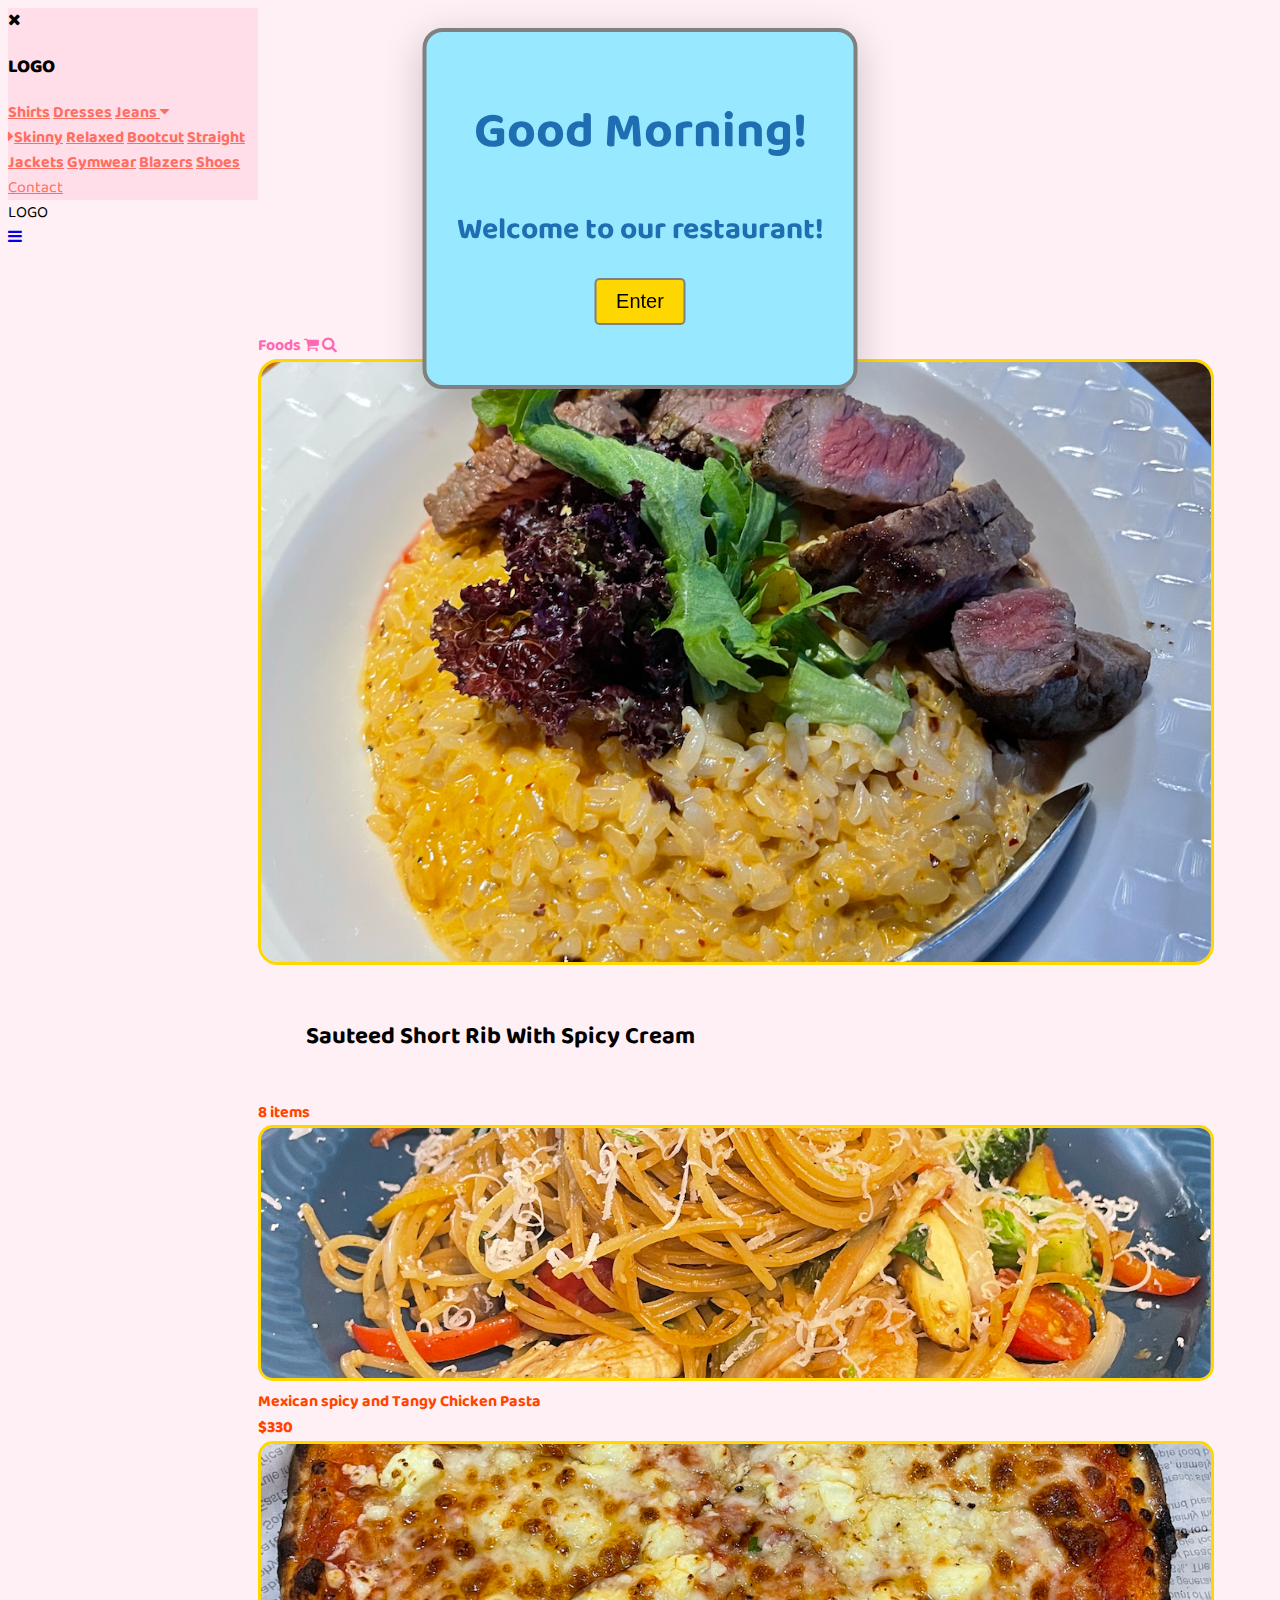
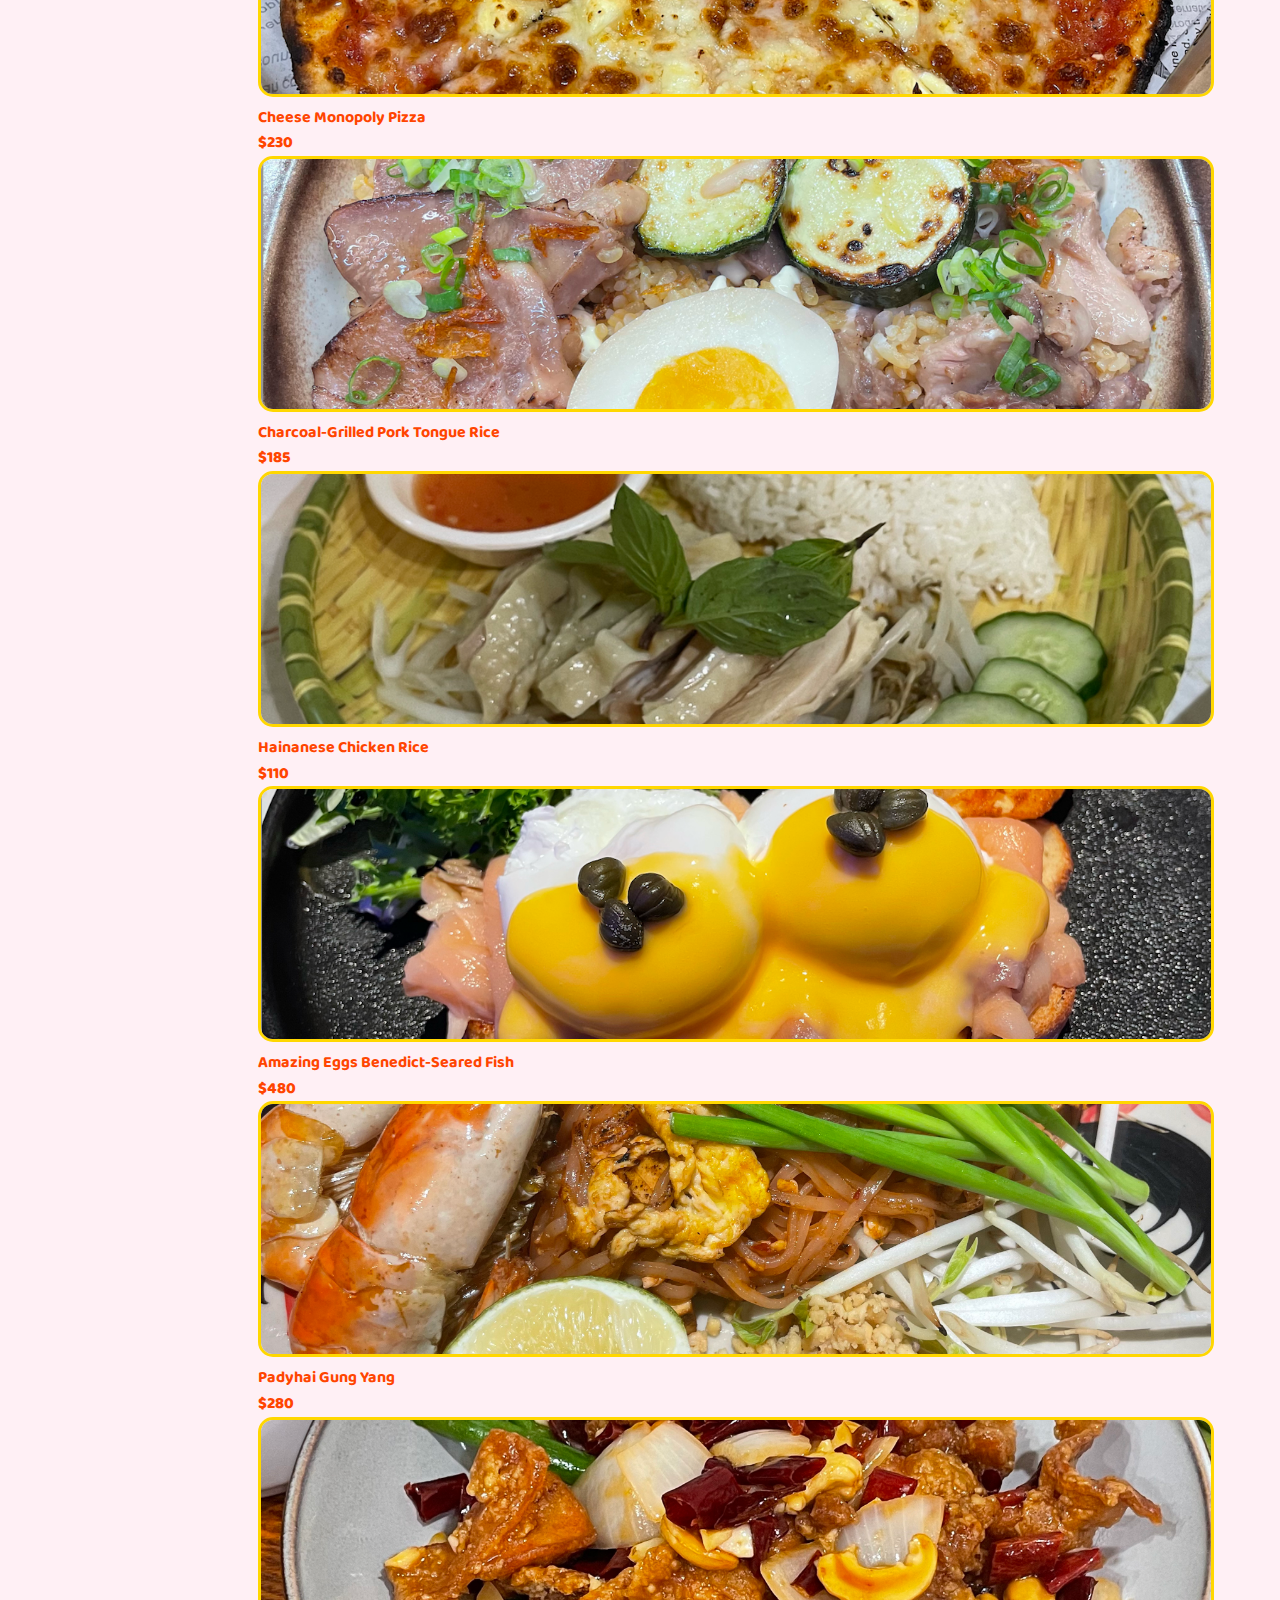
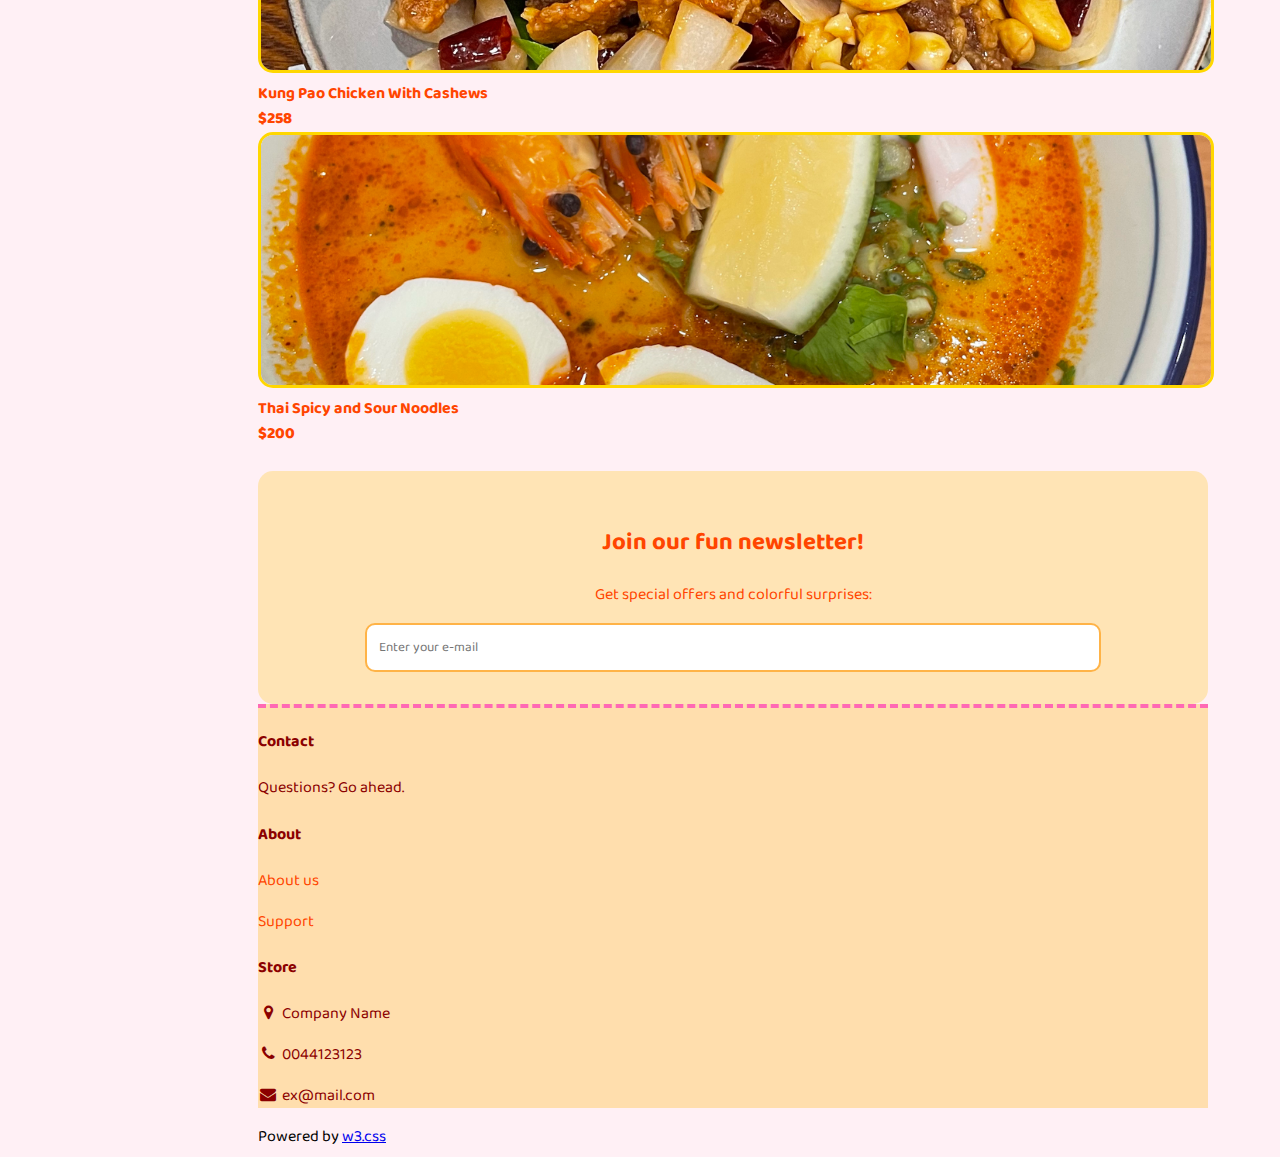
<file: index.html>
<!DOCTYPE html>
  <html>
    <head>
      <title>Kids Food Website</title>
      <meta charset="UTF-8">
      <meta name="viewport" content="width=device-width, initial-scale=1">
      <link rel="stylesheet" href="https://www.w3schools.com/w3css/5/w3.css">
      <link rel="stylesheet" href="https://fonts.googleapis.com/css2?family=Baloo+2:wght@400;700&display=swap">
      <link rel="stylesheet" href="https://cdnjs.cloudflare.com/ajax/libs/font-awesome/4.7.0/css/font-awesome.min.css">
      <link rel="stylesheet" href="newstyle.css">
      <script src="myscript.js" defer></script>
    </head>
    <body class="w3-content" style="max-width:1200px">
      <!--greeting-->
        <div id="greeting">
            <div id="greeting-content">
                <h1 id="greeting1">Good Morning!</h1>
                <h2 id="welcome">Welcome to our restaurant!</h2>
                <button id="enter">Enter</button>
            </div>
        </div>

      <!-- Sidebar/menu -->
        <nav class="w3-sidebar w3-bar-block w3-white w3-collapse w3-top" style="z-index:3;width:250px" id="mySidebar">
        <div class="w3-container w3-display-container w3-padding-16">
          <i onclick="w3_close()" class="fa fa-remove w3-hide-large w3-button w3-display-topright"></i>
          <h3 class="w3-wide"><b>LOGO</b></h3>
        </div>
        <div class="w3-padding-64 w3-large w3-text-grey" style="font-weight:bold">
      <a href="#" class="w3-bar-item w3-button">Shirts</a>
      <a href="#" class="w3-bar-item w3-button">Dresses</a>
      <a onclick="myAccFunc()" href="javascript:void(0)" class="w3-button w3-block w3-white w3-left-align" id="myBtn">
      Jeans <i class="fa fa-caret-down"></i>
      </a>
        <div id="demoAcc" class="w3-bar-block w3-hide w3-padding-large w3-medium">
          <a href="#" class="w3-bar-item w3-button w3-light-grey"><i class="fa fa-caret-right w3-margin-right"></i>Skinny</a>
          <a href="#" class="w3-bar-item w3-button">Relaxed</a>
          <a href="#" class="w3-bar-item w3-button">Bootcut</a>
          <a href="#" class="w3-bar-item w3-button">Straight</a>
        </div>
          <a href="#" class="w3-bar-item w3-button">Jackets</a>
          <a href="#" class="w3-bar-item w3-button">Gymwear</a>
          <a href="#" class="w3-bar-item w3-button">Blazers</a>
          <a href="#" class="w3-bar-item w3-button">Shoes</a>
        </div>
        <a href="#footer" class="w3-bar-item w3-button w3-padding">Contact</a> 
    </nav>

<!-- Top menu on small screens -->
<header class="w3-bar w3-top w3-hide-large w3-black w3-xlarge">
  <div class="w3-bar-item w3-padding-24 w3-wide">LOGO</div>
  <a href="javascript:void(0)" class="w3-bar-item w3-button w3-padding-24 w3-right" onclick="w3_open()"><i class="fa fa-bars"></i></a>
</header>

<!-- Overlay effect -->
<div class="w3-overlay w3-hide-large" onclick="w3_close()" style="cursor:pointer" title="close side menu" id="myOverlay"></div>

<!-- Page content -->
<div class="w3-main" style="margin-left:250px">
  <div class="w3-hide-large" style="margin-top:83px"></div>
  
  <!-- Top header -->
  <header class="w3-container w3-xlarge">
    <p class="w3-left">Foods</p>
    <p class="w3-right">
      <i class="fa fa-shopping-cart w3-margin-right"></i>
      <i class="fa fa-search"></i>
    </p>
  </header>

  <!-- Image header -->
  <div class="w3-display-container w3-container">
    <img src="./3.jpg" alt="Foods" style="width:100%;height: 600px;object-fit: cover; border-radius: 20px;">
    <div class="w3-display-topleft w3-text-white" style="padding:24px 48px">
      <h2 class="w3-jumbo w3-hide-small">Sauteed Short Rib With Spicy Cream</h2>
    </div>
  </div>

  <div class="w3-container w3-text-grey" id="jeans">
    <p>8 items</p>
  </div>
  
  <!-- Product grid -->
  <div class="w3-row">
    <div class="w3-col l3 s6">
      <div class="w3-container">
        <img src="./1.jpg" style="width:100%;height: 250px;object-fit: cover;">
        <p>Mexican spicy and Tangy Chicken Pasta<br><b>$330</b></p>
      </div>
      <div class="w3-container">
        <img src="./7.jpg" style="width:100%;height: 250px;object-fit: cover;">
        <p>Cheese Monopoly Pizza<br><b>$230</b></p>
      </div>
    </div>
    <div class="w3-col l3 s6">
      <div class="w3-container">
        <img src="./5.jpg" style="width:100%;height: 250px;object-fit: cover;">
        <p>Charcoal-Grilled Pork Tongue Rice<br><b>$185</b></p>
      </div>
      <div class="w3-container">
        <img src="./6.jpg" style="width:100%;height: 250px;object-fit: cover;">
        <p>Hainanese Chicken Rice<br><b>$110</b></p>
      </div>
    </div>
    <div class="w3-col l3 s6">
      <div class="w3-container">
        <img src="./8.jpg" style="width:100%;height: 250px;object-fit: cover;">
        <p>Amazing Eggs Benedict-Seared Fish<br><b>$480</b></p>
      </div>
      <div class="w3-container">
        <img src="./4.jpg" style="width:100%;height: 250px;object-fit: cover;">
        <p>Padyhai Gung Yang<br><b>$280</b></p>
      </div>
    </div>
    <div class="w3-col l3 s6">
      <div class="w3-container">
        <img src="./9.jpg" style="width:100%;height: 250px;object-fit: cover;">
        <p>Kung Pao Chicken With Cashews<br><b>$258</b></p>
      </div>
      <div class="w3-container">
        <img src="./2.jpg" style="width:100%;height: 250px;object-fit: cover;">
        <p>Thai Spicy and Sour Noodles<br><b>$200</b></p>
      </div>
    </div>
  </div>

  <!-- Subscribe section (按鈕已移除) -->
  <div class="subscribe-section">
    <h2>Join our fun newsletter!</h2>
    <p>Get special offers and colorful surprises:</p>
    <input type="text" placeholder="Enter your e-mail">
  </div>

  <!-- Footer -->
  <footer class="w3-padding-64 w3-small w3-center" id="footer">
    <div class="w3-row-padding">
      <div class="w3-col s4">
        <h4>Contact</h4>
        <p>Questions? Go ahead.</p>
      </div>
      <div class="w3-col s4">
        <h4>About</h4>
        <p><a href="#">About us</a></p>
        <p><a href="#">Support</a></p>
      </div>
      <div class="w3-col s4 w3-justify">
        <h4>Store</h4>
        <p><i class="fa fa-fw fa-map-marker"></i> Company Name</p>
        <p><i class="fa fa-fw fa-phone"></i> 0044123123</p>
        <p><i class="fa fa-fw fa-envelope"></i> ex@mail.com</p>
      </div>
    </div>
  </footer>

  <div class="w3-black w3-center w3-padding-24">Powered by <a href="https://www.w3schools.com/w3css/default.asp" class="w3-hover-opacity">w3.css</a></div>
</div>
</body>
</html>
</file>
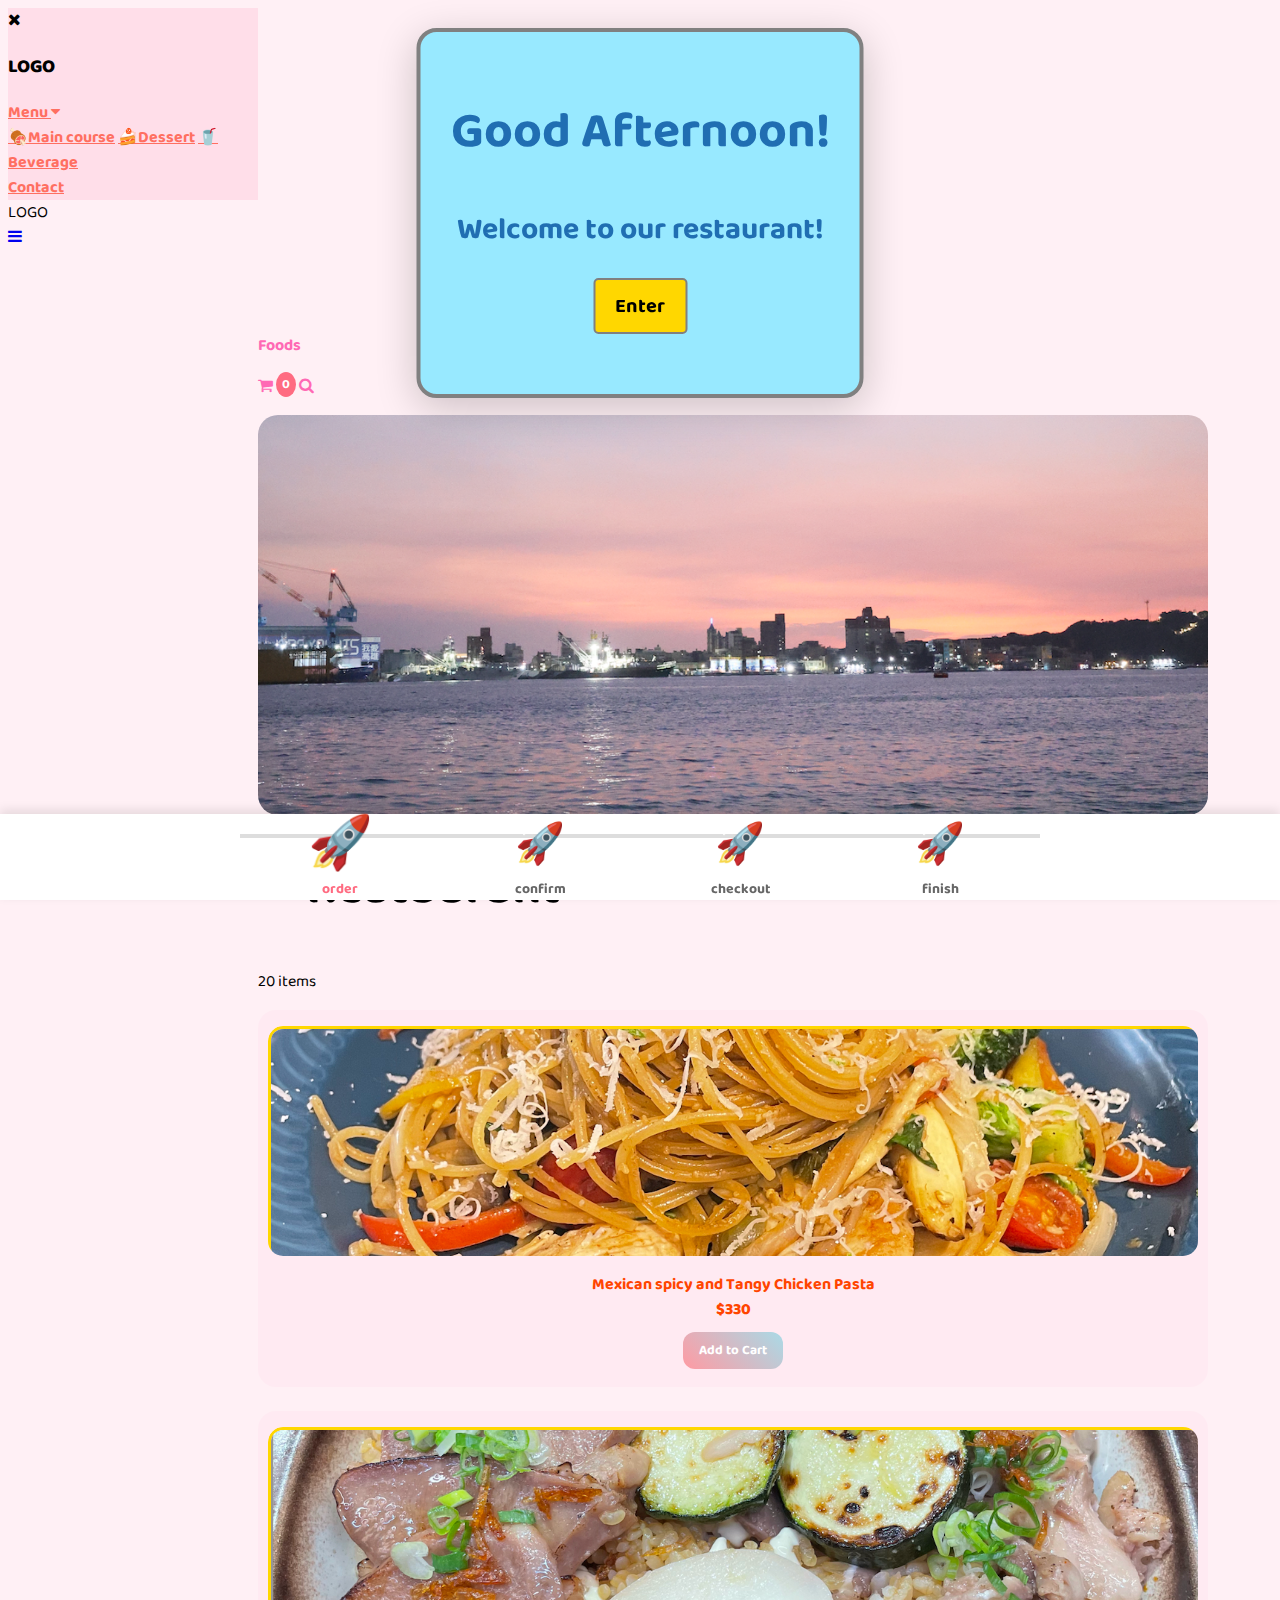
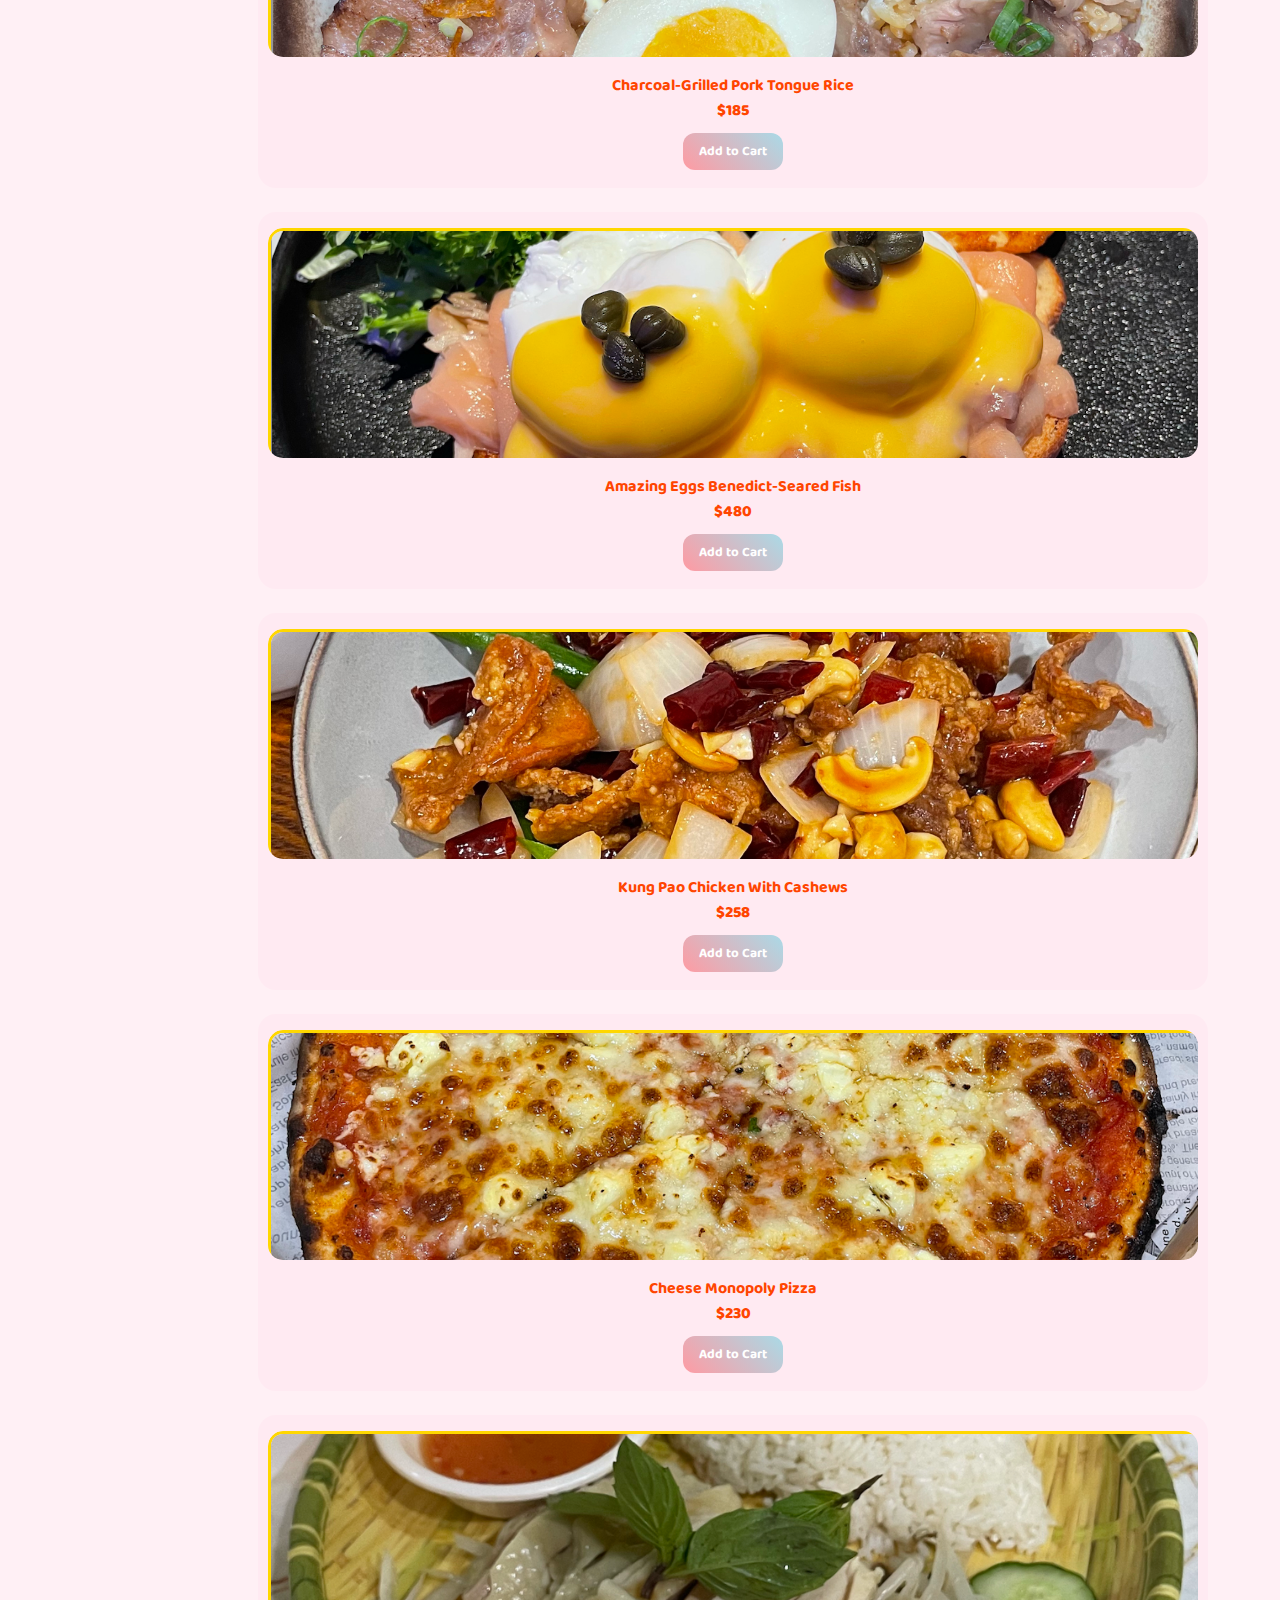
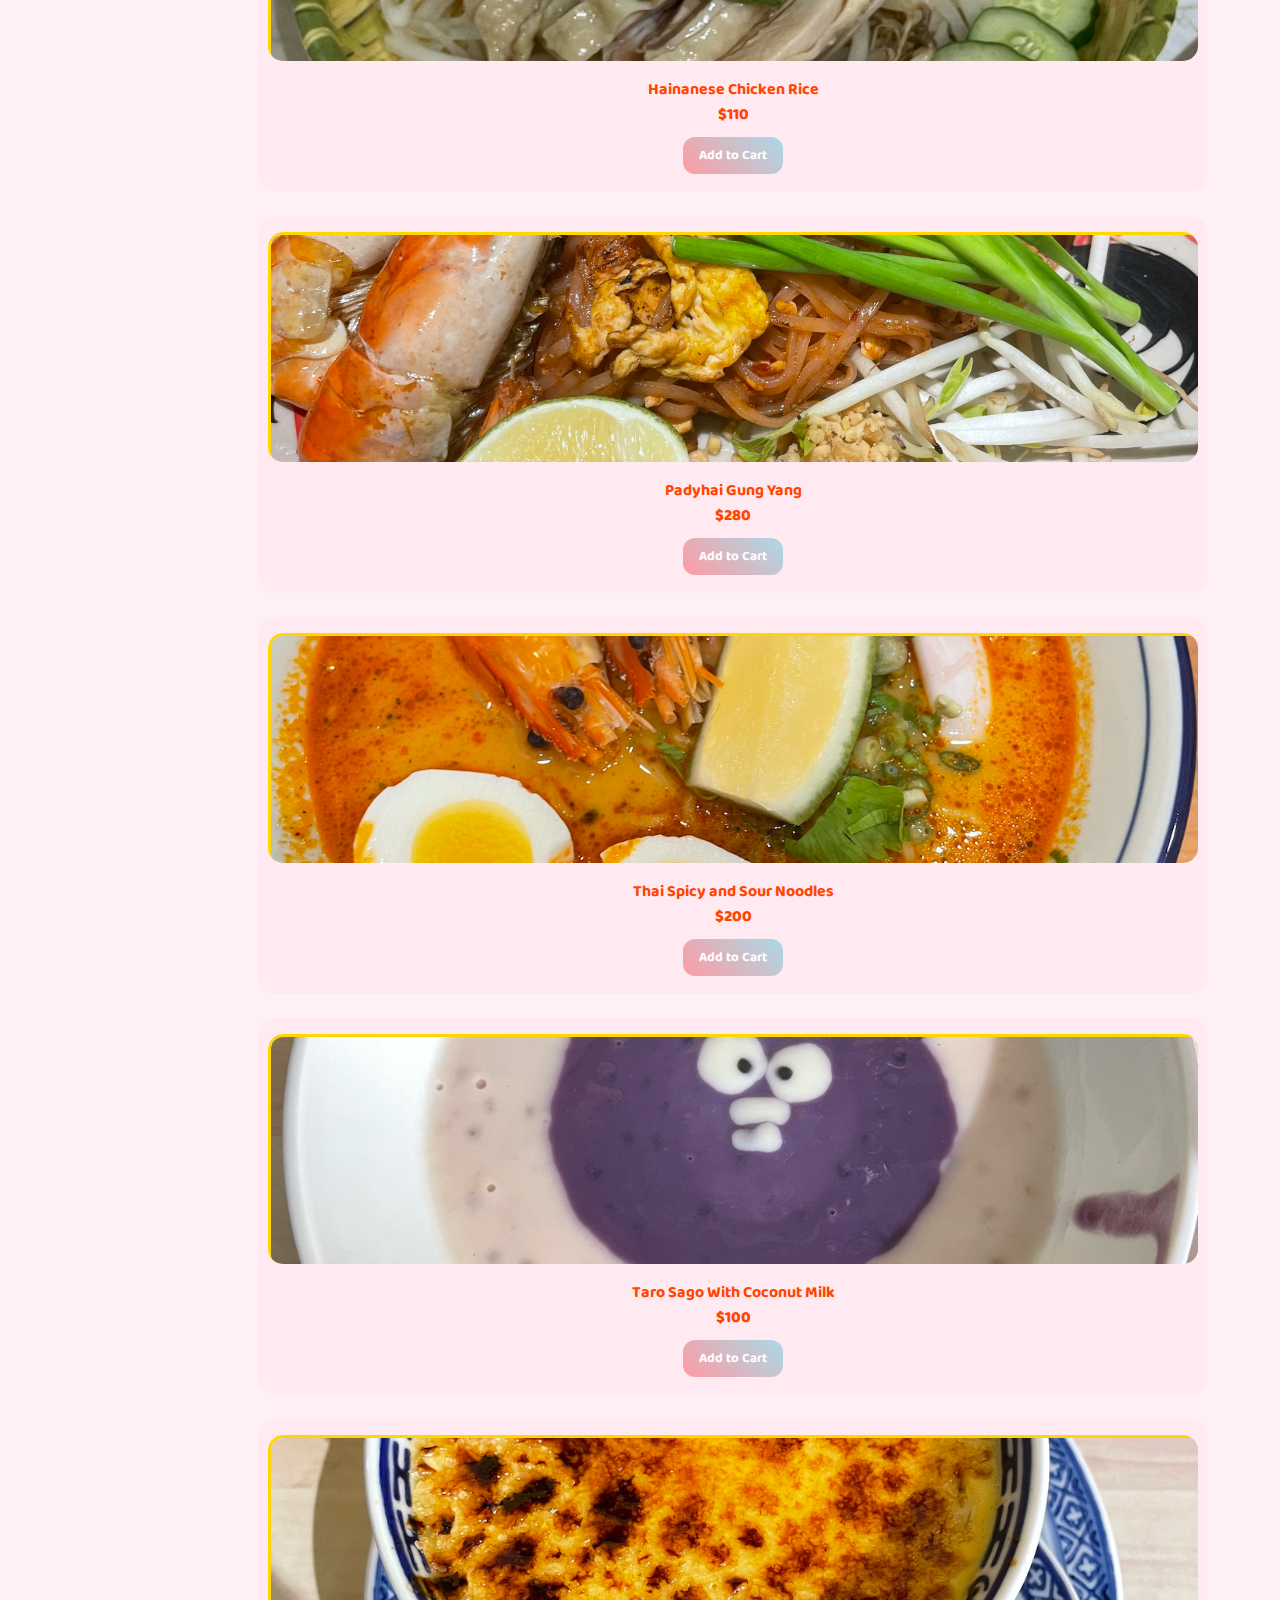
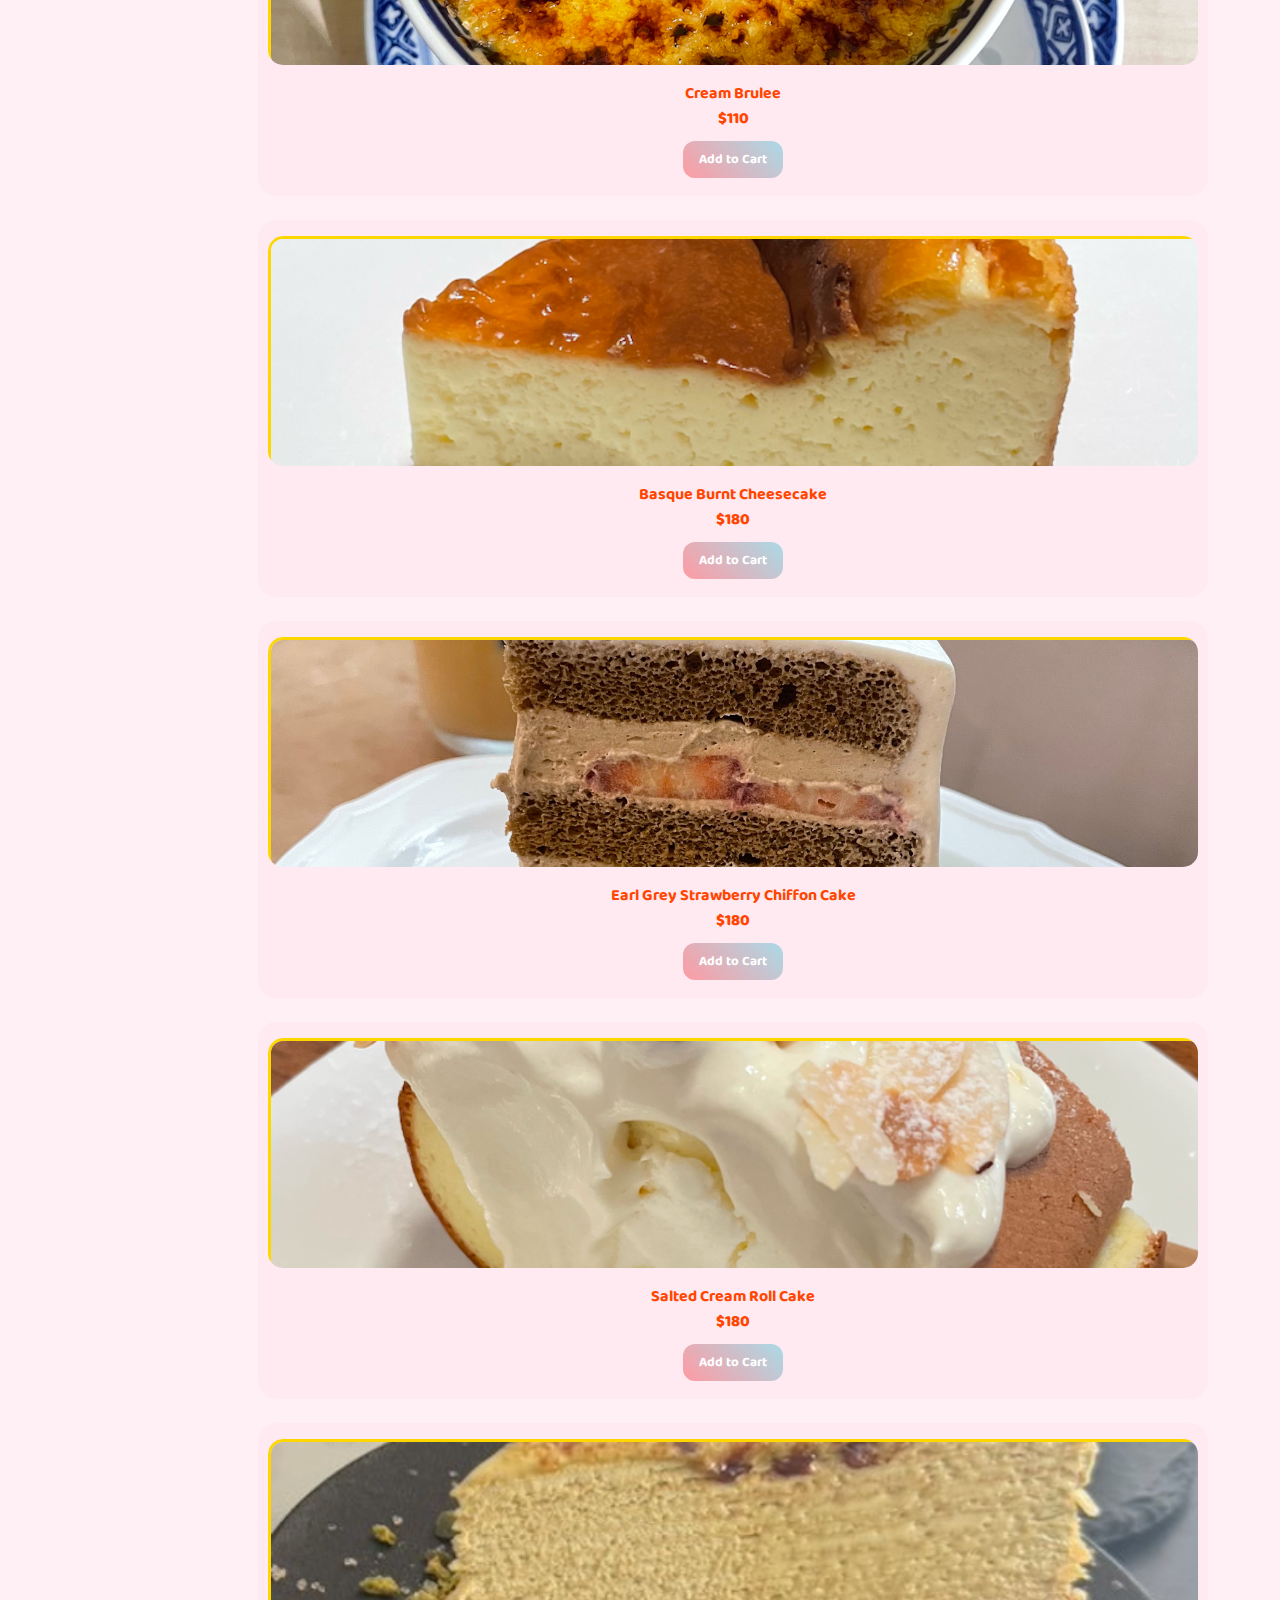
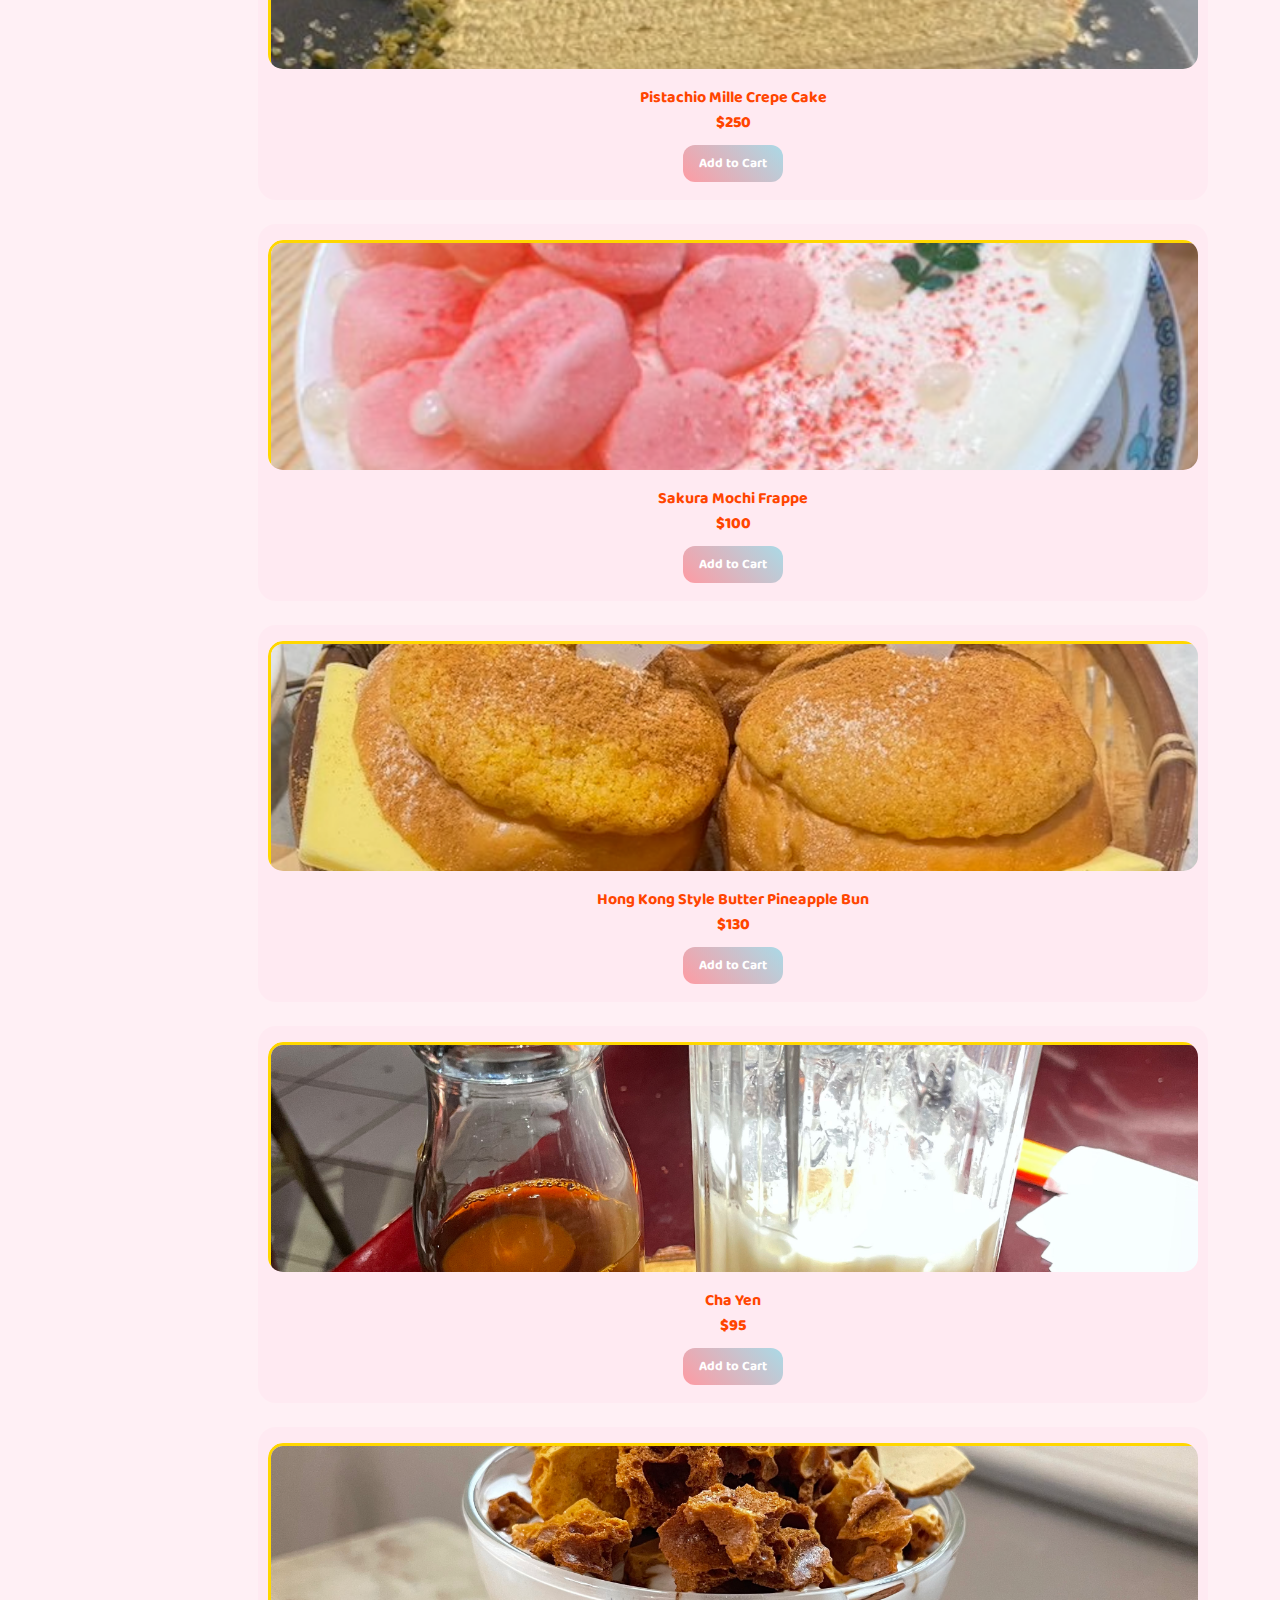
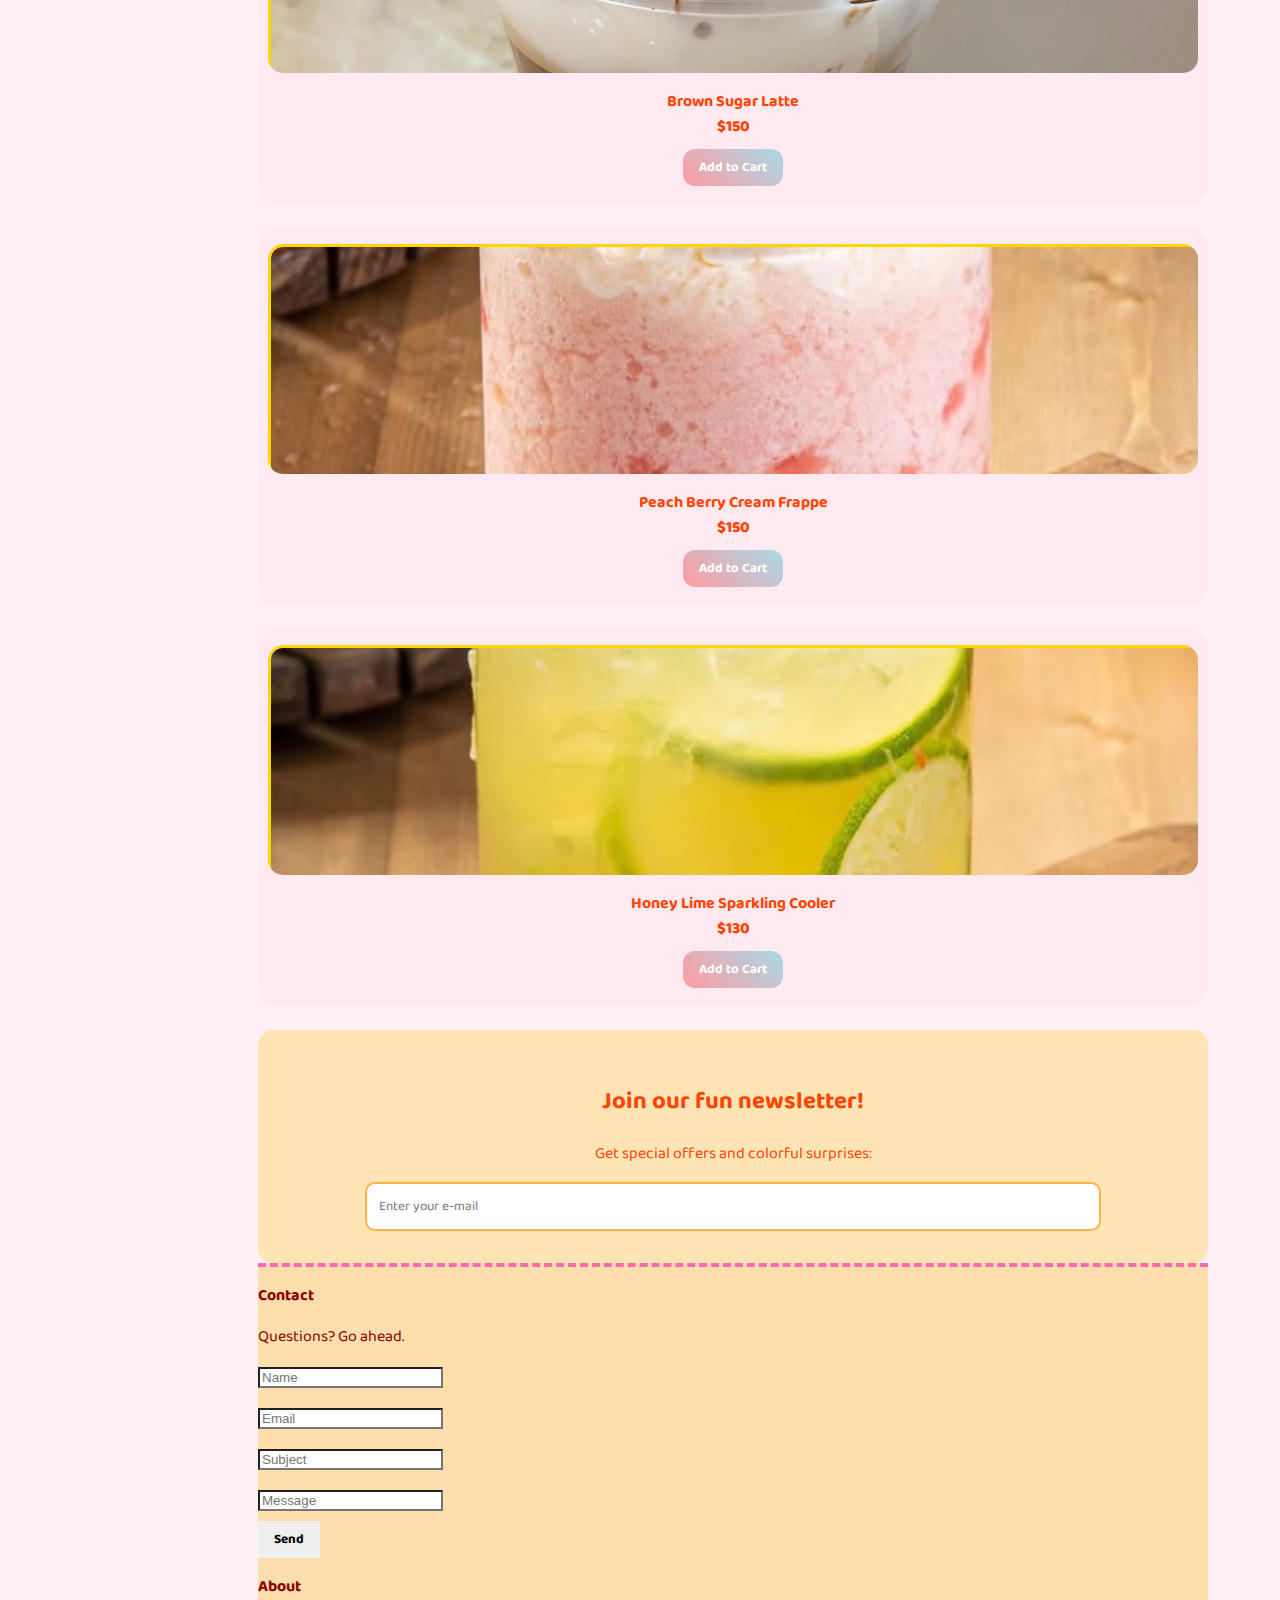
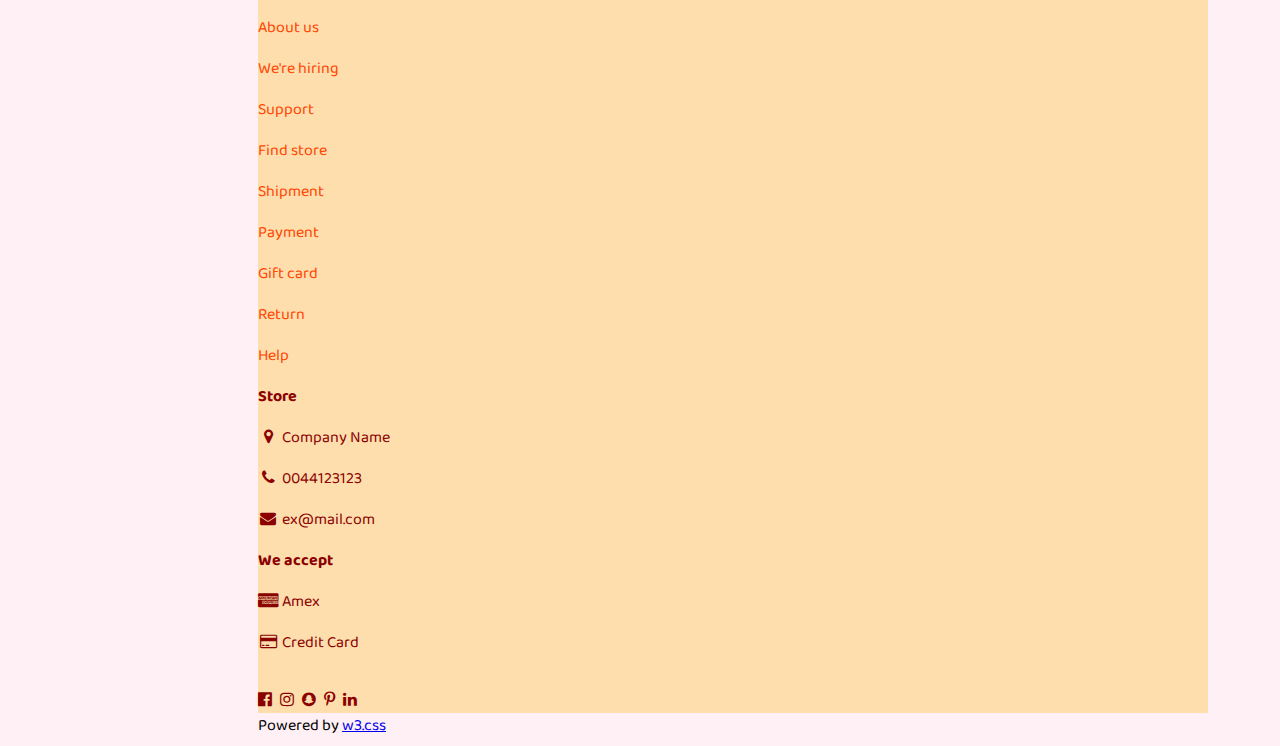
<file: final .html>
<!DOCTYPE html>
<html>
<head>
  <title>Kids Food Website</title>
  <meta charset="UTF-8">
  <meta name="viewport" content="width=device-width, initial-scale=1">
  <link rel="stylesheet" href="https://www.w3schools.com/w3css/5/w3.css">
  <link rel="stylesheet" href="https://fonts.googleapis.com/css2?family=Baloo+2:wght@400;700&display=swap">
  <link rel="stylesheet" href="https://cdnjs.cloudflare.com/ajax/libs/font-awesome/4.7.0/css/font-awesome.min.css">
</head>
<body class="w3-content" style="max-width:1200px">

<!-- Greeting -->
<div id="greeting">
    <h1 id="greeting1">Good Morning!</h1>
    <h2 id="welcome">Welcome to our restaurant!</h2>
    <button id="enter">Enter</button>
</div>

<!-- Sidebar -->
<nav class="w3-sidebar w3-bar-block w3-white w3-collapse w3-top"
     style="z-index:3;width:250px" id="mySidebar">
  <div class="w3-container w3-display-container w3-padding-16">
    <i onclick="w3_close()" class="fa fa-remove w3-hide-large w3-button w3-display-topright"></i>
    <h3 class="w3-wide"><b>LOGO</b></h3>
  </div>
  <div class="w3-padding-64 w3-large w3-text-grey" style="font-weight:bold">
    <!--<a href="#" class="w3-bar-item w3-button">Shirts</a>
    <a href="#" class="w3-bar-item w3-button">Dresses</a>-->
    <a onclick="myAccFunc()" href="javascript:void(0)"
       class="w3-button w3-block w3-white w3-left-align" id="myBtn">
      Menu <i class="fa fa-caret-down"></i>
    </a>
    <div id="demoAcc" class="w3-bar-block w3-hide w3-padding-large w3-medium">
      <a href="#maincourse" class="w3-bar-item w3-button ">🍖Main course</a>
      <a href="#dessert" class="w3-bar-item w3-button">🍰Dessert</a>
      <a href="#beverage" class="w3-bar-item w3-button">🥤Beverage</a>
     </div> 
    <a href="#footer" class="w3-button w3-block w3-white w3-left-align">Contact</a>
</nav>

<!-- Top bar (mobile) -->
<header class="w3-bar w3-top w3-hide-large w3-black w3-xlarge">
  <div class="w3-bar-item w3-padding-24 w3-wide">LOGO</div>
  <a href="javascript:void(0)"
     class="w3-bar-item w3-button w3-padding-24 w3-right"
     onclick="w3_open()"><i class="fa fa-bars"></i></a>
</header>

<div class="w3-overlay w3-hide-large" onclick="w3_close()" style="cursor:pointer"
     title="close side menu" id="myOverlay"></div>

<!-- Main content -->
<div class="w3-main" style="margin-left:250px">
  <div class="w3-hide-large" style="margin-top:83px"></div>

  <header class="w3-container w3-xlarge">
    <p class="w3-left">Foods</p>
    <p class="w3-right">
      <i class="fa fa-shopping-cart w3-margin-right" id="cartIcon"></i>
      <span id="cartCountBadge">0</span>
      <i class="fa fa-search " id="searchIcon"></i>
    </p>
  </header>
<div class="w3-display-container w3-container">
  
  <img src="./22.jpg" alt="Foods"
       style="width:100%;height:400px;object-fit:cover;border-radius:20px;">
  <div class="w3-display-topleft w3-text-white"
       style="padding:24px 48px;">
        <h2 id="heroTitle"
        style="white-space:nowrap;font-size:clamp(24px,4vw,55px);margin:0;">
      Restaurant
    </h2>
  </div>
</div>

<div class="w3-container w3-text-grey">
  <p>20 items</p>
</div>

  <!-- Main course -->
  <section class="w3-row-padding" id="maincourse">
    <!-- 1 -->
    <div class="w3-col l3 s6">
      <div class="w3-container">
        <div class="menu-card">
          <div class="menu-card-inner">
            <div class="card-front">
              <img src="./1.jpg" alt="">
              <div class="hover-card"><span>Click Me!</span></div>
            </div>
            <div class="card-back"><p>This pasta is a little spicy and very yummy! The chicken dances with tasty sauce. 🌶️💃</p></div>
          </div>
        </div>
        <p>Mexican spicy and Tangy Chicken Pasta<br><b>$330</b></p>
        <button class="add-btn" data-name="Mexican spicy and Tangy Chicken Pasta" data-price="330" data-img="./1.jpg">Add to Cart</button>
      </div>
    </div>
    <!-- 2 -->
    <div class="w3-col l3 s6">
      <div class="w3-container">
        <div class="menu-card">
          <div class="menu-card-inner">
            <div class="card-front">
              <img src="./5.jpg" alt="">
              <div class="hover-card"><span>Click Me!</span></div>
            </div>
            <div class="card-back"><p>Smoky rice with soft pork — it smells so good! 🔥🍚</p></div>
          </div>
        </div>
        <p>Charcoal-Grilled Pork Tongue Rice<br><b>$185</b></p>
        <button class="add-btn" data-name="Charcoal-Grilled Pork Tongue Rice" data-price="185" data-img="./5.jpg">Add to Cart</button>
      </div>
    </div>
    <!-- 3 -->
    <div class="w3-col l3 s6">
      <div class="w3-container">
        <div class="menu-card">
          <div class="menu-card-inner">
            <div class="card-front">
              <img src="./8.jpg" alt="">
              <div class="hover-card"><span>Click Me!</span></div>
            </div>
            <div class="card-back"><p>Eggs and fish on toast! So soft and creamy. 🍳🐠</p></div>
          </div>
        </div>
        <p>Amazing Eggs Benedict-Seared Fish<br><b>$480</b></p>
        <button class="add-btn" data-name="Amazing Eggs Benedict-Seared Fish" data-price="480" data-img="./8.jpg">Add to Cart</button>
      </div>
    </div>
    <!-- 4 -->
    <div class="w3-col l3 s6">
      <div class="w3-container">
        <div class="menu-card">
          <div class="menu-card-inner">
            <div class="card-front">
              <img src="./9.jpg" alt="">
              <div class="hover-card"><span>Click Me!</span></div>
            </div>
            <div class="card-back"><p>Crunchy nuts and sweet chicken — a happy bite every time! 🥢</p></div>
          </div>
        </div>
        <p>Kung Pao Chicken With Cashews<br><b>$258</b></p>
        <button class="add-btn" data-name="Kung Pao Chicken With Cashews" data-price="258" data-img="./9.jpg">Add to Cart</button>
      </div>
    </div>
    <!-- 5 -->
    <div class="w3-col l3 s6">
      <div class="w3-container">
        <div class="menu-card">
          <div class="menu-card-inner">
            <div class="card-front">
              <img src="./7.jpg" alt="">
              <div class="hover-card"><span>Click Me!</span></div>
            </div>
            <div class="card-back"><p>So much cheese! It’s melty, stretchy, and super fun! 🧀😋</p></div>
          </div>
        </div>
        <p>Cheese Monopoly Pizza<br><b>$230</b></p>
        <button class="add-btn" data-name="Cheese Monopoly Pizza" data-price="230" data-img="./7.jpg">Add to Cart</button>
      </div>
    </div>
    <!-- 6 -->
    <div class="w3-col l3 s6">
      <div class="w3-container">
        <div class="menu-card">
          <div class="menu-card-inner">
            <div class="card-front">
              <img src="./6.jpg" alt="">
              <div class="hover-card"><span>Click Me!</span></div>
            </div>
            <div class="card-back"><p>Soft chicken and yummy rice — warm and cozy! 🍚💛</p></div>
          </div>
        </div>
        <p>Hainanese Chicken Rice<br><b>$110</b></p>
        <button class="add-btn" data-name="Hainanese Chicken Rice" data-price="110" data-img="./6.jpg">Add to Cart</button>
      </div>
    </div>
    <!-- 7 -->
    <div class="w3-col l3 s6">
      <div class="w3-container">
        <div class="menu-card">
          <div class="menu-card-inner">
            <div class="card-front">
              <img src="./4.jpg" alt="">
              <div class="hover-card"><span>Click Me!</span></div>
            </div>
            <div class="card-back"><p>Noodles, shrimp, and peanuts — what a tasty mix! 🍤🍜</p></div>
          </div>
        </div>
        <p>Padyhai Gung Yang<br><b>$280</b></p>
        <button class="add-btn" data-name="Padyhai Gung Yang" data-price="280" data-img="./4.jpg">Add to Cart</button>
      </div>
    </div>
    <!-- 8 -->
    <div class="w3-col l3 s6">
      <div class="w3-container">
        <div class="menu-card">
          <div class="menu-card-inner">
            <div class="card-front">
              <img src="./2.jpg" alt="">
              <div class="hover-card"><span>Click Me!</span></div>
            </div>
            <div class="card-back"><p>A little sour, a little spicy — and full of fun! 🍋🔥</p></div>
          </div>
        </div>
        <p>Thai Spicy and Sour Noodles<br><b>$200</b></p>
        <button class="add-btn" data-name="Thai Spicy and Sour Noodles" data-price="200" data-img="./2.jpg">Add to Cart</button>
      </div>
    </div>
  </section>

  <!-- Dessert -->
  <section class="w3-row-padding" id="dessert">
    <!-- 9 -->
    <div class="w3-col l3 s6">
      <div class="w3-container">
        <div class="menu-card">
          <div class="menu-card-inner">
            <div class="card-front">
              <img src="./10.jpg" alt="">
              <div class="hover-card"><span>Click Me!</span></div>
            </div>
            <div class="card-back"><p>Sweet purple taro in creamy milk — soft and happy! 💜🥛</p></div>
          </div>
        </div>
        <p>Taro Sago With Coconut Milk<br><b>$100</b></p>
        <button class="add-btn" data-name="Taro Sago With Coconut Milk" data-price="100" data-img="./10.jpg">Add to Cart</button>
      </div>
    </div>
    <!-- 10 -->
    <div class="w3-col l3 s6">
      <div class="w3-container">
        <div class="menu-card">
          <div class="menu-card-inner">
            <div class="card-front">
              <img src="./11.jpg" alt="">
              <div class="hover-card"><span>Click Me!</span></div>
            </div>
            <div class="card-back"><p>Crunch on top, soft inside — like magic sugar! ✨</p></div>
          </div>
        </div>
        <p>Cream Brulee<br><b>$110</b></p>
        <button class="add-btn" data-name="Cream Brulee" data-price="110" data-img="./11.jpg">Add to Cart</button>
      </div>
    </div>
    <!-- 11 -->
    <div class="w3-col l3 s6">
      <div class="w3-container">
        <div class="menu-card">
          <div class="menu-card-inner">
            <div class="card-front">
              <img src="./12.jpg" alt="">
              <div class="hover-card"><span>Click Me!</span></div>
            </div>
            <div class="card-back"><p>A little burnt, a lot yummy! 🧀🔥</p></div>
          </div>
        </div>
        <p>Basque Burnt Cheesecake<br><b>$180</b></p>
        <button class="add-btn" data-name="Basque Burnt Cheesecake" data-price="180" data-img="./12.jpg">Add to Cart</button>
      </div>
    </div>
    <!-- 12 -->
    <div class="w3-col l3 s6">
      <div class="w3-container">
        <div class="menu-card">
          <div class="menu-card-inner">
            <div class="card-front">
              <img src="./15.jpg" alt="">
              <div class="hover-card"><span>Click Me!</span></div>
            </div>
            <div class="card-back"><p>Fluffy cake with tea and strawberries — so pretty! ☁️</p></div>
          </div>
        </div>
        <p>Earl Grey Strawberry Chiffon Cake<br><b>$180</b></p>
        <button class="add-btn" data-name="Earl Grey Strawberry Chiffon Cake" data-price="180" data-img="./15.jpg">Add to Cart</button>
      </div>
    </div>
    <!-- 13 -->
    <div class="w3-col l3 s6">
      <div class="w3-container">
        <div class="menu-card">
          <div class="menu-card-inner">
            <div class="card-front">
              <img src="./17.jpg" alt="">
              <div class="hover-card"><span>Click Me!</span></div>
            </div>
            <div class="card-back"><p>Soft cake roll with sweet cream — yum yum! 🍰💛</p></div>
          </div>
        </div>
        <p>Salted Cream Roll Cake<br><b>$180</b></p>
        <button class="add-btn" data-name="Salted Cream Roll Cake" data-price="180" data-img="./17.jpg">Add to Cart</button>
      </div>
    </div>
    <!-- 14 -->
    <div class="w3-col l3 s6">
      <div class="w3-container">
        <div class="menu-card">
          <div class="menu-card-inner">
            <div class="card-front">
              <img src="./20.jpg" alt="">
              <div class="hover-card"><span>Click Me!</span></div>
            </div>
            <div class="card-back"><p>Many thin cakes stacked tall — like a yummy tower! 🎂💚</p></div>
          </div>
        </div>
        <p>Pistachio Mille Crepe Cake<br><b>$250</b></p>
        <button class="add-btn" data-name="Pistachio Mille Crepe Cake" data-price="250" data-img="./20.jpg">Add to Cart</button>
      </div>
    </div>
    <!-- 15 -->
    <div class="w3-col l3 s6">
      <div class="w3-container">
        <div class="menu-card">
          <div class="menu-card-inner">
            <div class="card-front">
              <img src="./19.jpg" alt="">
              <div class="hover-card"><span>Click Me!</span></div>
            </div>
            <div class="card-back"><p>Pink drink with mochi bits — tastes like spring! 🌸🥤</p></div>
          </div>
        </div>
        <p>Sakura Mochi Frappe<br><b>$100</b></p>
        <button class="add-btn" data-name="Sakura Mochi Frappe" data-price="100" data-img="./19.jpg">Add to Cart</button>
      </div>
    </div>
    <!-- 16 -->
    <div class="w3-col l3 s6">
      <div class="w3-container">
        <div class="menu-card">
          <div class="menu-card-inner">
            <div class="card-front">
              <img src="./21.jpg" alt="">
              <div class="hover-card"><span>Click Me!</span></div>
            </div>
            <div class="card-back"><p>Crunchy top, buttery heart — no pineapple, just happy! 🧈😄</p></div>
          </div>
        </div>
        <p>Hong Kong Style Butter Pineapple Bun<br><b>$130</b></p>
        <button class="add-btn" data-name="Hong Kong Style Butter Pineapple Bun" data-price="130" data-img="./21.jpg">Add to Cart</button>
      </div>
    </div>
  </section>

  <!-- Beverage -->
  <section class="w3-row-padding" id="beverage">
    <!-- 17 -->
    <div class="w3-col l3 s6">
      <div class="w3-container">
        <div class="menu-card">
          <div class="menu-card-inner">
            <div class="card-front">
              <img src="./14.jpg" alt="">
              <div class="hover-card"><span>Click Me!</span></div>
            </div>
            <div class="card-back"><p>Sweet orange milk tea — sip, smile, and happy! 🧡</p></div>
          </div>
        </div>
        <p>Cha Yen<br><b>$95</b></p>
        <button class="add-btn" data-name="Cha Yen" data-price="95" data-img="./14.jpg">Add to Cart</button>
      </div>
    </div>
    <!-- 18 -->
    <div class="w3-col l3 s6">
      <div class="w3-container">
        <div class="menu-card">
          <div class="menu-card-inner">
            <div class="card-front">
              <img src="./16.jpg" alt="">
              <div class="hover-card"><span>Click Me!</span></div>
            </div>
            <div class="card-back"><p>Warm milk and brown sugar — cozy and sweet! 🍯</p></div>
          </div>
        </div>
        <p>Brown Sugar Latte<br><b>$150</b></p>
        <button class="add-btn" data-has-options="true" data-name="Brown Sugar Latte" data-price="150" data-img="./16.jpg">Add to Cart</button>
      </div>
    </div>
    <!-- 19 -->
    <div class="w3-col l3 s6">
      <div class="w3-container">
        <div class="menu-card">
          <div class="menu-card-inner">
            <div class="card-front">
              <img src="./13.jpg" alt="">
              <div class="hover-card"><span>Click Me!</span></div>
            </div>
            <div class="card-back"><p>Peach and berry smoothie — like a rainbow drink! 🌈🍓</p></div>
          </div>
        </div>
        <p>Peach Berry Cream Frappe<br><b>$150</b></p>
        <button class="add-btn" data-name="Peach Berry Cream Frappe" data-price="150" data-img="./13.jpg">Add to Cart</button>
      </div>
    </div>
    <!-- 20 -->
    <div class="w3-col l3 s6">
      <div class="w3-container">
        <div class="menu-card">
          <div class="menu-card-inner">
            <div class="card-front">
              <img src="./18.jpg" alt="">
              <div class="hover-card"><span>Click Me!</span></div>
            </div>
            <div class="card-back"><p>Bubbly and tangy — tickly and fun! ✨🍯🍋</p></div>
          </div>
        </div>
        <p>Honey Lime Sparkling Cooler<br><b>$130</b></p>
        <button class="add-btn" data-has-options="true" data-name="Honey Lime Sparkling Cooler" data-price="130" data-img="./18.jpg">Add to Cart</button>
      </div>
    </div>
  </section>

  <!-- Subscribe -->
  <div class="subscribe-section">
    <h2>Join our fun newsletter!</h2>
    <p>Get special offers and colorful surprises:</p>
    <input type="text" placeholder="Enter your e-mail">
  </div>
  <!-- Back to Top Button -->
<button id="backToTop" title="Go to top">
  <i class="fa fa-arrow-up"></i>
</button>

  <!-- Footer -->
<footer class="w3-padding-64 w3-small" id="footer">
    <div class="w3-row-padding">
      
      <div class="w3-col s4">
        <h4>Contact</h4>
        <p>Questions? Go ahead.</p>
        <form action="#" target="_blank">
          <p><input class="w3-input w3-border" type="text" placeholder="Name" name="Field1"></p>
          <p><input class="w3-input w3-border" type="text" placeholder="Email" name="Field2"></p>
          <p><input class="w3-input w3-border" type="text" placeholder="Subject" name="Field3"></p>
          <p><input class="w3-input w3-border" type="text" placeholder="Message" name="Field4"></p>
          <button type="submit" class="w3-button w3-block w3-black">Send</button>
        </form>
      </div>

      <div class="w3-col s4">
        <h4>About</h4>
        <p><a href="#">About us</a></p>
        <p><a href="#">We're hiring</a></p>
        <p><a href="#">Support</a></p>
        <p><a href="#">Find store</a></p>
        <p><a href="#">Shipment</a></p>
        <p><a href="#">Payment</a></p>
        <p><a href="#">Gift card</a></p>
        <p><a href="#">Return</a></p>
        <p><a href="#">Help</a></p>
      </div>

      <div class="w3-col s4">
        <h4>Store</h4>
        <p><i class="fa fa-fw fa-map-marker"></i> Company Name</p>
        <p><i class="fa fa-fw fa-phone"></i> 0044123123</p>
        <p><i class="fa fa-fw fa-envelope"></i> ex@mail.com</p>
        
        <h4>We accept</h4>
        <p><i class="fa fa-fw fa-cc-amex"></i> Amex</p>
        <p><i class="fa fa-fw fa-credit-card"></i> Credit Card</p>
        
        <br>
        
        <i class="fa fa-facebook-official w3-hover-opacity w3-large"></i>
        <i class="fa fa-instagram w3-hover-opacity w3-large"></i>
        <i class="fa fa-snapchat w3-hover-opacity w3-large"></i>
        <i class="fa fa-pinterest-p w3-hover-opacity w3-large"></i>
        <i class="fa fa-linkedin w3-hover-opacity w3-large"></i>
      </div>
      
    </div>
  </footer>

  <div class="w3-black w3-center w3-padding-24">
    Powered by <a href="https://www.w3schools.com/w3css/default.asp" class="w3-hover-opacity">w3.css</a>
  </div>
</div>

<!-- Progress Bar -->
<div class="progress-container">
  <div class="progress-bar">
    <div class="progress-line">
      <div class="progress-line-fill" id="progressFill"></div>
    </div>
    <div class="progress-step">
      <div class="rocket-icon active" id="step1">🚀</div>
      <div class="step-label active">order</div>
    </div>
    <div class="progress-step">
      <div class="rocket-icon" id="step2">🚀</div>
      <div class="step-label">confirm</div>
    </div>
    <div class="progress-step">
      <div class="rocket-icon" id="step3">🚀</div>
      <div class="step-label">checkout</div>
    </div>
    <div class="progress-step">
      <div class="rocket-icon" id="step4">🚀</div>
      <div class="step-label">finish</div>
    </div>
  </div>
</div>

<!-- Note Modal -->
<div id="noteModal">
  <div class="option-group">
    <label>Ice Level:</label><br>
    <input type="radio" name="ice1" value="Normal" checked> Regular
    <input type="radio" name="ice1" value="Less"> Less
    <input type="radio" name="ice1" value="No Ice"> No Ice
  </div>
  <div class="option-group">
    <label>Sugar Level:</label><br>
    <input type="radio" name="sugar1" value="Normal" checked> Regular
    <input type="radio" name="sugar1" value="Half"> Half
    <input type="radio" name="sugar1" value="Less"> Less
    <input type="radio" name="sugar1" value="No Sugar"> No Sugar
  </div>
  <textarea id="noteText" placeholder="Enter note..."></textarea><br><br>
  <button class="add-btn" id="confirmAdd">Add</button>
  <button class="cancel-btn" id="cancelAdd">Cancel</button>
</div>

<!-- Cart Modal -->
<div id="cartModal">
  <h3>Your Cart</h3>
  <div id="cartList"></div>
  <button class="cancel-btn" id="closeCart">Close</button>
  <button class="confirm-btn" id="confirmCart">Confirm</button>
</div>

<!-- Checkout Modal -->
<div id="checkoutModal">
  <h3>Checkout</h3>
  <p>Please confirm your order and payment method.</p>
  <button class="cancel-btn" id="backToCart">Back</button>
  <button class="confirm-btn" id="payBtn">Pay</button>
</div>

<script>
// Sidebar & menu
function myAccFunc() {
  var x = document.getElementById("demoAcc");
  if (x.className.indexOf("w3-show") == -1) {
    x.className += " w3-show";
  } else {
    x.className = x.className.replace(" w3-show", "");
  }
}
function w3_open() {
  document.getElementById("mySidebar").style.display = "block";
  document.getElementById("myOverlay").style.display = "block";
}
function w3_close() {
  document.getElementById("mySidebar").style.display = "none";
  document.getElementById("myOverlay").style.display = "none";
}
document.getElementById("myBtn").click();

// Greeting
function enterGreeting() {
  var greet1 = document.getElementById("greeting1");
  var greet2 = document.getElementById("welcome");
  var greet=document.getElementById("greeting");
  var now = new Date().getHours();

  if (now >= 5 && now < 12) {
    greet1.textContent = "Good Morning!";
    greet2.textContent = "Welcome to our restaurant!";
    greet.style.background="#f0e680";
  } else if (now >= 12 && now < 17) {
    greet1.textContent = "Good Afternoon!";
    greet2.textContent = "Welcome to our restaurant!";
  } else if (now >= 17 && now < 22) {
    greet1.textContent = "Good Evening!";
    greet2.textContent = "Welcome to our restaurant!";
    greet.style.background="#ffe4b5";
  } else {
    greet1.textContent = "Time to sleep!";
    greet2.textContent = "See you tomorrow!";
    greet.style.background="#21416e";
  }
}

function enter(){
  document.getElementById("greeting").style.display="none";
}


// Progress bar
let currentStep = 1;
function updateProgressBar(step) {
  currentStep = step;
  const steps = [
    { icon: document.getElementById("step1"), label: document.querySelector(".progress-step:nth-child(2) .step-label") },
    { icon: document.getElementById("step2"), label: document.querySelector(".progress-step:nth-child(3) .step-label") },
    { icon: document.getElementById("step3"), label: document.querySelector(".progress-step:nth-child(4) .step-label") },
    { icon: document.getElementById("step4"), label: document.querySelector(".progress-step:nth-child(5) .step-label") },
  ];
  const progressFill = document.getElementById("progressFill");
  progressFill.style.width = ((step - 1) / 3 * 100) + "%";

  steps.forEach((s, i) => {
    s.icon.classList.remove("active", "completed");
    s.label.classList.remove("active", "completed");
    if (i + 1 < step) {
      s.icon.classList.add("completed");
      s.label.classList.add("completed");
    } else if (i + 1 === step) {
      s.icon.classList.add("active");
      s.label.classList.add("active");
    }
  });
}

// Cart & checkout
let cart = [];
let selectedItem = null;

const addButtons = document.querySelectorAll(".w3-row-padding .add-btn");
const noteModal = document.getElementById("noteModal");
const cartModal = document.getElementById("cartModal");
const checkoutModal = document.getElementById("checkoutModal");
const cartList = document.getElementById("cartList");
const cartCountBadge = document.getElementById("cartCountBadge");

const confirmAddBtn = document.getElementById("confirmAdd");
const cancelAddBtn = document.getElementById("cancelAdd");
const cartIcon = document.getElementById("cartIcon");
const closeCartBtn = document.getElementById("closeCart");
const confirmCartBtn = document.getElementById("confirmCart");
const backToCartBtn = document.getElementById("backToCart");
const payBtn = document.getElementById("payBtn");

// (*** 火箭動態移動邏輯 ***) 
const backToTopBtn = document.getElementById("backToTop");
const orderSection = document.querySelector(".progress-container"); // 滾動目標
let scrollPositionBeforeOrder = 0; // 儲存滾動位置

// Add to cart: open note modal (*** 已修改：使用動態JS ***)
addButtons.forEach(btn => {
  btn.addEventListener("click", () => {
    
    // 1. 儲存位置並滾動
    scrollPositionBeforeOrder = window.scrollY;
    orderSection.scrollIntoView({ behavior: 'smooth' });

    // 2. 動態計算火箭新位置 (新邏輯)
    const orderSectionHeight = orderSection.offsetHeight; 
    // 設定火箭的新位置 = 進度條高度 + 20px 間距
    backToTopBtn.style.bottom = `${orderSectionHeight + 20}px`;

    // (原本的邏輯)
    selectedItem = {
      name: btn.dataset.name,
      price: btn.dataset.price,
      img: btn.dataset.img,
      hasOptions: btn.dataset.hasOptions === "true"
    };
    const iceGroup = noteModal.querySelector('.option-group:nth-child(1)');
    const sugarGroup = noteModal.querySelector('.option-group:nth-child(2)');
    if (selectedItem.hasOptions) {
      iceGroup.style.display = "block";
      sugarGroup.style.display = "block";
    } else {
      iceGroup.style.display = "none";
      sugarGroup.style.display = "none";
    }
    noteModal.style.display = "block";
  });
});

// Confirm add item (*** 已修改：恢復火箭位置 ***)
confirmAddBtn.addEventListener("click", () => {
  const note = document.getElementById("noteText").value;
  let ice = "", sugar = "";
  if (selectedItem && selectedItem.hasOptions) {
    ice = noteModal.querySelector('input[name="ice1"]:checked').value;
    sugar = noteModal.querySelector('input[name="sugar1"]:checked').value;
  }
  if (selectedItem) {
    cart.push({ ...selectedItem, note, ice, sugar });
    cartCountBadge.textContent = cart.length;
  }
  document.getElementById("noteText").value = "";
  noteModal.style.display = "none";
  updateProgressBar(1);

  // (新邏輯) 恢復火箭原始位置
  backToTopBtn.style.bottom = '80px'; // 恢復到 CSS 檔案中的原始設定
});

// Cancel add (*** 已修改：恢復火箭位置 ***)
cancelAddBtn.addEventListener("click", () => {
  // 1. 滾動回使用者原本的位置
  if (scrollPositionBeforeOrder >= 0) { 
    window.scrollTo({
      top: scrollPositionBeforeOrder,
      behavior: 'smooth'
    });
  }

  // 2. (新邏輯) 恢復火箭原始位置
  backToTopBtn.style.bottom = '80px'; // 恢復到 CSS 檔案中的原始設定

  // (原本的邏輯)
  document.getElementById("noteText").value = "";
  noteModal.style.display = "none";
});

// Render cart
function renderCart() {
  cartList.innerHTML = "";
  cart.forEach((item, index) => {
    const div = document.createElement("div");
    div.classList.add("cart-item");
    div.innerHTML = `
      <img src="${item.img}">
      <div class="cart-item-info">
        <b>${item.name}</b><br>
        $${item.price}<br>
        Ice: ${item.ice || '-'}<br>
        Sugar: ${item.sugar || '-'}<br>
        Note: ${item.note || ''}
      </div>
      <button class="remove-btn" data-index="${index}">delete</button>
    `;
    cartList.appendChild(div);
  });
}

// Open cart
cartIcon.addEventListener("click", () => {
  renderCart();
  cartModal.style.display = "block";
  updateProgressBar(2);
});

// Delete item in cart
cartList.addEventListener("click", (e) => {
  if (e.target.classList.contains("remove-btn")) {
    const index = parseInt(e.target.dataset.index, 10);
    cart.splice(index, 1);
    cartCountBadge.textContent = cart.length;
    renderCart();
  }
});

// Close cart
closeCartBtn.addEventListener("click", () => {
  cartModal.style.display = "none";
  updateProgressBar(1);
});

// Cart Confirm → go to checkout
confirmCartBtn.addEventListener("click", () => {
  if (cart.length === 0) {
    alert("Your cart is empty!");
    return;
  }
  cartModal.style.display = "none";
  checkoutModal.style.display = "block";
  updateProgressBar(3);
});

// Checkout Back
backToCartBtn.addEventListener("click", () => {
  checkoutModal.style.display = "none";
  cartModal.style.display = "block";
  updateProgressBar(2);
});

// Checkout Pay → finish
payBtn.addEventListener("click", () => {
  updateProgressBar(4);
  setTimeout(() => {
    alert("Your order has been placed. Thank you for dining with us!");
    cart = [];
    renderCart();
    cartCountBadge.textContent = 0;
    checkoutModal.style.display = "none";
    updateProgressBar(1);
  }, 300);
});

// Flip cards
const menuCards = document.querySelectorAll('.menu-card');
menuCards.forEach(card => {
  const cardFront = card.querySelector('.card-front');
  const cardBack = card.querySelector('.card-back');
  if (cardFront) {
    cardFront.addEventListener('click', () => {
      card.classList.toggle('flipped');
    });
  }
  if (cardBack) {
    cardBack.addEventListener('click', () => {
      card.classList.remove('flipped');
    });
  }
});

// Back to top button 
// (變數宣告已移到上面)
window.addEventListener("scroll", () => {
  if (window.pageYOffset > 300) {
    backToTopBtn.classList.add("show");
  } else {
    backToTopBtn.classList.remove("show");
  }
});

backToTopBtn.addEventListener("click", () => {
  window.scrollTo({
    top: 0,
    behavior: "smooth"
  });
});


// === 0. (新) 儲存所有品項的「原始 HTML」 ===
// 這段程式碼會在頁面載入時，只執行一次
const searchItems = document.querySelectorAll("section.w3-row-padding .w3-container > p:first-of-type");
const originalItemHTML = new Map();
searchItems.forEach(p => {
    originalItemHTML.set(p, p.innerHTML);
});
// ==========================================


const header = document.querySelector(".w3-main header");
const searchIcon = document.getElementById("searchIcon");

// === 1. 在 header 內加入搜尋欄容器 ===
const searchWrapper = document.createElement("div");
searchWrapper.style.position = "absolute";
searchWrapper.style.top = "20px";
searchWrapper.style.right = "60px";
searchWrapper.style.display = "none";
searchWrapper.style.alignItems = "center";
searchWrapper.style.background = "white";
searchWrapper.style.border = "3px solid gold";
searchWrapper.style.borderRadius = "12px";
searchWrapper.style.padding = "8px";
searchWrapper.style.boxShadow = "0 4px 10px rgba(0,0,0,0.2)";
searchWrapper.style.zIndex = "999";

searchWrapper.innerHTML = `
  <input type="text" id="keywordInput" placeholder="Search foods..."
    style="padding:6px 8px;font-size:15px;border-radius:8px;border:2px solid gold;width:180px;">
  <button id="searchBtn" style="background:linear-gradient(45deg,#FFD700,#FF9AA2);border:none;
    color:white;padding:6px 10px;border-radius:8px;margin-left:6px;cursor:pointer;">Go</button>
  <button id="closeSearch" style="background:none;border:none;color:gray;font-size:18px;
    margin-left:6px;cursor:pointer;">❌</button>
  <span id="searchResultMsg" style="font-size:14px;color:#FF69B4;margin-left:8px;"></span>
`;
header.appendChild(searchWrapper);

// === 2. 顯示 / 隱藏 搜尋欄 (*** 關閉按鈕已更新 ***) ===
searchIcon.addEventListener("click", () => {
  if (searchWrapper.style.display === "none") {
    searchWrapper.style.display = "flex";
    document.getElementById("keywordInput").focus();
  } else {
    searchWrapper.style.display = "none";
  }
});

document.getElementById("closeSearch").addEventListener("click", () => {
  searchWrapper.style.display = "none";
  document.getElementById("keywordInput").value = "";
  document.getElementById("searchResultMsg").textContent = "";

  // --- (已修正) 關閉時，恢復成原始 HTML ---
  searchItems.forEach(p => {
    p.innerHTML = originalItemHTML.get(p);
  });
});

// === 3. 搜尋邏輯 (*** 已修正：不會弄亂格式 ***) ===
function searchKeyword() {
  const keyword = document.getElementById("keywordInput").value.trim();
  const resultMsg = document.getElementById("searchResultMsg");
  resultMsg.textContent = "";

  // --- 1. (已修正) 清除標註：恢復成原始 HTML ---
  searchItems.forEach(p => {
    p.innerHTML = originalItemHTML.get(p);
  });

  // 如果關鍵字為空，就到此為止 (只做清除)
  if (!keyword) return;

  const regex = new RegExp(`(${keyword})`, "gi");
  
  let matchCount = 0;
  let firstMatch = null;

  // --- 2. (已修正) 搜尋與標記 ---
  searchItems.forEach(p => {
    const originalHTML = originalItemHTML.get(p); // 取得原始 HTML (包含 <b> 等)
    const originalText = p.textContent; // 取得純文字 (只用來比對)

    if (originalText.match(regex)) {
      matchCount++;
      
      // (重點) 在「原始 HTML」上進行替換，這樣 <b> 和 <br> 標籤就會被保留
      const newHTML = originalHTML.replace(regex, `<mark style="background-color:yellow;">$1</mark>`);
      p.innerHTML = newHTML;
      
      if (!firstMatch) firstMatch = p;
    }
  });

  // 3. 顯示結果
  if (matchCount > 0) {
    resultMsg.textContent = `Found ${matchCount} result${matchCount > 1 ? 's' : ''}`;
    firstMatch.scrollIntoView({ behavior: "smooth", block: "center" });
  } else {
    resultMsg.textContent = "No match found.";
  }
}

// === 4. 事件設定 (*** Esc 鍵已更新 ***) ===
document.getElementById("searchBtn").addEventListener("click", searchKeyword);

document.addEventListener("keydown", e => {
  if (e.key === "Enter" && searchWrapper.style.display === "flex") {
    searchKeyword();
  }
  if (e.key === "Escape" && searchWrapper.style.display === "flex") {
    searchWrapper.style.display = "none";
    document.getElementById("keywordInput").value = "";
    document.getElementById("searchResultMsg").textContent = "";
    
    // --- (已修正) 按 Esc 時，恢復成原始 HTML ---
     searchItems.forEach(p => {
        p.innerHTML = originalItemHTML.get(p);
    });
  }
});

// On load
window.onload = function() {
  document.getElementById("enter").onclick = enter;
  enterGreeting();
};
</script>

<style>
body,h1,h2,h3,h4,h5,h6,.w3-wide {
  font-family: 'Baloo 2', cursive;
}
@media (max-width: 600px) {
  .w3-row-padding {
    display: flex !important;
    flex-wrap: wrap !important;
    margin: 0 -4px !important;
  }
  
  .w3-row-padding > .w3-col.s6 {
    width: 50% !important;
    max-width: 50% !important;
    flex: 0 0 50% !important;
    float: none !important;
    padding: 0 4px !important;
    box-sizing: border-box !important;
  }
  
  .w3-row-padding .w3-container {
    padding: 12px 6px 14px !important;
    margin-bottom: 8px !important;
  }
}
.w3-sidebar {
  background-color: #FFDEE9;
}
.w3-sidebar a {
  font-family: 'Baloo 2', cursive;
  color: #FF6F61;
}
.w3-sidebar a:hover {
  color: #FFB347;
}
body {
  background: #FFF0F5;
}
.w3-main header p {
  color: #FF69B4;
  font-weight: bold;
}
.w3-row-padding .w3-container img {
  border-radius: 15px;
  border: 3px solid #FFD700;
  width: 100%;
  height: 230px;
  object-fit: cover;
  display: block;
  margin-bottom: 10px;
}
.w3-row-padding .w3-container {
  text-align: center;
  margin-bottom: 24px;
  background-color: #FFEAF2;
  border-radius: 18px;
  padding: 16px 10px 18px;
}
.w3-row-padding .w3-container p {
  color: #FF4500;
  font-weight: bold;
  font-size: 16px;
  margin-bottom: 10px;
}
.subscribe-section {
  background-color: #FFE4B5;
  border-radius: 15px;
  padding: 32px;
  text-align: center;
  color: #FF4500;
  margin-top: 24px;
}
.subscribe-section input {
  width: 80%;
  padding: 12px;
  border-radius: 10px;
  border: 2px solid #FFB347;
  font-family: 'Baloo 2', cursive;
}
footer {
  background-color: #FFDEAD;
  border-top: 4px dashed #FF69B4;
  color: #8B0000;
}
footer a {
  color: #FF4500;
  text-decoration: none;
}
footer a:hover {
  color: #FF69B4;
}

/* 幫 footer 中的標題和段落加上一些間距 */
footer h4 {
  font-weight: bold;
  margin-top: 16px;
  margin-bottom: 12px;
}
footer p {
  margin-bottom: 8px;
}
/* 讓表單輸入框和按鈕的邊角更銳利，以符合圖片 */
footer .w3-input,
footer .w3-button {
  border-radius: 0;
}
/* 幫社群圖示增加一點間距 */
footer .w3-large {
  margin-right: 5px;
  cursor: pointer;
}
button {
  border:none;
  border-radius:12px;
  padding:8px 16px;
  font-family:'Baloo 2', cursive;
  font-weight:bold;
  cursor:pointer;
  transition:0.3s;
}
button:hover {
  transform:scale(1.05);
}
button.add-btn {
  background: linear-gradient(45deg, #FF9AA2, #a9dae7);
  color:white;
}
button.cancel-btn,
button.confirm-btn {
  background: linear-gradient(45deg, #FF6B6B, #a8d5f2);
  color:white;
}
#noteModal, #cartModal, #checkoutModal {
  box-sizing:border-box;
}
#noteModal {
  border:3px solid #bbe8f9;
  background:#fdfdfd;
  padding:30px;
  border-radius:20px;
  display:none;
  position:fixed;
  top:50%;
  left:50%;
  transform:translate(-50%, -50%);
  z-index:10;
}
#noteModal textarea {
  border-radius:12px;
  border:2px solid #FFB347;
  padding:10px;
  width:100%;
}
#cartModal {
  border:3px solid #FFB347;
  background:#FFF0F5;
  border-radius:20px;
  padding:15px;
  display:none;
  position:fixed;
  top:50%;
  left:50%;
  transform:translate(-50%, -50%);
  width:90%;
  max-width:500px;
  z-index:10;
}
#checkoutModal {
  border:3px solid #FFB347;
  background:#FFF7FB;
  border-radius:20px;
  padding:20px;
  display:none;
  position:fixed;
  top:50%;
  left:50%;
  transform:translate(-50%, -50%);
  width:80%;
  max-width:400px;
  z-index:11;
  text-align:center;
}
#cartList div.cart-item {
  border:2px dashed #FFB347;
  border-radius:12px;
  padding:8px;
  margin-bottom:8px;
  background:#FFE4B5;
  display:flex;
  align-items:center;
}
#cartList img {
  border-radius:12px;
  border:2px solid #FFB347;
  width:60px;
  height:60px;
  object-fit:cover;
  margin-right:10px;
}
#cartCountBadge {
  background:#FF6B81;
  color:white;
  font-weight:bold;
  font-size:13px;
  padding:2px 6px;
  border-radius:50%;
  vertical-align:top;
}
.remove-btn {
  background:none;
  border:none;
  color:#ff4b5c;
  font-weight:bold;
  cursor:pointer;
}
.remove-btn:hover {
  color:#ff0000;
  transform:scale(1.05);
}
#greeting{
    position:fixed;
    padding:40px 30px;
    text-align: center;
    margin:20px auto;
    left:50%;
    transform:translateX(-50%);
    border-radius: 20px;
    border: 4px solid gray;
    animation-name:popgreeting;
    animation-duration:2s;
    max-width:500px;
    background: rgb(152, 233, 255);
    box-shadow: 0 10px 40px rgba(0, 0, 0, 0.2);
    z-index: 9999;  
}
#greeting1{
    font-size:50px;
    color:rgb(32, 110, 178);
    margin-top:20px;
}
#welcome{
    font-size:30px;
    color:rgb(32, 110, 178);
    margin-top:10px;
}
#enter{
    font-size: 20px;
    padding:10px 20px;
    text-align: center;
    position:relative;
    margin-bottom:20px;
    border-radius: 5px;
    border: 2px solid gray;
    background-color: gold;
}
#cartIcon,
.w3-container .fa-search {
  cursor: pointer;
}


 #cartIcon:hover, 
#searchIcon:hover {
  transform: scale(1.3);
  transition: transform 0.3s ease;
}

  
/* 讓每一項購物車項目左右排列：左邊是圖片＋文字，右邊是 delete */
#cartList .cart-item {
  display: flex;
  justify-content: space-between; /* 左右兩側分開 */
  align-items: flex-start;
  border: 2px dashed #FFB347;
  border-radius: 15px;
  background: #FFE4B5;
  padding: 12px 16px;
  margin-bottom: 12px;
}

/* 左側：圖片＋文字區 */
#cartList .cart-item-info {
  flex: 1;
  margin-left: 10px;
  color: #222;
  font-weight: 500;
}

/* 右側 delete 按鈕固定靠右、垂直置中 */
#cartList .remove-btn {
  align-self: center;
  margin-left: auto;
  background: none;
  border: none;
  color: #ff4b5c;
  font-weight: bold;
  font-size: 16px;
  cursor: pointer;
  transition: transform 0.2s, color 0.2s;
}

/* hover 效果 */
#cartList .remove-btn:hover {
  color: #ff0000;
  transform: scale(1.1);
}

/* 調整圖片圓角與外框 */
#cartList img {
  width: 70px;
  height: 70px;
  border-radius: 12px;
  border: 2px solid #FFB347;
  object-fit: cover;
  margin-right: 10px;
}

@keyframes popgreeting{
  from{opacity:0;}
  to{opacity:1;}
}
.menu-card {
  position:relative;
  width:100%;
  height:230px;
  perspective:1000px;
  margin-bottom:10px;
}
.menu-card-inner {
  position:relative;
  width:100%;
  height:230px;
  transform-style:preserve-3d;
  transition:transform 0.6s;
}
.menu-card.flipped .menu-card-inner {
  transform:rotateY(180deg);
}
.card-front, .card-back {
  position:absolute;
  width:100%;
  height:100%;
  backface-visibility:hidden;
  border-radius:15px;
  overflow:hidden;
}
.card-front img {
  border-radius:15px;
  border:3px solid #FFD700;
  width:100%;
  height:230px;
  object-fit:cover;
}
.card-back {
  transform:rotateY(180deg);
  display:flex;
  justify-content:center;
  align-items:center;
  padding:10px;
  box-sizing:border-box;
  border:3px solid #FFD700;
  background:#ffbdde;
  cursor: pointer;
}
.hover-card {
  position:absolute;
  top:0;
  left:0;
  width:100%;
  height:100%;
  background:rgba(215, 174, 195, 0.9);
  display:flex;
  justify-content:center;
  align-items:center;
  opacity:0;
  transition:opacity 0.3s;
  border-radius:15px;
}
.card-front:hover .hover-card {
  opacity:1;
  cursor: pointer;
}
.progress-container {
  position:fixed;
  bottom:0;
  left:0;
  right:0;
  background:white;
  box-shadow:0 -4px 10px rgba(0,0,0,0.1);
  z-index:5;
}
.progress-bar {
  display:flex;
  justify-content:space-around;
  align-items:center;
  max-width:800px;
  margin:0 auto;
  position:relative;
}
.progress-step {
  display:flex;
  flex-direction:column;
  align-items:center;
  flex:1;
  position:relative;
  z-index:2;
}
.rocket-icon {
  font-size:40px;
  color:#ccc;
  transition:all 0.5s;
}
.rocket-icon.active {
  color:#FF6B81;
  transform:scale(1.3);
}
.rocket-icon.completed {
  color:#4CAF50;
}
.step-label {
  font-size:14px;
  font-weight:bold;
  color:#666;
}
.step-label.active {
  color:#FF6B81;
}
.step-label.completed {
  color:#4CAF50;
}
.progress-line {
  position:absolute;
  top:20px;
  left:0;
  right:0;
  height:4px;
  background:#ddd;
  z-index:1;
}
.progress-line-fill {
  height:100%;
  background:linear-gradient(90deg,#FF6B81,#4CAF50);
  width:0%;
  transition:width 0.5s;
}
#backToTop {
  position: fixed;
  bottom: 80px;
  right: 20px;
  z-index: 99;
  background: linear-gradient(135deg, #FF9AA2, #FFB347);
  color: white;
  border: 3px solid #FFD700;
  border-radius: 50%;
  width: 55px;
  height: 55px;
  font-size: 24px;
  cursor: pointer;
  opacity: 0;
  visibility: hidden;
  transition: all 0.3s ease;
  box-shadow: 0 4px 15px rgba(255, 107, 129, 0.4);
  display: flex;
  align-items: center;
  justify-content: center;
  margin-left:10px;
}

#backToTop.show {
  opacity: 1;
  visibility: visible;
}

#backToTop:hover {
  transform: translateY(-5px) scale(1.1);
  box-shadow: 0 6px 20px rgba(255, 107, 129, 0.6);
  background: linear-gradient(135deg, #FFB347, #FF9AA2);
}

#backToTop:active {
  transform: translateY(-2px) scale(1.05);
}

@media (max-width: 600px) {
  #backToTop {
    bottom: 90px;
    right: 15px;
    width: 50px;
    height: 50px;
    font-size: 20px;
  }
}

#heroTitle {
  white-space: nowrap !important;  /* 一律不換行 */
  word-break: keep-all;            /* 不隨便拆字 */
  max-width: 100%;
  font-size: clamp(20px, 4vw, 40px); /* 小螢幕自動縮小字體，避免超出去 */
}


/* 針對平板寬度（例如1024以下）再調整字體 */
@media (max-width: 1024px) {
  #heroTitle {
    font-size: clamp(20px, 4vw, 40px);
  }
}


#backToTop:active {
    transform: translateY(0) scale(0.95);
  }

#backToTop.at-order-position {
    /* 這是火箭的新位置，您可以調整 '350px' 這個數字 */
    bottom: 350px;
    transition: all 0.3s ease; /* 確保移動是平滑的 */
  }  

</style>

</body>
</html>
</file>
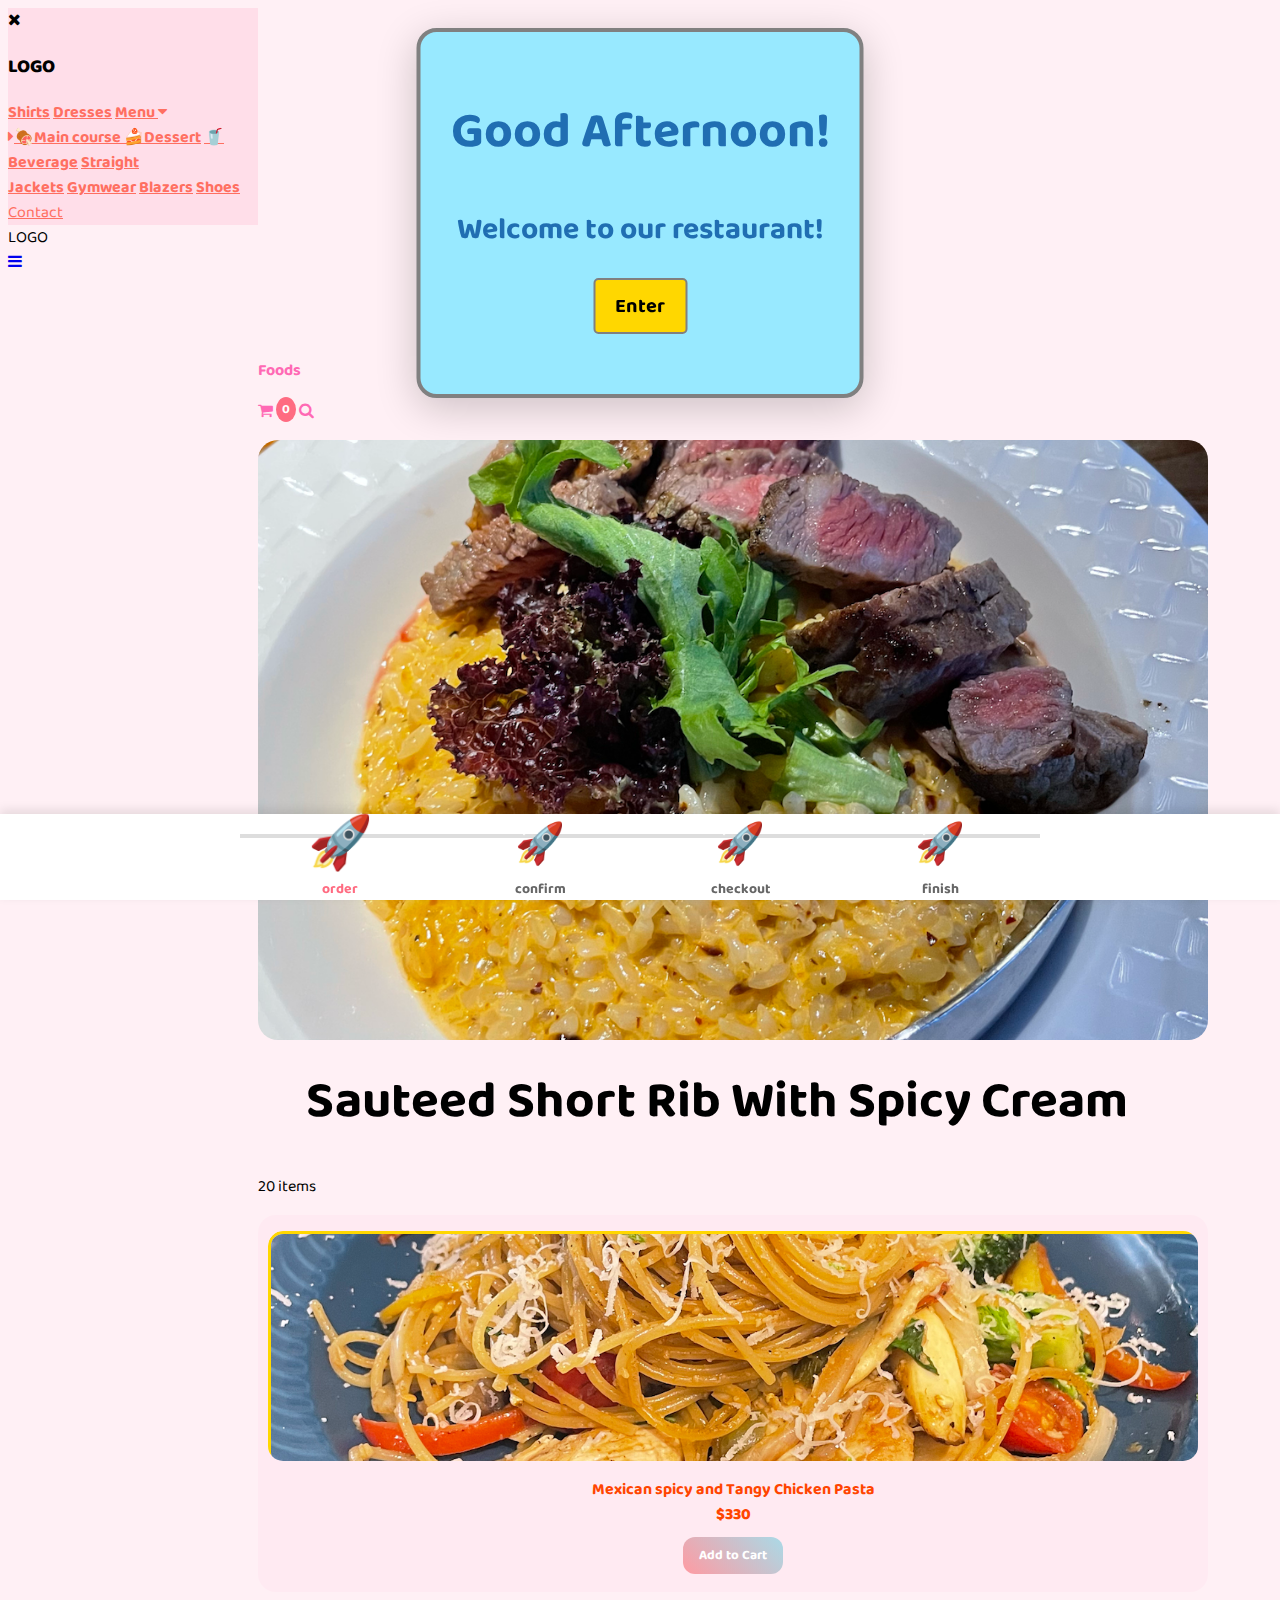
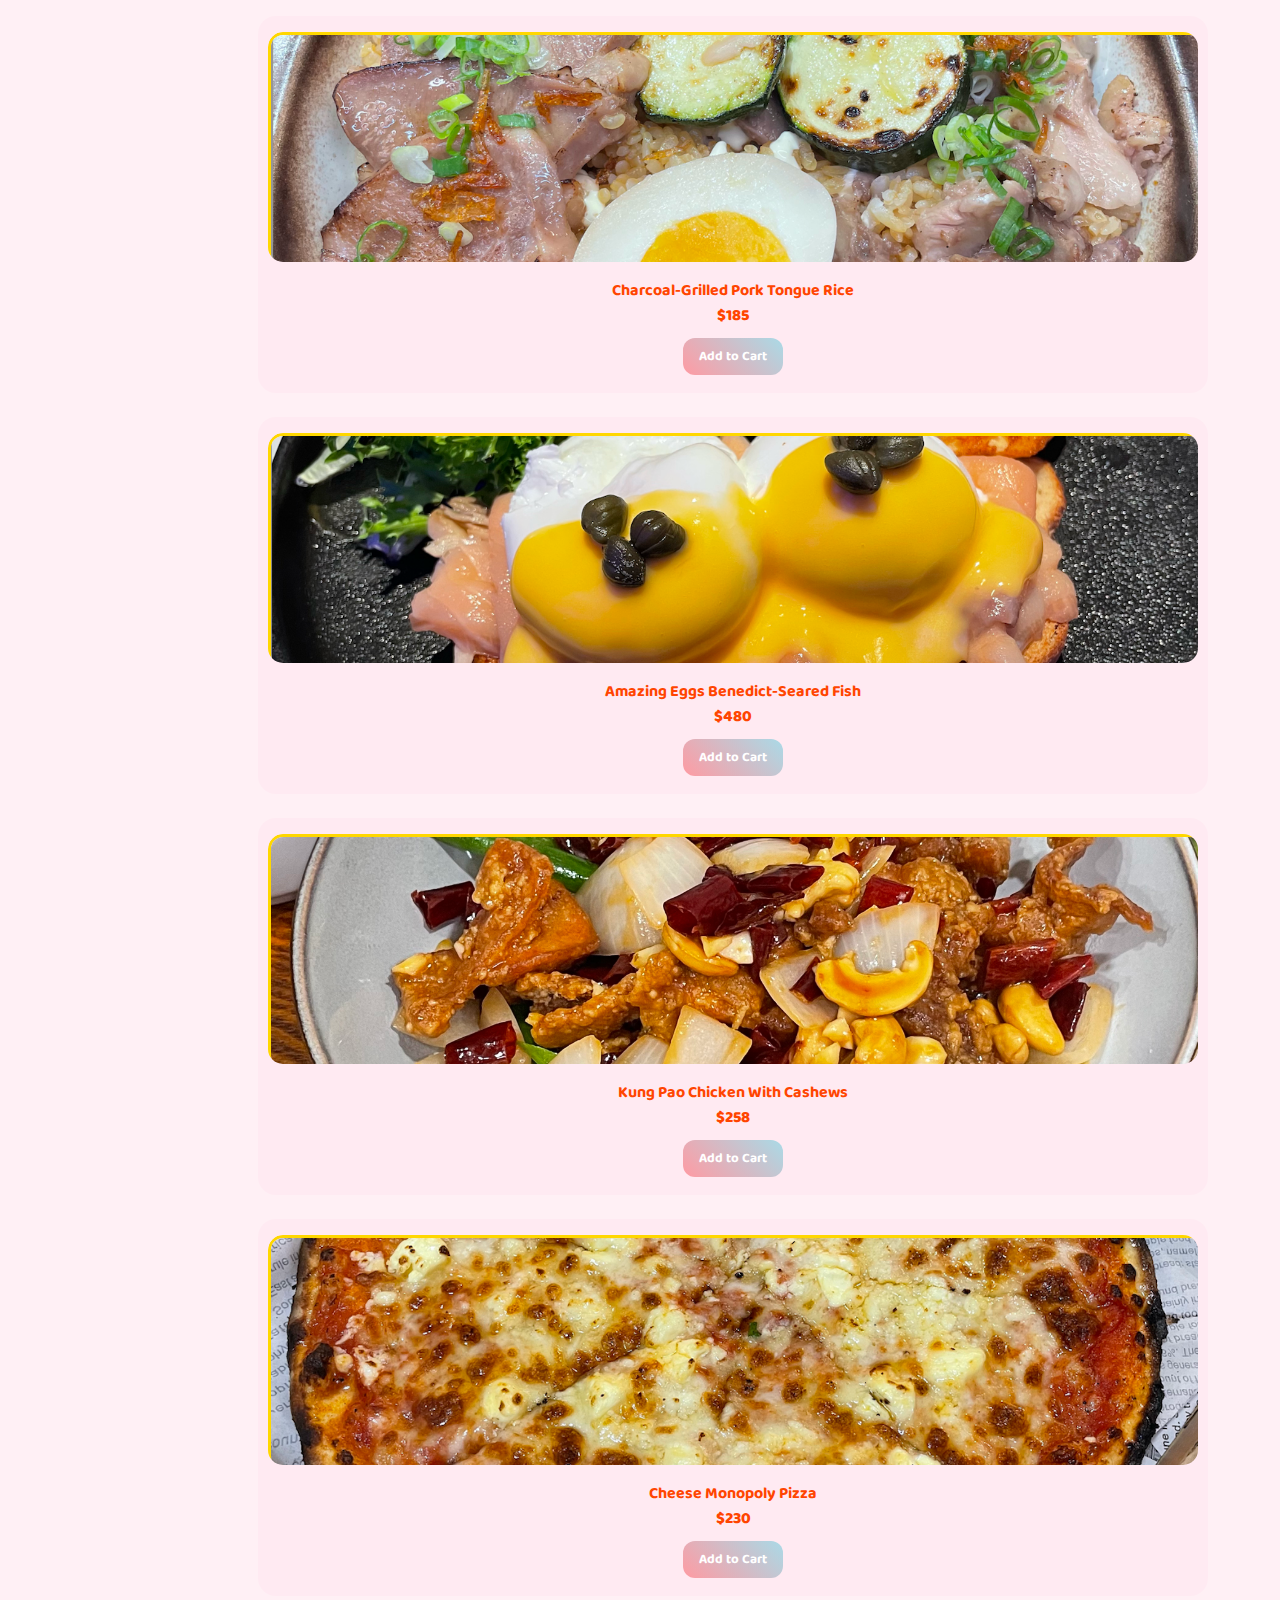
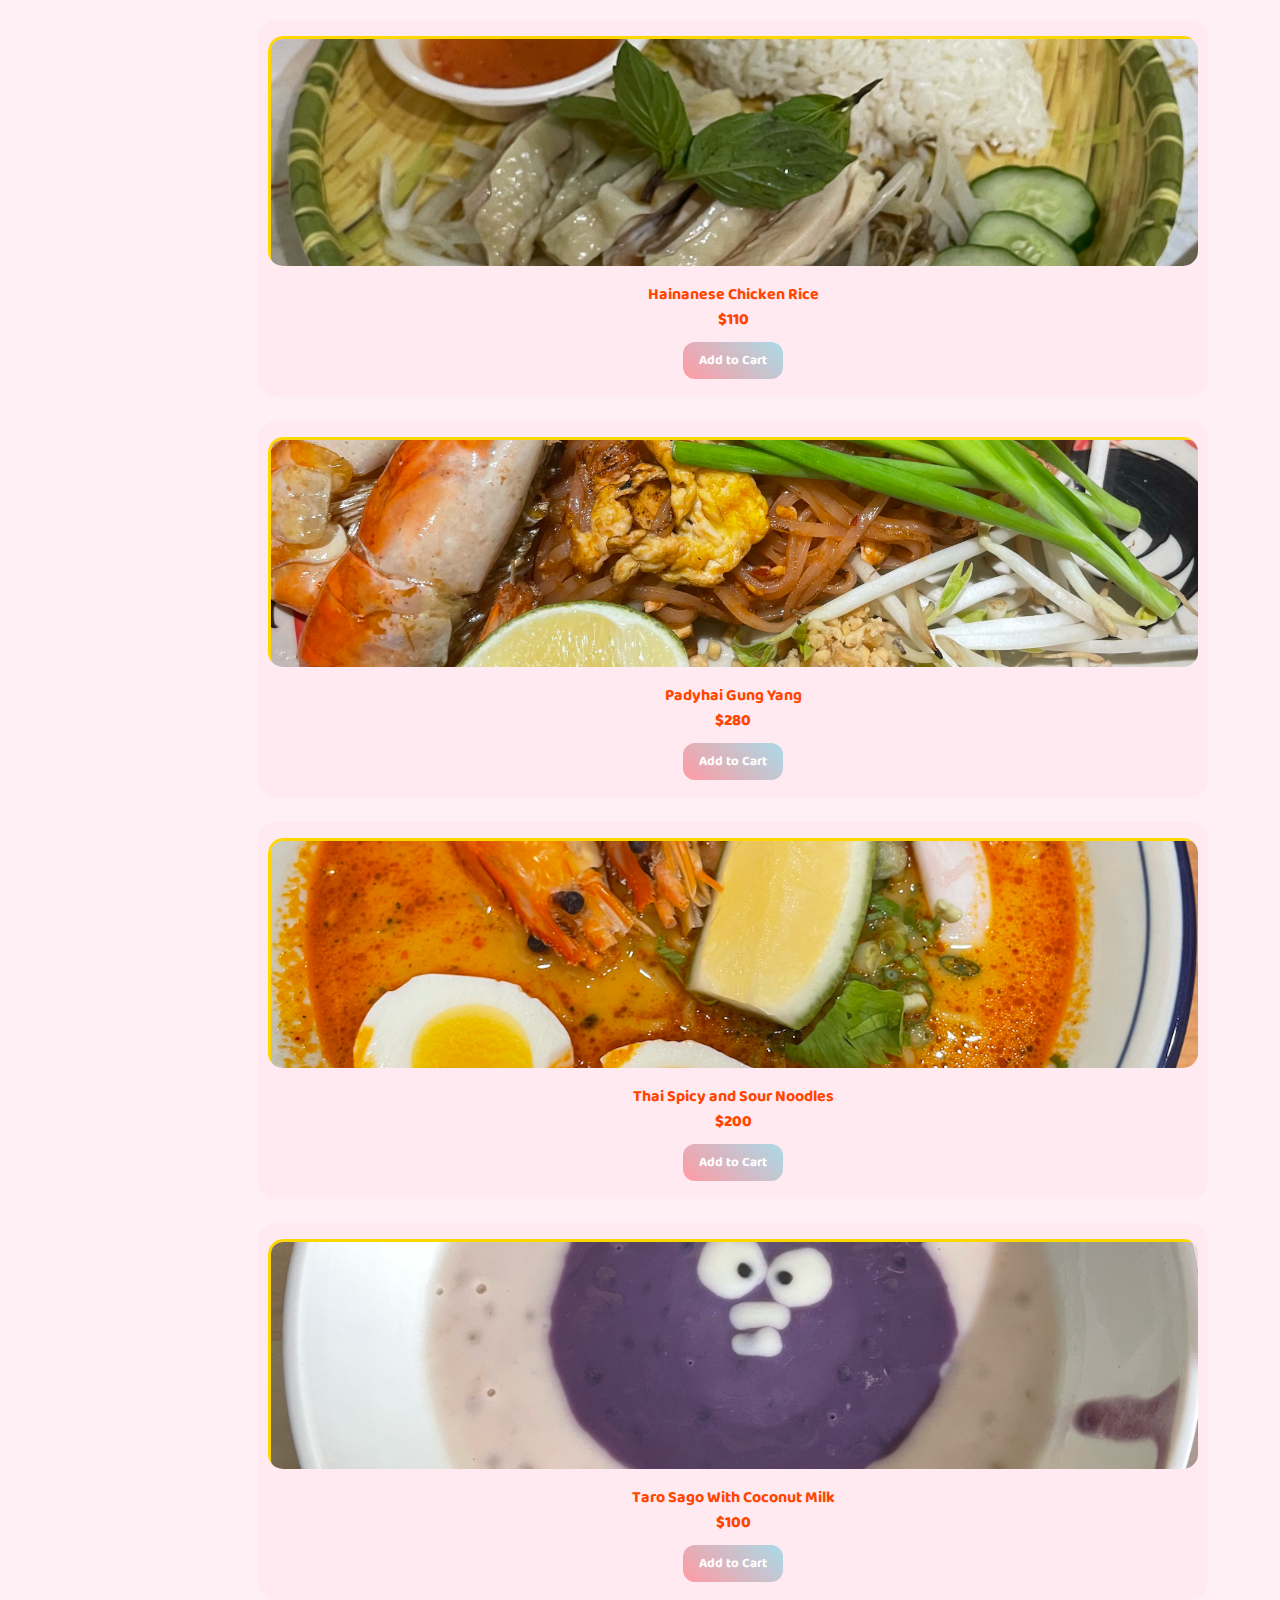
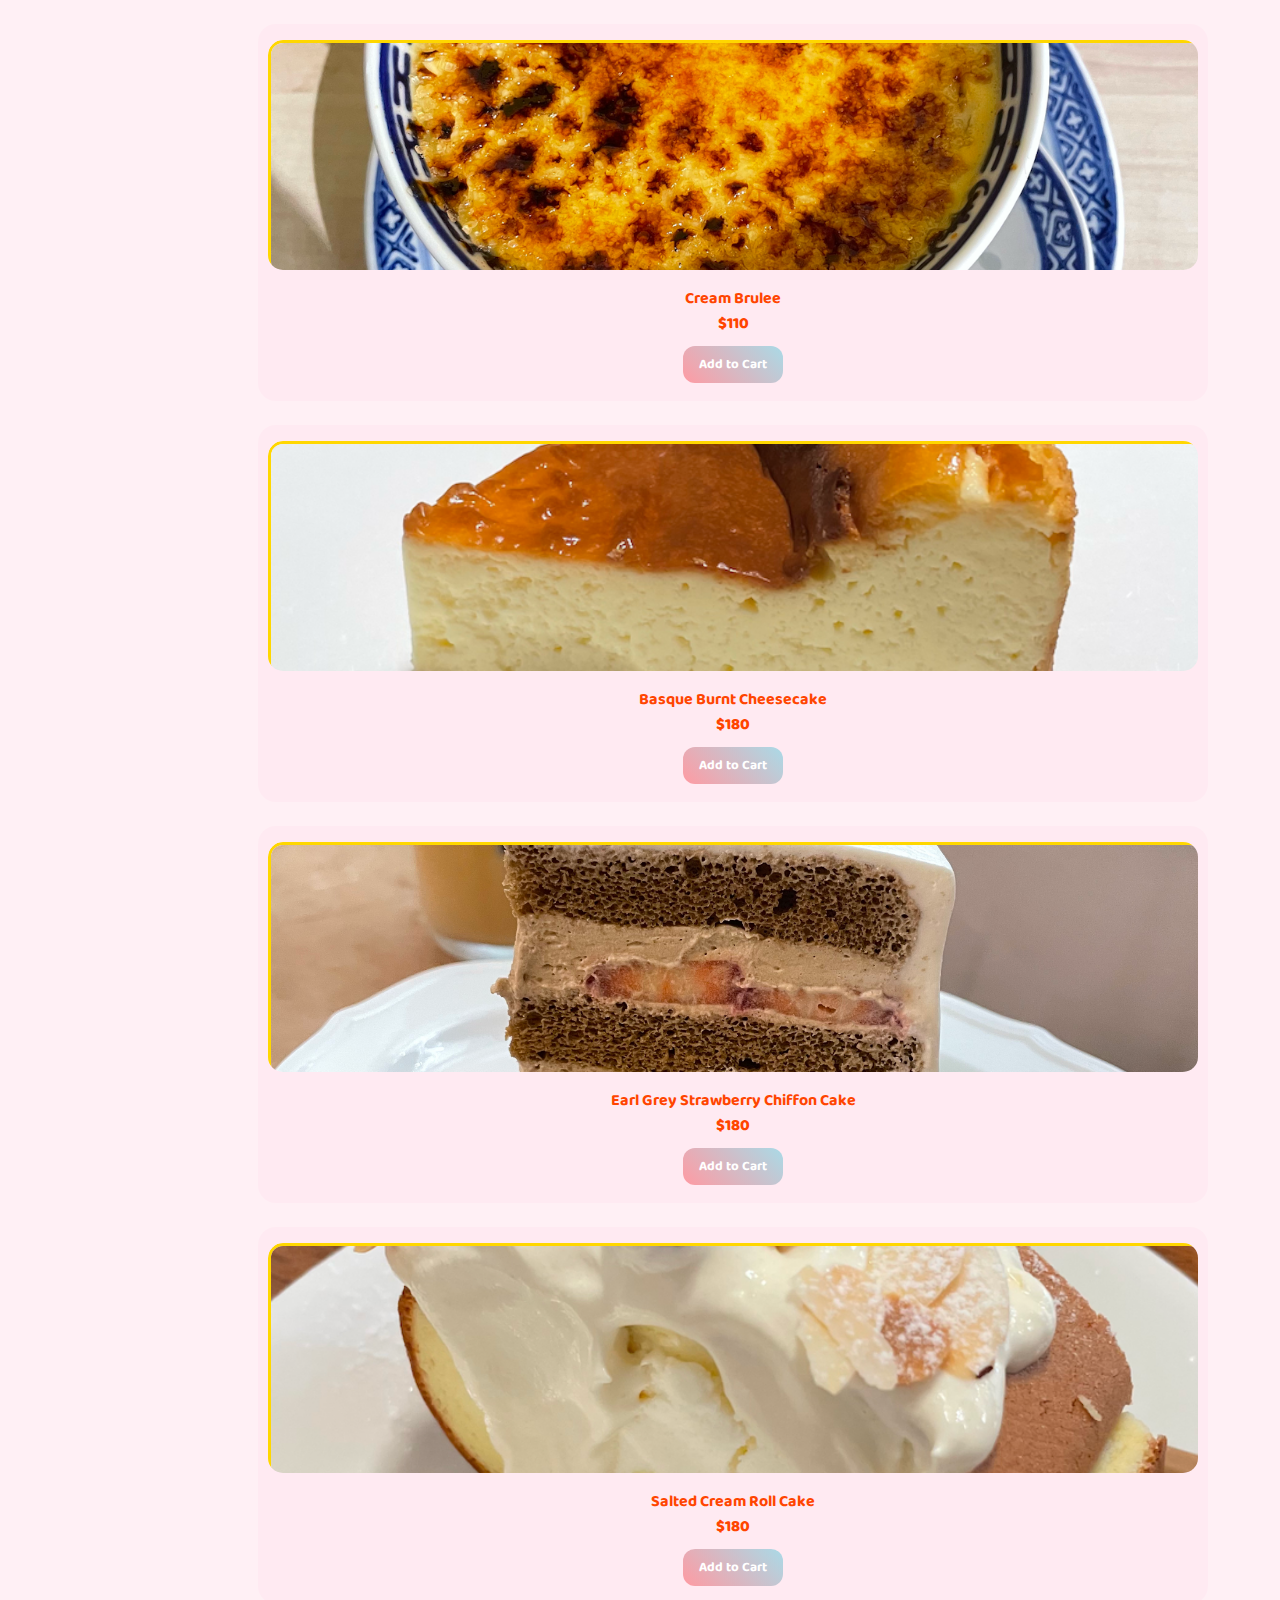
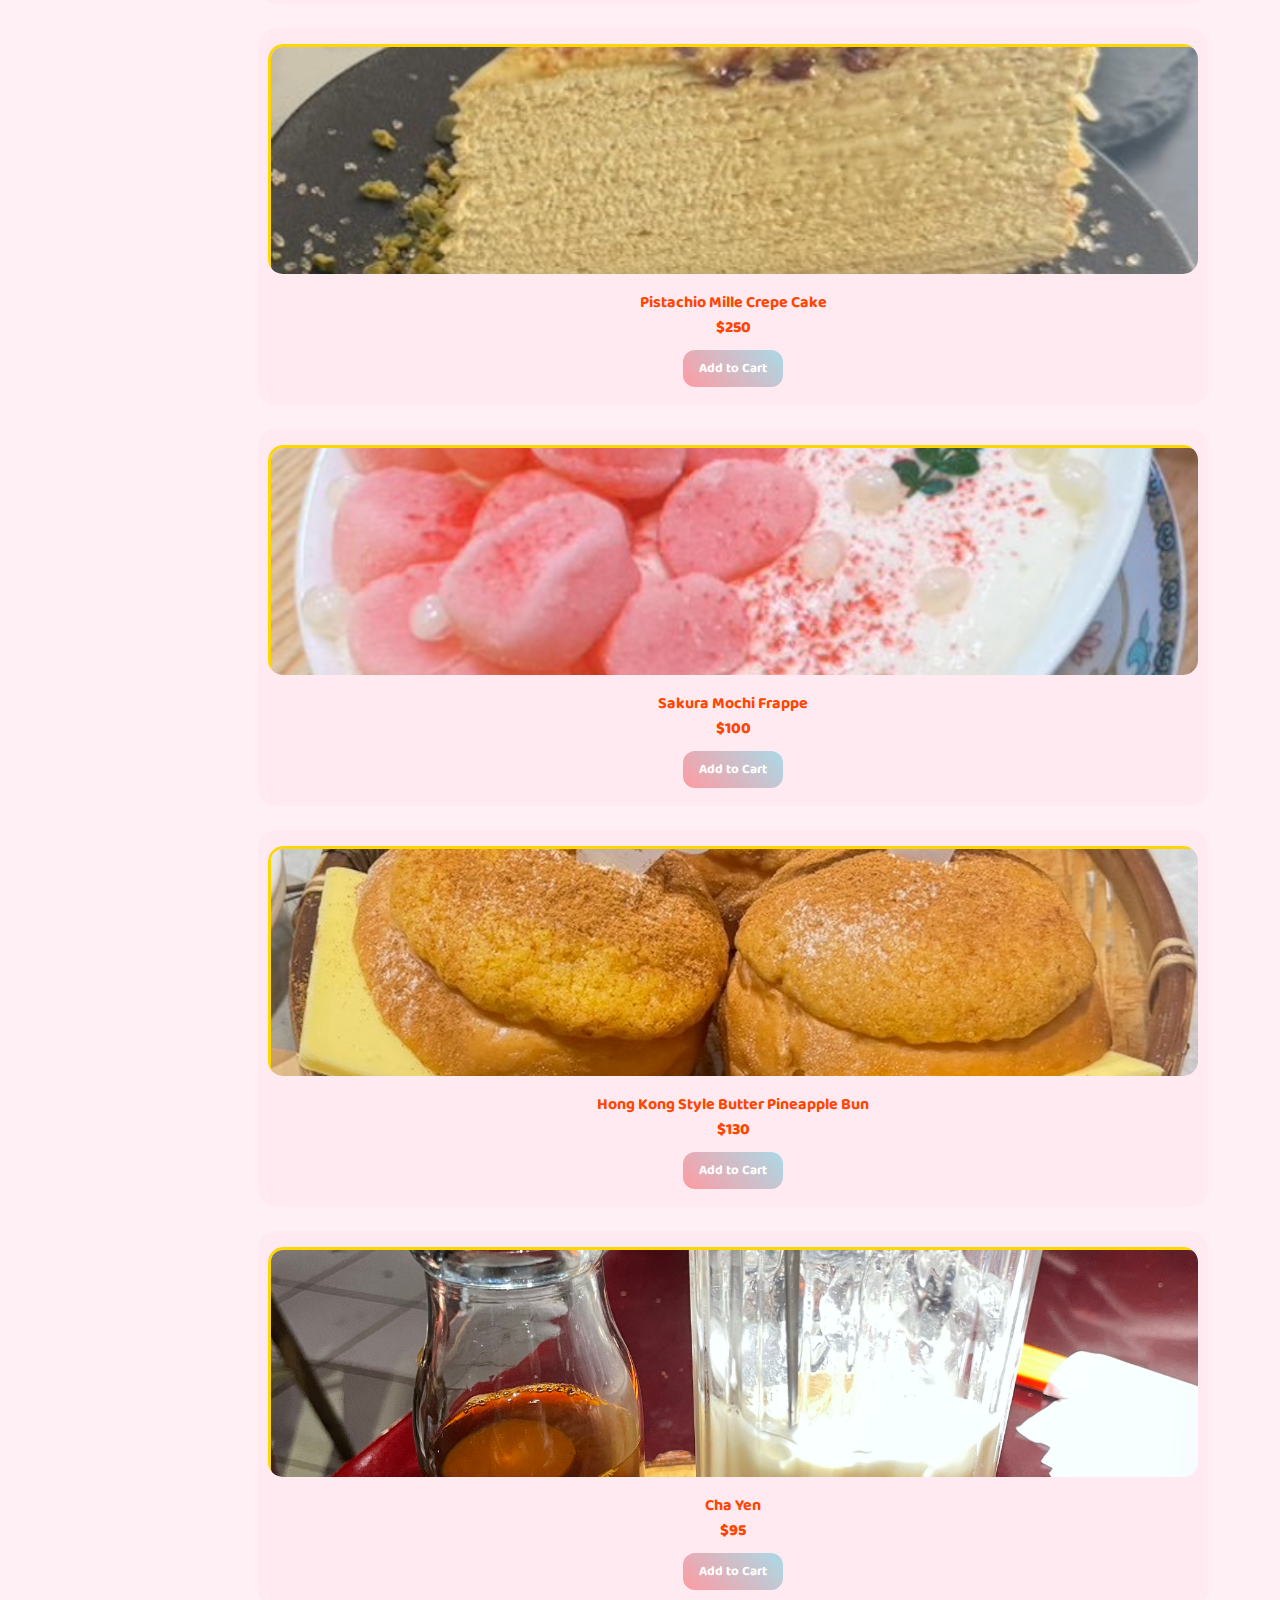
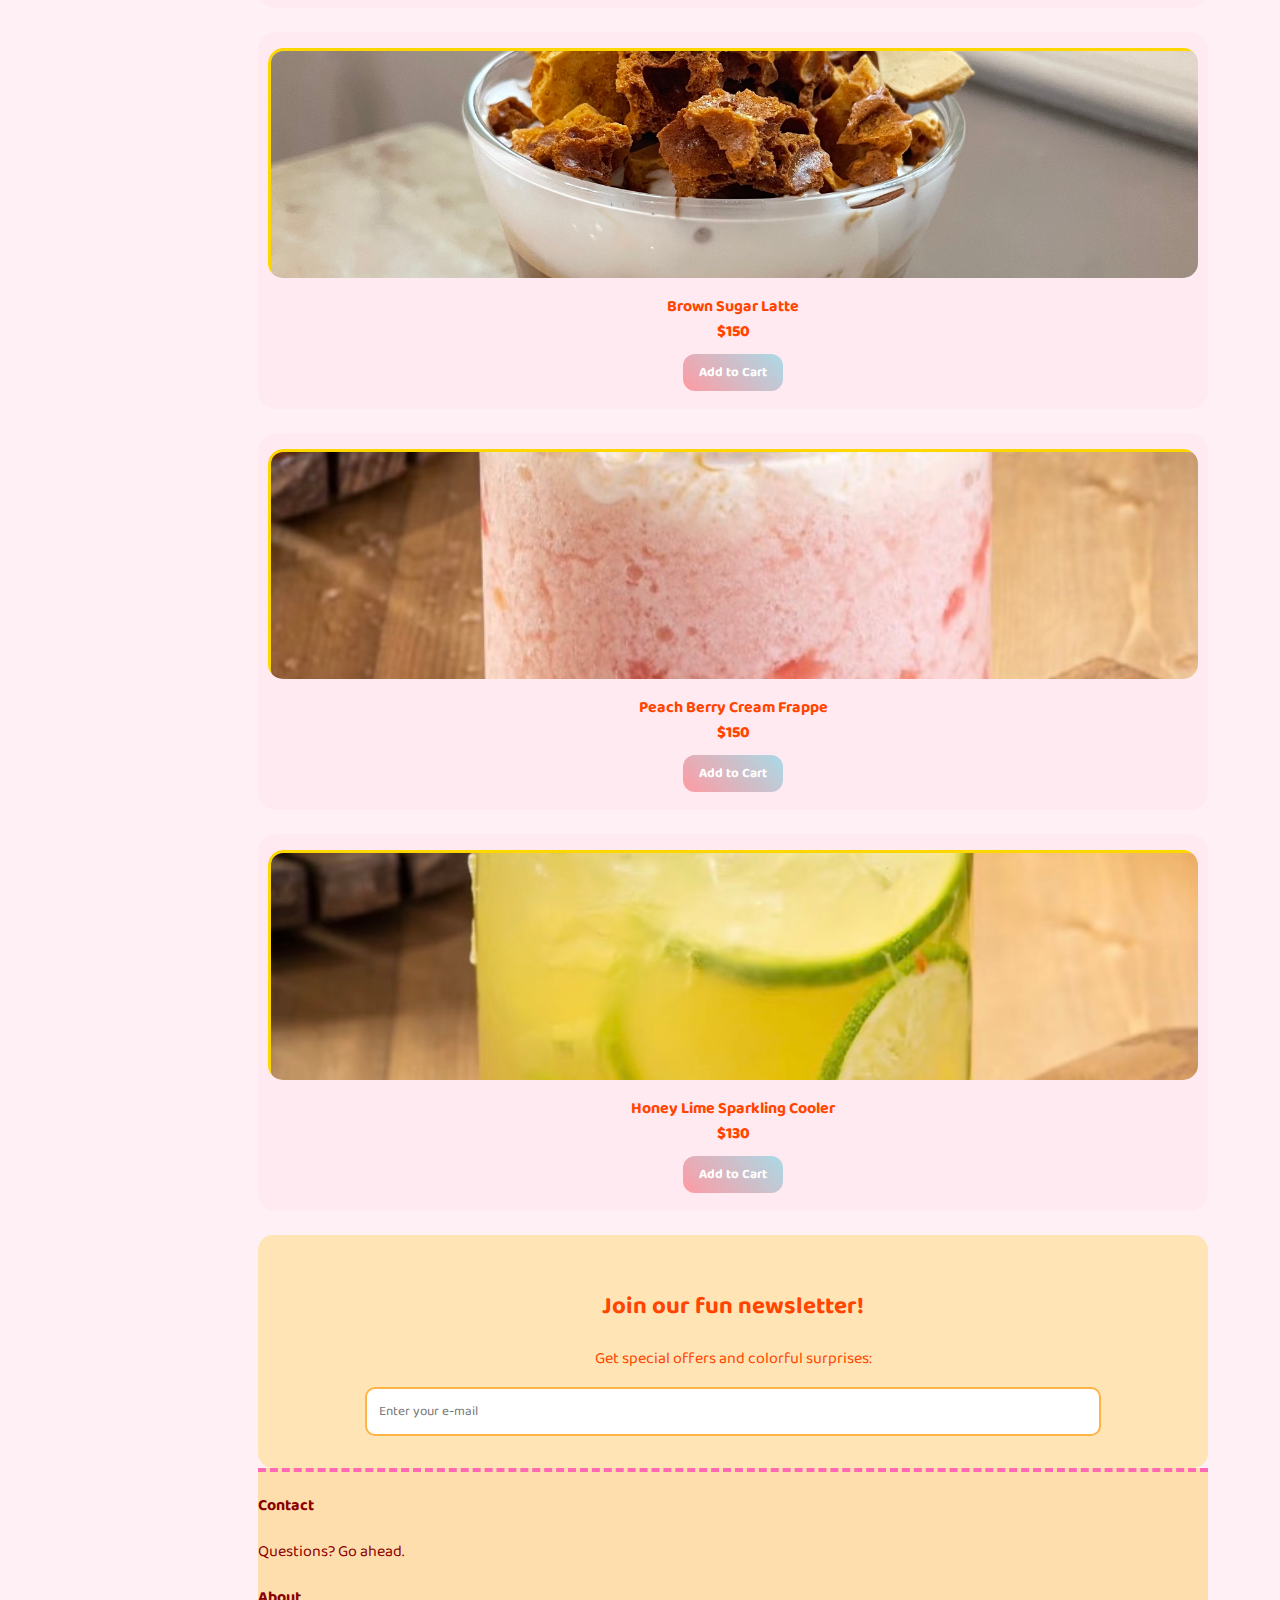
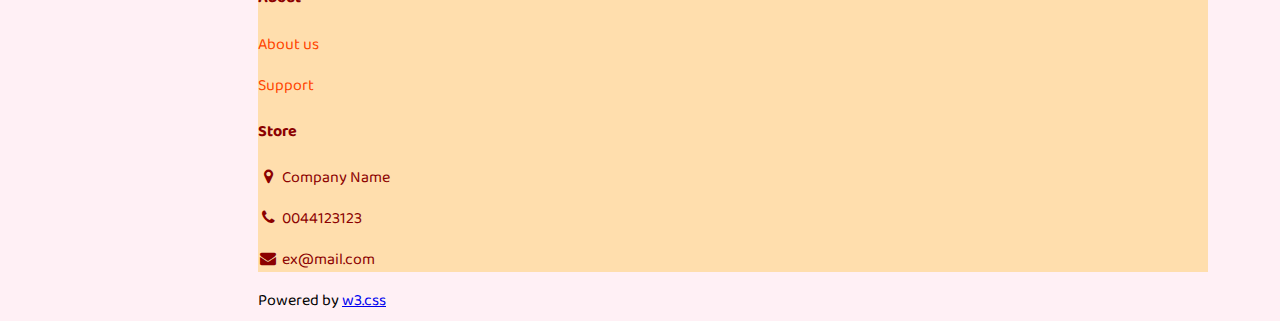
<file: final version .html>
<!DOCTYPE html>
<html>
<head>
  <title>Kids Food Website</title>
  <meta charset="UTF-8">
  <meta name="viewport" content="width=device-width, initial-scale=1">
  <link rel="stylesheet" href="https://www.w3schools.com/w3css/5/w3.css">
  <link rel="stylesheet" href="https://fonts.googleapis.com/css2?family=Baloo+2:wght@400;700&display=swap">
  <link rel="stylesheet" href="https://cdnjs.cloudflare.com/ajax/libs/font-awesome/4.7.0/css/font-awesome.min.css">
</head>
<body class="w3-content" style="max-width:1200px">

<!-- Greeting -->
<div id="greeting">
  <div id="greeting-content">
    <h1 id="greeting1">Good Morning!</h1>
    <h2 id="welcome">Welcome to our restaurant!</h2>
    <button id="enter">Enter</button>
  </div>
</div>

<!-- Sidebar -->
<nav class="w3-sidebar w3-bar-block w3-white w3-collapse w3-top"
     style="z-index:3;width:250px" id="mySidebar">
  <div class="w3-container w3-display-container w3-padding-16">
    <i onclick="w3_close()" class="fa fa-remove w3-hide-large w3-button w3-display-topright"></i>
    <h3 class="w3-wide"><b>LOGO</b></h3>
  </div>
  <div class="w3-padding-64 w3-large w3-text-grey" style="font-weight:bold">
    <a href="#" class="w3-bar-item w3-button">Shirts</a>
    <a href="#" class="w3-bar-item w3-button">Dresses</a>
    <a onclick="myAccFunc()" href="javascript:void(0)"
       class="w3-button w3-block w3-white w3-left-align" id="myBtn">
      Menu <i class="fa fa-caret-down"></i>
    </a>
    <div id="demoAcc" class="w3-bar-block w3-hide w3-padding-large w3-medium">
      <a href="#maincourse" class="w3-bar-item w3-button w3-light-grey">
        <i class="fa fa-caret-right w3-margin-right"></i>🍖Main course
      </a>
      <a href="#dessert" class="w3-bar-item w3-button">🍰Dessert</a>
      <a href="#beverage" class="w3-bar-item w3-button">🥤Beverage</a>
      <a href="#" class="w3-bar-item w3-button">Straight</a>
    </div>
    <a href="#" class="w3-bar-item w3-button">Jackets</a>
    <a href="#" class="w3-bar-item w3-button">Gymwear</a>
    <a href="#" class="w3-bar-item w3-button">Blazers</a>
    <a href="#" class="w3-bar-item w3-button">Shoes</a>
  </div>
  <a href="#footer" class="w3-bar-item w3-button w3-padding">Contact</a>
</nav>

<!-- Top bar (mobile) -->
<header class="w3-bar w3-top w3-hide-large w3-black w3-xlarge">
  <div class="w3-bar-item w3-padding-24 w3-wide">LOGO</div>
  <a href="javascript:void(0)"
     class="w3-bar-item w3-button w3-padding-24 w3-right"
     onclick="w3_open()"><i class="fa fa-bars"></i></a>
</header>

<div class="w3-overlay w3-hide-large" onclick="w3_close()" style="cursor:pointer"
     title="close side menu" id="myOverlay"></div>

<!-- Main content -->
<div class="w3-main" style="margin-left:250px">
  <div class="w3-hide-large" style="margin-top:83px"></div>

  <header class="w3-container w3-xlarge">
    <p class="w3-left">Foods</p>
    <p class="w3-right">
      <i class="fa fa-shopping-cart w3-margin-right" id="cartIcon"></i>
      <span id="cartCountBadge">0</span>
      <i class="fa fa-search"></i>
    </p>
  </header>
<div class="w3-display-container w3-container">
  <img src="./3.jpg" alt="Foods"
       style="width:100%;height:600px;object-fit:cover;border-radius:20px;">
  <div class="w3-display-topleft w3-text-white"
       style="padding:24px 48px;">
    <h2 id="heroTitle"
        style="white-space:nowrap;font-size:clamp(24px,4vw,55px);margin:0;">
      Sauteed Short Rib With Spicy Cream
    </h2>
  </div>
</div>

<div class="w3-container w3-text-grey">
  <p>20 items</p>
</div>

  <!-- Main course -->
  <section class="w3-row-padding" id="maincourse">
    <!-- 1 -->
    <div class="w3-col l3 s6">
      <div class="w3-container">
        <div class="menu-card">
          <div class="menu-card-inner">
            <div class="card-front">
              <img src="./1.jpg" alt="">
              <div class="hover-card"><span>Click Me!</span></div>
            </div>
            <div class="card-back"><p>This pasta is a little spicy and very yummy! The chicken dances with tasty sauce. 🌶️💃</p></div>
          </div>
        </div>
        <p>Mexican spicy and Tangy Chicken Pasta<br><b>$330</b></p>
        <button class="add-btn" data-name="Mexican spicy and Tangy Chicken Pasta" data-price="330" data-img="./1.jpg">Add to Cart</button>
      </div>
    </div>
    <!-- 2 -->
    <div class="w3-col l3 s6">
      <div class="w3-container">
        <div class="menu-card">
          <div class="menu-card-inner">
            <div class="card-front">
              <img src="./5.jpg" alt="">
              <div class="hover-card"><span>Click Me!</span></div>
            </div>
            <div class="card-back"><p>Smoky rice with soft pork — it smells so good! 🔥🍚</p></div>
          </div>
        </div>
        <p>Charcoal-Grilled Pork Tongue Rice<br><b>$185</b></p>
        <button class="add-btn" data-name="Charcoal-Grilled Pork Tongue Rice" data-price="185" data-img="./5.jpg">Add to Cart</button>
      </div>
    </div>
    <!-- 3 -->
    <div class="w3-col l3 s6">
      <div class="w3-container">
        <div class="menu-card">
          <div class="menu-card-inner">
            <div class="card-front">
              <img src="./8.jpg" alt="">
              <div class="hover-card"><span>Click Me!</span></div>
            </div>
            <div class="card-back"><p>Eggs and fish on toast! So soft and creamy. 🍳🐠</p></div>
          </div>
        </div>
        <p>Amazing Eggs Benedict-Seared Fish<br><b>$480</b></p>
        <button class="add-btn" data-name="Amazing Eggs Benedict-Seared Fish" data-price="480" data-img="./8.jpg">Add to Cart</button>
      </div>
    </div>
    <!-- 4 -->
    <div class="w3-col l3 s6">
      <div class="w3-container">
        <div class="menu-card">
          <div class="menu-card-inner">
            <div class="card-front">
              <img src="./9.jpg" alt="">
              <div class="hover-card"><span>Click Me!</span></div>
            </div>
            <div class="card-back"><p>Crunchy nuts and sweet chicken — a happy bite every time! 🥢</p></div>
          </div>
        </div>
        <p>Kung Pao Chicken With Cashews<br><b>$258</b></p>
        <button class="add-btn" data-name="Kung Pao Chicken With Cashews" data-price="258" data-img="./9.jpg">Add to Cart</button>
      </div>
    </div>
    <!-- 5 -->
    <div class="w3-col l3 s6">
      <div class="w3-container">
        <div class="menu-card">
          <div class="menu-card-inner">
            <div class="card-front">
              <img src="./7.jpg" alt="">
              <div class="hover-card"><span>Click Me!</span></div>
            </div>
            <div class="card-back"><p>So much cheese! It’s melty, stretchy, and super fun! 🧀😋</p></div>
          </div>
        </div>
        <p>Cheese Monopoly Pizza<br><b>$230</b></p>
        <button class="add-btn" data-name="Cheese Monopoly Pizza" data-price="230" data-img="./7.jpg">Add to Cart</button>
      </div>
    </div>
    <!-- 6 -->
    <div class="w3-col l3 s6">
      <div class="w3-container">
        <div class="menu-card">
          <div class="menu-card-inner">
            <div class="card-front">
              <img src="./6.jpg" alt="">
              <div class="hover-card"><span>Click Me!</span></div>
            </div>
            <div class="card-back"><p>Soft chicken and yummy rice — warm and cozy! 🍚💛</p></div>
          </div>
        </div>
        <p>Hainanese Chicken Rice<br><b>$110</b></p>
        <button class="add-btn" data-name="Hainanese Chicken Rice" data-price="110" data-img="./6.jpg">Add to Cart</button>
      </div>
    </div>
    <!-- 7 -->
    <div class="w3-col l3 s6">
      <div class="w3-container">
        <div class="menu-card">
          <div class="menu-card-inner">
            <div class="card-front">
              <img src="./4.jpg" alt="">
              <div class="hover-card"><span>Click Me!</span></div>
            </div>
            <div class="card-back"><p>Noodles, shrimp, and peanuts — what a tasty mix! 🍤🍜</p></div>
          </div>
        </div>
        <p>Padyhai Gung Yang<br><b>$280</b></p>
        <button class="add-btn" data-name="Padyhai Gung Yang" data-price="280" data-img="./4.jpg">Add to Cart</button>
      </div>
    </div>
    <!-- 8 -->
    <div class="w3-col l3 s6">
      <div class="w3-container">
        <div class="menu-card">
          <div class="menu-card-inner">
            <div class="card-front">
              <img src="./2.jpg" alt="">
              <div class="hover-card"><span>Click Me!</span></div>
            </div>
            <div class="card-back"><p>A little sour, a little spicy — and full of fun! 🍋🔥</p></div>
          </div>
        </div>
        <p>Thai Spicy and Sour Noodles<br><b>$200</b></p>
        <button class="add-btn" data-name="Thai Spicy and Sour Noodles" data-price="200" data-img="./2.jpg">Add to Cart</button>
      </div>
    </div>
  </section>

  <!-- Dessert -->
  <section class="w3-row-padding" id="dessert">
    <!-- 9 -->
    <div class="w3-col l3 s6">
      <div class="w3-container">
        <div class="menu-card">
          <div class="menu-card-inner">
            <div class="card-front">
              <img src="./10.jpg" alt="">
              <div class="hover-card"><span>Click Me!</span></div>
            </div>
            <div class="card-back"><p>Sweet purple taro in creamy milk — soft and happy! 💜🥛</p></div>
          </div>
        </div>
        <p>Taro Sago With Coconut Milk<br><b>$100</b></p>
        <button class="add-btn" data-name="Taro Sago With Coconut Milk" data-price="100" data-img="./10.jpg">Add to Cart</button>
      </div>
    </div>
    <!-- 10 -->
    <div class="w3-col l3 s6">
      <div class="w3-container">
        <div class="menu-card">
          <div class="menu-card-inner">
            <div class="card-front">
              <img src="./11.jpg" alt="">
              <div class="hover-card"><span>Click Me!</span></div>
            </div>
            <div class="card-back"><p>Crunch on top, soft inside — like magic sugar! ✨</p></div>
          </div>
        </div>
        <p>Cream Brulee<br><b>$110</b></p>
        <button class="add-btn" data-name="Cream Brulee" data-price="110" data-img="./11.jpg">Add to Cart</button>
      </div>
    </div>
    <!-- 11 -->
    <div class="w3-col l3 s6">
      <div class="w3-container">
        <div class="menu-card">
          <div class="menu-card-inner">
            <div class="card-front">
              <img src="./12.jpg" alt="">
              <div class="hover-card"><span>Click Me!</span></div>
            </div>
            <div class="card-back"><p>A little burnt, a lot yummy! 🧀🔥</p></div>
          </div>
        </div>
        <p>Basque Burnt Cheesecake<br><b>$180</b></p>
        <button class="add-btn" data-name="Basque Burnt Cheesecake" data-price="180" data-img="./12.jpg">Add to Cart</button>
      </div>
    </div>
    <!-- 12 -->
    <div class="w3-col l3 s6">
      <div class="w3-container">
        <div class="menu-card">
          <div class="menu-card-inner">
            <div class="card-front">
              <img src="./15.jpg" alt="">
              <div class="hover-card"><span>Click Me!</span></div>
            </div>
            <div class="card-back"><p>Fluffy cake with tea and strawberries — so pretty! ☁️</p></div>
          </div>
        </div>
        <p>Earl Grey Strawberry Chiffon Cake<br><b>$180</b></p>
        <button class="add-btn" data-name="Earl Grey Strawberry Chiffon Cake" data-price="180" data-img="./15.jpg">Add to Cart</button>
      </div>
    </div>
    <!-- 13 -->
    <div class="w3-col l3 s6">
      <div class="w3-container">
        <div class="menu-card">
          <div class="menu-card-inner">
            <div class="card-front">
              <img src="./17.jpg" alt="">
              <div class="hover-card"><span>Click Me!</span></div>
            </div>
            <div class="card-back"><p>Soft cake roll with sweet cream — yum yum! 🍰💛</p></div>
          </div>
        </div>
        <p>Salted Cream Roll Cake<br><b>$180</b></p>
        <button class="add-btn" data-name="Salted Cream Roll Cake" data-price="180" data-img="./17.jpg">Add to Cart</button>
      </div>
    </div>
    <!-- 14 -->
    <div class="w3-col l3 s6">
      <div class="w3-container">
        <div class="menu-card">
          <div class="menu-card-inner">
            <div class="card-front">
              <img src="./20.jpg" alt="">
              <div class="hover-card"><span>Click Me!</span></div>
            </div>
            <div class="card-back"><p>Many thin cakes stacked tall — like a yummy tower! 🎂💚</p></div>
          </div>
        </div>
        <p>Pistachio Mille Crepe Cake<br><b>$250</b></p>
        <button class="add-btn" data-name="Pistachio Mille Crepe Cake" data-price="250" data-img="./20.jpg">Add to Cart</button>
      </div>
    </div>
    <!-- 15 -->
    <div class="w3-col l3 s6">
      <div class="w3-container">
        <div class="menu-card">
          <div class="menu-card-inner">
            <div class="card-front">
              <img src="./19.jpg" alt="">
              <div class="hover-card"><span>Click Me!</span></div>
            </div>
            <div class="card-back"><p>Pink drink with mochi bits — tastes like spring! 🌸🥤</p></div>
          </div>
        </div>
        <p>Sakura Mochi Frappe<br><b>$100</b></p>
        <button class="add-btn" data-name="Sakura Mochi Frappe" data-price="100" data-img="./19.jpg">Add to Cart</button>
      </div>
    </div>
    <!-- 16 -->
    <div class="w3-col l3 s6">
      <div class="w3-container">
        <div class="menu-card">
          <div class="menu-card-inner">
            <div class="card-front">
              <img src="./21.jpg" alt="">
              <div class="hover-card"><span>Click Me!</span></div>
            </div>
            <div class="card-back"><p>Crunchy top, buttery heart — no pineapple, just happy! 🧈😄</p></div>
          </div>
        </div>
        <p>Hong Kong Style Butter Pineapple Bun<br><b>$130</b></p>
        <button class="add-btn" data-name="Hong Kong Style Butter Pineapple Bun" data-price="130" data-img="./21.jpg">Add to Cart</button>
      </div>
    </div>
  </section>

  <!-- Beverage -->
  <section class="w3-row-padding" id="beverage">
    <!-- 17 -->
    <div class="w3-col l3 s6">
      <div class="w3-container">
        <div class="menu-card">
          <div class="menu-card-inner">
            <div class="card-front">
              <img src="./14.jpg" alt="">
              <div class="hover-card"><span>Click Me!</span></div>
            </div>
            <div class="card-back"><p>Sweet orange milk tea — sip, smile, and happy! 🧡</p></div>
          </div>
        </div>
        <p>Cha Yen<br><b>$95</b></p>
        <button class="add-btn" data-name="Cha Yen" data-price="95" data-img="./14.jpg">Add to Cart</button>
      </div>
    </div>
    <!-- 18 -->
    <div class="w3-col l3 s6">
      <div class="w3-container">
        <div class="menu-card">
          <div class="menu-card-inner">
            <div class="card-front">
              <img src="./16.jpg" alt="">
              <div class="hover-card"><span>Click Me!</span></div>
            </div>
            <div class="card-back"><p>Warm milk and brown sugar — cozy and sweet! 🍯</p></div>
          </div>
        </div>
        <p>Brown Sugar Latte<br><b>$150</b></p>
        <button class="add-btn" data-has-options="true" data-name="Brown Sugar Latte" data-price="150" data-img="./16.jpg">Add to Cart</button>
      </div>
    </div>
    <!-- 19 -->
    <div class="w3-col l3 s6">
      <div class="w3-container">
        <div class="menu-card">
          <div class="menu-card-inner">
            <div class="card-front">
              <img src="./13.jpg" alt="">
              <div class="hover-card"><span>Click Me!</span></div>
            </div>
            <div class="card-back"><p>Peach and berry smoothie — like a rainbow drink! 🌈🍓</p></div>
          </div>
        </div>
        <p>Peach Berry Cream Frappe<br><b>$150</b></p>
        <button class="add-btn" data-name="Peach Berry Cream Frappe" data-price="150" data-img="./13.jpg">Add to Cart</button>
      </div>
    </div>
    <!-- 20 -->
    <div class="w3-col l3 s6">
      <div class="w3-container">
        <div class="menu-card">
          <div class="menu-card-inner">
            <div class="card-front">
              <img src="./18.jpg" alt="">
              <div class="hover-card"><span>Click Me!</span></div>
            </div>
            <div class="card-back"><p>Bubbly and tangy — tickly and fun! ✨🍯🍋</p></div>
          </div>
        </div>
        <p>Honey Lime Sparkling Cooler<br><b>$130</b></p>
        <button class="add-btn" data-has-options="true" data-name="Honey Lime Sparkling Cooler" data-price="130" data-img="./18.jpg">Add to Cart</button>
      </div>
    </div>
  </section>

  <!-- Subscribe -->
  <div class="subscribe-section">
    <h2>Join our fun newsletter!</h2>
    <p>Get special offers and colorful surprises:</p>
    <input type="text" placeholder="Enter your e-mail">
  </div>
  <!-- Back to Top Button -->
<button id="backToTop" title="Go to top">
  <i class="fa fa-arrow-up"></i>
</button>

  <!-- Footer -->
  <footer class="w3-padding-64 w3-small w3-center" id="footer">
    <div class="w3-row-padding">
      <div class="w3-col s4">
        <h4>Contact</h4>
        <p>Questions? Go ahead.</p>
      </div>
      <div class="w3-col s4">
        <h4>About</h4>
        <p><a href="#">About us</a></p>
        <p><a href="#">Support</a></p>
      </div>
      <div class="w3-col s4 w3-justify">
        <h4>Store</h4>
        <p><i class="fa fa-fw fa-map-marker"></i> Company Name</p>
        <p><i class="fa fa-fw fa-phone"></i> 0044123123</p>
        <p><i class="fa fa-fw fa-envelope"></i> ex@mail.com</p>
      </div>
    </div>
  </footer>

  <div class="w3-black w3-center w3-padding-24">
    Powered by <a href="https://www.w3schools.com/w3css/default.asp" class="w3-hover-opacity">w3.css</a>
  </div>
</div>

<!-- Progress Bar -->
<div class="progress-container">
  <div class="progress-bar">
    <div class="progress-line">
      <div class="progress-line-fill" id="progressFill"></div>
    </div>
    <div class="progress-step">
      <div class="rocket-icon active" id="step1">🚀</div>
      <div class="step-label active">order</div>
    </div>
    <div class="progress-step">
      <div class="rocket-icon" id="step2">🚀</div>
      <div class="step-label">confirm</div>
    </div>
    <div class="progress-step">
      <div class="rocket-icon" id="step3">🚀</div>
      <div class="step-label">checkout</div>
    </div>
    <div class="progress-step">
      <div class="rocket-icon" id="step4">🚀</div>
      <div class="step-label">finish</div>
    </div>
  </div>
</div>

<!-- Note Modal -->
<div id="noteModal">
  <div class="option-group">
    <label>Ice Level:</label><br>
    <input type="radio" name="ice1" value="Normal" checked> Regular
    <input type="radio" name="ice1" value="Less"> Less
    <input type="radio" name="ice1" value="No Ice"> No Ice
  </div>
  <div class="option-group">
    <label>Sugar Level:</label><br>
    <input type="radio" name="sugar1" value="Normal" checked> Regular
    <input type="radio" name="sugar1" value="Half"> Half
    <input type="radio" name="sugar1" value="Less"> Less
    <input type="radio" name="sugar1" value="No Sugar"> No Sugar
  </div>
  <textarea id="noteText" placeholder="Enter note..."></textarea><br><br>
  <button class="add-btn" id="confirmAdd">Add</button>
  <button class="cancel-btn" id="cancelAdd">Cancel</button>
</div>

<!-- Cart Modal -->
<div id="cartModal">
  <h3>Your Cart</h3>
  <div id="cartList"></div>
  <button class="cancel-btn" id="closeCart">Close</button>
  <button class="confirm-btn" id="confirmCart">Confirm</button>
</div>

<!-- Checkout Modal -->
<div id="checkoutModal">
  <h3>Checkout</h3>
  <p>Please confirm your order and payment method.</p>
  <button class="cancel-btn" id="backToCart">Back</button>
  <button class="confirm-btn" id="payBtn">Pay</button>
</div>

<script>
// Sidebar & menu
function myAccFunc() {
  var x = document.getElementById("demoAcc");
  if (x.className.indexOf("w3-show") == -1) {
    x.className += " w3-show";
  } else {
    x.className = x.className.replace(" w3-show", "");
  }
}
function w3_open() {
  document.getElementById("mySidebar").style.display = "block";
  document.getElementById("myOverlay").style.display = "block";
}
function w3_close() {
  document.getElementById("mySidebar").style.display = "none";
  document.getElementById("myOverlay").style.display = "none";
}
document.getElementById("myBtn").click();

// Greeting
function enterGreeting() {
  var greet1 = document.getElementById("greeting1");
  var greet2 = document.getElementById("welcome");
  var now = new Date().getHours();

  if (now >= 5 && now < 12) {
    greet1.textContent = "Good Morning!";
    greet2.textContent = "Welcome to our restaurant!";
  } else if (now >= 12 && now < 17) {
    greet1.textContent = "Good Afternoon!";
    greet2.textContent = "Welcome to our restaurant!";
  } else if (now >= 17 && now < 22) {
    greet1.textContent = "Good Evening!";
    greet2.textContent = "Welcome to our restaurant!";
  } else {
    greet1.textContent = "Time to sleep!";
    greet2.textContent = "See you tomorrow!";
  }
}

function enter(){
  document.getElementById("greeting").style.display="none";
}

// Progress bar
let currentStep = 1;
function updateProgressBar(step) {
  currentStep = step;
  const steps = [
    { icon: document.getElementById("step1"), label: document.querySelector(".progress-step:nth-child(2) .step-label") },
    { icon: document.getElementById("step2"), label: document.querySelector(".progress-step:nth-child(3) .step-label") },
    { icon: document.getElementById("step3"), label: document.querySelector(".progress-step:nth-child(4) .step-label") },
    { icon: document.getElementById("step4"), label: document.querySelector(".progress-step:nth-child(5) .step-label") },
  ];
  const progressFill = document.getElementById("progressFill");
  progressFill.style.width = ((step - 1) / 3 * 100) + "%";

  steps.forEach((s, i) => {
    s.icon.classList.remove("active", "completed");
    s.label.classList.remove("active", "completed");
    if (i + 1 < step) {
      s.icon.classList.add("completed");
      s.label.classList.add("completed");
    } else if (i + 1 === step) {
      s.icon.classList.add("active");
      s.label.classList.add("active");
    }
  });
}

// Cart & checkout
let cart = [];
let selectedItem = null;

const addButtons = document.querySelectorAll(".w3-row-padding .add-btn");
const noteModal = document.getElementById("noteModal");
const cartModal = document.getElementById("cartModal");
const checkoutModal = document.getElementById("checkoutModal");
const cartList = document.getElementById("cartList");
const cartCountBadge = document.getElementById("cartCountBadge");

const confirmAddBtn = document.getElementById("confirmAdd");
const cancelAddBtn = document.getElementById("cancelAdd");
const cartIcon = document.getElementById("cartIcon");
const closeCartBtn = document.getElementById("closeCart");
const confirmCartBtn = document.getElementById("confirmCart");
const backToCartBtn = document.getElementById("backToCart");
const payBtn = document.getElementById("payBtn");

// Add to cart: open note modal
addButtons.forEach(btn => {
  btn.addEventListener("click", () => {
    selectedItem = {
      name: btn.dataset.name,
      price: btn.dataset.price,
      img: btn.dataset.img,
      hasOptions: btn.dataset.hasOptions === "true"
    };
    const iceGroup = noteModal.querySelector('.option-group:nth-child(1)');
    const sugarGroup = noteModal.querySelector('.option-group:nth-child(2)');
    if (selectedItem.hasOptions) {
      iceGroup.style.display = "block";
      sugarGroup.style.display = "block";
    } else {
      iceGroup.style.display = "none";
      sugarGroup.style.display = "none";
    }
    noteModal.style.display = "block";
  });
});

// Confirm add item
confirmAddBtn.addEventListener("click", () => {
  const note = document.getElementById("noteText").value;
  let ice = "", sugar = "";
  if (selectedItem && selectedItem.hasOptions) {
    ice = noteModal.querySelector('input[name="ice1"]:checked').value;
    sugar = noteModal.querySelector('input[name="sugar1"]:checked').value;
  }
  if (selectedItem) {
    cart.push({ ...selectedItem, note, ice, sugar });
    cartCountBadge.textContent = cart.length;
  }
  document.getElementById("noteText").value = "";
  noteModal.style.display = "none";
  updateProgressBar(1);
});

// Cancel add
cancelAddBtn.addEventListener("click", () => {
  document.getElementById("noteText").value = "";
  noteModal.style.display = "none";
});

// Render cart
function renderCart() {
  cartList.innerHTML = "";
  cart.forEach((item, index) => {
    const div = document.createElement("div");
    div.classList.add("cart-item");
    div.innerHTML = `
      <img src="${item.img}">
      <div class="cart-item-info">
        <b>${item.name}</b><br>
        $${item.price}<br>
        Ice: ${item.ice || '-'}<br>
        Sugar: ${item.sugar || '-'}<br>
        Note: ${item.note || ''}
      </div>
      <button class="remove-btn" data-index="${index}">delete</button>
    `;
    cartList.appendChild(div);
  });
}

// Open cart
cartIcon.addEventListener("click", () => {
  renderCart();
  cartModal.style.display = "block";
  updateProgressBar(2);
});

// Delete item in cart
cartList.addEventListener("click", (e) => {
  if (e.target.classList.contains("remove-btn")) {
    const index = parseInt(e.target.dataset.index, 10);
    cart.splice(index, 1);
    cartCountBadge.textContent = cart.length;
    renderCart();
  }
});

// Close cart
closeCartBtn.addEventListener("click", () => {
  cartModal.style.display = "none";
  updateProgressBar(1);
});

// Cart Confirm → go to checkout
confirmCartBtn.addEventListener("click", () => {
  if (cart.length === 0) {
    alert("Your cart is empty!");
    return;
  }
  cartModal.style.display = "none";
  checkoutModal.style.display = "block";
  updateProgressBar(3);
});

// Checkout Back
backToCartBtn.addEventListener("click", () => {
  checkoutModal.style.display = "none";
  cartModal.style.display = "block";
  updateProgressBar(2);
});

// Checkout Pay → finish
payBtn.addEventListener("click", () => {
  updateProgressBar(4);
  setTimeout(() => {
    alert("Your order has been placed. Thank you for dining with us!");
    cart = [];
    renderCart();
    cartCountBadge.textContent = 0;
    checkoutModal.style.display = "none";
    updateProgressBar(1);
  }, 300);
});

// Flip cards
const menuCards = document.querySelectorAll('.menu-card');
menuCards.forEach(card => {
  const cardFront = card.querySelector('.card-front');
  const cardBack = card.querySelector('.card-back');
  if (cardFront) {
    cardFront.addEventListener('click', () => {
      card.classList.toggle('flipped');
    });
  }
  if (cardBack) {
    cardBack.addEventListener('click', () => {
      card.classList.remove('flipped');
    });
  }
});
// Back to top button
const backToTopBtn = document.getElementById("backToTop");

window.addEventListener("scroll", () => {
  if (window.pageYOffset > 300) {
    backToTopBtn.classList.add("show");
  } else {
    backToTopBtn.classList.remove("show");
  }
});

backToTopBtn.addEventListener("click", () => {
  window.scrollTo({
    top: 0,
    behavior: "smooth"
  });
});

// On load
window.onload = function() {
  document.getElementById("enter").onclick = enter;
  enterGreeting();
};
</script>

<style>
body,h1,h2,h3,h4,h5,h6,.w3-wide {
  font-family: 'Baloo 2', cursive;
}
@media (max-width: 600px) {
  .w3-row-padding {
    display: flex !important;
    flex-wrap: wrap !important;
    margin: 0 -4px !important;
  }
  
  .w3-row-padding > .w3-col.s6 {
    width: 50% !important;
    max-width: 50% !important;
    flex: 0 0 50% !important;
    float: none !important;
    padding: 0 4px !important;
    box-sizing: border-box !important;
  }
  
  .w3-row-padding .w3-container {
    padding: 12px 6px 14px !important;
    margin-bottom: 8px !important;
  }
}
.w3-sidebar {
  background-color: #FFDEE9;
}
.w3-sidebar a {
  font-family: 'Baloo 2', cursive;
  color: #FF6F61;
}
.w3-sidebar a:hover {
  color: #FFB347;
}
body {
  background: #FFF0F5;
}
.w3-main header p {
  color: #FF69B4;
  font-weight: bold;
}
.w3-row-padding .w3-container img {
  border-radius: 15px;
  border: 3px solid #FFD700;
  width: 100%;
  height: 230px;
  object-fit: cover;
  display: block;
  margin-bottom: 10px;
}
.w3-row-padding .w3-container {
  text-align: center;
  margin-bottom: 24px;
  background-color: #FFEAF2;
  border-radius: 18px;
  padding: 16px 10px 18px;
}
.w3-row-padding .w3-container p {
  color: #FF4500;
  font-weight: bold;
  font-size: 16px;
  margin-bottom: 10px;
}
.subscribe-section {
  background-color: #FFE4B5;
  border-radius: 15px;
  padding: 32px;
  text-align: center;
  color: #FF4500;
  margin-top: 24px;
}
.subscribe-section input {
  width: 80%;
  padding: 12px;
  border-radius: 10px;
  border: 2px solid #FFB347;
  font-family: 'Baloo 2', cursive;
}
footer {
  background-color: #FFDEAD;
  border-top: 4px dashed #FF69B4;
  color: #8B0000;
}
footer a {
  color: #FF4500;
  text-decoration: none;
}
footer a:hover {
  color: #FF69B4;
}
button {
  border:none;
  border-radius:12px;
  padding:8px 16px;
  font-family:'Baloo 2', cursive;
  font-weight:bold;
  cursor:pointer;
  transition:0.3s;
}
button:hover {
  transform:scale(1.05);
}
button.add-btn {
  background: linear-gradient(45deg, #FF9AA2, #a9dae7);
  color:white;
}
button.cancel-btn,
button.confirm-btn {
  background: linear-gradient(45deg, #FF6B6B, #a8d5f2);
  color:white;
}
#noteModal, #cartModal, #checkoutModal {
  box-sizing:border-box;
}
#noteModal {
  border:3px solid #bbe8f9;
  background:#fdfdfd;
  padding:30px;
  border-radius:20px;
  display:none;
  position:fixed;
  top:50%;
  left:50%;
  transform:translate(-50%, -50%);
  z-index:10;
}
#noteModal textarea {
  border-radius:12px;
  border:2px solid #FFB347;
  padding:10px;
  width:100%;
}
#cartModal {
  border:3px solid #FFB347;
  background:#FFF0F5;
  border-radius:20px;
  padding:15px;
  display:none;
  position:fixed;
  top:50%;
  left:50%;
  transform:translate(-50%, -50%);
  width:90%;
  max-width:500px;
  z-index:10;
}
#checkoutModal {
  border:3px solid #FFB347;
  background:#FFF7FB;
  border-radius:20px;
  padding:20px;
  display:none;
  position:fixed;
  top:50%;
  left:50%;
  transform:translate(-50%, -50%);
  width:80%;
  max-width:400px;
  z-index:11;
  text-align:center;
}
#cartList div.cart-item {
  border:2px dashed #FFB347;
  border-radius:12px;
  padding:8px;
  margin-bottom:8px;
  background:#FFE4B5;
  display:flex;
  align-items:center;
}
#cartList img {
  border-radius:12px;
  border:2px solid #FFB347;
  width:60px;
  height:60px;
  object-fit:cover;
  margin-right:10px;
}
#cartCountBadge {
  background:#FF6B81;
  color:white;
  font-weight:bold;
  font-size:13px;
  padding:2px 6px;
  border-radius:50%;
  vertical-align:top;
}
.remove-btn {
  background:none;
  border:none;
  color:#ff4b5c;
  font-weight:bold;
  cursor:pointer;
}
.remove-btn:hover {
  color:#ff0000;
  transform:scale(1.05);
}
#greeting{
    position:fixed;
    padding:40px 30px;
    text-align: center;
    margin:20px auto;
    left:50%;
    transform:translateX(-50%);
    border-radius: 20px;
    border: 4px solid gray;
    animation-name:popgreeting;
    animation-duration:2s;
    max-width:500px;
    background: rgb(152, 233, 255);
    box-shadow: 0 10px 40px rgba(0, 0, 0, 0.2);
    z-index: 9999;  
}
#greeting1{
    font-size:50px;
    color:rgb(32, 110, 178);
    margin-top:20px;
}
#welcome{
    font-size:30px;
    color:rgb(32, 110, 178);
    margin-top:10px;
}
#enter{
    font-size: 20px;
    padding:10px 20px;
    text-align: center;
    position:relative;
    margin-bottom:20px;
    border-radius: 5px;
    border: 2px solid gray;
    background-color: gold;
}
#cartIcon,
.w3-container .fa-search {
  cursor: pointer;
}
/* 讓每一項購物車項目左右排列：左邊是圖片＋文字，右邊是 delete */
#cartList .cart-item {
  display: flex;
  justify-content: space-between; /* 左右兩側分開 */
  align-items: flex-start;
  border: 2px dashed #FFB347;
  border-radius: 15px;
  background: #FFE4B5;
  padding: 12px 16px;
  margin-bottom: 12px;
}

/* 左側：圖片＋文字區 */
#cartList .cart-item-info {
  flex: 1;
  margin-left: 10px;
  color: #222;
  font-weight: 500;
}

/* 右側 delete 按鈕固定靠右、垂直置中 */
#cartList .remove-btn {
  align-self: center;
  margin-left: auto;
  background: none;
  border: none;
  color: #ff4b5c;
  font-weight: bold;
  font-size: 16px;
  cursor: pointer;
  transition: transform 0.2s, color 0.2s;
}

/* hover 效果 */
#cartList .remove-btn:hover {
  color: #ff0000;
  transform: scale(1.1);
}

/* 調整圖片圓角與外框 */
#cartList img {
  width: 70px;
  height: 70px;
  border-radius: 12px;
  border: 2px solid #FFB347;
  object-fit: cover;
  margin-right: 10px;
}

@keyframes popgreeting{
  from{opacity:0;}
  to{opacity:1;}
}
.menu-card {
  position:relative;
  width:100%;
  height:230px;
  perspective:1000px;
  margin-bottom:10px;
}
.menu-card-inner {
  position:relative;
  width:100%;
  height:230px;
  transform-style:preserve-3d;
  transition:transform 0.6s;
}
.menu-card.flipped .menu-card-inner {
  transform:rotateY(180deg);
}
.card-front, .card-back {
  position:absolute;
  width:100%;
  height:100%;
  backface-visibility:hidden;
  border-radius:15px;
  overflow:hidden;
}
.card-front img {
  border-radius:15px;
  border:3px solid #FFD700;
  width:100%;
  height:230px;
  object-fit:cover;
}
.card-back {
  transform:rotateY(180deg);
  display:flex;
  justify-content:center;
  align-items:center;
  padding:10px;
  box-sizing:border-box;
  border:3px solid #FFD700;
  background:#ffbdde;
}
.hover-card {
  position:absolute;
  top:0;
  left:0;
  width:100%;
  height:100%;
  background:rgba(215, 174, 195, 0.9);
  display:flex;
  justify-content:center;
  align-items:center;
  opacity:0;
  transition:opacity 0.3s;
  border-radius:15px;
}
.card-front:hover .hover-card {
  opacity:1;
}
.progress-container {
  position:fixed;
  bottom:0;
  left:0;
  right:0;
  background:white;
  box-shadow:0 -4px 10px rgba(0,0,0,0.1);
  z-index:5;
}
.progress-bar {
  display:flex;
  justify-content:space-around;
  align-items:center;
  max-width:800px;
  margin:0 auto;
  position:relative;
}
.progress-step {
  display:flex;
  flex-direction:column;
  align-items:center;
  flex:1;
  position:relative;
  z-index:2;
}
.rocket-icon {
  font-size:40px;
  color:#ccc;
  transition:all 0.5s;
}
.rocket-icon.active {
  color:#FF6B81;
  transform:scale(1.3);
}
.rocket-icon.completed {
  color:#4CAF50;
}
.step-label {
  font-size:14px;
  font-weight:bold;
  color:#666;
}
.step-label.active {
  color:#FF6B81;
}
.step-label.completed {
  color:#4CAF50;
}
.progress-line {
  position:absolute;
  top:20px;
  left:0;
  right:0;
  height:4px;
  background:#ddd;
  z-index:1;
}
.progress-line-fill {
  height:100%;
  background:linear-gradient(90deg,#FF6B81,#4CAF50);
  width:0%;
  transition:width 0.5s;
}
#backToTop {
  position: fixed;
  bottom: 80px;
  right: 20px;
  z-index: 99;
  background: linear-gradient(135deg, #FF9AA2, #FFB347);
  color: white;
  border: 3px solid #FFD700;
  border-radius: 50%;
  width: 55px;
  height: 55px;
  font-size: 24px;
  cursor: pointer;
  opacity: 0;
  visibility: hidden;
  transition: all 0.3s ease;
  box-shadow: 0 4px 15px rgba(255, 107, 129, 0.4);
  display: flex;
  align-items: center;
  justify-content: center;
  margin-left:10px;
}

#backToTop.show {
  opacity: 1;
  visibility: visible;
}

#backToTop:hover {
  transform: translateY(-5px) scale(1.1);
  box-shadow: 0 6px 20px rgba(255, 107, 129, 0.6);
  background: linear-gradient(135deg, #FFB347, #FF9AA2);
}

#backToTop:active {
  transform: translateY(-2px) scale(1.05);
}

@media (max-width: 600px) {
  #backToTop {
    bottom: 90px;
    right: 15px;
    width: 50px;
    height: 50px;
    font-size: 20px;
  }
}

@media (max-width: 600px) {
  #heroTitle {
    display: block !important;
    white-space: normal !important;
    font-size: 18px !important;
    line-height: 1.3 !important;
    max-width: 280px;
  }
}


#heroTitle {
  white-space: normal;        /* 允許自動換行 */
  max-width: 90%;             /* 避免太寬 */
  line-height: 1.2;
  word-break: break-word;     /* 必要時斷字 */
}

/* 針對平板寬度（例如1024以下）再調整字體 */
@media (max-width: 1024px) {
  #heroTitle {
    font-size: clamp(20px, 4vw, 40px);
  }
}

</style>

</body>
</html>
</file>
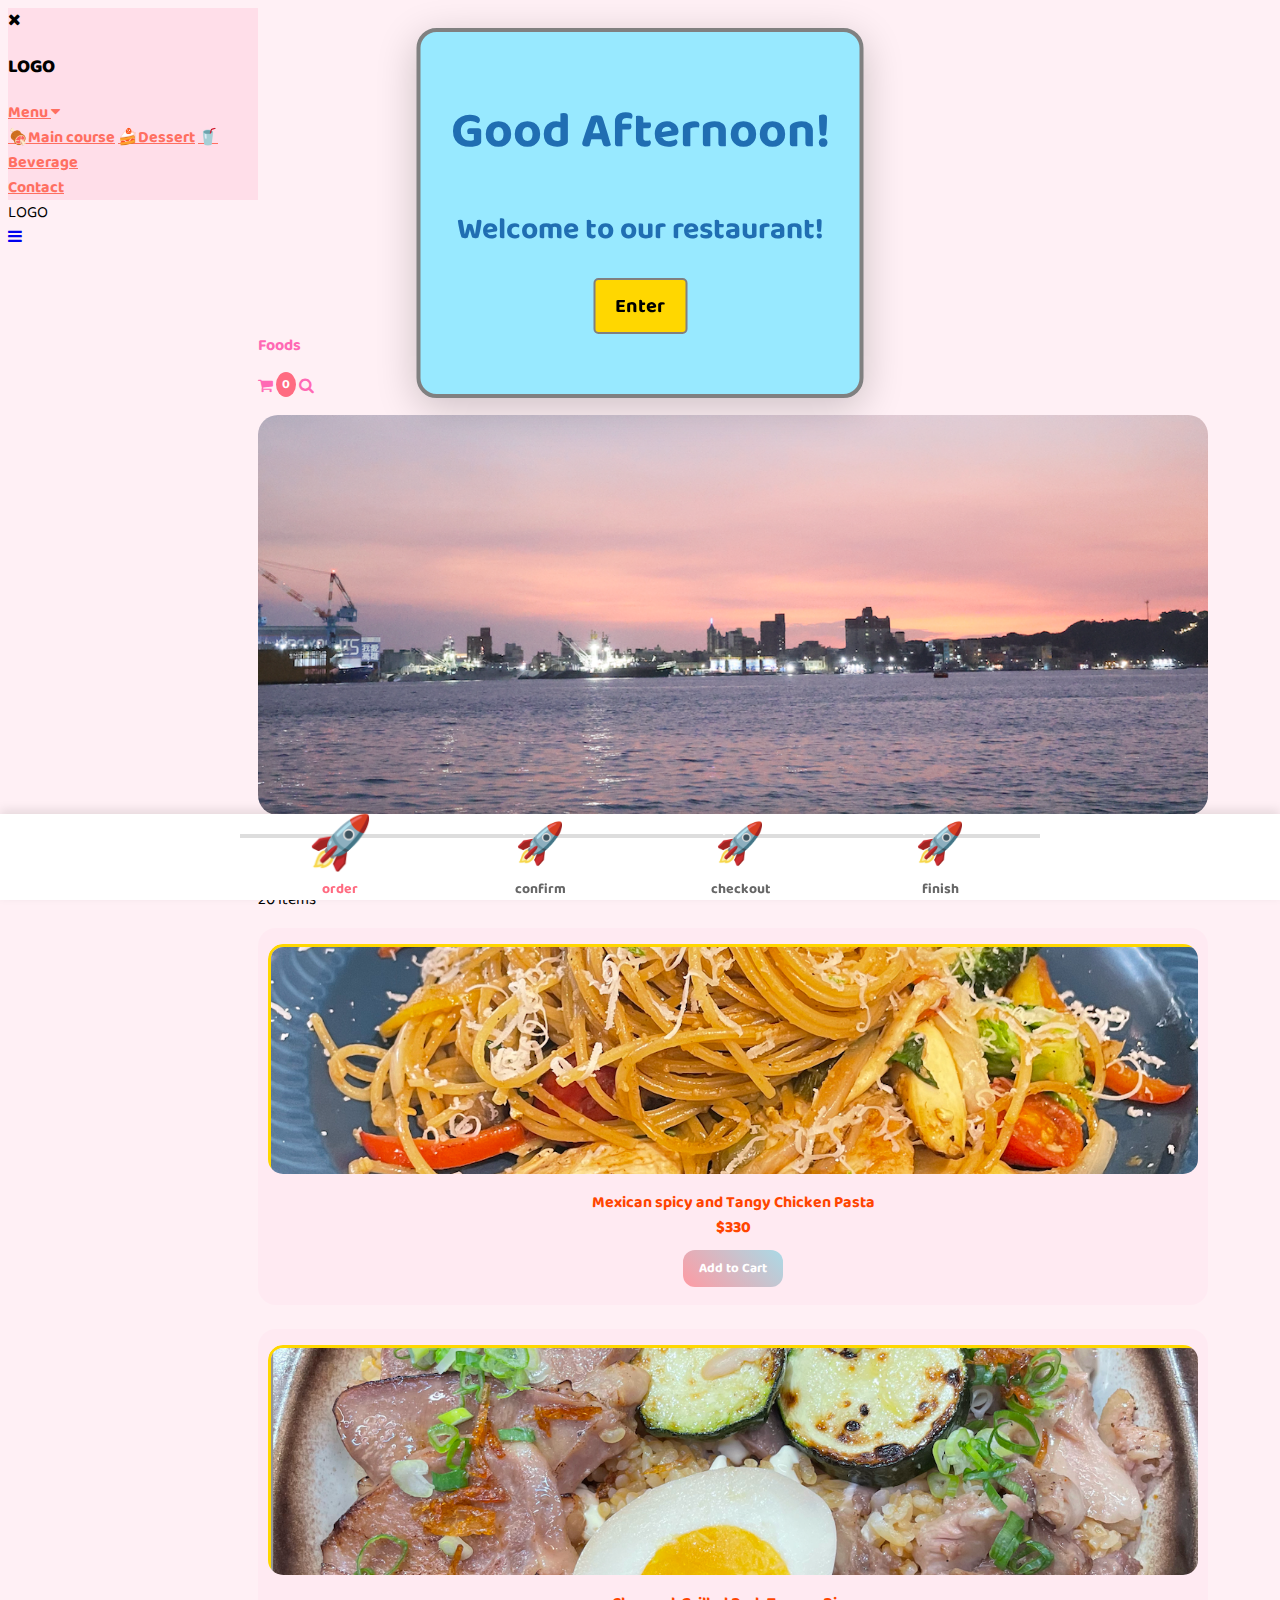
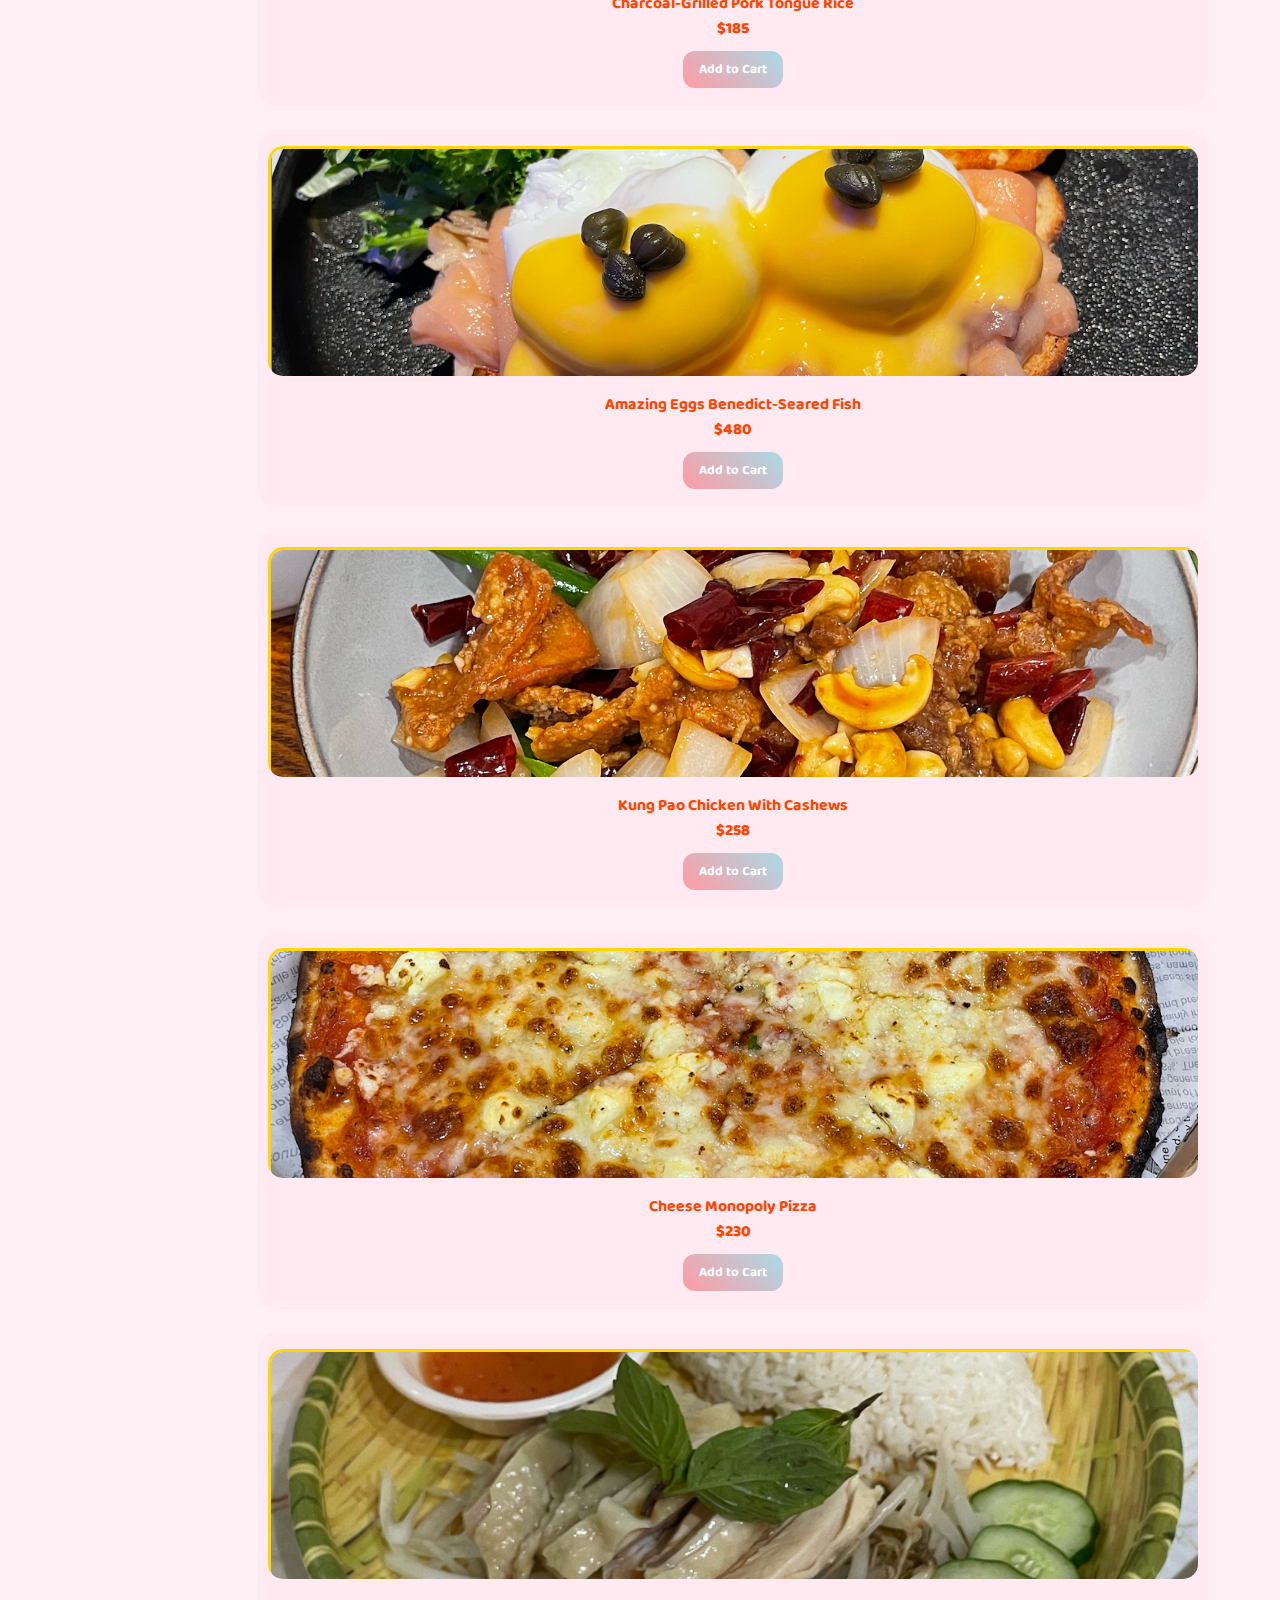
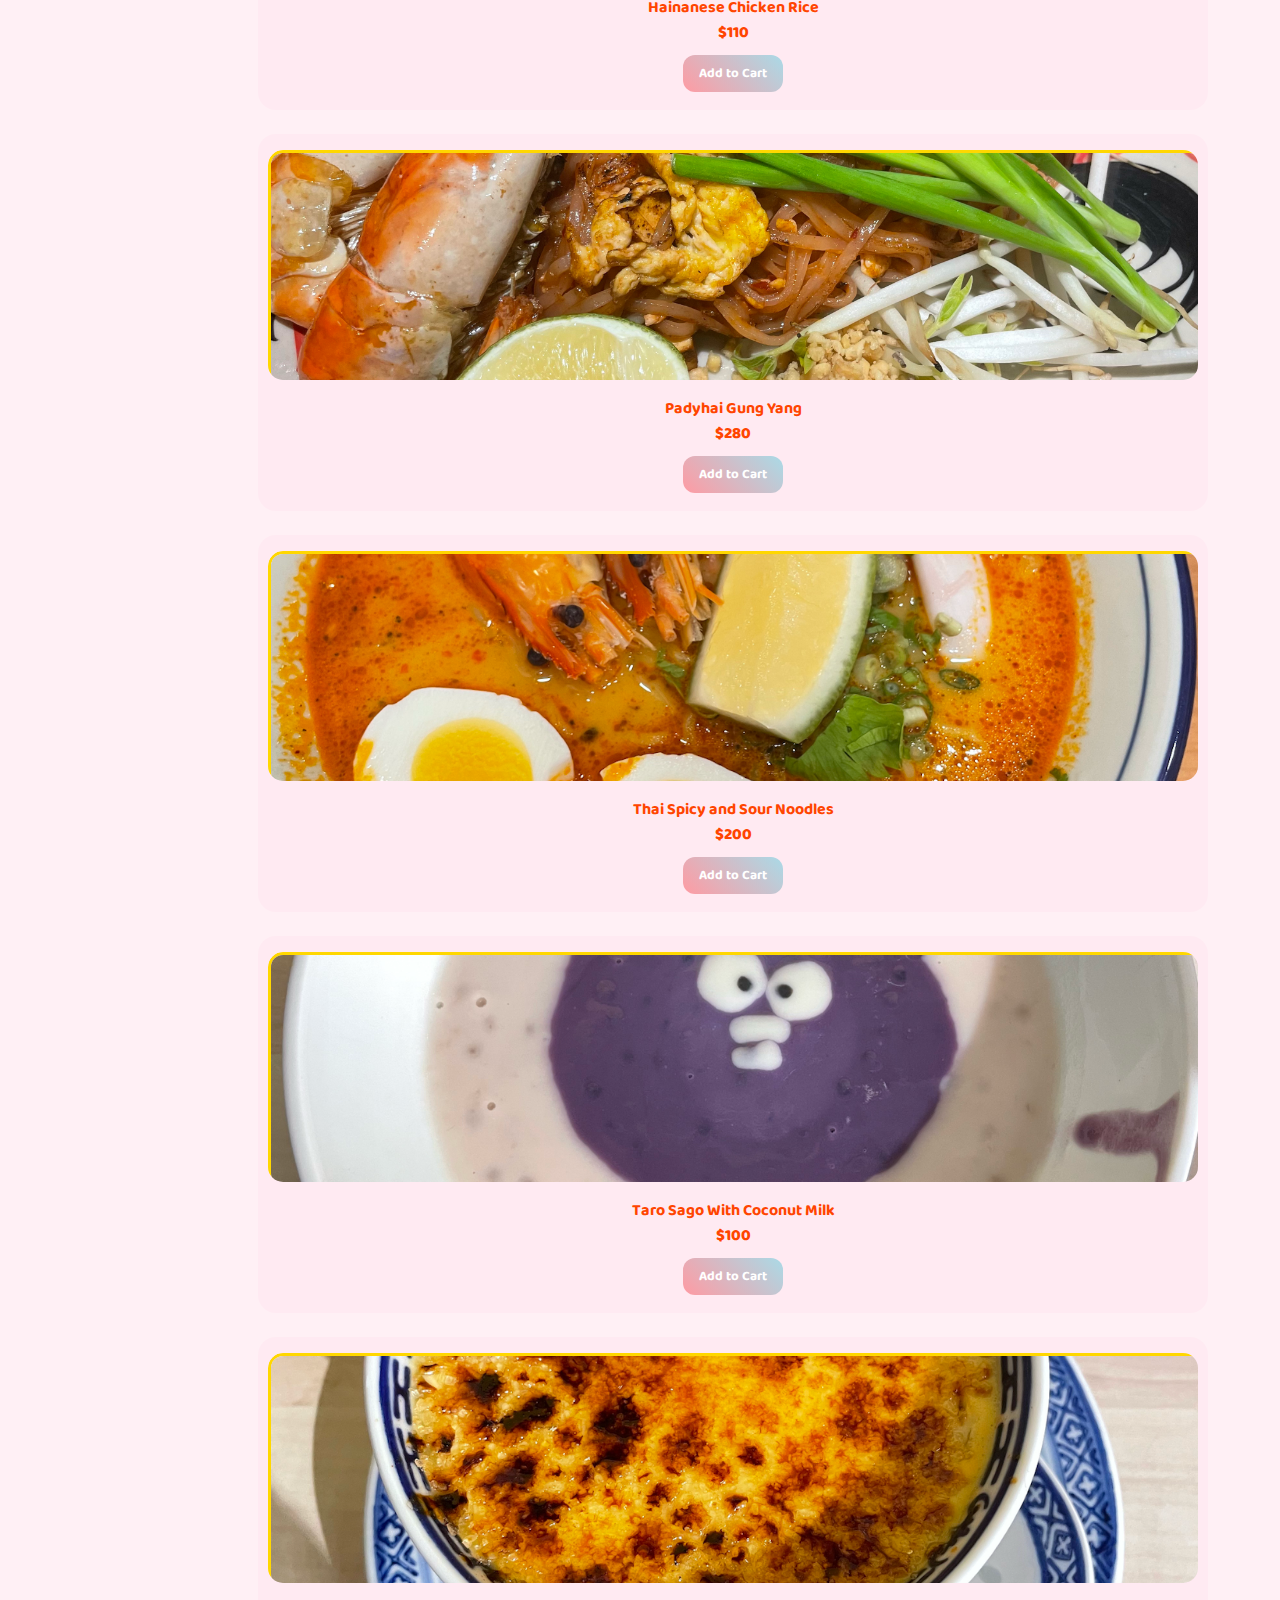
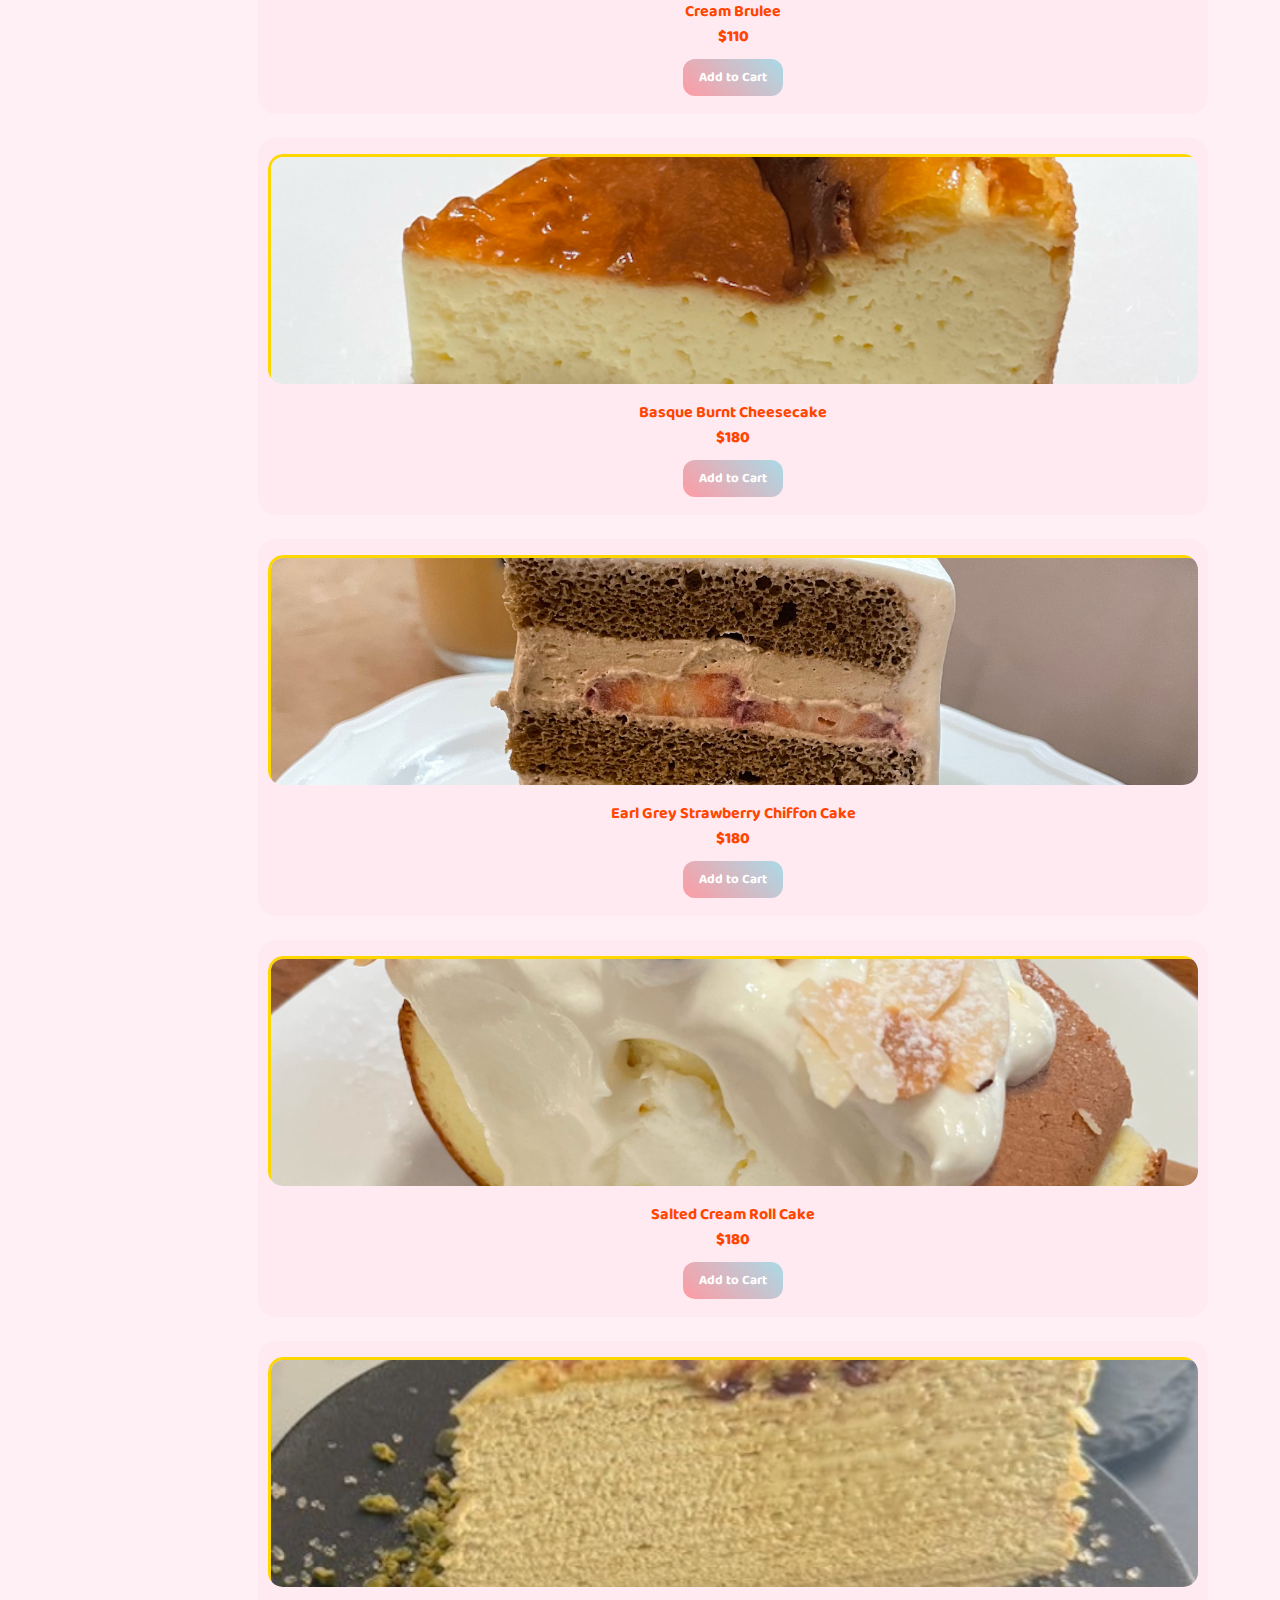
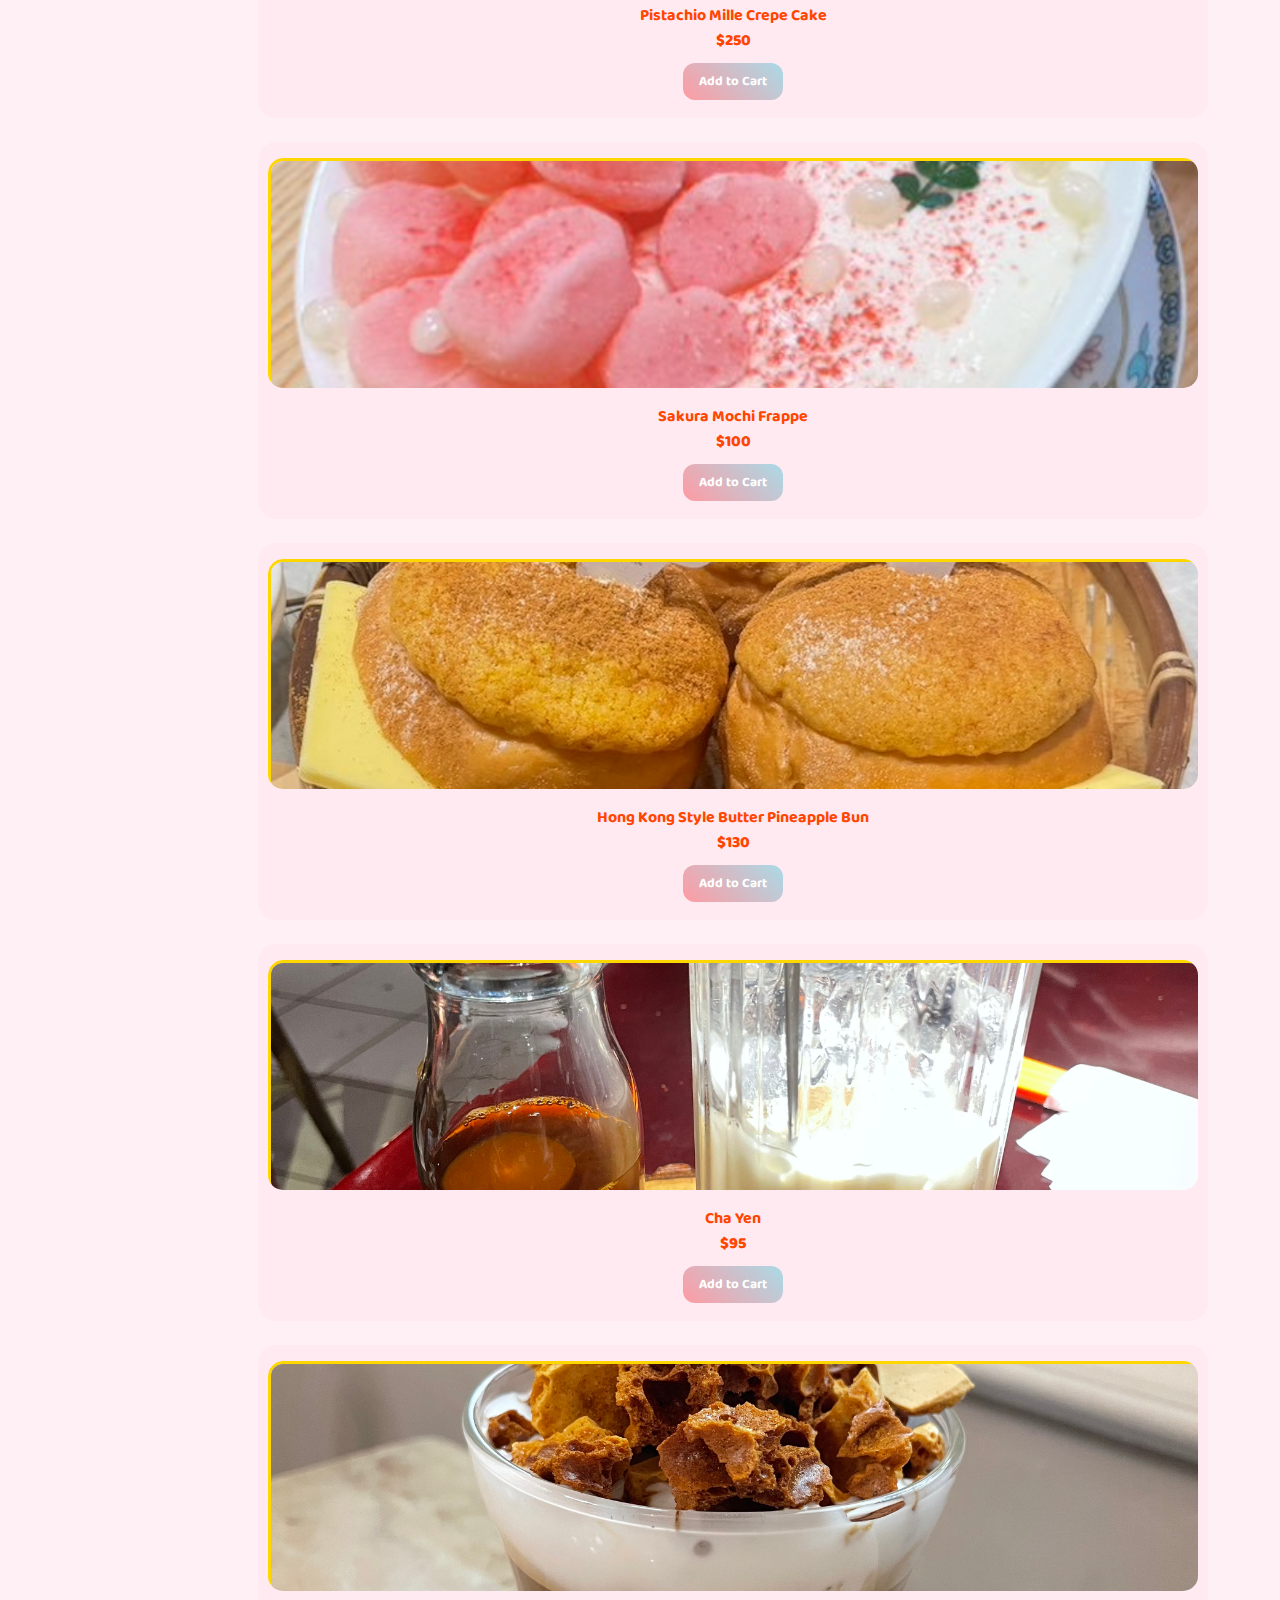
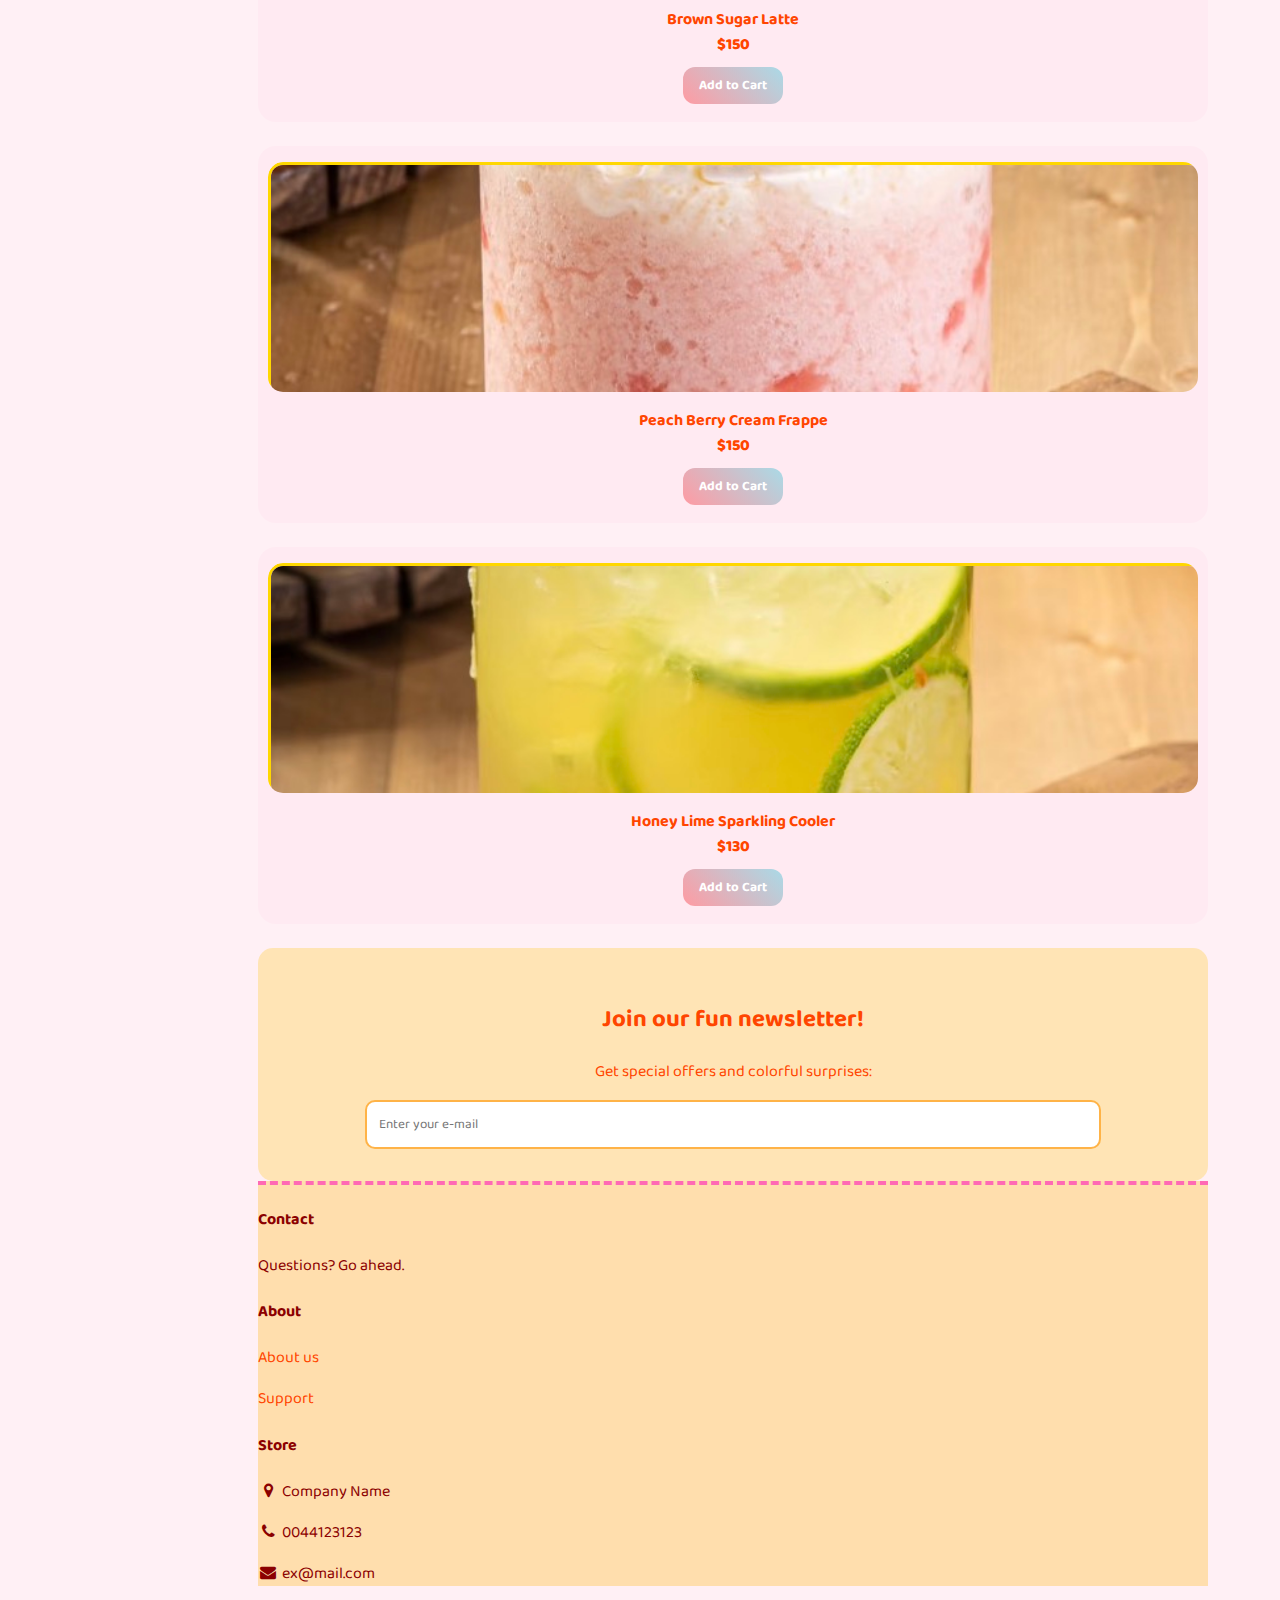
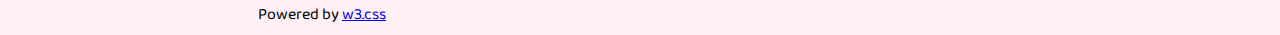
<file: final version(1).html>
<!DOCTYPE html>
<html>
<head>
  <title>Kids Food Website</title>
  <meta charset="UTF-8">
  <meta name="viewport" content="width=device-width, initial-scale=1">
  <link rel="stylesheet" href="https://www.w3schools.com/w3css/5/w3.css">
  <link rel="stylesheet" href="https://fonts.googleapis.com/css2?family=Baloo+2:wght@400;700&display=swap">
  <link rel="stylesheet" href="https://cdnjs.cloudflare.com/ajax/libs/font-awesome/4.7.0/css/font-awesome.min.css">
</head>
<body class="w3-content" style="max-width:1200px">

<!-- Greeting -->
<div id="greeting">
  <div id="greeting-content">
    <h1 id="greeting1">Good Morning!</h1>
    <h2 id="welcome">Welcome to our restaurant!</h2>
    <button id="enter">Enter</button>
  </div>
</div>

<!-- Sidebar -->
<nav class="w3-sidebar w3-bar-block w3-white w3-collapse w3-top"
     style="z-index:3;width:250px" id="mySidebar">
  <div class="w3-container w3-display-container w3-padding-16">
    <i onclick="w3_close()" class="fa fa-remove w3-hide-large w3-button w3-display-topright"></i>
    <h3 class="w3-wide"><b>LOGO</b></h3>
  </div>
  <div class="w3-padding-64 w3-large w3-text-grey" style="font-weight:bold">
    <!--<a href="#" class="w3-bar-item w3-button">Shirts</a>
    <a href="#" class="w3-bar-item w3-button">Dresses</a>-->
    <a onclick="myAccFunc()" href="javascript:void(0)"
       class="w3-button w3-block w3-white w3-left-align" id="myBtn">
      Menu <i class="fa fa-caret-down"></i>
    </a>
    <div id="demoAcc" class="w3-bar-block w3-hide w3-padding-large w3-medium">
      <a href="#maincourse" class="w3-bar-item w3-button ">🍖Main course</a>
      <a href="#dessert" class="w3-bar-item w3-button">🍰Dessert</a>
      <a href="#beverage" class="w3-bar-item w3-button">🥤Beverage</a>
     </div> 
    <a href="#footer" class="w3-button w3-block w3-white w3-left-align">Contact</a>
</nav>

<!-- Top bar (mobile) -->
<header class="w3-bar w3-top w3-hide-large w3-black w3-xlarge">
  <div class="w3-bar-item w3-padding-24 w3-wide">LOGO</div>
  <a href="javascript:void(0)"
     class="w3-bar-item w3-button w3-padding-24 w3-right"
     onclick="w3_open()"><i class="fa fa-bars"></i></a>
</header>

<div class="w3-overlay w3-hide-large" onclick="w3_close()" style="cursor:pointer"
     title="close side menu" id="myOverlay"></div>

<!-- Main content -->
<div class="w3-main" style="margin-left:250px">
  <div class="w3-hide-large" style="margin-top:83px"></div>

  <header class="w3-container w3-xlarge">
    <p class="w3-left">Foods</p>
    <p class="w3-right">
      <i class="fa fa-shopping-cart w3-margin-right" id="cartIcon"></i>
      <span id="cartCountBadge">0</span>
      <i class="fa fa-search " id="searchIcon"></i>
    </p>
  </header>
<div class="w3-display-container w3-container">
  <img src="./22.jpg" alt="Foods"
       style="width:100%;height:400px;object-fit:cover;border-radius:20px;">
  <div class="w3-display-topleft w3-text-white"
       style="padding:24px 48px;">
  </div>
</div>

<div class="w3-container w3-text-grey">
  <p>20 items</p>
</div>

  <!-- Main course -->
  <section class="w3-row-padding" id="maincourse">
    <!-- 1 -->
    <div class="w3-col l3 s6">
      <div class="w3-container">
        <div class="menu-card">
          <div class="menu-card-inner">
            <div class="card-front">
              <img src="./1.jpg" alt="">
              <div class="hover-card"><span>Click Me!</span></div>
            </div>
            <div class="card-back"><p>This pasta is a little spicy and very yummy! The chicken dances with tasty sauce. 🌶️💃</p></div>
          </div>
        </div>
        <p>Mexican spicy and Tangy Chicken Pasta<br><b>$330</b></p>
        <button class="add-btn" data-name="Mexican spicy and Tangy Chicken Pasta" data-price="330" data-img="./1.jpg">Add to Cart</button>
      </div>
    </div>
    <!-- 2 -->
    <div class="w3-col l3 s6">
      <div class="w3-container">
        <div class="menu-card">
          <div class="menu-card-inner">
            <div class="card-front">
              <img src="./5.jpg" alt="">
              <div class="hover-card"><span>Click Me!</span></div>
            </div>
            <div class="card-back"><p>Smoky rice with soft pork — it smells so good! 🔥🍚</p></div>
          </div>
        </div>
        <p>Charcoal-Grilled Pork Tongue Rice<br><b>$185</b></p>
        <button class="add-btn" data-name="Charcoal-Grilled Pork Tongue Rice" data-price="185" data-img="./5.jpg">Add to Cart</button>
      </div>
    </div>
    <!-- 3 -->
    <div class="w3-col l3 s6">
      <div class="w3-container">
        <div class="menu-card">
          <div class="menu-card-inner">
            <div class="card-front">
              <img src="./8.jpg" alt="">
              <div class="hover-card"><span>Click Me!</span></div>
            </div>
            <div class="card-back"><p>Eggs and fish on toast! So soft and creamy. 🍳🐠</p></div>
          </div>
        </div>
        <p>Amazing Eggs Benedict-Seared Fish<br><b>$480</b></p>
        <button class="add-btn" data-name="Amazing Eggs Benedict-Seared Fish" data-price="480" data-img="./8.jpg">Add to Cart</button>
      </div>
    </div>
    <!-- 4 -->
    <div class="w3-col l3 s6">
      <div class="w3-container">
        <div class="menu-card">
          <div class="menu-card-inner">
            <div class="card-front">
              <img src="./9.jpg" alt="">
              <div class="hover-card"><span>Click Me!</span></div>
            </div>
            <div class="card-back"><p>Crunchy nuts and sweet chicken — a happy bite every time! 🥢</p></div>
          </div>
        </div>
        <p>Kung Pao Chicken With Cashews<br><b>$258</b></p>
        <button class="add-btn" data-name="Kung Pao Chicken With Cashews" data-price="258" data-img="./9.jpg">Add to Cart</button>
      </div>
    </div>
    <!-- 5 -->
    <div class="w3-col l3 s6">
      <div class="w3-container">
        <div class="menu-card">
          <div class="menu-card-inner">
            <div class="card-front">
              <img src="./7.jpg" alt="">
              <div class="hover-card"><span>Click Me!</span></div>
            </div>
            <div class="card-back"><p>So much cheese! It’s melty, stretchy, and super fun! 🧀😋</p></div>
          </div>
        </div>
        <p>Cheese Monopoly Pizza<br><b>$230</b></p>
        <button class="add-btn" data-name="Cheese Monopoly Pizza" data-price="230" data-img="./7.jpg">Add to Cart</button>
      </div>
    </div>
    <!-- 6 -->
    <div class="w3-col l3 s6">
      <div class="w3-container">
        <div class="menu-card">
          <div class="menu-card-inner">
            <div class="card-front">
              <img src="./6.jpg" alt="">
              <div class="hover-card"><span>Click Me!</span></div>
            </div>
            <div class="card-back"><p>Soft chicken and yummy rice — warm and cozy! 🍚💛</p></div>
          </div>
        </div>
        <p>Hainanese Chicken Rice<br><b>$110</b></p>
        <button class="add-btn" data-name="Hainanese Chicken Rice" data-price="110" data-img="./6.jpg">Add to Cart</button>
      </div>
    </div>
    <!-- 7 -->
    <div class="w3-col l3 s6">
      <div class="w3-container">
        <div class="menu-card">
          <div class="menu-card-inner">
            <div class="card-front">
              <img src="./4.jpg" alt="">
              <div class="hover-card"><span>Click Me!</span></div>
            </div>
            <div class="card-back"><p>Noodles, shrimp, and peanuts — what a tasty mix! 🍤🍜</p></div>
          </div>
        </div>
        <p>Padyhai Gung Yang<br><b>$280</b></p>
        <button class="add-btn" data-name="Padyhai Gung Yang" data-price="280" data-img="./4.jpg">Add to Cart</button>
      </div>
    </div>
    <!-- 8 -->
    <div class="w3-col l3 s6">
      <div class="w3-container">
        <div class="menu-card">
          <div class="menu-card-inner">
            <div class="card-front">
              <img src="./2.jpg" alt="">
              <div class="hover-card"><span>Click Me!</span></div>
            </div>
            <div class="card-back"><p>A little sour, a little spicy — and full of fun! 🍋🔥</p></div>
          </div>
        </div>
        <p>Thai Spicy and Sour Noodles<br><b>$200</b></p>
        <button class="add-btn" data-name="Thai Spicy and Sour Noodles" data-price="200" data-img="./2.jpg">Add to Cart</button>
      </div>
    </div>
  </section>

  <!-- Dessert -->
  <section class="w3-row-padding" id="dessert">
    <!-- 9 -->
    <div class="w3-col l3 s6">
      <div class="w3-container">
        <div class="menu-card">
          <div class="menu-card-inner">
            <div class="card-front">
              <img src="./10.jpg" alt="">
              <div class="hover-card"><span>Click Me!</span></div>
            </div>
            <div class="card-back"><p>Sweet purple taro in creamy milk — soft and happy! 💜🥛</p></div>
          </div>
        </div>
        <p>Taro Sago With Coconut Milk<br><b>$100</b></p>
        <button class="add-btn" data-name="Taro Sago With Coconut Milk" data-price="100" data-img="./10.jpg">Add to Cart</button>
      </div>
    </div>
    <!-- 10 -->
    <div class="w3-col l3 s6">
      <div class="w3-container">
        <div class="menu-card">
          <div class="menu-card-inner">
            <div class="card-front">
              <img src="./11.jpg" alt="">
              <div class="hover-card"><span>Click Me!</span></div>
            </div>
            <div class="card-back"><p>Crunch on top, soft inside — like magic sugar! ✨</p></div>
          </div>
        </div>
        <p>Cream Brulee<br><b>$110</b></p>
        <button class="add-btn" data-name="Cream Brulee" data-price="110" data-img="./11.jpg">Add to Cart</button>
      </div>
    </div>
    <!-- 11 -->
    <div class="w3-col l3 s6">
      <div class="w3-container">
        <div class="menu-card">
          <div class="menu-card-inner">
            <div class="card-front">
              <img src="./12.jpg" alt="">
              <div class="hover-card"><span>Click Me!</span></div>
            </div>
            <div class="card-back"><p>A little burnt, a lot yummy! 🧀🔥</p></div>
          </div>
        </div>
        <p>Basque Burnt Cheesecake<br><b>$180</b></p>
        <button class="add-btn" data-name="Basque Burnt Cheesecake" data-price="180" data-img="./12.jpg">Add to Cart</button>
      </div>
    </div>
    <!-- 12 -->
    <div class="w3-col l3 s6">
      <div class="w3-container">
        <div class="menu-card">
          <div class="menu-card-inner">
            <div class="card-front">
              <img src="./15.jpg" alt="">
              <div class="hover-card"><span>Click Me!</span></div>
            </div>
            <div class="card-back"><p>Fluffy cake with tea and strawberries — so pretty! ☁️</p></div>
          </div>
        </div>
        <p>Earl Grey Strawberry Chiffon Cake<br><b>$180</b></p>
        <button class="add-btn" data-name="Earl Grey Strawberry Chiffon Cake" data-price="180" data-img="./15.jpg">Add to Cart</button>
      </div>
    </div>
    <!-- 13 -->
    <div class="w3-col l3 s6">
      <div class="w3-container">
        <div class="menu-card">
          <div class="menu-card-inner">
            <div class="card-front">
              <img src="./17.jpg" alt="">
              <div class="hover-card"><span>Click Me!</span></div>
            </div>
            <div class="card-back"><p>Soft cake roll with sweet cream — yum yum! 🍰💛</p></div>
          </div>
        </div>
        <p>Salted Cream Roll Cake<br><b>$180</b></p>
        <button class="add-btn" data-name="Salted Cream Roll Cake" data-price="180" data-img="./17.jpg">Add to Cart</button>
      </div>
    </div>
    <!-- 14 -->
    <div class="w3-col l3 s6">
      <div class="w3-container">
        <div class="menu-card">
          <div class="menu-card-inner">
            <div class="card-front">
              <img src="./20.jpg" alt="">
              <div class="hover-card"><span>Click Me!</span></div>
            </div>
            <div class="card-back"><p>Many thin cakes stacked tall — like a yummy tower! 🎂💚</p></div>
          </div>
        </div>
        <p>Pistachio Mille Crepe Cake<br><b>$250</b></p>
        <button class="add-btn" data-name="Pistachio Mille Crepe Cake" data-price="250" data-img="./20.jpg">Add to Cart</button>
      </div>
    </div>
    <!-- 15 -->
    <div class="w3-col l3 s6">
      <div class="w3-container">
        <div class="menu-card">
          <div class="menu-card-inner">
            <div class="card-front">
              <img src="./19.jpg" alt="">
              <div class="hover-card"><span>Click Me!</span></div>
            </div>
            <div class="card-back"><p>Pink drink with mochi bits — tastes like spring! 🌸🥤</p></div>
          </div>
        </div>
        <p>Sakura Mochi Frappe<br><b>$100</b></p>
        <button class="add-btn" data-name="Sakura Mochi Frappe" data-price="100" data-img="./19.jpg">Add to Cart</button>
      </div>
    </div>
    <!-- 16 -->
    <div class="w3-col l3 s6">
      <div class="w3-container">
        <div class="menu-card">
          <div class="menu-card-inner">
            <div class="card-front">
              <img src="./21.jpg" alt="">
              <div class="hover-card"><span>Click Me!</span></div>
            </div>
            <div class="card-back"><p>Crunchy top, buttery heart — no pineapple, just happy! 🧈😄</p></div>
          </div>
        </div>
        <p>Hong Kong Style Butter Pineapple Bun<br><b>$130</b></p>
        <button class="add-btn" data-name="Hong Kong Style Butter Pineapple Bun" data-price="130" data-img="./21.jpg">Add to Cart</button>
      </div>
    </div>
  </section>

  <!-- Beverage -->
  <section class="w3-row-padding" id="beverage">
    <!-- 17 -->
    <div class="w3-col l3 s6">
      <div class="w3-container">
        <div class="menu-card">
          <div class="menu-card-inner">
            <div class="card-front">
              <img src="./14.jpg" alt="">
              <div class="hover-card"><span>Click Me!</span></div>
            </div>
            <div class="card-back"><p>Sweet orange milk tea — sip, smile, and happy! 🧡</p></div>
          </div>
        </div>
        <p>Cha Yen<br><b>$95</b></p>
        <button class="add-btn" data-name="Cha Yen" data-price="95" data-img="./14.jpg">Add to Cart</button>
      </div>
    </div>
    <!-- 18 -->
    <div class="w3-col l3 s6">
      <div class="w3-container">
        <div class="menu-card">
          <div class="menu-card-inner">
            <div class="card-front">
              <img src="./16.jpg" alt="">
              <div class="hover-card"><span>Click Me!</span></div>
            </div>
            <div class="card-back"><p>Warm milk and brown sugar — cozy and sweet! 🍯</p></div>
          </div>
        </div>
        <p>Brown Sugar Latte<br><b>$150</b></p>
        <button class="add-btn" data-has-options="true" data-name="Brown Sugar Latte" data-price="150" data-img="./16.jpg">Add to Cart</button>
      </div>
    </div>
    <!-- 19 -->
    <div class="w3-col l3 s6">
      <div class="w3-container">
        <div class="menu-card">
          <div class="menu-card-inner">
            <div class="card-front">
              <img src="./13.jpg" alt="">
              <div class="hover-card"><span>Click Me!</span></div>
            </div>
            <div class="card-back"><p>Peach and berry smoothie — like a rainbow drink! 🌈🍓</p></div>
          </div>
        </div>
        <p>Peach Berry Cream Frappe<br><b>$150</b></p>
        <button class="add-btn" data-name="Peach Berry Cream Frappe" data-price="150" data-img="./13.jpg">Add to Cart</button>
      </div>
    </div>
    <!-- 20 -->
    <div class="w3-col l3 s6">
      <div class="w3-container">
        <div class="menu-card">
          <div class="menu-card-inner">
            <div class="card-front">
              <img src="./18.jpg" alt="">
              <div class="hover-card"><span>Click Me!</span></div>
            </div>
            <div class="card-back"><p>Bubbly and tangy — tickly and fun! ✨🍯🍋</p></div>
          </div>
        </div>
        <p>Honey Lime Sparkling Cooler<br><b>$130</b></p>
        <button class="add-btn" data-has-options="true" data-name="Honey Lime Sparkling Cooler" data-price="130" data-img="./18.jpg">Add to Cart</button>
      </div>
    </div>
  </section>

  <!-- Subscribe -->
  <div class="subscribe-section">
    <h2>Join our fun newsletter!</h2>
    <p>Get special offers and colorful surprises:</p>
    <input type="text" placeholder="Enter your e-mail">
  </div>
  <!-- Back to Top Button -->
<button id="backToTop" title="Go to top">
  <i class="fa fa-arrow-up"></i>
</button>

  <!-- Footer -->
  <footer class="w3-padding-64 w3-small w3-center" id="footer">
    <div class="w3-row-padding">
      <div class="w3-col s4">
        <h4>Contact</h4>
        <p>Questions? Go ahead.</p>
      </div>
      <div class="w3-col s4">
        <h4>About</h4>
        <p><a href="#">About us</a></p>
        <p><a href="#">Support</a></p>
      </div>
      <div class="w3-col s4 w3-justify">
        <h4>Store</h4>
        <p><i class="fa fa-fw fa-map-marker"></i> Company Name</p>
        <p><i class="fa fa-fw fa-phone"></i> 0044123123</p>
        <p><i class="fa fa-fw fa-envelope"></i> ex@mail.com</p>
      </div>
    </div>
  </footer>

  <div class="w3-black w3-center w3-padding-24">
    Powered by <a href="https://www.w3schools.com/w3css/default.asp" class="w3-hover-opacity">w3.css</a>
  </div>
</div>

<!-- Progress Bar -->
<div class="progress-container">
  <div class="progress-bar">
    <div class="progress-line">
      <div class="progress-line-fill" id="progressFill"></div>
    </div>
    <div class="progress-step">
      <div class="rocket-icon active" id="step1">🚀</div>
      <div class="step-label active">order</div>
    </div>
    <div class="progress-step">
      <div class="rocket-icon" id="step2">🚀</div>
      <div class="step-label">confirm</div>
    </div>
    <div class="progress-step">
      <div class="rocket-icon" id="step3">🚀</div>
      <div class="step-label">checkout</div>
    </div>
    <div class="progress-step">
      <div class="rocket-icon" id="step4">🚀</div>
      <div class="step-label">finish</div>
    </div>
  </div>
</div>

<!-- Note Modal -->
<div id="noteModal">
  <div class="option-group">
    <label>Ice Level:</label><br>
    <input type="radio" name="ice1" value="Normal" checked> Regular
    <input type="radio" name="ice1" value="Less"> Less
    <input type="radio" name="ice1" value="No Ice"> No Ice
  </div>
  <div class="option-group">
    <label>Sugar Level:</label><br>
    <input type="radio" name="sugar1" value="Normal" checked> Regular
    <input type="radio" name="sugar1" value="Half"> Half
    <input type="radio" name="sugar1" value="Less"> Less
    <input type="radio" name="sugar1" value="No Sugar"> No Sugar
  </div>
  <textarea id="noteText" placeholder="Enter note..."></textarea><br><br>
  <button class="add-btn" id="confirmAdd">Add</button>
  <button class="cancel-btn" id="cancelAdd">Cancel</button>
</div>

<!-- Cart Modal -->
<div id="cartModal">
  <h3>Your Cart</h3>
  <div id="cartList"></div>
  <button class="cancel-btn" id="closeCart">Close</button>
  <button class="confirm-btn" id="confirmCart">Confirm</button>
</div>

<!-- Checkout Modal -->
<div id="checkoutModal">
  <h3>Checkout</h3>
  <p>Please confirm your order and payment method.</p>
  <button class="cancel-btn" id="backToCart">Back</button>
  <button class="confirm-btn" id="payBtn">Pay</button>
</div>

<script>
// Sidebar & menu
function myAccFunc() {
  var x = document.getElementById("demoAcc");
  if (x.className.indexOf("w3-show") == -1) {
    x.className += " w3-show";
  } else {
    x.className = x.className.replace(" w3-show", "");
  }
}
function w3_open() {
  document.getElementById("mySidebar").style.display = "block";
  document.getElementById("myOverlay").style.display = "block";
}
function w3_close() {
  document.getElementById("mySidebar").style.display = "none";
  document.getElementById("myOverlay").style.display = "none";
}
document.getElementById("myBtn").click();

// Greeting
function enterGreeting() {
  var greet1 = document.getElementById("greeting1");
  var greet2 = document.getElementById("welcome");
  var now = new Date().getHours();

  if (now >= 5 && now < 12) {
    greet1.textContent = "Good Morning!";
    greet2.textContent = "Welcome to our restaurant!";
  } else if (now >= 12 && now < 17) {
    greet1.textContent = "Good Afternoon!";
    greet2.textContent = "Welcome to our restaurant!";
  } else if (now >= 17 && now < 22) {
    greet1.textContent = "Good Evening!";
    greet2.textContent = "Welcome to our restaurant!";
  } else {
    greet1.textContent = "Time to sleep!";
    greet2.textContent = "See you tomorrow!";
  }
}

function enter(){
  document.getElementById("greeting").style.display="none";
}

// Progress bar
let currentStep = 1;
function updateProgressBar(step) {
  currentStep = step;
  const steps = [
    { icon: document.getElementById("step1"), label: document.querySelector(".progress-step:nth-child(2) .step-label") },
    { icon: document.getElementById("step2"), label: document.querySelector(".progress-step:nth-child(3) .step-label") },
    { icon: document.getElementById("step3"), label: document.querySelector(".progress-step:nth-child(4) .step-label") },
    { icon: document.getElementById("step4"), label: document.querySelector(".progress-step:nth-child(5) .step-label") },
  ];
  const progressFill = document.getElementById("progressFill");
  progressFill.style.width = ((step - 1) / 3 * 100) + "%";

  steps.forEach((s, i) => {
    s.icon.classList.remove("active", "completed");
    s.label.classList.remove("active", "completed");
    if (i + 1 < step) {
      s.icon.classList.add("completed");
      s.label.classList.add("completed");
    } else if (i + 1 === step) {
      s.icon.classList.add("active");
      s.label.classList.add("active");
    }
  });
}

// Cart & checkout
let cart = [];
let selectedItem = null;

const addButtons = document.querySelectorAll(".w3-row-padding .add-btn");
const noteModal = document.getElementById("noteModal");
const cartModal = document.getElementById("cartModal");
const checkoutModal = document.getElementById("checkoutModal");
const cartList = document.getElementById("cartList");
const cartCountBadge = document.getElementById("cartCountBadge");

const confirmAddBtn = document.getElementById("confirmAdd");
const cancelAddBtn = document.getElementById("cancelAdd");
const cartIcon = document.getElementById("cartIcon");
const closeCartBtn = document.getElementById("closeCart");
const confirmCartBtn = document.getElementById("confirmCart");
const backToCartBtn = document.getElementById("backToCart");
const payBtn = document.getElementById("payBtn");

// Add to cart: open note modal
addButtons.forEach(btn => {
  btn.addEventListener("click", () => {
    selectedItem = {
      name: btn.dataset.name,
      price: btn.dataset.price,
      img: btn.dataset.img,
      hasOptions: btn.dataset.hasOptions === "true"
    };
    const iceGroup = noteModal.querySelector('.option-group:nth-child(1)');
    const sugarGroup = noteModal.querySelector('.option-group:nth-child(2)');
    if (selectedItem.hasOptions) {
      iceGroup.style.display = "block";
      sugarGroup.style.display = "block";
    } else {
      iceGroup.style.display = "none";
      sugarGroup.style.display = "none";
    }
    noteModal.style.display = "block";
  });
});

// Confirm add item
confirmAddBtn.addEventListener("click", () => {
  const note = document.getElementById("noteText").value;
  let ice = "", sugar = "";
  if (selectedItem && selectedItem.hasOptions) {
    ice = noteModal.querySelector('input[name="ice1"]:checked').value;
    sugar = noteModal.querySelector('input[name="sugar1"]:checked').value;
  }
  if (selectedItem) {
    cart.push({ ...selectedItem, note, ice, sugar });
    cartCountBadge.textContent = cart.length;
  }
  document.getElementById("noteText").value = "";
  noteModal.style.display = "none";
  updateProgressBar(1);
});

// Cancel add
cancelAddBtn.addEventListener("click", () => {
  document.getElementById("noteText").value = "";
  noteModal.style.display = "none";
});

// Render cart
function renderCart() {
  cartList.innerHTML = "";
  cart.forEach((item, index) => {
    const div = document.createElement("div");
    div.classList.add("cart-item");
    div.innerHTML = `
      <img src="${item.img}">
      <div class="cart-item-info">
        <b>${item.name}</b><br>
        $${item.price}<br>
        Ice: ${item.ice || '-'}<br>
        Sugar: ${item.sugar || '-'}<br>
        Note: ${item.note || ''}
      </div>
      <button class="remove-btn" data-index="${index}">delete</button>
    `;
    cartList.appendChild(div);
  });
}

// Open cart
cartIcon.addEventListener("click", () => {
  renderCart();
  cartModal.style.display = "block";
  updateProgressBar(2);
});

// Delete item in cart
cartList.addEventListener("click", (e) => {
  if (e.target.classList.contains("remove-btn")) {
    const index = parseInt(e.target.dataset.index, 10);
    cart.splice(index, 1);
    cartCountBadge.textContent = cart.length;
    renderCart();
  }
});

// Close cart
closeCartBtn.addEventListener("click", () => {
  cartModal.style.display = "none";
  updateProgressBar(1);
});

// Cart Confirm → go to checkout
confirmCartBtn.addEventListener("click", () => {
  if (cart.length === 0) {
    alert("Your cart is empty!");
    return;
  }
  cartModal.style.display = "none";
  checkoutModal.style.display = "block";
  updateProgressBar(3);
});

// Checkout Back
backToCartBtn.addEventListener("click", () => {
  checkoutModal.style.display = "none";
  cartModal.style.display = "block";
  updateProgressBar(2);
});

// Checkout Pay → finish
payBtn.addEventListener("click", () => {
  updateProgressBar(4);
  setTimeout(() => {
    alert("Your order has been placed. Thank you for dining with us!");
    cart = [];
    renderCart();
    cartCountBadge.textContent = 0;
    checkoutModal.style.display = "none";
    updateProgressBar(1);
  }, 300);
});

// Flip cards
const menuCards = document.querySelectorAll('.menu-card');
menuCards.forEach(card => {
  const cardFront = card.querySelector('.card-front');
  const cardBack = card.querySelector('.card-back');
  if (cardFront) {
    cardFront.addEventListener('click', () => {
      card.classList.toggle('flipped');
    });
  }
  if (cardBack) {
    cardBack.addEventListener('click', () => {
      card.classList.remove('flipped');
    });
  }
});
// Back to top button
const backToTopBtn = document.getElementById("backToTop");

window.addEventListener("scroll", () => {
  if (window.pageYOffset > 300) {
    backToTopBtn.classList.add("show");
  } else {
    backToTopBtn.classList.remove("show");
  }
});

backToTopBtn.addEventListener("click", () => {
  window.scrollTo({
    top: 0,
    behavior: "smooth"
  });
});

// On load
window.onload = function() {
  document.getElementById("enter").onclick = enter;
  enterGreeting();
};
</script>

<style>
body,h1,h2,h3,h4,h5,h6,.w3-wide {
  font-family: 'Baloo 2', cursive;
}
@media (max-width: 600px) {
  .w3-row-padding {
    display: flex !important;
    flex-wrap: wrap !important;
    margin: 0 -4px !important;
  }
  
  .w3-row-padding > .w3-col.s6 {
    width: 50% !important;
    max-width: 50% !important;
    flex: 0 0 50% !important;
    float: none !important;
    padding: 0 4px !important;
    box-sizing: border-box !important;
  }
  
  .w3-row-padding .w3-container {
    padding: 12px 6px 14px !important;
    margin-bottom: 8px !important;
  }
}
.w3-sidebar {
  background-color: #FFDEE9;
}
.w3-sidebar a {
  font-family: 'Baloo 2', cursive;
  color: #FF6F61;
}
.w3-sidebar a:hover {
  color: #FFB347;
}
body {
  background: #FFF0F5;
}
.w3-main header p {
  color: #FF69B4;
  font-weight: bold;
}
.w3-row-padding .w3-container img {
  border-radius: 15px;
  border: 3px solid #FFD700;
  width: 100%;
  height: 230px;
  object-fit: cover;
  display: block;
  margin-bottom: 10px;
}
.w3-row-padding .w3-container {
  text-align: center;
  margin-bottom: 24px;
  background-color: #FFEAF2;
  border-radius: 18px;
  padding: 16px 10px 18px;
}
.w3-row-padding .w3-container p {
  color: #FF4500;
  font-weight: bold;
  font-size: 16px;
  margin-bottom: 10px;
}
.subscribe-section {
  background-color: #FFE4B5;
  border-radius: 15px;
  padding: 32px;
  text-align: center;
  color: #FF4500;
  margin-top: 24px;
}
.subscribe-section input {
  width: 80%;
  padding: 12px;
  border-radius: 10px;
  border: 2px solid #FFB347;
  font-family: 'Baloo 2', cursive;
}
footer {
  background-color: #FFDEAD;
  border-top: 4px dashed #FF69B4;
  color: #8B0000;
}
footer a {
  color: #FF4500;
  text-decoration: none;
}
footer a:hover {
  color: #FF69B4;
}
button {
  border:none;
  border-radius:12px;
  padding:8px 16px;
  font-family:'Baloo 2', cursive;
  font-weight:bold;
  cursor:pointer;
  transition:0.3s;
}
button:hover {
  transform:scale(1.05);
}
button.add-btn {
  background: linear-gradient(45deg, #FF9AA2, #a9dae7);
  color:white;
}
button.cancel-btn,
button.confirm-btn {
  background: linear-gradient(45deg, #FF6B6B, #a8d5f2);
  color:white;
}
#noteModal, #cartModal, #checkoutModal {
  box-sizing:border-box;
}
#noteModal {
  border:3px solid #bbe8f9;
  background:#fdfdfd;
  padding:30px;
  border-radius:20px;
  display:none;
  position:fixed;
  top:50%;
  left:50%;
  transform:translate(-50%, -50%);
  z-index:10;
}
#noteModal textarea {
  border-radius:12px;
  border:2px solid #FFB347;
  padding:10px;
  width:100%;
}
#cartModal {
  border:3px solid #FFB347;
  background:#FFF0F5;
  border-radius:20px;
  padding:15px;
  display:none;
  position:fixed;
  top:50%;
  left:50%;
  transform:translate(-50%, -50%);
  width:90%;
  max-width:500px;
  z-index:10;
}
#checkoutModal {
  border:3px solid #FFB347;
  background:#FFF7FB;
  border-radius:20px;
  padding:20px;
  display:none;
  position:fixed;
  top:50%;
  left:50%;
  transform:translate(-50%, -50%);
  width:80%;
  max-width:400px;
  z-index:11;
  text-align:center;
}
#cartList div.cart-item {
  border:2px dashed #FFB347;
  border-radius:12px;
  padding:8px;
  margin-bottom:8px;
  background:#FFE4B5;
  display:flex;
  align-items:center;
}
#cartList img {
  border-radius:12px;
  border:2px solid #FFB347;
  width:60px;
  height:60px;
  object-fit:cover;
  margin-right:10px;
}
#cartCountBadge {
  background:#FF6B81;
  color:white;
  font-weight:bold;
  font-size:13px;
  padding:2px 6px;
  border-radius:50%;
  vertical-align:top;
}
.remove-btn {
  background:none;
  border:none;
  color:#ff4b5c;
  font-weight:bold;
  cursor:pointer;
}
.remove-btn:hover {
  color:#ff0000;
  transform:scale(1.05);
}
#greeting{
    position:fixed;
    padding:40px 30px;
    text-align: center;
    margin:20px auto;
    left:50%;
    transform:translateX(-50%);
    border-radius: 20px;
    border: 4px solid gray;
    animation-name:popgreeting;
    animation-duration:2s;
    max-width:500px;
    background: rgb(152, 233, 255);
    box-shadow: 0 10px 40px rgba(0, 0, 0, 0.2);
    z-index: 9999;  
}
#greeting1{
    font-size:50px;
    color:rgb(32, 110, 178);
    margin-top:20px;
}
#welcome{
    font-size:30px;
    color:rgb(32, 110, 178);
    margin-top:10px;
}
#enter{
    font-size: 20px;
    padding:10px 20px;
    text-align: center;
    position:relative;
    margin-bottom:20px;
    border-radius: 5px;
    border: 2px solid gray;
    background-color: gold;
}
#cartIcon,
.w3-container .fa-search {
  cursor: pointer;
}


 #cartIcon:hover, 
#searchIcon:hover {
  transform: scale(1.3);
  transition: transform 0.3s ease;
}

  
/* 讓每一項購物車項目左右排列：左邊是圖片＋文字，右邊是 delete */
#cartList .cart-item {
  display: flex;
  justify-content: space-between; /* 左右兩側分開 */
  align-items: flex-start;
  border: 2px dashed #FFB347;
  border-radius: 15px;
  background: #FFE4B5;
  padding: 12px 16px;
  margin-bottom: 12px;
}

/* 左側：圖片＋文字區 */
#cartList .cart-item-info {
  flex: 1;
  margin-left: 10px;
  color: #222;
  font-weight: 500;
}

/* 右側 delete 按鈕固定靠右、垂直置中 */
#cartList .remove-btn {
  align-self: center;
  margin-left: auto;
  background: none;
  border: none;
  color: #ff4b5c;
  font-weight: bold;
  font-size: 16px;
  cursor: pointer;
  transition: transform 0.2s, color 0.2s;
}

/* hover 效果 */
#cartList .remove-btn:hover {
  color: #ff0000;
  transform: scale(1.1);
}

/* 調整圖片圓角與外框 */
#cartList img {
  width: 70px;
  height: 70px;
  border-radius: 12px;
  border: 2px solid #FFB347;
  object-fit: cover;
  margin-right: 10px;
}

@keyframes popgreeting{
  from{opacity:0;}
  to{opacity:1;}
}
.menu-card {
  position:relative;
  width:100%;
  height:230px;
  perspective:1000px;
  margin-bottom:10px;
}
.menu-card-inner {
  position:relative;
  width:100%;
  height:230px;
  transform-style:preserve-3d;
  transition:transform 0.6s;
}
.menu-card.flipped .menu-card-inner {
  transform:rotateY(180deg);
}
.card-front, .card-back {
  position:absolute;
  width:100%;
  height:100%;
  backface-visibility:hidden;
  border-radius:15px;
  overflow:hidden;
}
.card-front img {
  border-radius:15px;
  border:3px solid #FFD700;
  width:100%;
  height:230px;
  object-fit:cover;
}
.card-back {
  transform:rotateY(180deg);
  display:flex;
  justify-content:center;
  align-items:center;
  padding:10px;
  box-sizing:border-box;
  border:3px solid #FFD700;
  background:#ffbdde;
}
.hover-card {
  position:absolute;
  top:0;
  left:0;
  width:100%;
  height:100%;
  background:rgba(215, 174, 195, 0.9);
  display:flex;
  justify-content:center;
  align-items:center;
  opacity:0;
  transition:opacity 0.3s;
  border-radius:15px;
}
.card-front:hover .hover-card {
  opacity:1;
}
.progress-container {
  position:fixed;
  bottom:0;
  left:0;
  right:0;
  background:white;
  box-shadow:0 -4px 10px rgba(0,0,0,0.1);
  z-index:5;
}
.progress-bar {
  display:flex;
  justify-content:space-around;
  align-items:center;
  max-width:800px;
  margin:0 auto;
  position:relative;
}
.progress-step {
  display:flex;
  flex-direction:column;
  align-items:center;
  flex:1;
  position:relative;
  z-index:2;
}
.rocket-icon {
  font-size:40px;
  color:#ccc;
  transition:all 0.5s;
}
.rocket-icon.active {
  color:#FF6B81;
  transform:scale(1.3);
}
.rocket-icon.completed {
  color:#4CAF50;
}
.step-label {
  font-size:14px;
  font-weight:bold;
  color:#666;
}
.step-label.active {
  color:#FF6B81;
}
.step-label.completed {
  color:#4CAF50;
}
.progress-line {
  position:absolute;
  top:20px;
  left:0;
  right:0;
  height:4px;
  background:#ddd;
  z-index:1;
}
.progress-line-fill {
  height:100%;
  background:linear-gradient(90deg,#FF6B81,#4CAF50);
  width:0%;
  transition:width 0.5s;
}
#backToTop {
  position: fixed;
  bottom: 80px;
  right: 20px;
  z-index: 99;
  background: linear-gradient(135deg, #FF9AA2, #FFB347);
  color: white;
  border: 3px solid #FFD700;
  border-radius: 50%;
  width: 55px;
  height: 55px;
  font-size: 24px;
  cursor: pointer;
  opacity: 0;
  visibility: hidden;
  transition: all 0.3s ease;
  box-shadow: 0 4px 15px rgba(255, 107, 129, 0.4);
  display: flex;
  align-items: center;
  justify-content: center;
  margin-left:10px;
}

#backToTop.show {
  opacity: 1;
  visibility: visible;
}

#backToTop:hover {
  transform: translateY(-5px) scale(1.1);
  box-shadow: 0 6px 20px rgba(255, 107, 129, 0.6);
  background: linear-gradient(135deg, #FFB347, #FF9AA2);
}

#backToTop:active {
  transform: translateY(-2px) scale(1.05);
}

@media (max-width: 600px) {
  #backToTop {
    bottom: 90px;
    right: 15px;
    width: 50px;
    height: 50px;
    font-size: 20px;
  }
}

@media (max-width: 600px) {
  #heroTitle {
    display: block !important;
    white-space: normal !important;
    font-size: 18px !important;
    line-height: 1.3 !important;
    max-width: 280px;
  }
}


#heroTitle {
  white-space: normal;        /* 允許自動換行 */
  max-width: 90%;             /* 避免太寬 */
  line-height: 1.2;
  word-break: break-word;     /* 必要時斷字 */
}

/* 針對平板寬度（例如1024以下）再調整字體 */
@media (max-width: 1024px) {
  #heroTitle {
    font-size: clamp(20px, 4vw, 40px);
  }
}

</style>

</body>
</html>
</file>
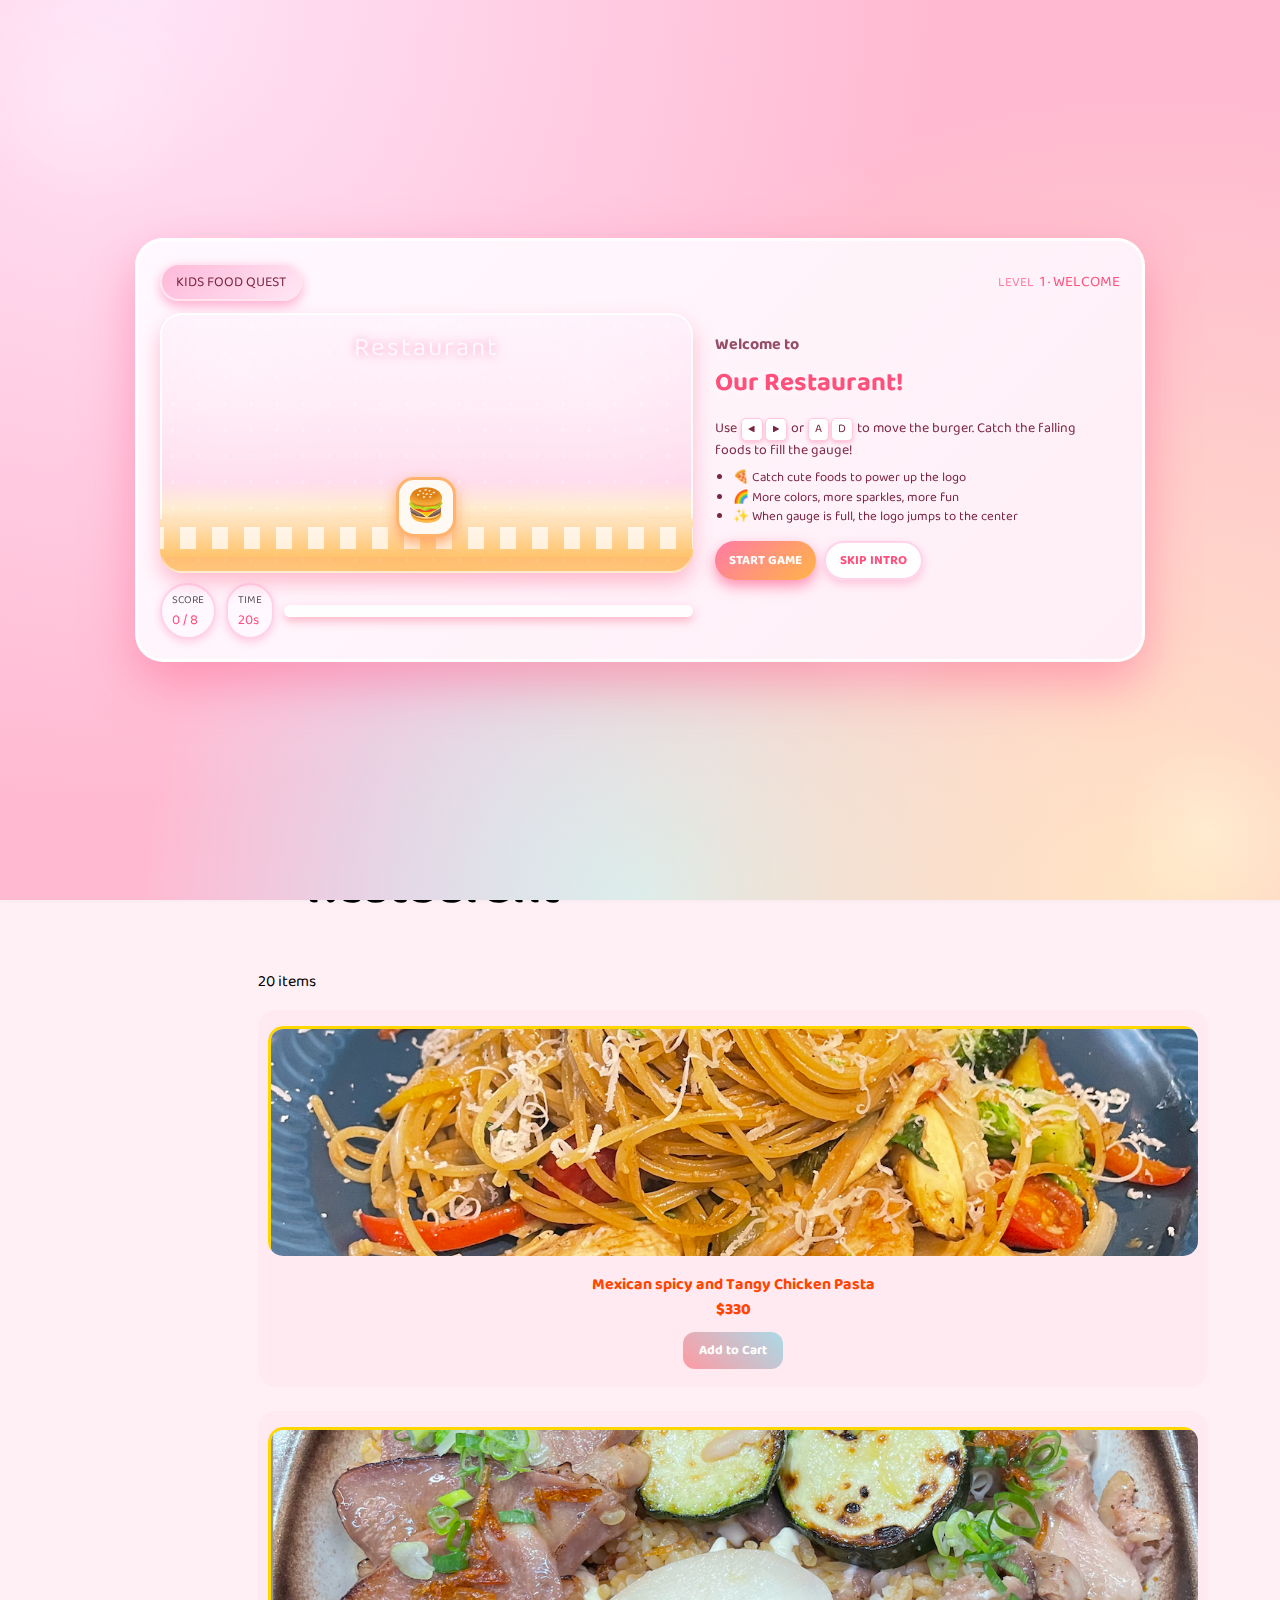
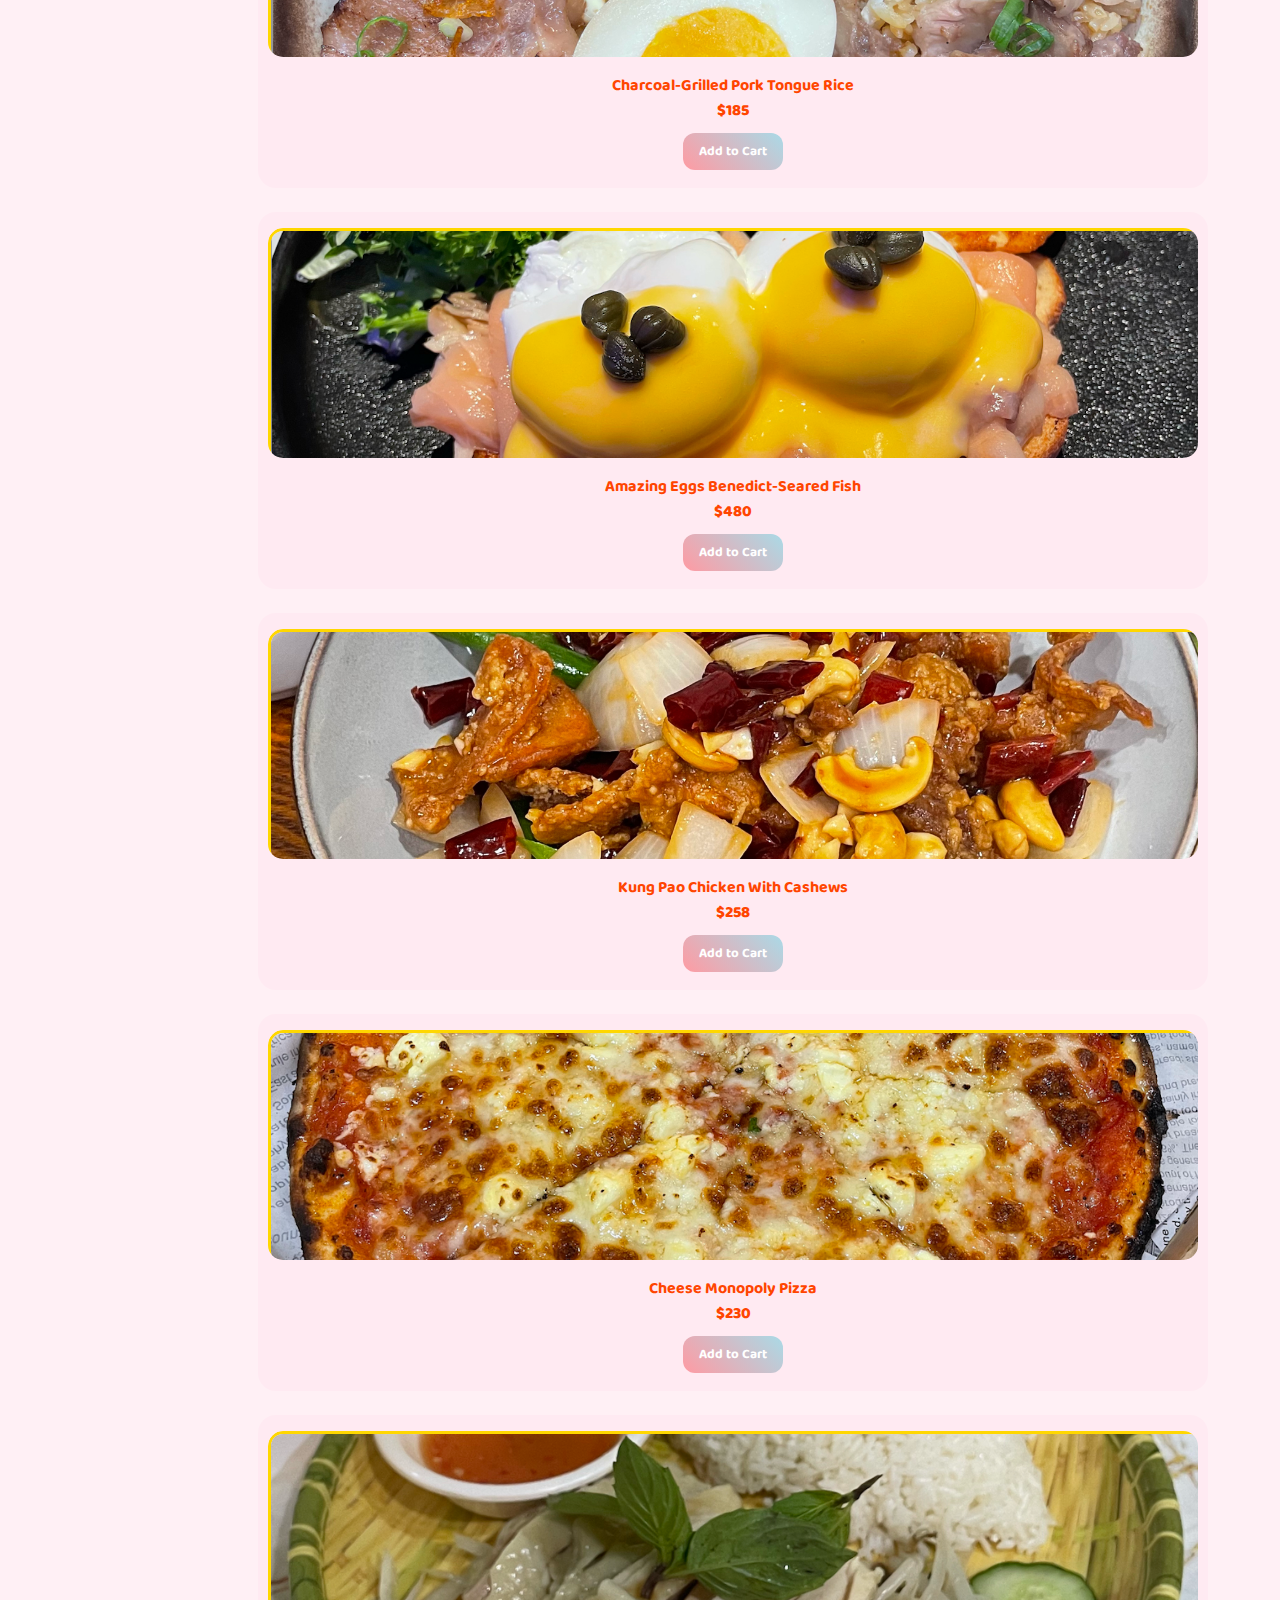
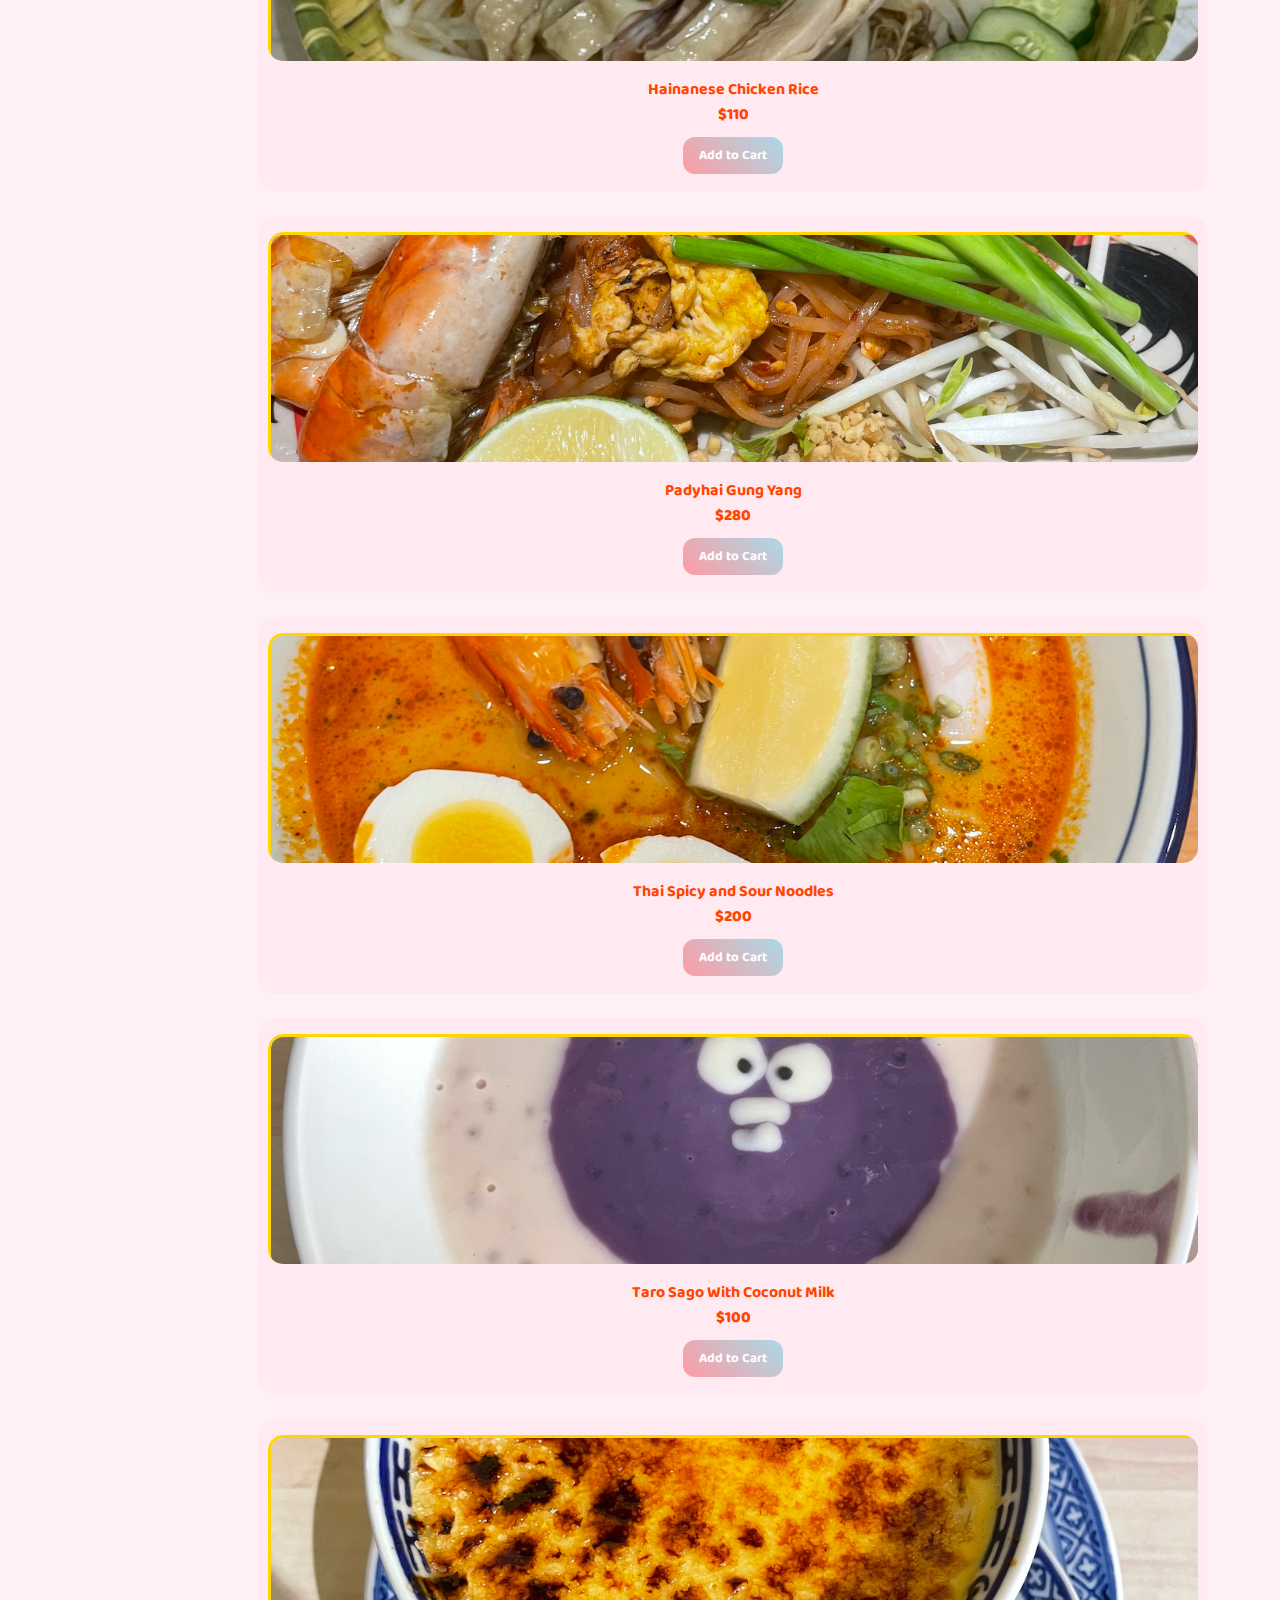
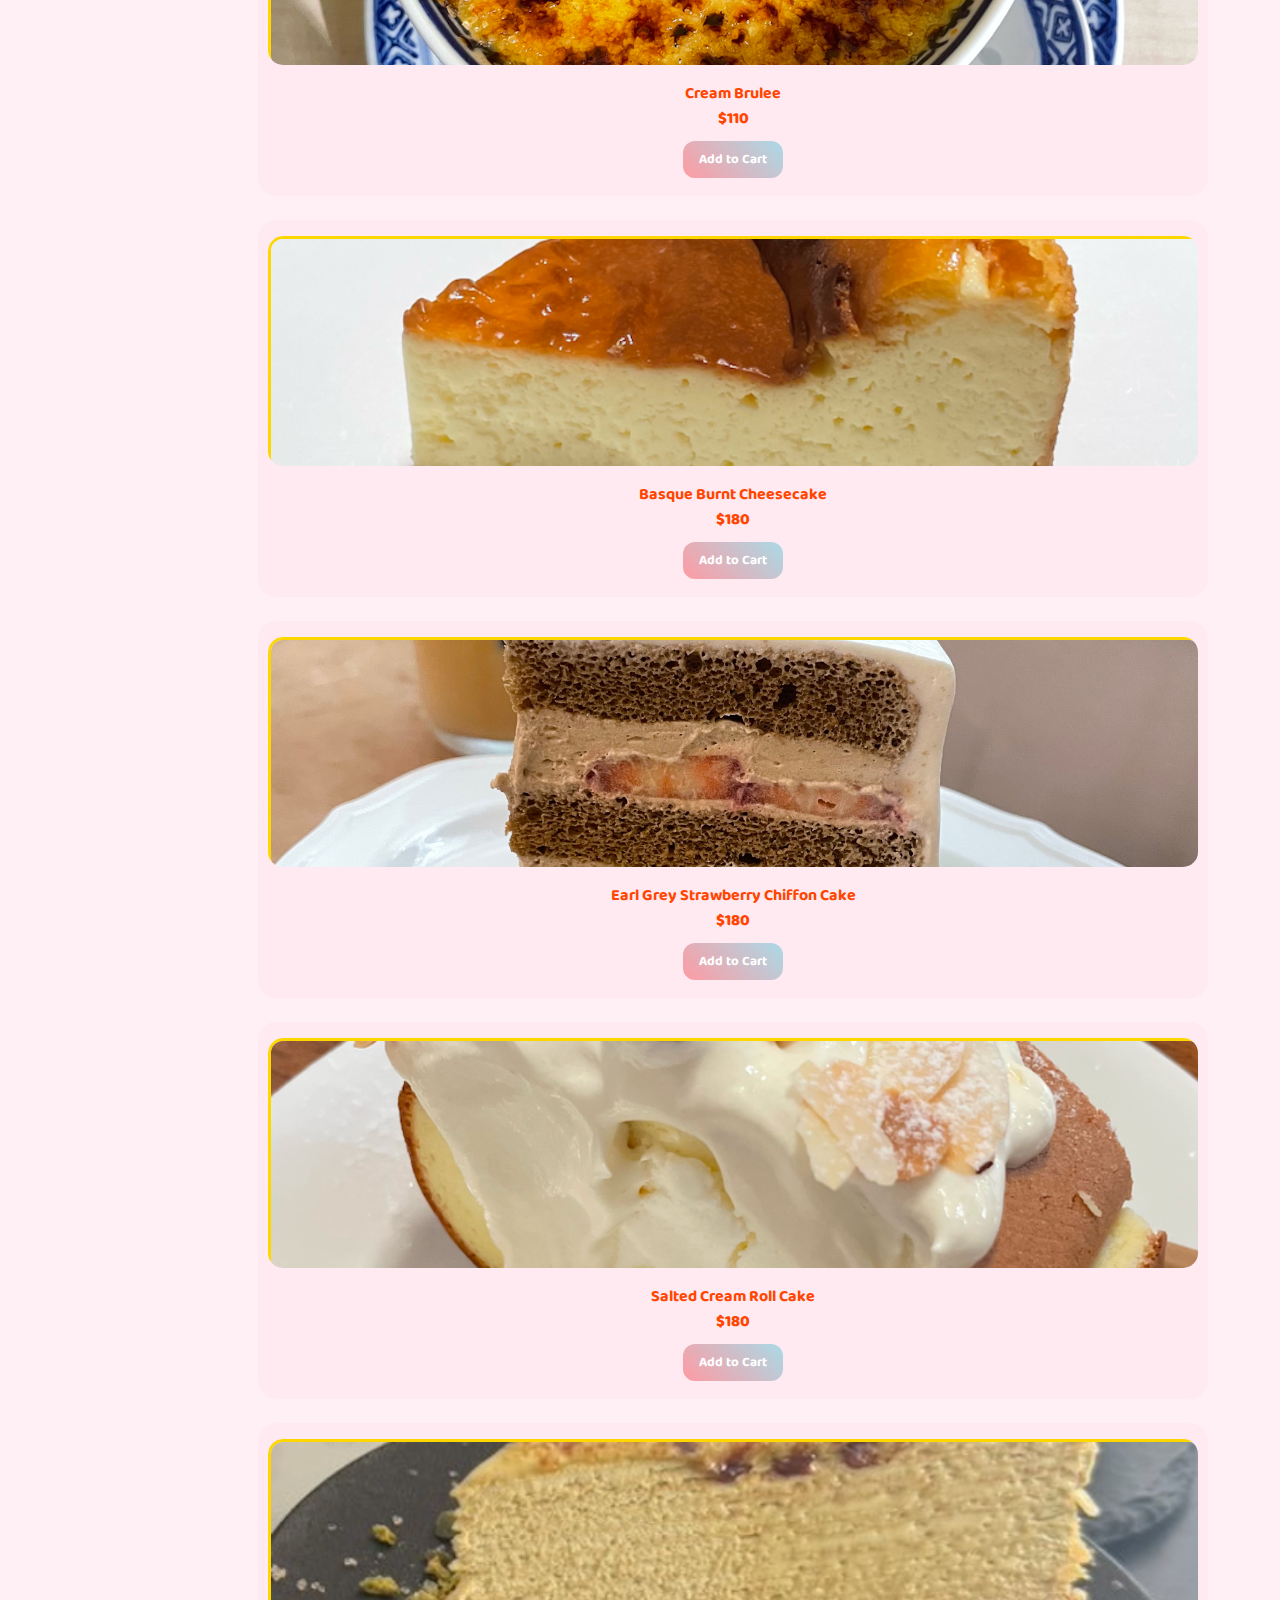
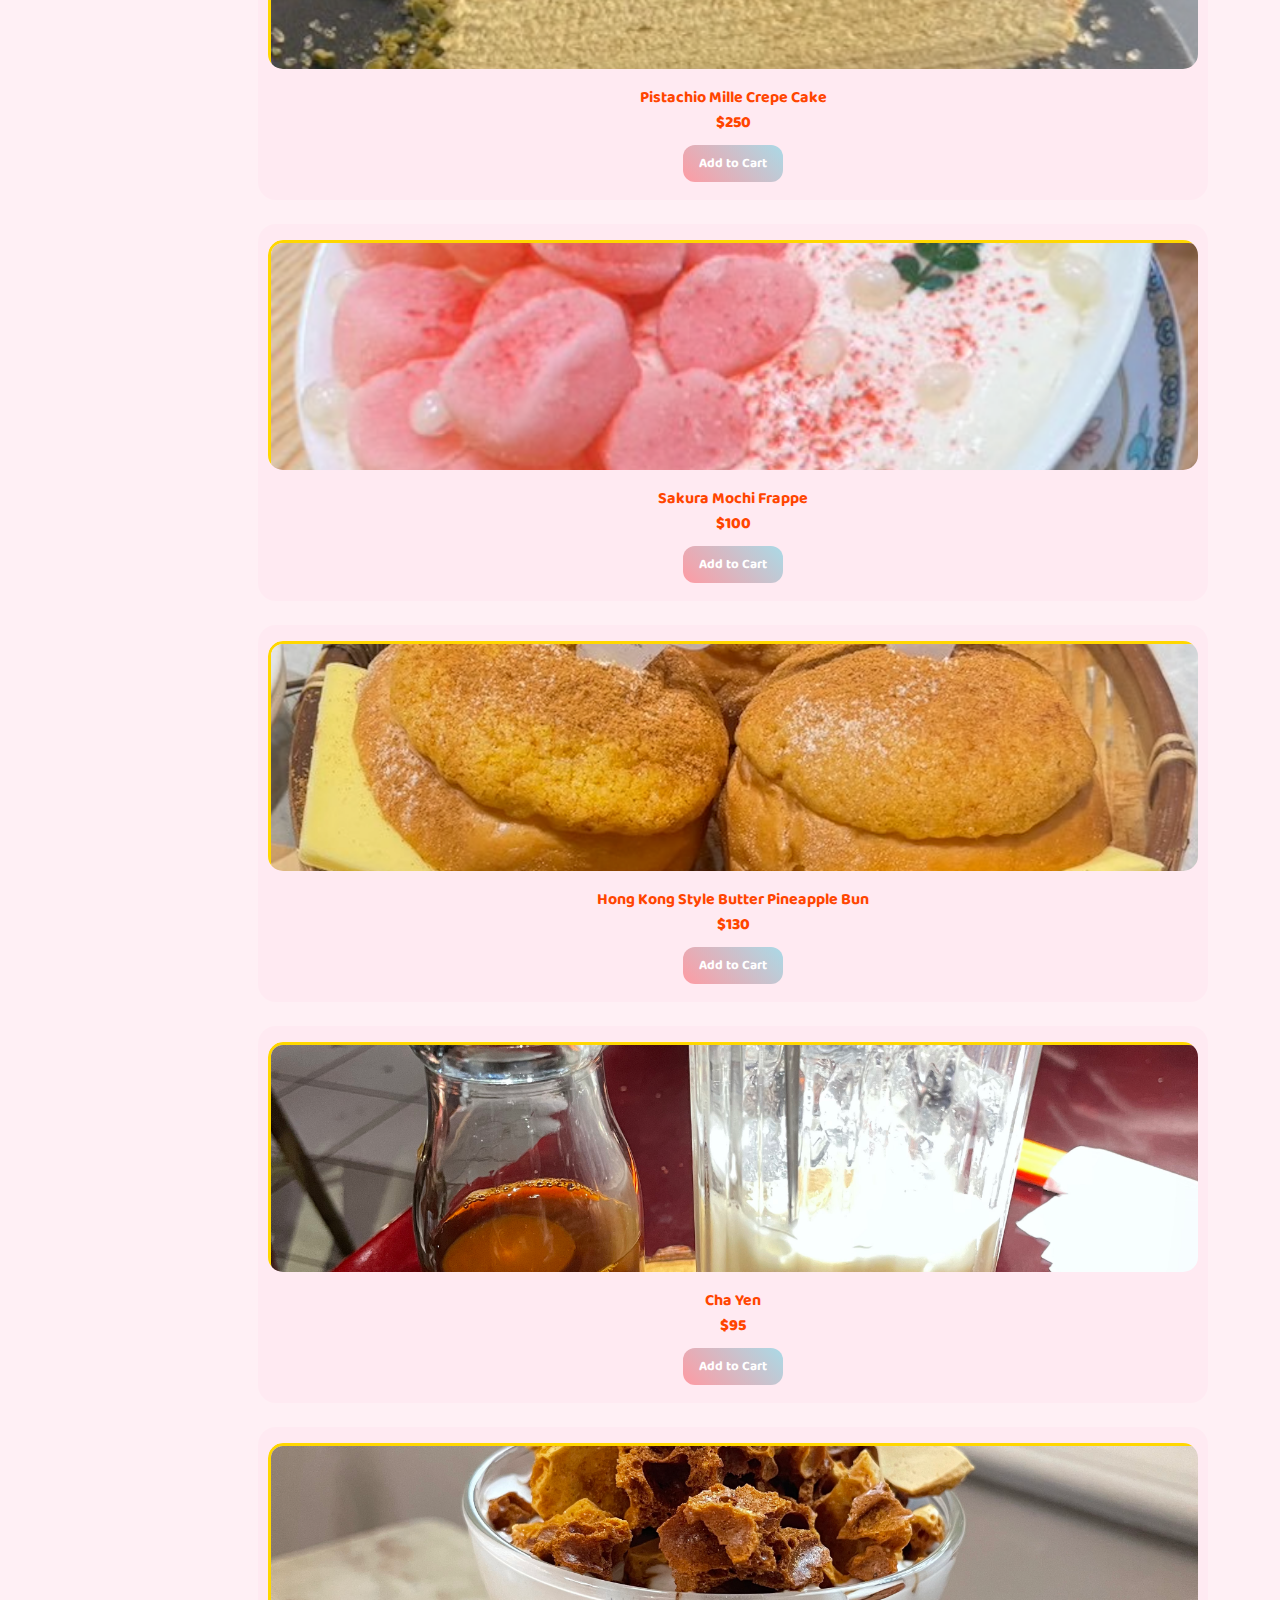
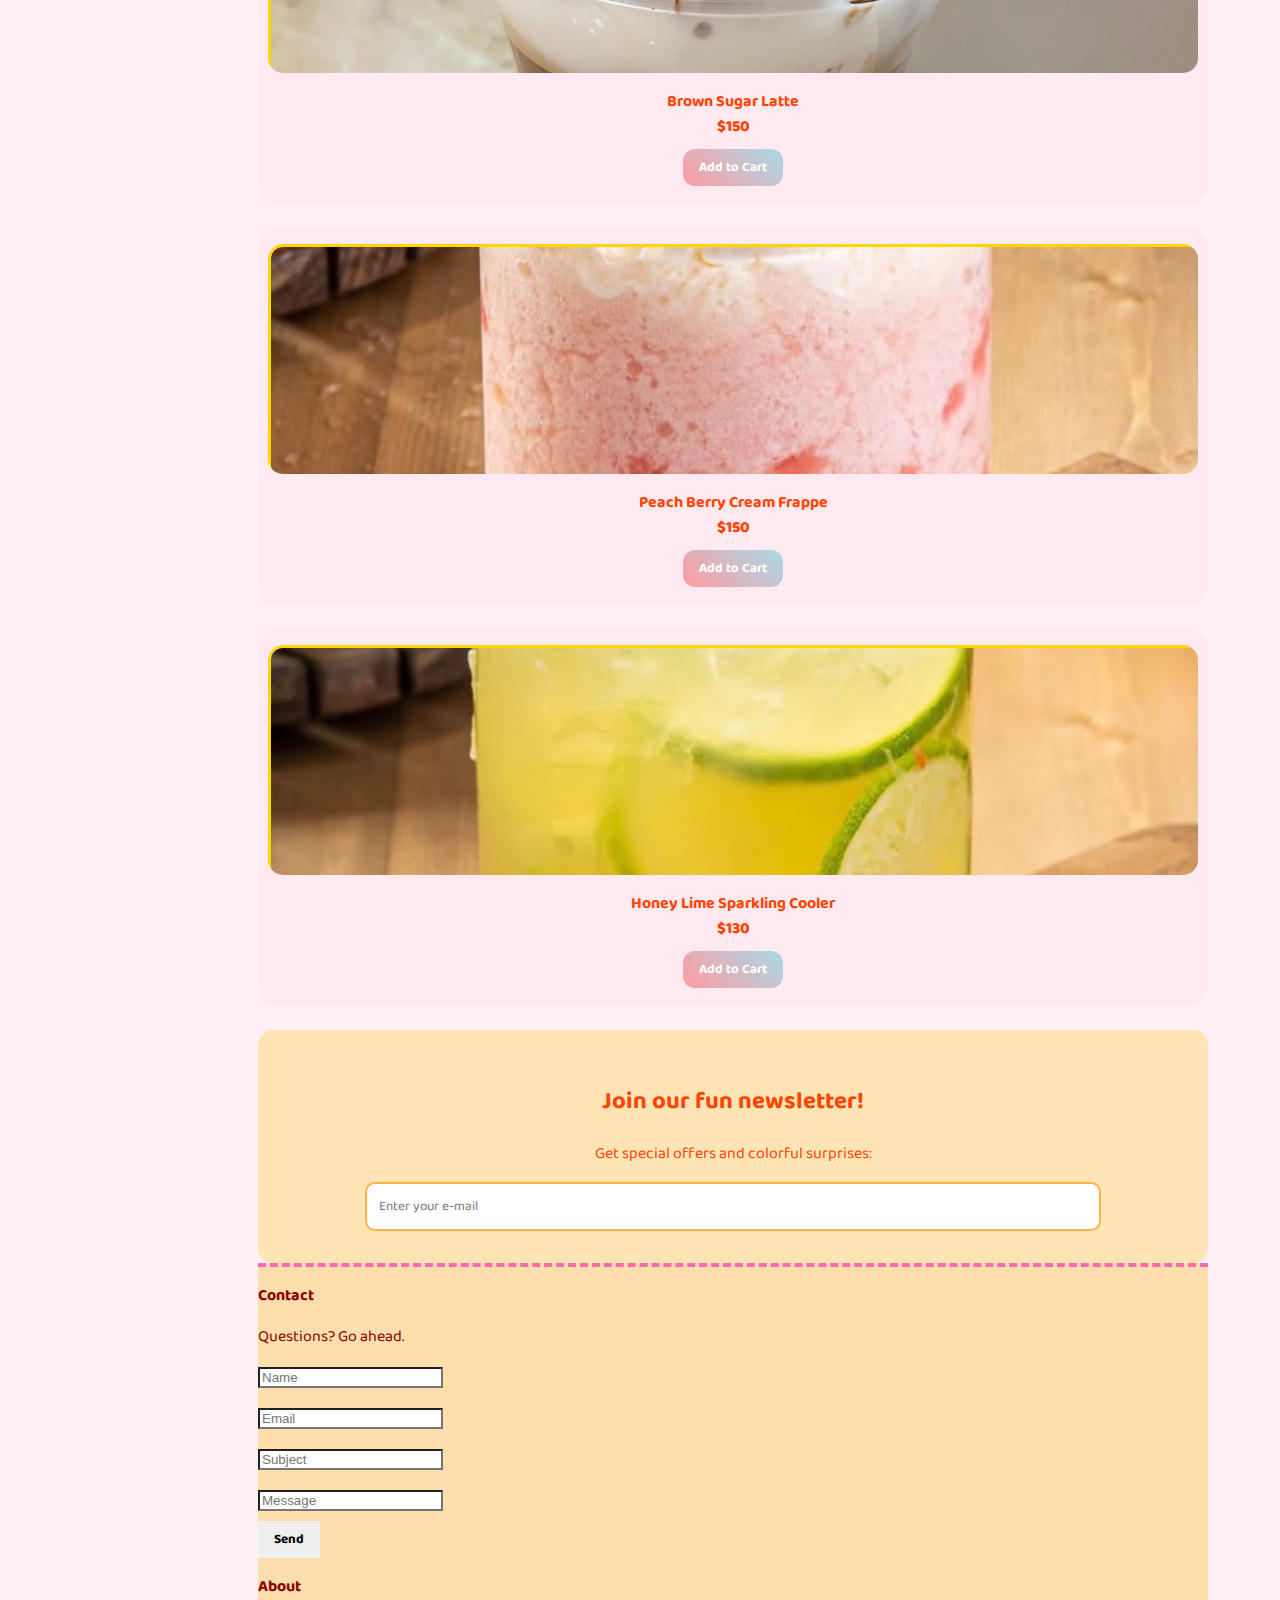
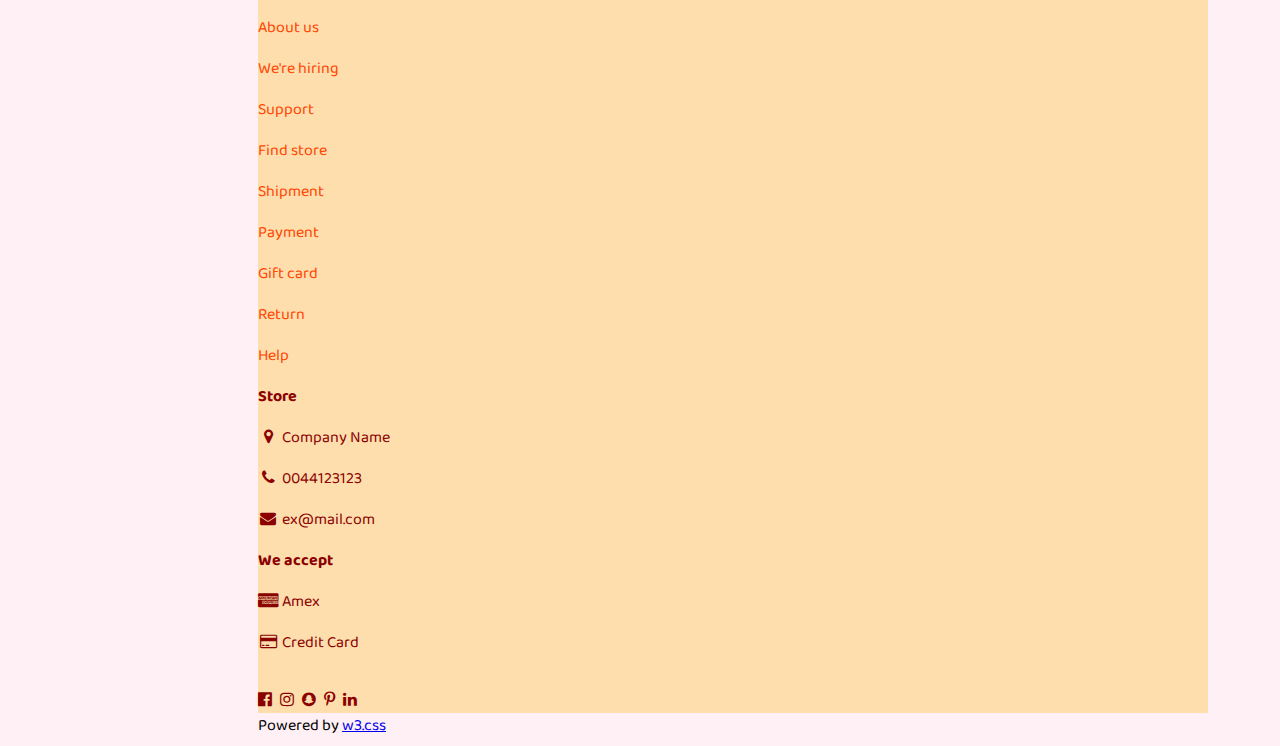
<file: final version(3).html>
<!DOCTYPE html>
<html>
<head>
  <title>Kids Food Website</title>
  <meta charset="UTF-8">
  <meta name="viewport" content="width=device-width, initial-scale=1">
  <link rel="stylesheet" href="https://www.w3schools.com/w3css/5/w3.css">
  <link rel="stylesheet" href="https://fonts.googleapis.com/css2?family=Baloo+2:wght@400;700&display=swap">
  <link rel="stylesheet" href="https://cdnjs.cloudflare.com/ajax/libs/font-awesome/4.7.0/css/font-awesome.min.css">
</head>
<body class="w3-content" style="max-width:1200px">

<!-- 🎮 INTERACTIVE GAME INTRO -->
<div id="gameIntro">
  <div class="gi-bg"></div>

  <!-- 顏色漸層 + 圓點背景 -->
  <div class="gi-deco gi-deco-1"></div>
  <div class="gi-deco gi-deco-2"></div>
  <div class="gi-deco gi-deco-3"></div>

  <div class="gi-frame">
    <!-- 左上徽章 -->
    <div class="gi-topbar">
      <div class="gi-chip">KIDS FOOD QUEST</div>
      <div class="gi-top-status">
        <span class="gi-top-label">LEVEL</span>
        <span class="gi-top-value">1 · WELCOME</span>
      </div>
    </div>

    <!-- 主遊戲畫面 -->
    <div class="gi-layout">
      <!-- 遊戲區 -->
      <div class="gi-playwrapper">
        <div id="giPlayfield">
          <div class="gi-parallax gi-parallax-back"></div>
          <div class="gi-parallax gi-parallax-mid"></div>
          <div class="gi-ground"></div>

          <!-- Logo 在遊戲中淡淡浮現 -->
          <div class="gi-logo-ghost">Restaurant</div>

          <!-- 玩家 -->
          <div id="giPlayer">
            <div class="gi-player-glow"></div>
            <div class="gi-player-body">🍔</div>
          </div>

          <!-- 食物們會用 JS 動態新增 -->
        </div>

        <!-- 分數＋時間條 -->
        <div class="gi-hud">
          <div class="gi-hud-item">
            <span class="gi-hud-label">SCORE</span>
            <span id="giScoreText" class="gi-hud-value">0 / 8</span>
          </div>
          <div class="gi-hud-item">
            <span class="gi-hud-label">TIME</span>
            <span id="giTimeText" class="gi-hud-value">20s</span>
          </div>
          <div class="gi-hud-bar">
            <div id="giProgressFill"></div>
          </div>
        </div>
      </div>

      <!-- 右邊說明區 -->
      <div class="gi-sidebar">
        <h2 class="gi-title">
          <span class="gi-title-top">Welcome to</span>
          <span class="gi-title-main">Our Restaurant!</span>
        </h2>
        <p class="gi-desc">
          Use <span class="gi-key">◀</span><span class="gi-key">▶</span> or
          <span class="gi-key">A</span><span class="gi-key">D</span> to move the burger.
          Catch the falling foods to fill the gauge!
        </p>
        <ul class="gi-list">
          <li>🍕 Catch cute foods to power up the logo</li>
          <li>🌈 More colors, more sparkles, more fun</li>
          <li>✨ When gauge is full, the logo jumps to the center</li>
        </ul>

        <div class="gi-buttons">
          <button id="giStartBtn" class="gi-btn gi-btn-primary">
            START GAME
          </button>
          <button id="giSkipBtn" class="gi-btn gi-btn-ghost">
            SKIP INTRO
          </button>
        </div>
      </div>
    </div>
  </div>

  <!-- 過關畫面 -->
  <div id="giClearOverlay">
    <div class="gi-clear-card">
      <div class="gi-clear-chip">LEVEL 1 CLEAR</div>
      <div class="gi-clear-logo">Restaurant</div>
      <p class="gi-clear-text">Loading your lovely menu...</p>
    </div>
  </div>

  <!-- 失敗畫面 -->
  <div id="giFailOverlay">
    <div class="gi-clear-card">
      <div class="gi-clear-chip gi-fail-chip">TIME UP</div>
      <p class="gi-clear-text">Oops! Try catching more foods!</p>
      <button id="giRetryBtn" class="gi-btn gi-btn-primary">
        PLAY AGAIN
      </button>
      <button id="giFailSkipBtn" class="gi-btn gi-btn-ghost">
        SKIP INTRO
      </button>
    </div>
  </div>
</div>
<!-- 🎮 END GAME INTRO -->

<!-- Greeting -->
<div id="greeting">
    <h1 id="greeting1">Good Morning!</h1>
    <h2 id="welcome">Welcome to our restaurant!</h2>
    <button id="enter">Enter</button>
</div>

<!-- Sidebar -->
<nav class="w3-sidebar w3-bar-block w3-white w3-collapse w3-top"
     style="z-index:3;width:250px" id="mySidebar">
  <div class="w3-container w3-display-container w3-padding-16">
    <i onclick="w3_close()" class="fa fa-remove w3-hide-large w3-button w3-display-topright"></i>
    <h3 class="w3-wide"><b>LOGO</b></h3>
  </div>
  <div class="w3-padding-64 w3-large w3-text-grey" style="font-weight:bold">
    <a onclick="myAccFunc()" href="javascript:void(0)"
       class="w3-button w3-block w3-white w3-left-align" id="myBtn">
      Menu <i class="fa fa-caret-down"></i>
    </a>
    <div id="demoAcc" class="w3-bar-block w3-hide w3-padding-large w3-medium">
      <a href="#maincourse" class="w3-bar-item w3-button ">🍖Main course</a>
      <a href="#dessert" class="w3-bar-item w3-button">🍰Dessert</a>
      <a href="#beverage" class="w3-bar-item w3-button">🥤Beverage</a>
     </div> 
    <a href="#footer" class="w3-button w3-block w3-white w3-left-align">Contact</a>
</nav>

<!-- Top bar (mobile) -->
<header class="w3-bar w3-top w3-hide-large w3-black w3-xlarge">
  <div class="w3-bar-item w3-padding-24 w3-wide">LOGO</div>
  <a href="javascript:void(0)"
     class="w3-bar-item w3-button w3-padding-24 w3-right"
     onclick="w3_open()"><i class="fa fa-bars"></i></a>
</header>

<div class="w3-overlay w3-hide-large" onclick="w3_close()" style="cursor:pointer"
     title="close side menu" id="myOverlay"></div>

<!-- Main content -->
<div class="w3-main" style="margin-left:250px">
  <div class="w3-hide-large" style="margin-top:83px"></div>

  <header class="w3-container w3-xlarge">
    <p class="w3-left">Foods</p>
    <p class="w3-right">
      <i class="fa fa-shopping-cart w3-margin-right" id="cartIcon"></i>
      <span id="cartCountBadge">0</span>
      <i class="fa fa-search " id="searchIcon"></i>
    </p>
  </header>

  <div class="w3-display-container w3-container">
    <img src="./22.jpg" alt="Foods"
         style="width:100%;height:400px;object-fit:cover;border-radius:20px;">
    <div class="w3-display-topleft w3-text-white"
         style="padding:24px 48px;">
      <h2 id="heroTitle"
          style="white-space:nowrap;font-size:clamp(24px,4vw,55px);margin:0;">
        Restaurant
      </h2>
    </div>
  </div>

  <div class="w3-container w3-text-grey">
    <p>20 items</p>
  </div>

  <!-- Main course -->
  <section class="w3-row-padding" id="maincourse">
    <!-- 1 -->
    <div class="w3-col l3 s6">
      <div class="w3-container">
        <div class="menu-card">
          <div class="menu-card-inner">
            <div class="card-front">
              <img src="./1.jpg" alt="">
              <div class="hover-card"><span>Click Me!</span></div>
            </div>
            <div class="card-back"><p>This pasta is a little spicy and very yummy! The chicken dances with tasty sauce. 🌶️💃</p></div>
          </div>
        </div>
        <p>Mexican spicy and Tangy Chicken Pasta<br><b>$330</b></p>
        <button class="add-btn" data-name="Mexican spicy and Tangy Chicken Pasta" data-price="330" data-img="./1.jpg">Add to Cart</button>
      </div>
    </div>
    <!-- 2 -->
    <div class="w3-col l3 s6">
      <div class="w3-container">
        <div class="menu-card">
          <div class="menu-card-inner">
            <div class="card-front">
              <img src="./5.jpg" alt="">
              <div class="hover-card"><span>Click Me!</span></div>
            </div>
            <div class="card-back"><p>Smoky rice with soft pork — it smells so good! 🔥🍚</p></div>
          </div>
        </div>
        <p>Charcoal-Grilled Pork Tongue Rice<br><b>$185</b></p>
        <button class="add-btn" data-name="Charcoal-Grilled Pork Tongue Rice" data-price="185" data-img="./5.jpg">Add to Cart</button>
      </div>
    </div>
    <!-- 3 -->
    <div class="w3-col l3 s6">
      <div class="w3-container">
        <div class="menu-card">
          <div class="menu-card-inner">
            <div class="card-front">
              <img src="./8.jpg" alt="">
              <div class="hover-card"><span>Click Me!</span></div>
            </div>
            <div class="card-back"><p>Eggs and fish on toast! So soft and creamy. 🍳🐠</p></div>
          </div>
        </div>
        <p>Amazing Eggs Benedict-Seared Fish<br><b>$480</b></p>
        <button class="add-btn" data-name="Amazing Eggs Benedict-Seared Fish" data-price="480" data-img="./8.jpg">Add to Cart</button>
      </div>
    </div>
    <!-- 4 -->
    <div class="w3-col l3 s6">
      <div class="w3-container">
        <div class="menu-card">
          <div class="menu-card-inner">
            <div class="card-front">
              <img src="./9.jpg" alt="">
              <div class="hover-card"><span>Click Me!</span></div>
            </div>
            <div class="card-back"><p>Crunchy nuts and sweet chicken — a happy bite every time! 🥢</p></div>
          </div>
        </div>
        <p>Kung Pao Chicken With Cashews<br><b>$258</b></p>
        <button class="add-btn" data-name="Kung Pao Chicken With Cashews" data-price="258" data-img="./9.jpg">Add to Cart</button>
      </div>
    </div>
    <!-- 5 -->
    <div class="w3-col l3 s6">
      <div class="w3-container">
        <div class="menu-card">
          <div class="menu-card-inner">
            <div class="card-front">
              <img src="./7.jpg" alt="">
              <div class="hover-card"><span>Click Me!</span></div>
            </div>
            <div class="card-back"><p>So much cheese! It’s melty, stretchy, and super fun! 🧀😋</p></div>
          </div>
        </div>
        <p>Cheese Monopoly Pizza<br><b>$230</b></p>
        <button class="add-btn" data-name="Cheese Monopoly Pizza" data-price="230" data-img="./7.jpg">Add to Cart</button>
      </div>
    </div>
    <!-- 6 -->
    <div class="w3-col l3 s6">
      <div class="w3-container">
        <div class="menu-card">
          <div class="menu-card-inner">
            <div class="card-front">
              <img src="./6.jpg" alt="">
              <div class="hover-card"><span>Click Me!</span></div>
            </div>
            <div class="card-back"><p>Soft chicken and yummy rice — warm and cozy! 🍚💛</p></div>
          </div>
        </div>
        <p>Hainanese Chicken Rice<br><b>$110</b></p>
        <button class="add-btn" data-name="Hainanese Chicken Rice" data-price="110" data-img="./6.jpg">Add to Cart</button>
      </div>
    </div>
    <!-- 7 -->
    <div class="w3-col l3 s6">
      <div class="w3-container">
        <div class="menu-card">
          <div class="menu-card-inner">
            <div class="card-front">
              <img src="./4.jpg" alt="">
              <div class="hover-card"><span>Click Me!</span></div>
            </div>
            <div class="card-back"><p>Noodles, shrimp, and peanuts — what a tasty mix! 🍤🍜</p></div>
          </div>
        </div>
        <p>Padyhai Gung Yang<br><b>$280</b></p>
        <button class="add-btn" data-name="Padyhai Gung Yang" data-price="280" data-img="./4.jpg">Add to Cart</button>
      </div>
    </div>
    <!-- 8 -->
    <div class="w3-col l3 s6">
      <div class="w3-container">
        <div class="menu-card">
          <div class="menu-card-inner">
            <div class="card-front">
              <img src="./2.jpg" alt="">
              <div class="hover-card"><span>Click Me!</span></div>
            </div>
            <div class="card-back"><p>A little sour, a little spicy — and full of fun! 🍋🔥</p></div>
          </div>
        </div>
        <p>Thai Spicy and Sour Noodles<br><b>$200</b></p>
        <button class="add-btn" data-name="Thai Spicy and Sour Noodles" data-price="200" data-img="./2.jpg">Add to Cart</button>
      </div>
    </div>
  </section>

  <!-- Dessert -->
  <section class="w3-row-padding" id="dessert">
    <!-- 9 -->
    <div class="w3-col l3 s6">
      <div class="w3-container">
        <div class="menu-card">
          <div class="menu-card-inner">
            <div class="card-front">
              <img src="./10.jpg" alt="">
              <div class="hover-card"><span>Click Me!</span></div>
            </div>
            <div class="card-back"><p>Sweet purple taro in creamy milk — soft and happy! 💜🥛</p></div>
          </div>
        </div>
        <p>Taro Sago With Coconut Milk<br><b>$100</b></p>
        <button class="add-btn" data-name="Taro Sago With Coconut Milk" data-price="100" data-img="./10.jpg">Add to Cart</button>
      </div>
    </div>
    <!-- 10 -->
    <div class="w3-col l3 s6">
      <div class="w3-container">
        <div class="menu-card">
          <div class="menu-card-inner">
            <div class="card-front">
              <img src="./11.jpg" alt="">
              <div class="hover-card"><span>Click Me!</span></div>
            </div>
            <div class="card-back"><p>Crunch on top, soft inside — like magic sugar! ✨</p></div>
          </div>
        </div>
        <p>Cream Brulee<br><b>$110</b></p>
        <button class="add-btn" data-name="Cream Brulee" data-price="110" data-img="./11.jpg">Add to Cart</button>
      </div>
    </div>
    <!-- 11 -->
    <div class="w3-col l3 s6">
      <div class="w3-container">
        <div class="menu-card">
          <div class="menu-card-inner">
            <div class="card-front">
              <img src="./12.jpg" alt="">
              <div class="hover-card"><span>Click Me!</span></div>
            </div>
            <div class="card-back"><p>A little burnt, a lot yummy! 🧀🔥</p></div>
          </div>
        </div>
        <p>Basque Burnt Cheesecake<br><b>$180</b></p>
        <button class="add-btn" data-name="Basque Burnt Cheesecake" data-price="180" data-img="./12.jpg">Add to Cart</button>
      </div>
    </div>
    <!-- 12 -->
    <div class="w3-col l3 s6">
      <div class="w3-container">
        <div class="menu-card">
          <div class="menu-card-inner">
            <div class="card-front">
              <img src="./15.jpg" alt="">
              <div class="hover-card"><span>Click Me!</span></div>
            </div>
            <div class="card-back"><p>Fluffy cake with tea and strawberries — so pretty! ☁️</p></div>
          </div>
        </div>
        <p>Earl Grey Strawberry Chiffon Cake<br><b>$180</b></p>
        <button class="add-btn" data-name="Earl Grey Strawberry Chiffon Cake" data-price="180" data-img="./15.jpg">Add to Cart</button>
      </div>
    </div>
    <!-- 13 -->
    <div class="w3-col l3 s6">
      <div class="w3-container">
        <div class="menu-card">
          <div class="menu-card-inner">
            <div class="card-front">
              <img src="./17.jpg" alt="">
              <div class="hover-card"><span>Click Me!</span></div>
            </div>
            <div class="card-back"><p>Soft cake roll with sweet cream — yum yum! 🍰💛</p></div>
          </div>
        </div>
        <p>Salted Cream Roll Cake<br><b>$180</b></p>
        <button class="add-btn" data-name="Salted Cream Roll Cake" data-price="180" data-img="./17.jpg">Add to Cart</button>
      </div>
    </div>
    <!-- 14 -->
    <div class="w3-col l3 s6">
      <div class="w3-container">
        <div class="menu-card">
          <div class="menu-card-inner">
            <div class="card-front">
              <img src="./20.jpg" alt="">
              <div class="hover-card"><span>Click Me!</span></div>
            </div>
            <div class="card-back"><p>Many thin cakes stacked tall — like a yummy tower! 🎂💚</p></div>
          </div>
        </div>
        <p>Pistachio Mille Crepe Cake<br><b>$250</b></p>
        <button class="add-btn" data-name="Pistachio Mille Crepe Cake" data-price="250" data-img="./20.jpg">Add to Cart</button>
      </div>
    </div>
    <!-- 15 -->
    <div class="w3-col l3 s6">
      <div class="w3-container">
        <div class="menu-card">
          <div class="menu-card-inner">
            <div class="card-front">
              <img src="./19.jpg" alt="">
              <div class="hover-card"><span>Click Me!</span></div>
            </div>
            <div class="card-back"><p>Pink drink with mochi bits — tastes like spring! 🌸🥤</p></div>
          </div>
        </div>
        <p>Sakura Mochi Frappe<br><b>$100</b></p>
        <button class="add-btn" data-name="Sakura Mochi Frappe" data-price="100" data-img="./19.jpg">Add to Cart</button>
      </div>
    </div>
    <!-- 16 -->
    <div class="w3-col l3 s6">
      <div class="w3-container">
        <div class="menu-card">
          <div class="menu-card-inner">
            <div class="card-front">
              <img src="./21.jpg" alt="">
              <div class="hover-card"><span>Click Me!</span></div>
            </div>
            <div class="card-back"><p>Crunchy top, buttery heart — no pineapple, just happy! 🧈😄</p></div>
          </div>
        </div>
        <p>Hong Kong Style Butter Pineapple Bun<br><b>$130</b></p>
        <button class="add-btn" data-name="Hong Kong Style Butter Pineapple Bun" data-price="130" data-img="./21.jpg">Add to Cart</button>
      </div>
    </div>
  </section>

  <!-- Beverage -->
  <section class="w3-row-padding" id="beverage">
    <!-- 17 -->
    <div class="w3-col l3 s6">
      <div class="w3-container">
        <div class="menu-card">
          <div class="menu-card-inner">
            <div class="card-front">
              <img src="./14.jpg" alt="">
              <div class="hover-card"><span>Click Me!</span></div>
            </div>
            <div class="card-back"><p>Sweet orange milk tea — sip, smile, and happy! 🧡</p></div>
          </div>
        </div>
        <p>Cha Yen<br><b>$95</b></p>
        <button class="add-btn" data-name="Cha Yen" data-price="95" data-img="./14.jpg">Add to Cart</button>
      </div>
    </div>
    <!-- 18 -->
    <div class="w3-col l3 s6">
      <div class="w3-container">
        <div class="menu-card">
          <div class="menu-card-inner">
            <div class="card-front">
              <img src="./16.jpg" alt="">
              <div class="hover-card"><span>Click Me!</span></div>
            </div>
            <div class="card-back"><p>Warm milk and brown sugar — cozy and sweet! 🍯</p></div>
          </div>
        </div>
        <p>Brown Sugar Latte<br><b>$150</b></p>
        <button class="add-btn" data-has-options="true" data-name="Brown Sugar Latte" data-price="150" data-img="./16.jpg">Add to Cart</button>
      </div>
    </div>
    <!-- 19 -->
    <div class="w3-col l3 s6">
      <div class="w3-container">
        <div class="menu-card">
          <div class="menu-card-inner">
            <div class="card-front">
              <img src="./13.jpg" alt="">
              <div class="hover-card"><span>Click Me!</span></div>
            </div>
            <div class="card-back"><p>Peach and berry smoothie — like a rainbow drink! 🌈🍓</p></div>
          </div>
        </div>
        <p>Peach Berry Cream Frappe<br><b>$150</b></p>
        <button class="add-btn" data-name="Peach Berry Cream Frappe" data-price="150" data-img="./13.jpg">Add to Cart</button>
      </div>
    </div>
    <!-- 20 -->
    <div class="w3-col l3 s6">
      <div class="w3-container">
        <div class="menu-card">
          <div class="menu-card-inner">
            <div class="card-front">
              <img src="./18.jpg" alt="">
              <div class="hover-card"><span>Click Me!</span></div>
            </div>
            <div class="card-back"><p>Bubbly and tangy — tickly and fun! ✨🍯🍋</p></div>
          </div>
        </div>
        <p>Honey Lime Sparkling Cooler<br><b>$130</b></p>
        <button class="add-btn" data-has-options="true" data-name="Honey Lime Sparkling Cooler" data-price="130" data-img="./18.jpg">Add to Cart</button>
      </div>
    </div>
  </section>

  <!-- Subscribe -->
  <div class="subscribe-section">
    <h2>Join our fun newsletter!</h2>
    <p>Get special offers and colorful surprises:</p>
    <input type="text" placeholder="Enter your e-mail">
  </div>

  <!-- Back to Top Button -->
  <button id="backToTop" title="Go to top">
    <i class="fa fa-arrow-up"></i>
  </button>

  <!-- Footer -->
  <footer class="w3-padding-64 w3-small" id="footer">
    <div class="w3-row-padding">
      
      <div class="w3-col s4">
        <h4>Contact</h4>
        <p>Questions? Go ahead.</p>
        <form action="#" target="_blank">
          <p><input class="w3-input w3-border" type="text" placeholder="Name" name="Field1"></p>
          <p><input class="w3-input w3-border" type="text" placeholder="Email" name="Field2"></p>
          <p><input class="w3-input w3-border" type="text" placeholder="Subject" name="Field3"></p>
          <p><input class="w3-input w3-border" type="text" placeholder="Message" name="Field4"></p>
          <button type="submit" class="w3-button w3-block w3-black">Send</button>
        </form>
      </div>

      <div class="w3-col s4">
        <h4>About</h4>
        <p><a href="#">About us</a></p>
        <p><a href="#">We're hiring</a></p>
        <p><a href="#">Support</a></p>
        <p><a href="#">Find store</a></p>
        <p><a href="#">Shipment</a></p>
        <p><a href="#">Payment</a></p>
        <p><a href="#">Gift card</a></p>
        <p><a href="#">Return</a></p>
        <p><a href="#">Help</a></p>
      </div>

      <div class="w3-col s4">
        <h4>Store</h4>
        <p><i class="fa fa-fw fa-map-marker"></i> Company Name</p>
        <p><i class="fa fa-fw fa-phone"></i> 0044123123</p>
        <p><i class="fa fa-fw fa-envelope"></i> ex@mail.com</p>
        
        <h4>We accept</h4>
        <p><i class="fa fa-fw fa-cc-amex"></i> Amex</p>
        <p><i class="fa fa-fw fa-credit-card"></i> Credit Card</p>
        
        <br>
        
        <i class="fa fa-facebook-official w3-hover-opacity w3-large"></i>
        <i class="fa fa-instagram w3-hover-opacity w3-large"></i>
        <i class="fa fa-snapchat w3-hover-opacity w3-large"></i>
        <i class="fa fa-pinterest-p w3-hover-opacity w3-large"></i>
        <i class="fa fa-linkedin w3-hover-opacity w3-large"></i>
      </div>
      
    </div>
  </footer>

  <div class="w3-black w3-center w3-padding-24">
    Powered by <a href="https://www.w3schools.com/w3css/default.asp" class="w3-hover-opacity">w3.css</a>
  </div>
</div>

<!-- Progress Bar -->
<div class="progress-container">
  <div class="progress-bar">
    <div class="progress-line">
      <div class="progress-line-fill" id="progressFill"></div>
    </div>
    <div class="progress-step">
      <div class="rocket-icon active" id="step1">🚀</div>
      <div class="step-label active">order</div>
    </div>
    <div class="progress-step">
      <div class="rocket-icon" id="step2">🚀</div>
      <div class="step-label">confirm</div>
    </div>
    <div class="progress-step">
      <div class="rocket-icon" id="step3">🚀</div>
      <div class="step-label">checkout</div>
    </div>
    <div class="progress-step">
      <div class="rocket-icon" id="step4">🚀</div>
      <div class="step-label">finish</div>
    </div>
  </div>
</div>

<!-- Note Modal -->
<div id="noteModal">
  <div class="option-group">
    <label>Ice Level:</label><br>
    <input type="radio" name="ice1" value="Normal" checked> Regular
    <input type="radio" name="ice1" value="Less"> Less
    <input type="radio" name="ice1" value="No Ice"> No Ice
  </div>
  <div class="option-group">
    <label>Sugar Level:</label><br>
    <input type="radio" name="sugar1" value="Normal" checked> Regular
    <input type="radio" name="sugar1" value="Half"> Half
    <input type="radio" name="sugar1" value="Less"> Less
    <input type="radio" name="sugar1" value="No Sugar"> No Sugar
  </div>
  <textarea id="noteText" placeholder="Enter note..."></textarea><br><br>
  <button class="add-btn" id="confirmAdd">Add</button>
  <button class="cancel-btn" id="cancelAdd">Cancel</button>
</div>

<!-- Cart Modal -->
<div id="cartModal">
  <h3>Your Cart</h3>
  <div id="cartList"></div>
  <button class="cancel-btn" id="closeCart">Close</button>
  <button class="confirm-btn" id="confirmCart">Confirm</button>
</div>

<!-- Checkout Modal -->
<div id="checkoutModal">
  <h3>Checkout</h3>
  <p>Please confirm your order and payment method.</p>
  <button class="cancel-btn" id="backToCart">Back</button>
  <button class="confirm-btn" id="payBtn">Pay</button>
</div>

<script>
// Sidebar & menu
function myAccFunc() {
  var x = document.getElementById("demoAcc");
  if (x.className.indexOf("w3-show") == -1) {
    x.className += " w3-show";
  } else {
    x.className = x.className.replace(" w3-show", "");
  }
}
function w3_open() {
  document.getElementById("mySidebar").style.display = "block";
  document.getElementById("myOverlay").style.display = "block";
}
function w3_close() {
  document.getElementById("mySidebar").style.display = "none";
  document.getElementById("myOverlay").style.display = "none";
}
document.getElementById("myBtn").click();

// Greeting
function enterGreeting() {
  var greet1 = document.getElementById("greeting1");
  var greet2 = document.getElementById("welcome");
  var greet  = document.getElementById("greeting");
  var now = new Date().getHours();

  if (now >= 5 && now < 12) {
    greet1.textContent = "Good Morning!";
    greet2.textContent = "Welcome to our restaurant!";
    greet.style.background="#f0e680";
  } else if (now >= 12 && now < 17) {
    greet1.textContent = "Good Afternoon!";
    greet2.textContent = "Welcome to our restaurant!";
  } else if (now >= 17 && now < 22) {
    greet1.textContent = "Good Evening!";
    greet2.textContent = "Welcome to our restaurant!";
    greet.style.background="#ffe4b5";
  } else {
    greet1.textContent = "Time to sleep!";
    greet2.textContent = "See you tomorrow!";
    greet.style.background="#21416e";
  }
}

function enter(){
  document.getElementById("greeting").style.display="none";
}

// Progress bar
let currentStep = 1;
function updateProgressBar(step) {
  currentStep = step;
  const steps = [
    { icon: document.getElementById("step1"), label: document.querySelector(".progress-step:nth-child(2) .step-label") },
    { icon: document.getElementById("step2"), label: document.querySelector(".progress-step:nth-child(3) .step-label") },
    { icon: document.getElementById("step3"), label: document.querySelector(".progress-step:nth-child(4) .step-label") },
    { icon: document.getElementById("step4"), label: document.querySelector(".progress-step:nth-child(5) .step-label") },
  ];
  const progressFill = document.getElementById("progressFill");
  progressFill.style.width = ((step - 1) / 3 * 100) + "%";

  steps.forEach((s, i) => {
    s.icon.classList.remove("active", "completed");
    s.label.classList.remove("active", "completed");
    if (i + 1 < step) {
      s.icon.classList.add("completed");
      s.label.classList.add("completed");
    } else if (i + 1 === step) {
      s.icon.classList.add("active");
      s.label.classList.add("active");
    }
  });
}

// Cart & checkout
let cart = [];
let selectedItem = null;

const addButtons = document.querySelectorAll(".w3-row-padding .add-btn");
const noteModal = document.getElementById("noteModal");
const cartModal = document.getElementById("cartModal");
const checkoutModal = document.getElementById("checkoutModal");
const cartList = document.getElementById("cartList");
const cartCountBadge = document.getElementById("cartCountBadge");

const confirmAddBtn = document.getElementById("confirmAdd");
const cancelAddBtn = document.getElementById("cancelAdd");
const cartIcon = document.getElementById("cartIcon");
const closeCartBtn = document.getElementById("closeCart");
const confirmCartBtn = document.getElementById("confirmCart");
const backToCartBtn = document.getElementById("backToCart");
const payBtn = document.getElementById("payBtn");

// Add to cart: open note modal
addButtons.forEach(btn => {
  btn.addEventListener("click", () => {
    selectedItem = {
      name: btn.dataset.name,
      price: btn.dataset.price,
      img: btn.dataset.img,
      hasOptions: btn.dataset.hasOptions === "true"
    };
    const iceGroup = noteModal.querySelector('.option-group:nth-child(1)');
    const sugarGroup = noteModal.querySelector('.option-group:nth-child(2)');
    if (selectedItem.hasOptions) {
      iceGroup.style.display = "block";
      sugarGroup.style.display = "block";
    } else {
      iceGroup.style.display = "none";
      sugarGroup.style.display = "none";
    }
    noteModal.style.display = "block";
  });
});

// Confirm add item
confirmAddBtn.addEventListener("click", () => {
  const note = document.getElementById("noteText").value;
  let ice = "", sugar = "";
  if (selectedItem && selectedItem.hasOptions) {
    ice = noteModal.querySelector('input[name="ice1"]:checked').value;
    sugar = noteModal.querySelector('input[name="sugar1"]:checked').value;
  }
  if (selectedItem) {
    cart.push({ ...selectedItem, note, ice, sugar });
    cartCountBadge.textContent = cart.length;
  }
  document.getElementById("noteText").value = "";
  noteModal.style.display = "none";
  updateProgressBar(1);
});

// Cancel add
cancelAddBtn.addEventListener("click", () => {
  document.getElementById("noteText").value = "";
  noteModal.style.display = "none";
});

// Render cart
function renderCart() {
  cartList.innerHTML = "";
  cart.forEach((item, index) => {
    const div = document.createElement("div");
    div.classList.add("cart-item");
    div.innerHTML = `
      <img src="${item.img}">
      <div class="cart-item-info">
        <b>${item.name}</b><br>
        $${item.price}<br>
        Ice: ${item.ice || '-'}<br>
        Sugar: ${item.sugar || '-'}<br>
        Note: ${item.note || ''}
      </div>
      <button class="remove-btn" data-index="${index}">delete</button>
    `;
    cartList.appendChild(div);
  });
}

// Open cart
cartIcon.addEventListener("click", () => {
  renderCart();
  cartModal.style.display = "block";
  updateProgressBar(2);
});

// Delete item in cart
cartList.addEventListener("click", (e) => {
  if (e.target.classList.contains("remove-btn")) {
    const index = parseInt(e.target.dataset.index, 10);
    cart.splice(index, 1);
    cartCountBadge.textContent = cart.length;
    renderCart();
  }
});

// Close cart
closeCartBtn.addEventListener("click", () => {
  cartModal.style.display = "none";
  updateProgressBar(1);
});

// Cart Confirm → go to checkout
confirmCartBtn.addEventListener("click", () => {
  if (cart.length === 0) {
    alert("Your cart is empty!");
    return;
  }
  cartModal.style.display = "none";
  checkoutModal.style.display = "block";
  updateProgressBar(3);
});

// Checkout Back
backToCartBtn.addEventListener("click", () => {
  checkoutModal.style.display = "none";
  cartModal.style.display = "block";
  updateProgressBar(2);
});

// Checkout Pay → finish
payBtn.addEventListener("click", () => {
  updateProgressBar(4);
  setTimeout(() => {
    alert("Your order has been placed. Thank you for dining with us!");
    cart = [];
    renderCart();
    cartCountBadge.textContent = 0;
    checkoutModal.style.display = "none";
    updateProgressBar(1);
  }, 300);
});

// Flip cards
const menuCards = document.querySelectorAll('.menu-card');
menuCards.forEach(card => {
  const cardFront = card.querySelector('.card-front');
  const cardBack = card.querySelector('.card-back');
  if (cardFront) {
    cardFront.addEventListener('click', () => {
      card.classList.toggle('flipped');
    });
  }
  if (cardBack) {
    cardBack.addEventListener('click', () => {
      card.classList.remove('flipped');
    });
  }
});

// Back to top button
const backToTopBtn = document.getElementById("backToTop");

window.addEventListener("scroll", () => {
  if (window.pageYOffset > 300) {
    backToTopBtn.classList.add("show");
  } else {
    backToTopBtn.classList.remove("show");
  }
});

backToTopBtn.addEventListener("click", () => {
  window.scrollTo({
    top: 0,
    behavior: "smooth"
  });
});

// 🔍 Search Bar Function (保持原本邏輯)
const header = document.querySelector(".w3-main header");
const searchIcon = document.getElementById("searchIcon");

const searchWrapper = document.createElement("div");
searchWrapper.style.position = "absolute";
searchWrapper.style.top = "20px";
searchWrapper.style.right = "60px";
searchWrapper.style.display = "none";
searchWrapper.style.alignItems = "center";
searchWrapper.style.background = "white";
searchWrapper.style.border = "3px solid gold";
searchWrapper.style.borderRadius = "12px";
searchWrapper.style.padding = "8px";
searchWrapper.style.boxShadow = "0 4px 10px rgba(0,0,0,0.2)";
searchWrapper.style.zIndex = "999";

searchWrapper.innerHTML = `
  <input type="text" id="keywordInput" placeholder="Search foods..."
    style="padding:6px 8px;font-size:15px;border-radius:8px;border:2px solid gold;width:180px;">
  <button id="searchBtn" style="background:linear-gradient(45deg,#FFD700,#FF9AA2);border:none;
    color:white;padding:6px 10px;border-radius:8px;margin-left:6px;cursor:pointer;">Go</button>
  <button id="closeSearch" style="background:none;border:none;color:gray;font-size:18px;
    margin-left:6px;cursor:pointer;">❌</button>
  <span id="searchResultMsg" style="font-size:14px;color:#FF69B4;margin-left:8px;"></span>
`;
header.appendChild(searchWrapper);

searchIcon.addEventListener("click", () => {
  if (searchWrapper.style.display === "none") {
    searchWrapper.style.display = "flex";
    document.getElementById("keywordInput").focus();
  } else {
    searchWrapper.style.display = "none";
  }
});

document.getElementById("closeSearch").addEventListener("click", () => {
  searchWrapper.style.display = "none";
  document.getElementById("keywordInput").value = "";
  document.getElementById("searchResultMsg").textContent = "";

  document.querySelectorAll("section.w3-row-padding .w3-container > p:first-of-type").forEach(p => {
    p.innerHTML = p.textContent;
  });
  document.querySelectorAll("section.w3-row-padding .card-back p").forEach(p => {
    p.innerHTML = p.textContent;
  });
});

function searchKeyword() {
  const keyword = document.getElementById("keywordInput").value.trim();
  const resultMsg = document.getElementById("searchResultMsg");
  resultMsg.textContent = "";

  document.querySelectorAll("section.w3-row-padding .w3-container > p:first-of-type").forEach(p => {
    p.innerHTML = p.textContent;
  });

  if (!keyword) return;

  const regex = new RegExp(`(${keyword})`, "gi");
  const items = document.querySelectorAll("section.w3-row-padding .w3-container > p:first-of-type");

  let matchCount = 0;
  let firstMatch = null;

  items.forEach(p => {
    const text = p.textContent;
    if (text.match(regex)) {
      matchCount++;
      p.innerHTML = text.replace(regex, `<mark style="background-color:yellow;">$1</mark>`);
      if (!firstMatch) firstMatch = p;
    }
  });

  if (matchCount > 0) {
    resultMsg.textContent = `Found ${matchCount} result${matchCount > 1 ? 's' : ''}`;
    firstMatch.scrollIntoView({ behavior: "smooth", block: "center" });
  } else {
    resultMsg.textContent = "No match found.";
  }
}

document.getElementById("searchBtn").addEventListener("click", searchKeyword);
document.addEventListener("keydown", e => {
  if (e.key === "Enter" && searchWrapper.style.display === "flex") {
    searchKeyword();
  }
  if (e.key === "Escape" && searchWrapper.style.display === "flex") {
    searchWrapper.style.display = "none";
    document.getElementById("keywordInput").value = "";
    document.getElementById("searchResultMsg").textContent = "";
  }
});

// 🎮 真正可互動的小遊戲
function initGameIntro() {
  const intro = document.getElementById("gameIntro");
  if (!intro) return;

  const playfield = document.getElementById("giPlayfield");
  const player = document.getElementById("giPlayer");
  const scoreText = document.getElementById("giScoreText");
  const timeText = document.getElementById("giTimeText");
  const progressFill = document.getElementById("giProgressFill");
  const clearOverlay = document.getElementById("giClearOverlay");
  const failOverlay = document.getElementById("giFailOverlay");

  const startBtn = document.getElementById("giStartBtn");
  const skipBtn = document.getElementById("giSkipBtn");
  const retryBtn = document.getElementById("giRetryBtn");
  const failSkipBtn = document.getElementById("giFailSkipBtn");

  let playerX = 50; // 百分比
  let moveLeft = false;
  let moveRight = false;

  const targetScore = 8;
  let score = 0;
  let timeLeft = 20;

  let foods = [];
  let spawnInterval = null;
  let gameLoopInterval = null;
  let timerInterval = null;
  let playing = false;

  const foodEmojis = ["🍕","🍓","🥤","🍰","🍟","🌮","🍩","🍜"];

  function setPlayerPosition() {
    player.style.left = playerX + "%";
  }

  function spawnFood() {
    const food = document.createElement("div");
    food.className = "gi-food";
    const emoji = foodEmojis[Math.floor(Math.random() * foodEmojis.length)];
    food.textContent = emoji;

    const startX = 10 + Math.random() * 80;
    food.style.left = startX + "%";
    food.style.top = "-10%";

    playfield.appendChild(food);
    foods.push({ el: food, y: -10, speed: 0.5 + Math.random() * 1.2 });
  }

  function rectsOverlap(r1, r2) {
    return !(
      r1.right < r2.left ||
      r1.left > r2.right ||
      r1.bottom < r2.top ||
      r1.top > r2.bottom
    );
  }

  function updateGame() {
    // 移動玩家
    if (moveLeft) playerX -= 1.7;
    if (moveRight) playerX += 1.7;
    if (playerX < 5) playerX = 5;
    if (playerX > 95) playerX = 95;
    setPlayerPosition();

    const pfRect = playfield.getBoundingClientRect();
    const playerRect = player.getBoundingClientRect();

    foods.forEach((f, index) => {
      f.y += f.speed;
      f.el.style.top = f.y + "%";

      const foodRect = f.el.getBoundingClientRect();

      // 碰撞檢測
      if (rectsOverlap(playerRect, foodRect)) {
        score++;
        if (score > targetScore) score = targetScore;
        scoreText.textContent = `${score} / ${targetScore}`;
        const percent = (score / targetScore) * 100;
        progressFill.style.width = percent + "%";

        f.el.classList.add("gi-food-pop");
        setTimeout(() => f.el.remove(), 200);
        foods.splice(index, 1);
      }

      // 掉出畫面
      if (f.y > 120) {
        f.el.remove();
        foods.splice(index, 1);
      }
    });

    if (score >= targetScore) {
      endGame(true);
    }
  }

  function updateTimer() {
    timeLeft--;
    if (timeLeft < 0) timeLeft = 0;
    timeText.textContent = timeLeft + "s";

    if (timeLeft <= 0) {
      endGame(false);
    }
  }

  function startGame() {
    if (playing) return;
    playing = true;
    score = 0;
    timeLeft = 20;
    scoreText.textContent = `0 / ${targetScore}`;
    timeText.textContent = timeLeft + "s";
    progressFill.style.width = "0%";

    foods.forEach(f => f.el.remove());
    foods = [];

    clearOverlay.classList.remove("gi-show");
    failOverlay.classList.remove("gi-show");

    spawnInterval = setInterval(spawnFood, 600);
    gameLoopInterval = setInterval(updateGame, 20);
    timerInterval = setInterval(updateTimer, 1000);
  }

  function stopAllTimers() {
    if (spawnInterval) clearInterval(spawnInterval);
    if (gameLoopInterval) clearInterval(gameLoopInterval);
    if (timerInterval) clearInterval(timerInterval);
    spawnInterval = gameLoopInterval = timerInterval = null;
  }

  function endGame(success) {
    if (!playing) return;
    playing = false;
    stopAllTimers();

    if (success) {
      clearOverlay.classList.add("gi-show");

      setTimeout(() => {
        intro.classList.add("gi-fadeout");
        setTimeout(() => {
          intro.remove();
          document.body.style.overflow = "auto";
        }, 800);
      }, 1300);
    } else {
      failOverlay.classList.add("gi-show");
    }
  }

  function skipIntro() {
    stopAllTimers();
    intro.classList.add("gi-fadeout");
    setTimeout(() => {
      intro.remove();
      document.body.style.overflow = "auto";
    }, 600);
  }

  document.addEventListener("keydown", e => {
    if (e.key === "ArrowLeft" || e.key === "a" || e.key === "A") {
      moveLeft = true;
    }
    if (e.key === "ArrowRight" || e.key === "d" || e.key === "D") {
      moveRight = true;
    }
  });

  document.addEventListener("keyup", e => {
    if (e.key === "ArrowLeft" || e.key === "a" || e.key === "A") {
      moveLeft = false;
    }
    if (e.key === "ArrowRight" || e.key === "d" || e.key === "D") {
      moveRight = false;
    }
  });

  startBtn.addEventListener("click", startGame);
  skipBtn.addEventListener("click", skipIntro);
  if (retryBtn) retryBtn.addEventListener("click", () => {
    failOverlay.classList.remove("gi-show");
    startGame();
  });
  if (failSkipBtn) failSkipBtn.addEventListener("click", skipIntro);

  document.body.style.overflow = "hidden";

  setPlayerPosition();
}

// On load
window.onload = function() {
  document.getElementById("enter").onclick = enter;
  enterGreeting();
  initGameIntro();
};
</script>

<style>
body,h1,h2,h3,h4,h5,h6,.w3-wide {
  font-family: 'Baloo 2', cursive;
}
@media (max-width: 600px) {
  .w3-row-padding {
    display: flex !important;
    flex-wrap: wrap !important;
    margin: 0 -4px !important;
  }
  
  .w3-row-padding > .w3-col.s6 {
    width: 50% !important;
    max-width: 50% !important;
    flex: 0 0 50% !important;
    float: none !important;
    padding: 0 4px !important;
    box-sizing: border-box !important;
  }
  
  .w3-row-padding .w3-container {
    padding: 12px 6px 14px !important;
    margin-bottom: 8px !important;
  }
}
.w3-sidebar {
  background-color: #FFDEE9;
}
.w3-sidebar a {
  font-family: 'Baloo 2', cursive;
  color: #FF6F61;
}
.w3-sidebar a:hover {
  color: #FFB347;
}
body {
  background: #FFF0F5;
}
.w3-main header p {
  color: #FF69B4;
  font-weight: bold;
}
.w3-row-padding .w3-container img {
  border-radius: 15px;
  border: 3px solid #FFD700;
  width: 100%;
  height: 230px;
  object-fit: cover;
  display: block;
  margin-bottom: 10px;
}
.w3-row-padding .w3-container {
  text-align: center;
  margin-bottom: 24px;
  background-color: #FFEAF2;
  border-radius: 18px;
  padding: 16px 10px 18px;
}
.w3-row-padding .w3-container p {
  color: #FF4500;
  font-weight: bold;
  font-size: 16px;
  margin-bottom: 10px;
}
.subscribe-section {
  background-color: #FFE4B5;
  border-radius: 15px;
  padding: 32px;
  text-align: center;
  color: #FF4500;
  margin-top: 24px;
}
.subscribe-section input {
  width: 80%;
  padding: 12px;
  border-radius: 10px;
  border: 2px solid #FFB347;
  font-family: 'Baloo 2', cursive;
}
footer {
  background-color: #FFDEAD;
  border-top: 4px dashed #FF69B4;
  color: #8B0000;
}
footer a {
  color: #FF4500;
  text-decoration: none;
}
footer a:hover {
  color: #FF69B4;
}
footer h4 {
  font-weight: bold;
  margin-top: 16px;
  margin-bottom: 12px;
}
footer p {
  margin-bottom: 8px;
}
footer .w3-input,
footer .w3-button {
  border-radius: 0;
}
footer .w3-large {
  margin-right: 5px;
  cursor: pointer;
}
button {
  border:none;
  border-radius:12px;
  padding:8px 16px;
  font-family:'Baloo 2', cursive;
  font-weight:bold;
  cursor:pointer;
  transition:0.3s;
}
button:hover {
  transform:scale(1.05);
}
button.add-btn {
  background: linear-gradient(45deg, #FF9AA2, #a9dae7);
  color:white;
}
button.cancel-btn,
button.confirm-btn {
  background: linear-gradient(45deg, #FF6B6B, #a8d5f2);
  color:white;
}
#noteModal, #cartModal, #checkoutModal {
  box-sizing:border-box;
}
#noteModal {
  border:3px solid #bbe8f9;
  background:#fdfdfd;
  padding:30px;
  border-radius:20px;
  display:none;
  position:fixed;
  top:50%;
  left:50%;
  transform:translate(-50%, -50%);
  z-index:10;
}
#noteModal textarea {
  border-radius:12px;
  border:2px solid #FFB347;
  padding:10px;
  width:100%;
}
#cartModal {
  border:3px solid #FFB347;
  background:#FFF0F5;
  border-radius:20px;
  padding:15px;
  display:none;
  position:fixed;
  top:50%;
  left:50%;
  transform:translate(-50%, -50%);
  width:90%;
  max-width:500px;
  z-index:10;
}
#checkoutModal {
  border:3px solid #FFB347;
  background:#FFF7FB;
  border-radius:20px;
  padding:20px;
  display:none;
  position:fixed;
  top:50%;
  left:50%;
  transform:translate(-50%, -50%);
  width:80%;
  max-width:400px;
  z-index:11;
  text-align:center;
}
#cartList div.cart-item {
  border:2px dashed #FFB347;
  border-radius:12px;
  padding:8px;
  margin-bottom:8px;
  background:#FFE4B5;
  display:flex;
  align-items:center;
}
#cartList img {
  border-radius:12px;
  border:2px solid #FFB347;
  width:60px;
  height:60px;
  object-fit:cover;
  margin-right:10px;
}
#cartCountBadge {
  background:#FF6B81;
  color:white;
  font-weight:bold;
  font-size:13px;
  padding:2px 6px;
  border-radius:50%;
  vertical-align:top;
}
.remove-btn {
  background:none;
  border:none;
  color:#ff4b5c;
  font-weight:bold;
  cursor:pointer;
}
.remove-btn:hover {
  color:#ff0000;
  transform:scale(1.05);
}
#greeting{
    position:fixed;
    padding:40px 30px;
    text-align: center;
    margin:20px auto;
    left:50%;
    transform:translateX(-50%);
    border-radius: 20px;
    border: 4px solid gray;
    animation-name:popgreeting;
    animation-duration:2s;
    max-width:500px;
    background: rgb(152, 233, 255);
    box-shadow: 0 10px 40px rgba(0, 0, 0, 0.2);
    z-index: 9999;  
}
#greeting1{
    font-size:50px;
    color:rgb(32, 110, 178);
    margin-top:20px;
}
#welcome{
    font-size:30px;
    color:rgb(32, 110, 178);
    margin-top:10px;
}
#enter{
    font-size: 20px;
    padding:10px 20px;
    text-align: center;
    position:relative;
    margin-bottom:20px;
    border-radius: 5px;
    border: 2px solid gray;
    background-color: gold;
}
#cartIcon,
.w3-container .fa-search {
  cursor: pointer;
}
#cartIcon:hover, 
#searchIcon:hover {
  transform: scale(1.3);
  transition: transform 0.3s ease;
}

/* Cart item layout */
#cartList .cart-item {
  display: flex;
  justify-content: space-between;
  align-items: flex-start;
  border: 2px dashed #FFB347;
  border-radius: 15px;
  background: #FFE4B5;
  padding: 12px 16px;
  margin-bottom: 12px;
}
#cartList .cart-item-info {
  flex: 1;
  margin-left: 10px;
  color: #222;
  font-weight: 500;
}
#cartList .remove-btn {
  align-self: center;
  margin-left: auto;
  background: none;
  border: none;
  color: #ff4b5c;
  font-weight: bold;
  font-size: 16px;
  cursor: pointer;
  transition: transform 0.2s, color 0.2s;
}
#cartList .remove-btn:hover {
  color: #ff0000;
  transform: scale(1.1);
}
#cartList img {
  width: 70px;
  height: 70px;
  border-radius: 12px;
  border: 2px solid #FFB347;
  object-fit: cover;
  margin-right: 10px;
}

@keyframes popgreeting{
  from{opacity:0;}
  to{opacity:1;}
}
.menu-card {
  position:relative;
  width:100%;
  height:230px;
  perspective:1000px;
  margin-bottom:10px;
}
.menu-card-inner {
  position:relative;
  width:100%;
  height:230px;
  transform-style:preserve-3d;
  transition:transform 0.6s;
}
.menu-card.flipped .menu-card-inner {
  transform:rotateY(180deg);
}
.card-front, .card-back {
  position:absolute;
  width:100%;
  height:100%;
  backface-visibility:hidden;
  border-radius:15px;
  overflow:hidden;
}
.card-front img {
  border-radius:15px;
  border:3px solid #FFD700;
  width:100%;
  height:230px;
  object-fit:cover;
}
.card-back {
  transform:rotateY(180deg);
  display:flex;
  justify-content:center;
  align-items:center;
  padding:10px;
  box-sizing:border-box;
  border:3px solid #FFD700;
  background:#ffbdde;
  cursor: pointer;
}
.hover-card {
  position:absolute;
  top:0;
  left:0;
  width:100%;
  height:100%;
  background:rgba(215, 174, 195, 0.9);
  display:flex;
  justify-content:center;
  align-items:center;
  opacity:0;
  transition:opacity 0.3s;
  border-radius:15px;
}
.card-front:hover .hover-card {
  opacity:1;
  cursor: pointer;
}

/* Progress bar */
.progress-container {
  position:fixed;
  bottom:0;
  left:0;
  right:0;
  background:white;
  box-shadow:0 -4px 10px rgba(0,0,0,0.1);
  z-index:5;
}
.progress-bar {
  display:flex;
  justify-content:space-around;
  align-items:center;
  max-width:800px;
  margin:0 auto;
  position:relative;
}
.progress-step {
  display:flex;
  flex-direction:column;
  align-items:center;
  flex:1;
  position:relative;
  z-index:2;
}
.rocket-icon {
  font-size:40px;
  color:#ccc;
  transition:all 0.5s;
}
.rocket-icon.active {
  color:#FF6B81;
  transform:scale(1.3);
}
.rocket-icon.completed {
  color:#4CAF50;
}
.step-label {
  font-size:14px;
  font-weight:bold;
  color:#666;
}
.step-label.active {
  color:#FF6B81;
}
.step-label.completed {
  color:#4CAF50;
}
.progress-line {
  position:absolute;
  top:20px;
  left:0;
  right:0;
  height:4px;
  background:#ddd;
  z-index:1;
}
.progress-line-fill {
  height:100%;
  background:linear-gradient(90deg,#FF6B81,#4CAF50);
  width:0%;
  transition:width 0.5s;
}

/* Back to Top */
#backToTop {
  position: fixed;
  bottom: 80px;
  right: 20px;
  z-index: 99;
  background: linear-gradient(135deg, #FF9AA2, #FFB347);
  color: white;
  border: 3px solid #FFD700;
  border-radius: 50%;
  width: 55px;
  height: 55px;
  font-size: 24px;
  cursor: pointer;
  opacity: 0;
  visibility: hidden;
  transition: all 0.3s ease;
  box-shadow: 0 4px 15px rgba(255, 107, 129, 0.4);
  display: flex;
  align-items: center;
  justify-content: center;
  margin-left:10px;
}
#backToTop.show {
  opacity: 1;
  visibility: visible;
}
#backToTop:hover {
  transform: translateY(-5px) scale(1.1);
  box-shadow: 0 6px 20px rgba(255, 107, 129, 0.6);
  background: linear-gradient(135deg, #FFB347, #FF9AA2);
}
#backToTop:active {
  transform: translateY(0) scale(0.95);
}
@media (max-width: 600px) {
  #backToTop {
    bottom: 90px;
    right: 15px;
    width: 50px;
    height: 50px;
    font-size: 20px;
  }
}

/* Hero Title 不換行 */
#heroTitle {
  white-space: nowrap !important;
  word-break: keep-all;
  max-width: 100%;
  font-size: clamp(20px, 4vw, 40px);
}
@media (max-width: 1024px) {
  #heroTitle {
    font-size: clamp(20px, 4vw, 40px);
  }
}

/* 🎮 INTERACTIVE GAME INTRO STYLES */
#gameIntro {
  position: fixed;
  inset: 0;
  background: radial-gradient(circle at 10% 0%, #ffe4f8 0, transparent 55%),
              radial-gradient(circle at 90% 100%, #ffe5c4 0, transparent 55%),
              radial-gradient(circle at 50% 100%, #c9f1ff 0, transparent 45%),
              #ffbad1;
  display: flex;
  justify-content: center;
  align-items: center;
  overflow: hidden;
  z-index: 100000;
  font-family: 'Baloo 2', cursive;
}
.gi-bg {
  position: absolute;
  inset: -60px;
  background:
    radial-gradient(circle at 15% 25%, #ffffff 0, transparent 60%),
    radial-gradient(circle at 85% 70%, #fff7e5 0, transparent 60%),
    linear-gradient(135deg, rgba(255,255,255,0.5), transparent 40%);
  opacity: 0;
  animation: giBgIn 0.8s ease-out forwards;
}
.gi-deco {
  position: absolute;
  border-radius: 999px;
  opacity: 0.4;
  mix-blend-mode: screen;
}
.gi-deco-1 {
  width: 280px;
  height: 280px;
  background: radial-gradient(circle, #ff9aa2, transparent 60%);
  top: -40px;
  left: -60px;
}
.gi-deco-2 {
  width: 220px;
  height: 220px;
  background: radial-gradient(circle, #ffdf6b, transparent 60%);
  bottom: -40px;
  right: -40px;
}
.gi-deco-3 {
  width: 220px;
  height: 220px;
  background: radial-gradient(circle, #a6e3ff, transparent 60%);
  bottom: 20%;
  left: 60%;
}
.gi-frame {
  position: relative;
  width: min(960px, 94%);
  max-height: 520px;
  padding: 22px 22px 20px;
  border-radius: 28px;
  background: linear-gradient(135deg, #fff9ff, #ffeef6);
  box-shadow: 0 20px 50px rgba(255, 106, 149, 0.55);
  border: 3px solid rgba(255, 255, 255, 0.9);
  overflow: hidden;
}
.gi-topbar {
  display:flex;
  justify-content:space-between;
  align-items:center;
  margin-bottom:12px;
  color:#ff4f7b;
}
.gi-chip {
  padding:6px 14px;
  border-radius:999px;
  background:linear-gradient(135deg,#ffb9d9,#ffe6f4);
  color:#7b2640;
  font-size:14px;
  box-shadow:0 5px 12px rgba(255,143,186,0.7);
  border:2px solid #ffe5f0;
}
.gi-top-status{
  display:flex;
  align-items:baseline;
  gap:6px;
}
.gi-top-label{
  font-size:13px;
  opacity:0.7;
}
.gi-top-value{
  font-size:15px;
}

/* layout */
.gi-layout{
  display:flex;
  gap:18px;
}
.gi-playwrapper{
  flex:1.2;
  display:flex;
  flex-direction:column;
  gap:10px;
}
#giPlayfield{
  position:relative;
  width:100%;
  height:260px;
  border-radius:22px;
  overflow:hidden;
  background:linear-gradient(180deg,#ffeefb,#ffe0f0 40%,#ffd3e8 65%,#ffe9c7 75%,#ffc76f 100%);
  box-shadow: inset 0 0 0 2px rgba(255,255,255,0.9),
              0 10px 20px rgba(255, 148, 177, 0.6);
}
.gi-parallax{
  position:absolute;
  inset:0;
  opacity:0.5;
  pointer-events:none;
}
.gi-parallax-back{
  background-image:
    radial-gradient(circle at 15% 20%, rgba(255,255,255,0.9) 0, transparent 60%),
    radial-gradient(circle at 80% 30%, rgba(255,255,255,0.8) 0, transparent 55%),
    radial-gradient(circle at 50% 0%, rgba(255,255,255,0.8) 0, transparent 55%);
  animation: giParaBack 18s linear infinite;
}
.gi-parallax-mid{
  background-image:
    radial-gradient(circle, rgba(255,255,255,0.6) 2px, transparent 2px);
  background-size: 26px 26px;
  opacity:0.4;
  animation: giParaMid 10s linear infinite;
}
.gi-ground{
  position:absolute;
  left:-30px;
  right:-30px;
  bottom:16px;
  height:38px;
  border-radius:40px;
  background:linear-gradient(180deg,#ffe4c0,#ffc46c);
  box-shadow:0 10px 20px rgba(255,173,91,0.7);
}
.gi-ground::before{
  content:"";
  position:absolute;
  inset:8px 18px;
  border-radius:999px;
  background-image:linear-gradient(90deg,rgba(255,255,255,0.85) 16px,transparent 16px,transparent 30px);
  background-size:32px 100%;
  opacity:0.85;
  animation: giTrackMove 2s linear infinite;
}

.gi-logo-ghost{
  position:absolute;
  top:14px;
  left:50%;
  transform:translateX(-50%);
  font-size:26px;
  color:rgba(255,255,255,0.8);
  text-shadow:0 0 10px rgba(255,104,167,0.7);
  letter-spacing:2px;
  pointer-events:none;
}

/* Player */
#giPlayer{
  position:absolute;
  bottom:36px;
  left:50%;
  transform:translateX(-50%);
  width:60px;
  height:60px;
  pointer-events:none;
}
.gi-player-glow{
  position:absolute;
  inset:6px;
  border-radius:18px;
  background:radial-gradient(circle,#fff7d6 0,#ffc76f 50%,transparent 70%);
  opacity:0.8;
  filter:blur(5px);
}
.gi-player-body{
  position:absolute;
  inset:0;
  display:flex;
  align-items:center;
  justify-content:center;
  font-size:32px;
  background:#fff9f3;
  border-radius:18px;
  border:3px solid #ffb36c;
  box-shadow:0 6px 14px rgba(255,159,92,0.9);
}

/* HUD */
.gi-hud{
  display:flex;
  align-items:center;
  gap:10px;
}
.gi-hud-item{
  background:#fff9ff;
  border-radius:999px;
  padding:6px 10px;
  border:2px solid #ffd2eb;
  box-shadow:0 3px 8px rgba(255,184,211,0.7);
  display:flex;
  flex-direction:column;
}
.gi-hud-label{
  font-size:11px;
  opacity:0.7;
}
.gi-hud-value{
  font-size:14px;
  color:#ff4f7b;
}
.gi-hud-bar{
  flex:1;
  height:12px;
  border-radius:999px;
  background:rgba(255,255,255,0.85);
  box-shadow:0 4px 10px rgba(255,153,177,0.7);
  overflow:hidden;
}
#giProgressFill{
  height:100%;
  width:0%;
  border-radius:999px;
  background:linear-gradient(90deg,#ff9aa2,#ffb347,#a6e3ff);
  transition:width 0.25s ease-out;
}

/* 右側文字 */
.gi-sidebar{
  flex:0.9;
  padding:10px 6px 0 4px;
  color:#7b2640;
}
.gi-title{
  margin:0 0 8px;
}
.gi-title-top{
  font-size:16px;
  opacity:0.8;
}
.gi-title-main{
  font-size:26px;
  display:block;
  color:#ff4f7b;
  text-shadow:0 0 12px rgba(255,255,255,0.9);
}
.gi-desc{
  font-size:14px;
  line-height:1.4;
  margin-bottom:8px;
}
.gi-key{
  display:inline-flex;
  align-items:center;
  justify-content:center;
  padding:2px 6px;
  margin:0 1px;
  border-radius:5px;
  background:#fff;
  border:1px solid #ffcadd;
  font-size:12px;
  box-shadow:0 2px 4px rgba(255,164,196,0.7);
}
.gi-list{
  padding-left:18px;
  margin:0 0 14px;
  font-size:13px;
  line-height:1.5;
}
.gi-buttons{
  display:flex;
  gap:8px;
  flex-wrap:wrap;
}
.gi-btn{
  border-radius:999px;
  padding:7px 14px;
  font-size:13px;
  border:none;
  cursor:pointer;
  transition:transform 0.15s ease, box-shadow 0.15s ease, background 0.15s ease;
}
.gi-btn-primary{
  background:linear-gradient(135deg,#ff7ba5,#ffb347);
  color:#fff;
  box-shadow:0 6px 14px rgba(255,118,159,0.8);
}
.gi-btn-primary:hover{
  transform:translateY(-1px) scale(1.03);
  box-shadow:0 8px 18px rgba(255,118,159,0.9);
}
.gi-btn-ghost{
  background:rgba(255,255,255,0.9);
  color:#ff4f7b;
  border:2px solid #ffd4ea;
  box-shadow:0 4px 10px rgba(255,176,205,0.7);
}
.gi-btn-ghost:hover{
  transform:translateY(-1px);
}

/* Food items */
.gi-food{
  position:absolute;
  width:40px;
  height:40px;
  border-radius:14px;
  display:flex;
  align-items:center;
  justify-content:center;
  font-size:24px;
  background:#fffdf8;
  border:3px solid #ffd973;
  box-shadow:0 6px 12px rgba(255,217,115,0.9);
}
.gi-food-pop{
  animation: giFoodPop 0.2s ease forwards;
}

/* Clear / Fail overlay */
#giClearOverlay,
#giFailOverlay{
  position:absolute;
  inset:0;
  display:flex;
  justify-content:center;
  align-items:center;
  pointer-events:none;
  opacity:0;
  transition:opacity 0.35s ease;
}
#giClearOverlay.gi-show,
#giFailOverlay.gi-show{
  opacity:1;
  pointer-events:auto;
}
.gi-clear-card{
  min-width:260px;
  padding:16px 20px;
  border-radius:20px;
  background:rgba(255,252,255,0.98);
  border:2px solid #ffe0f1;
  box-shadow:0 10px 26px rgba(255,125,169,0.7);
  text-align:center;
}
.gi-clear-chip{
  display:inline-block;
  padding:4px 12px;
  border-radius:999px;
  background:linear-gradient(135deg,#ffb347,#ff9aa2);
  color:#fff;
  font-size:13px;
  margin-bottom:6px;
}
.gi-fail-chip{
  background:linear-gradient(135deg,#ff7b7b,#ffb347);
}
.gi-clear-logo{
  font-size:26px;
  color:#ff4f7b;
  margin-bottom:4px;
}
.gi-clear-text{
  font-size:14px;
  color:#7b2640;
}

/* Intro fade */
#gameIntro.gi-fadeout{
  animation: giIntroFade 0.7s ease forwards;
}

/* Animations */
@keyframes giBgIn{
  from{opacity:0; transform:scale(1.05);}
  to{opacity:1; transform:scale(1);}
}
@keyframes giParaBack{
  0%{transform:translateX(0);}
  100%{transform:translateX(-30px);}
}
@keyframes giParaMid{
  0%{transform:translateX(0);}
  100%{transform:translateX(-60px);}
}
@keyframes giTrackMove{
  0%{background-position-x:0;}
  100%{background-position-x:-32px;}
}
@keyframes giFoodPop{
  0%{transform:scale(1); opacity:1;}
  100%{transform:scale(0.2); opacity:0;}
}
@keyframes giIntroFade{
  0%{opacity:1;}
  100%{opacity:0; visibility:hidden;}
}

@media (max-width: 820px){
  .gi-layout{
    flex-direction:column;
  }
  .gi-sidebar{
    padding-top:2px;
  }
}

@media (max-width: 600px){
  .gi-frame{
    padding:16px 14px;
  }
  #giPlayfield{
    height:230px;
  }
  .gi-logo-ghost{
    font-size:22px;
  }
}
</style>

</body>
</html>
</file>
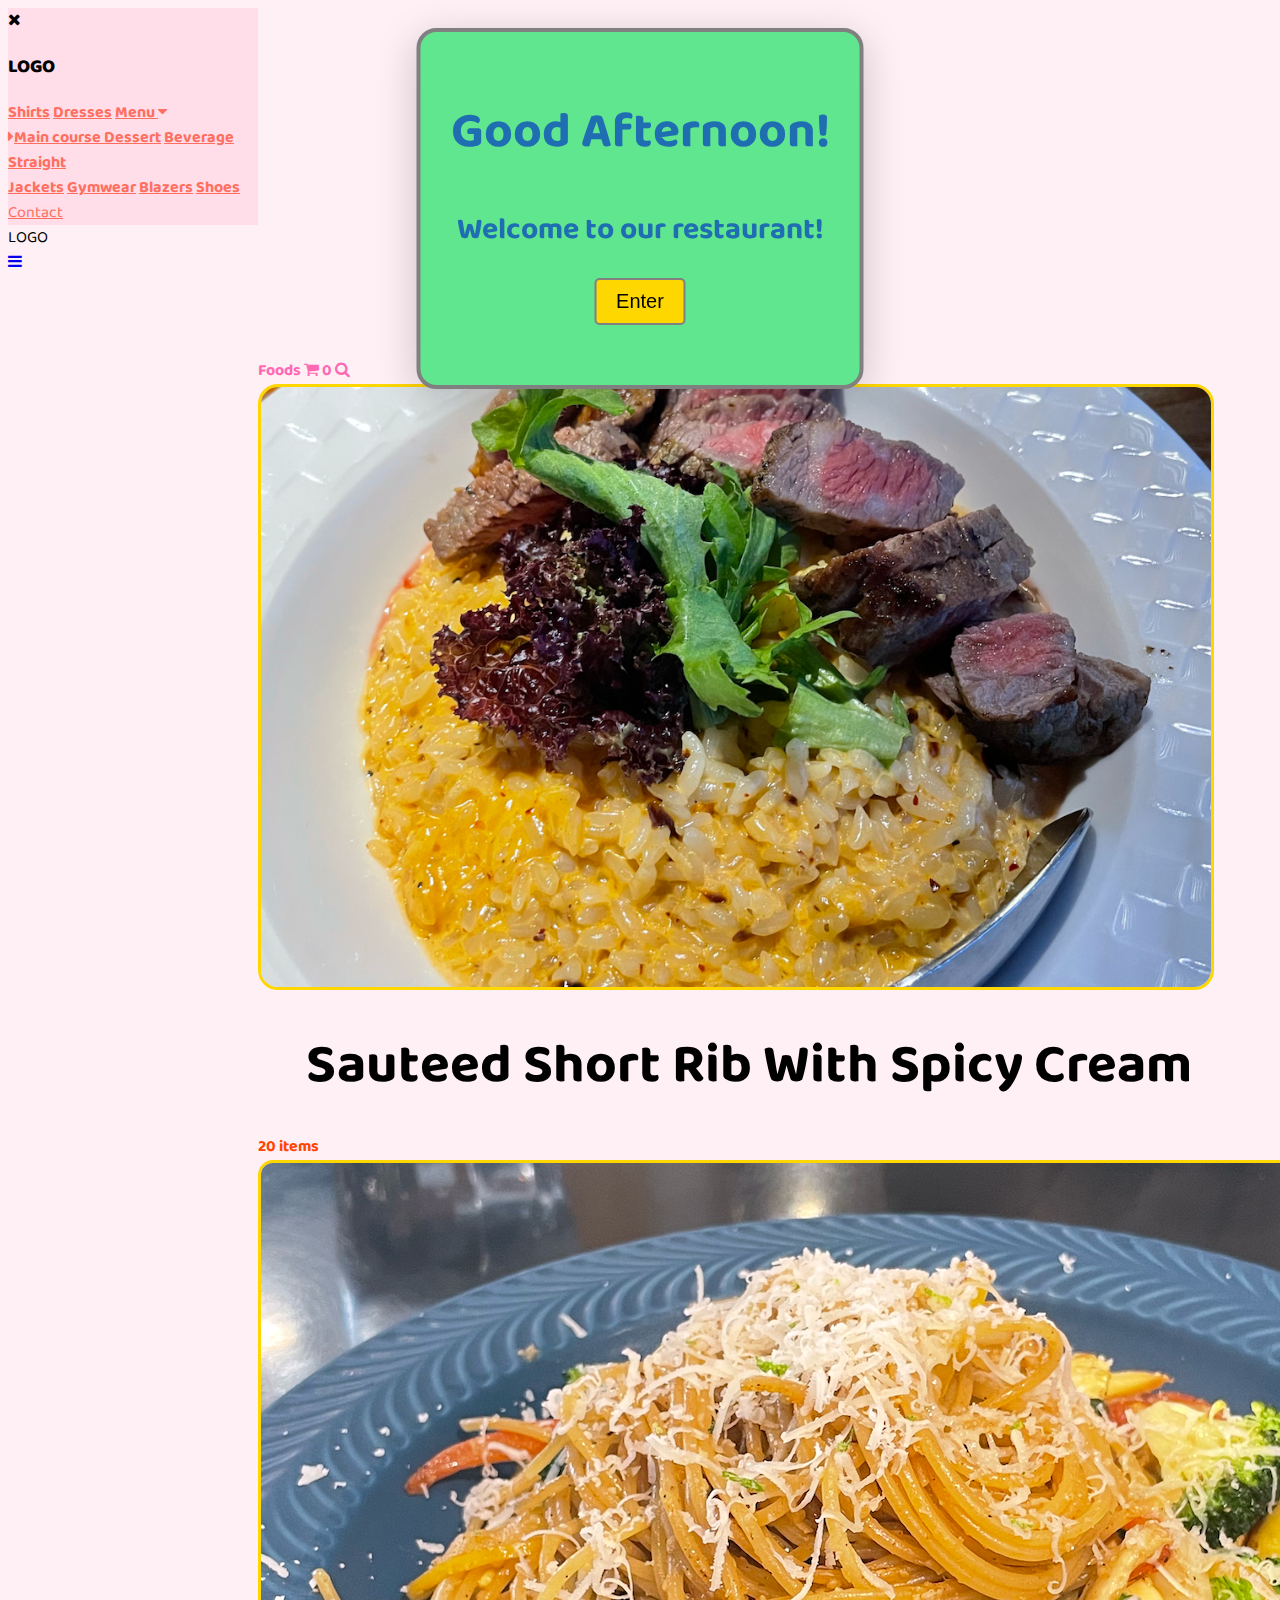
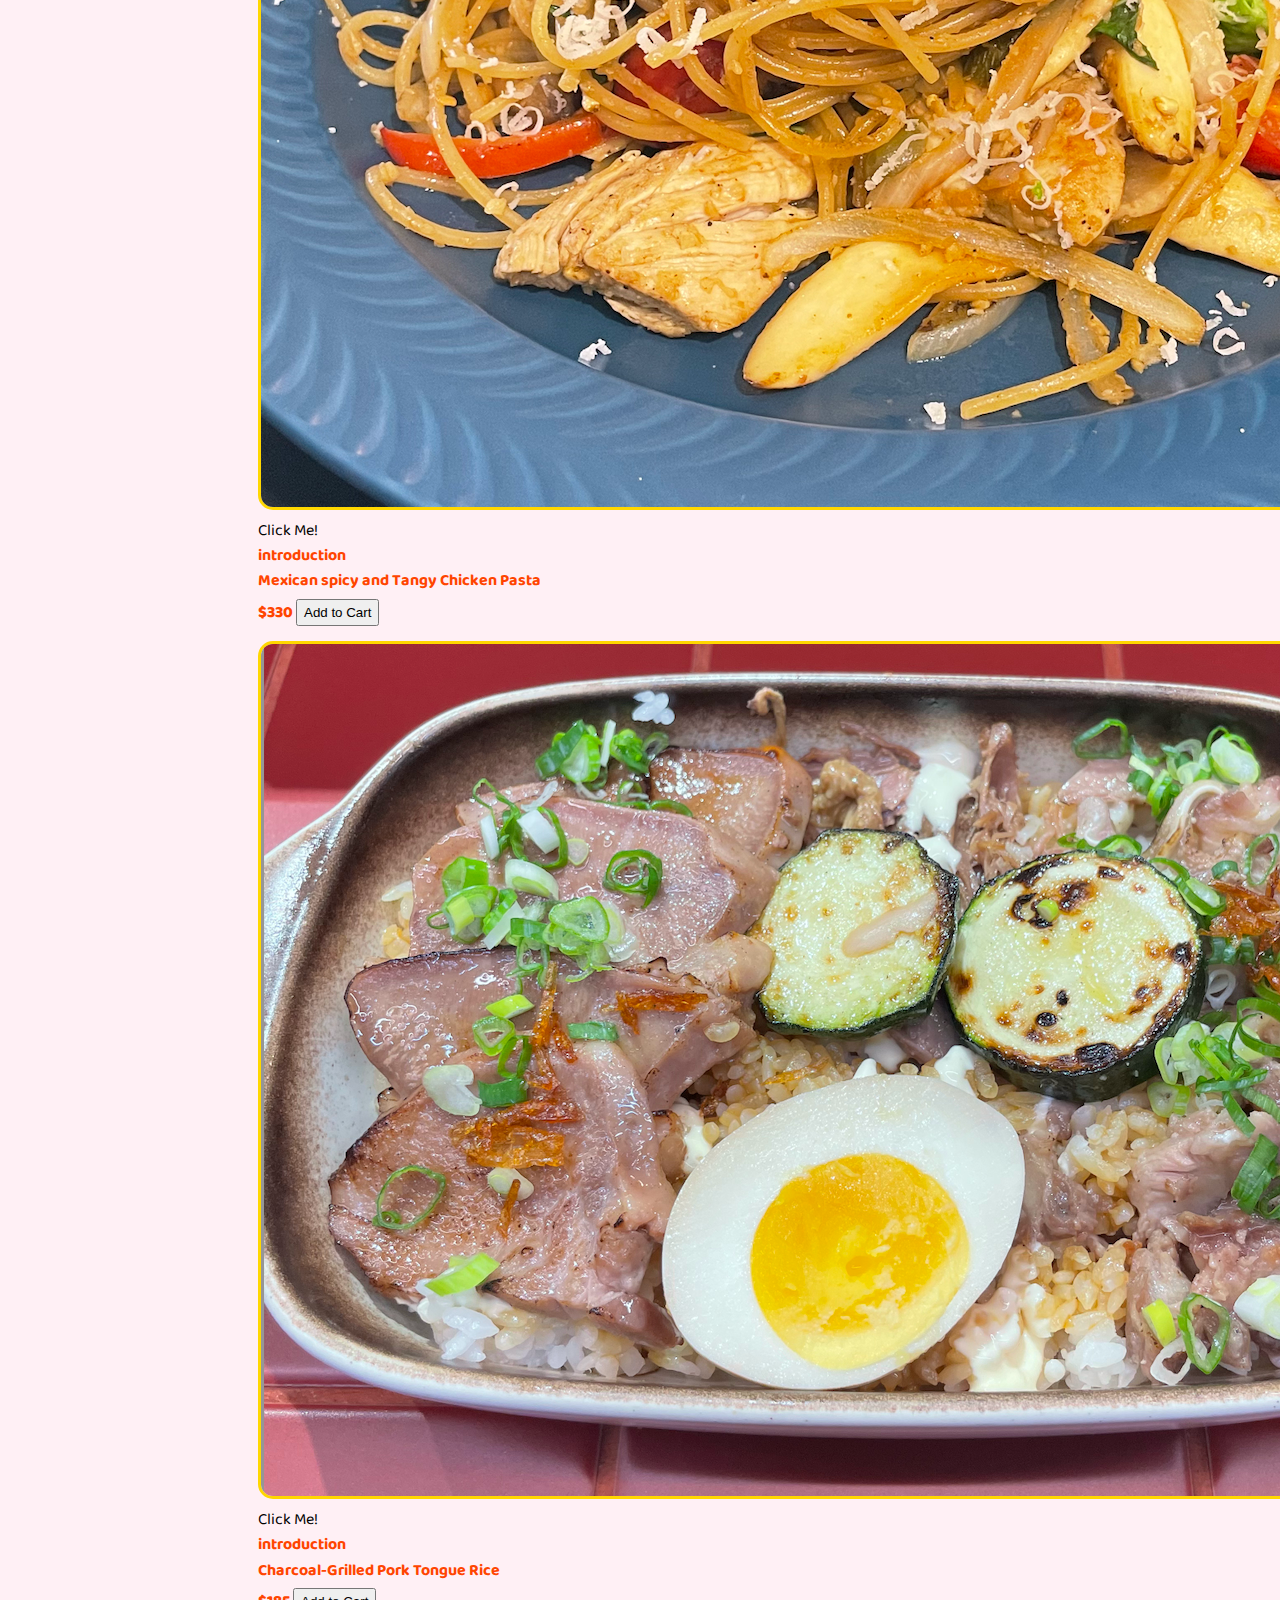
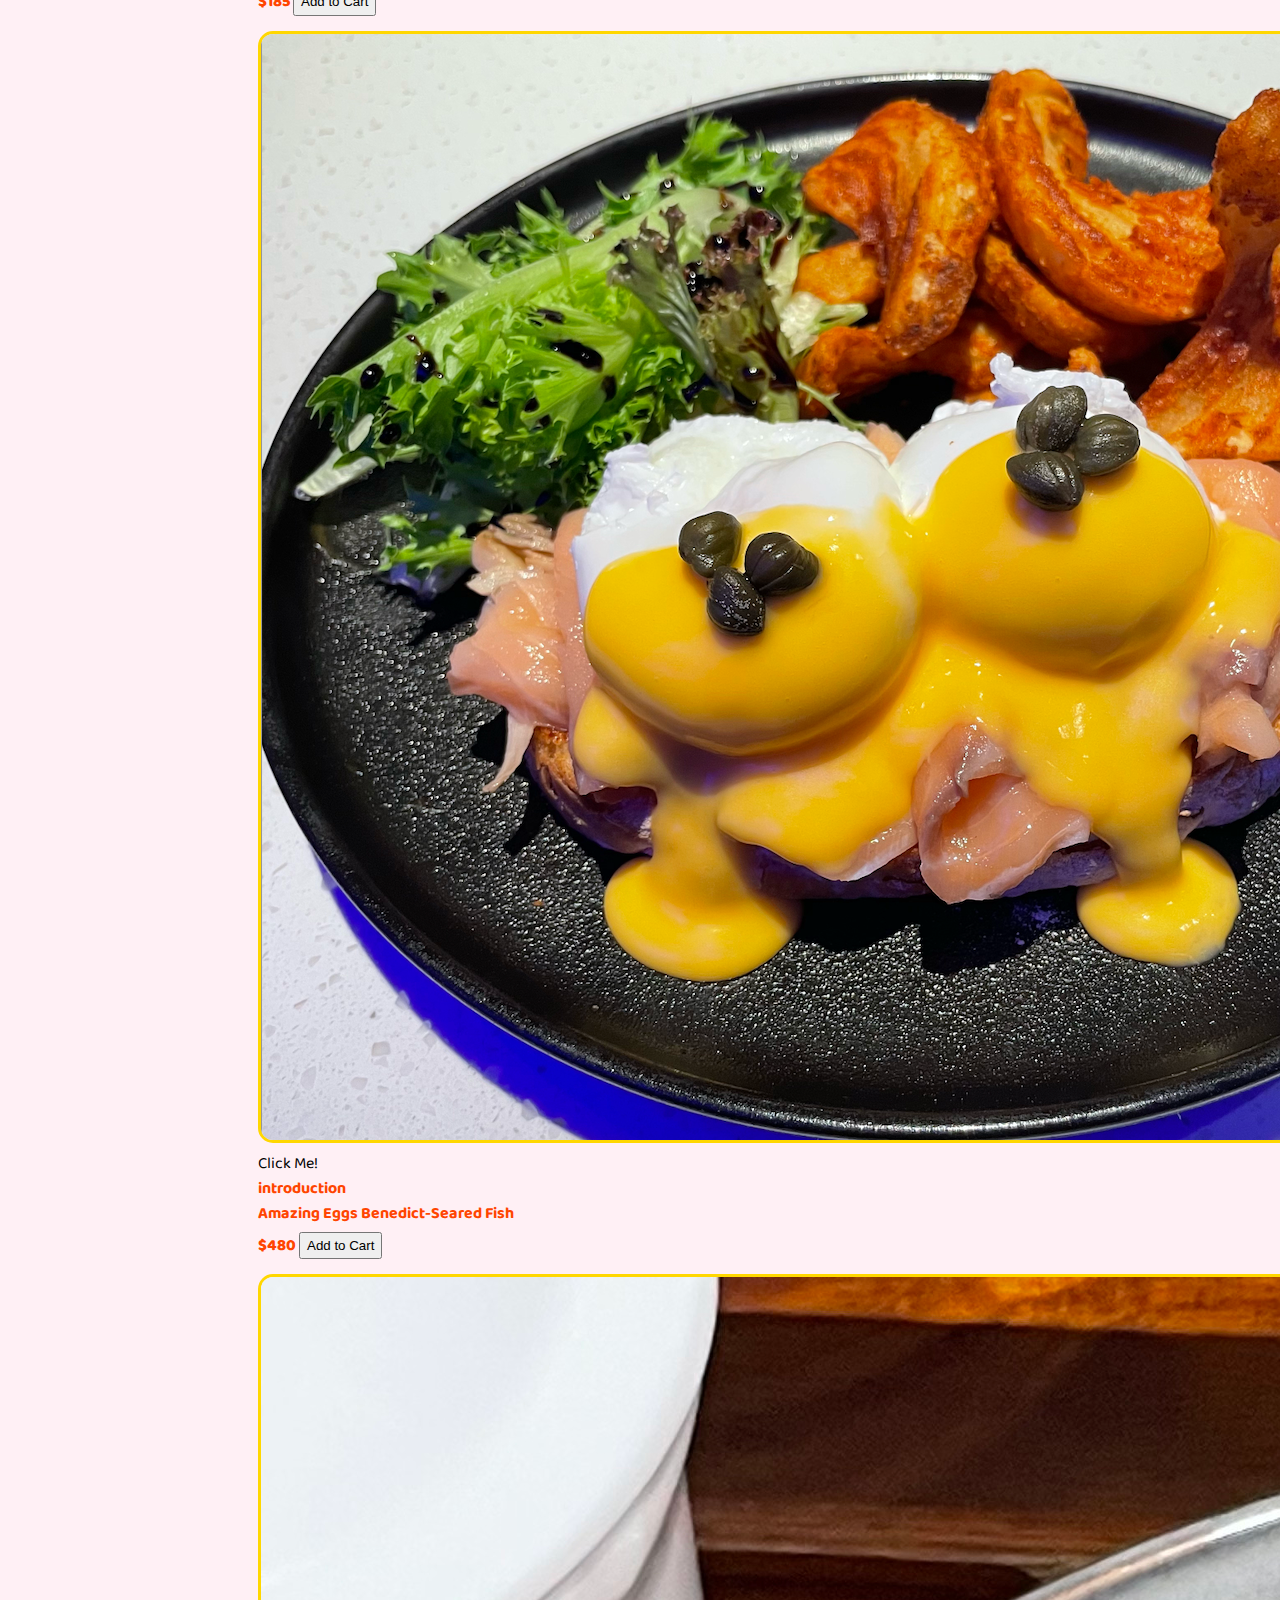
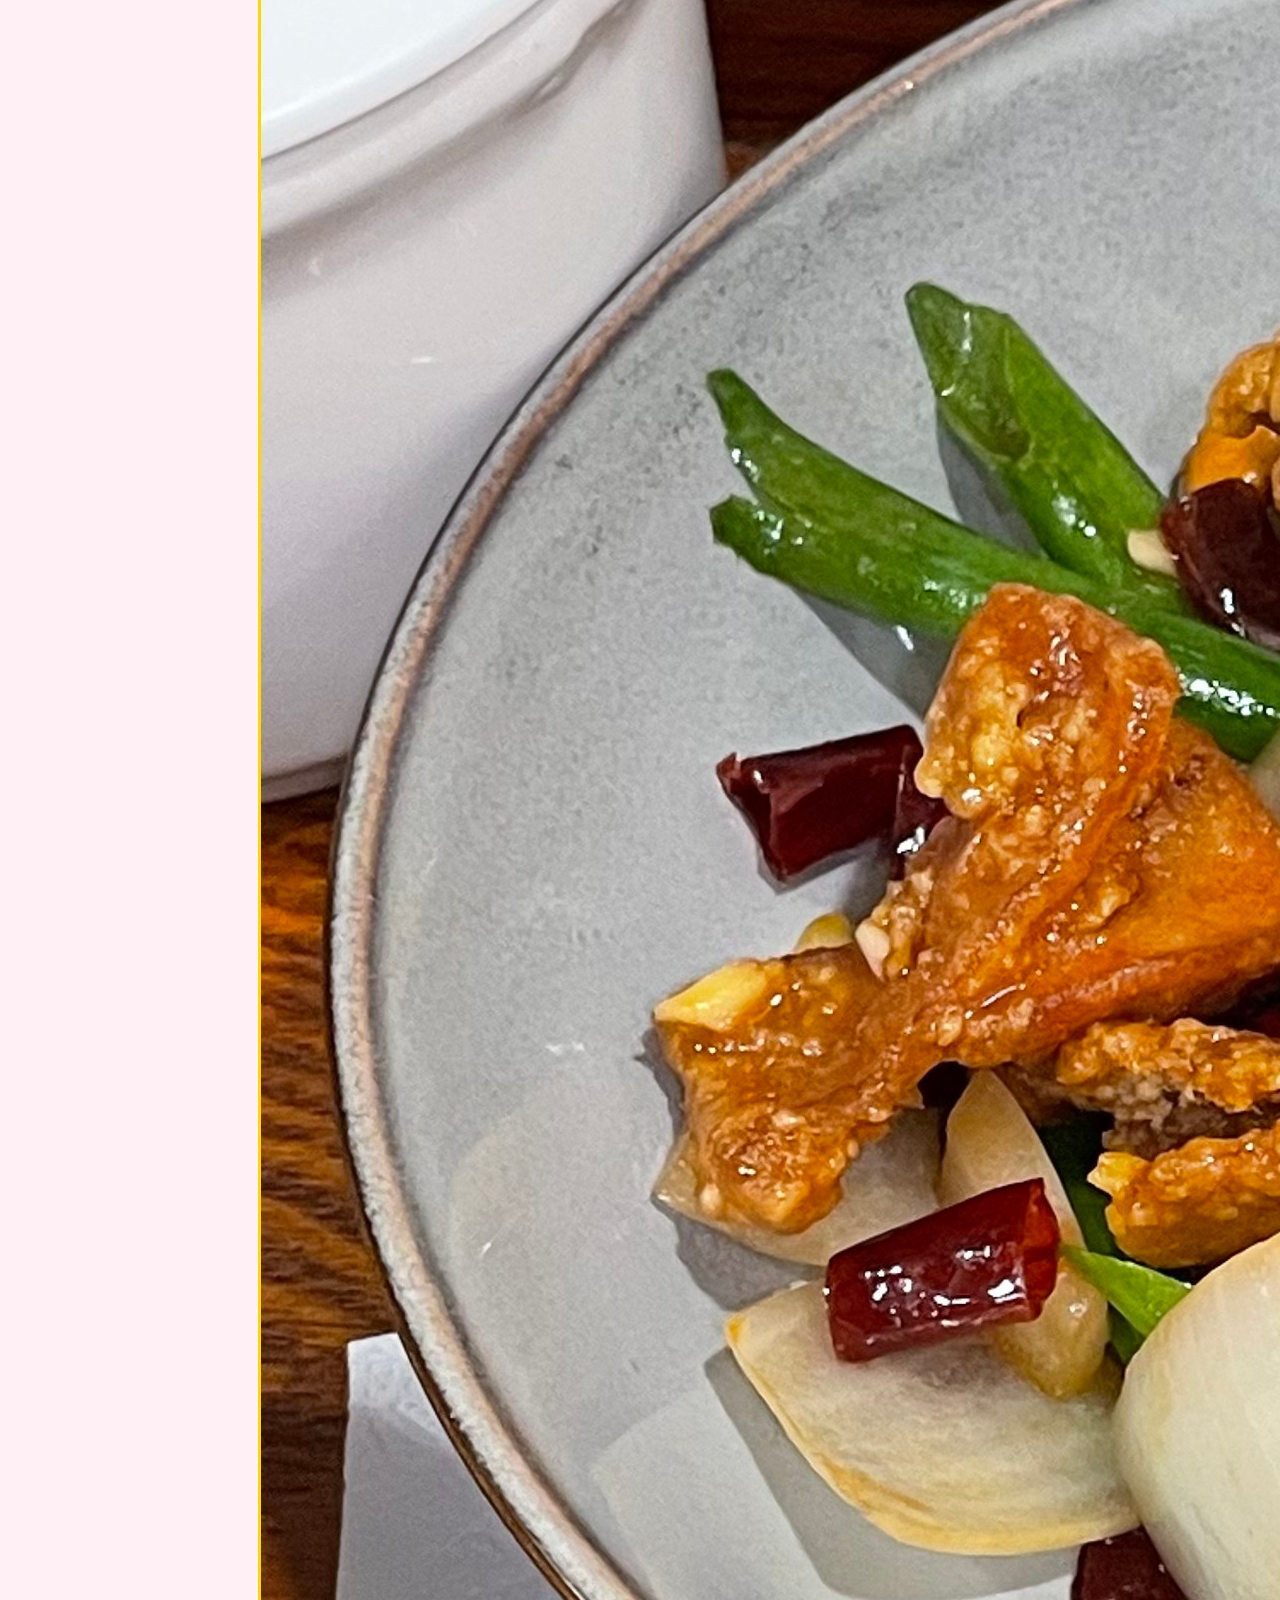
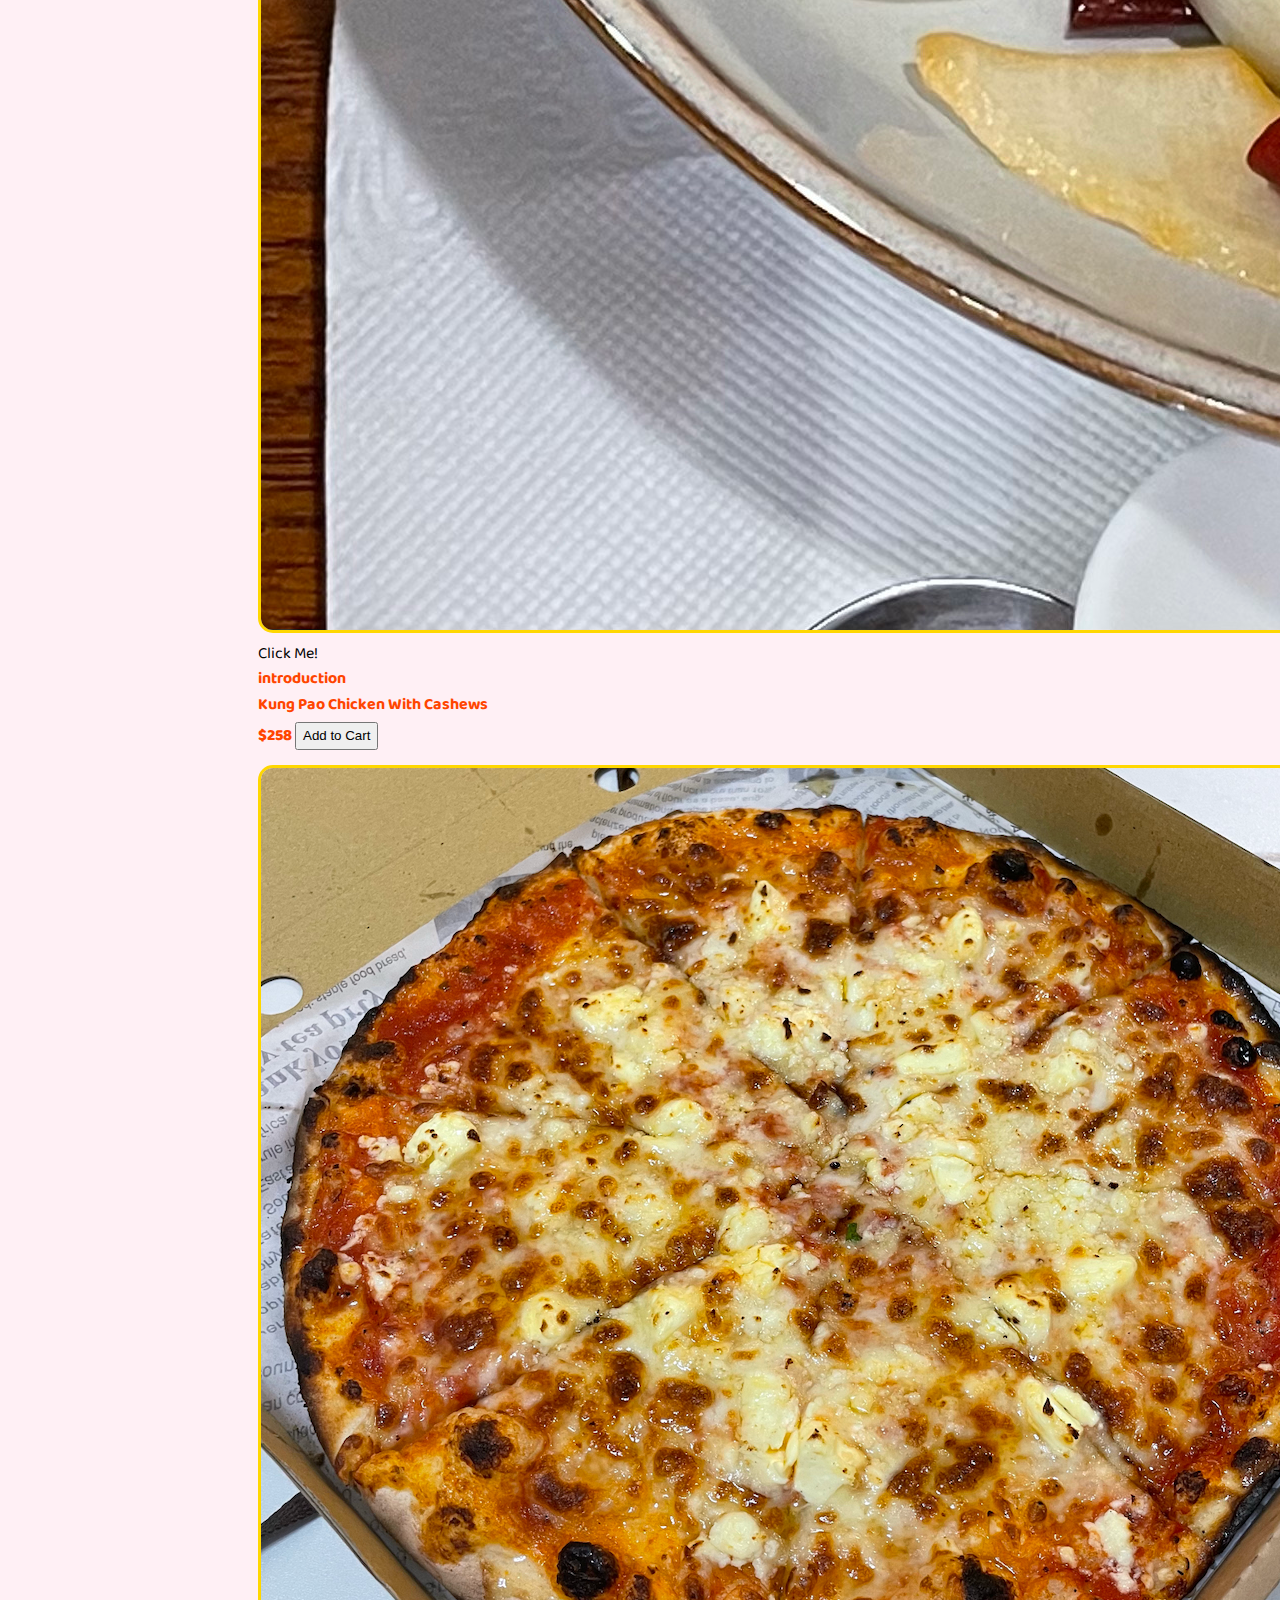
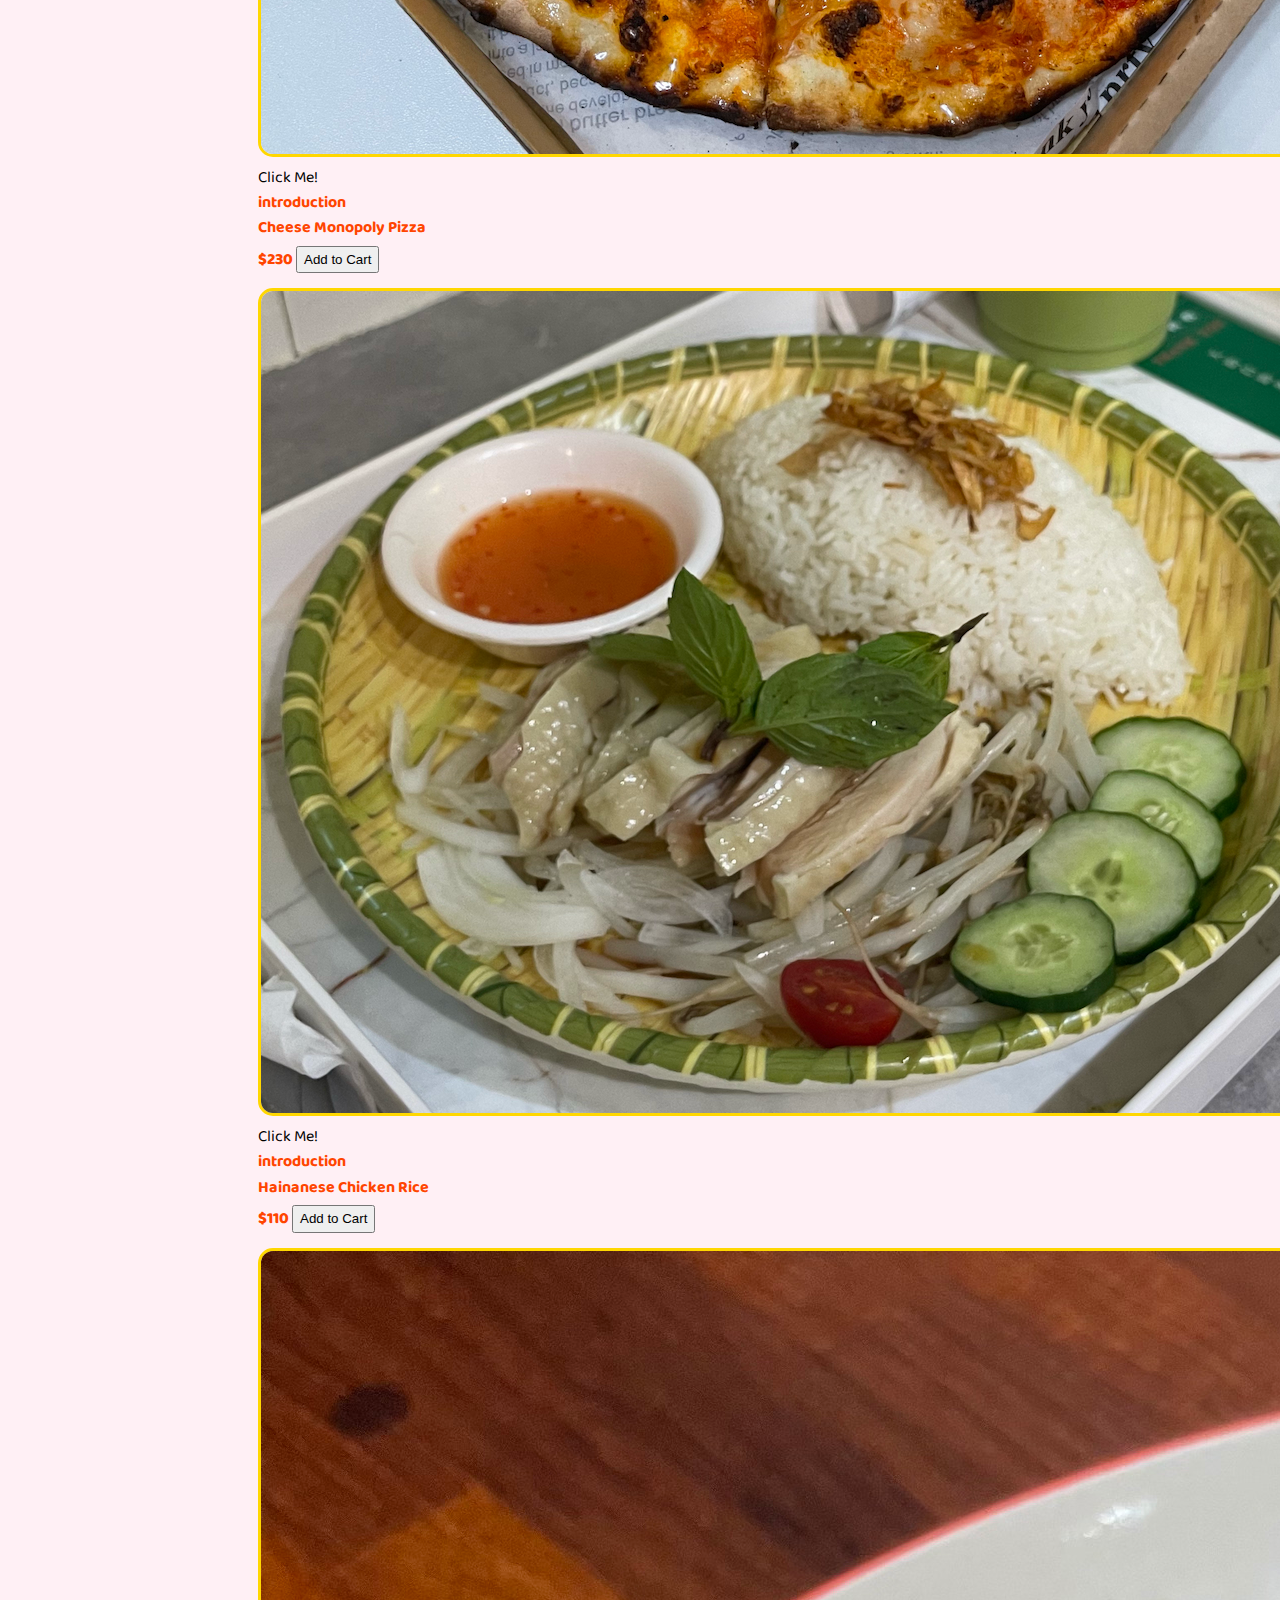
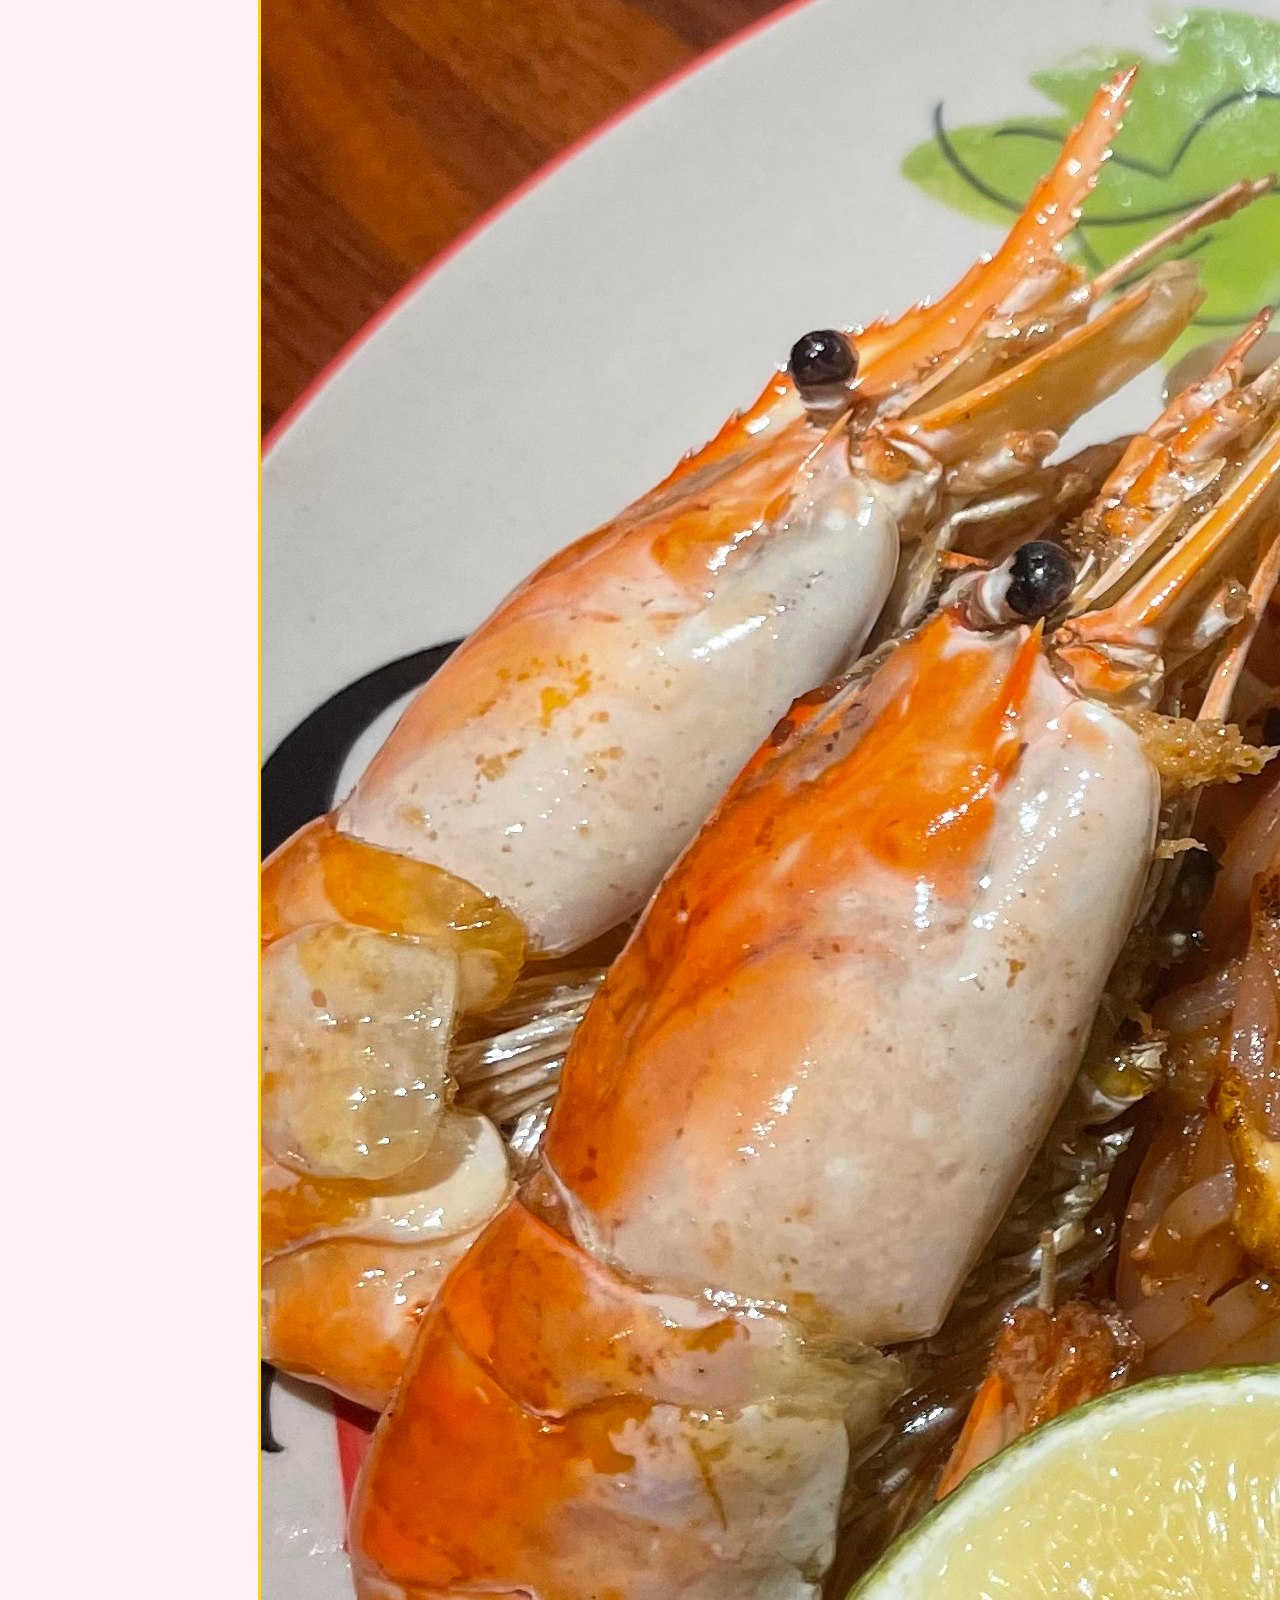
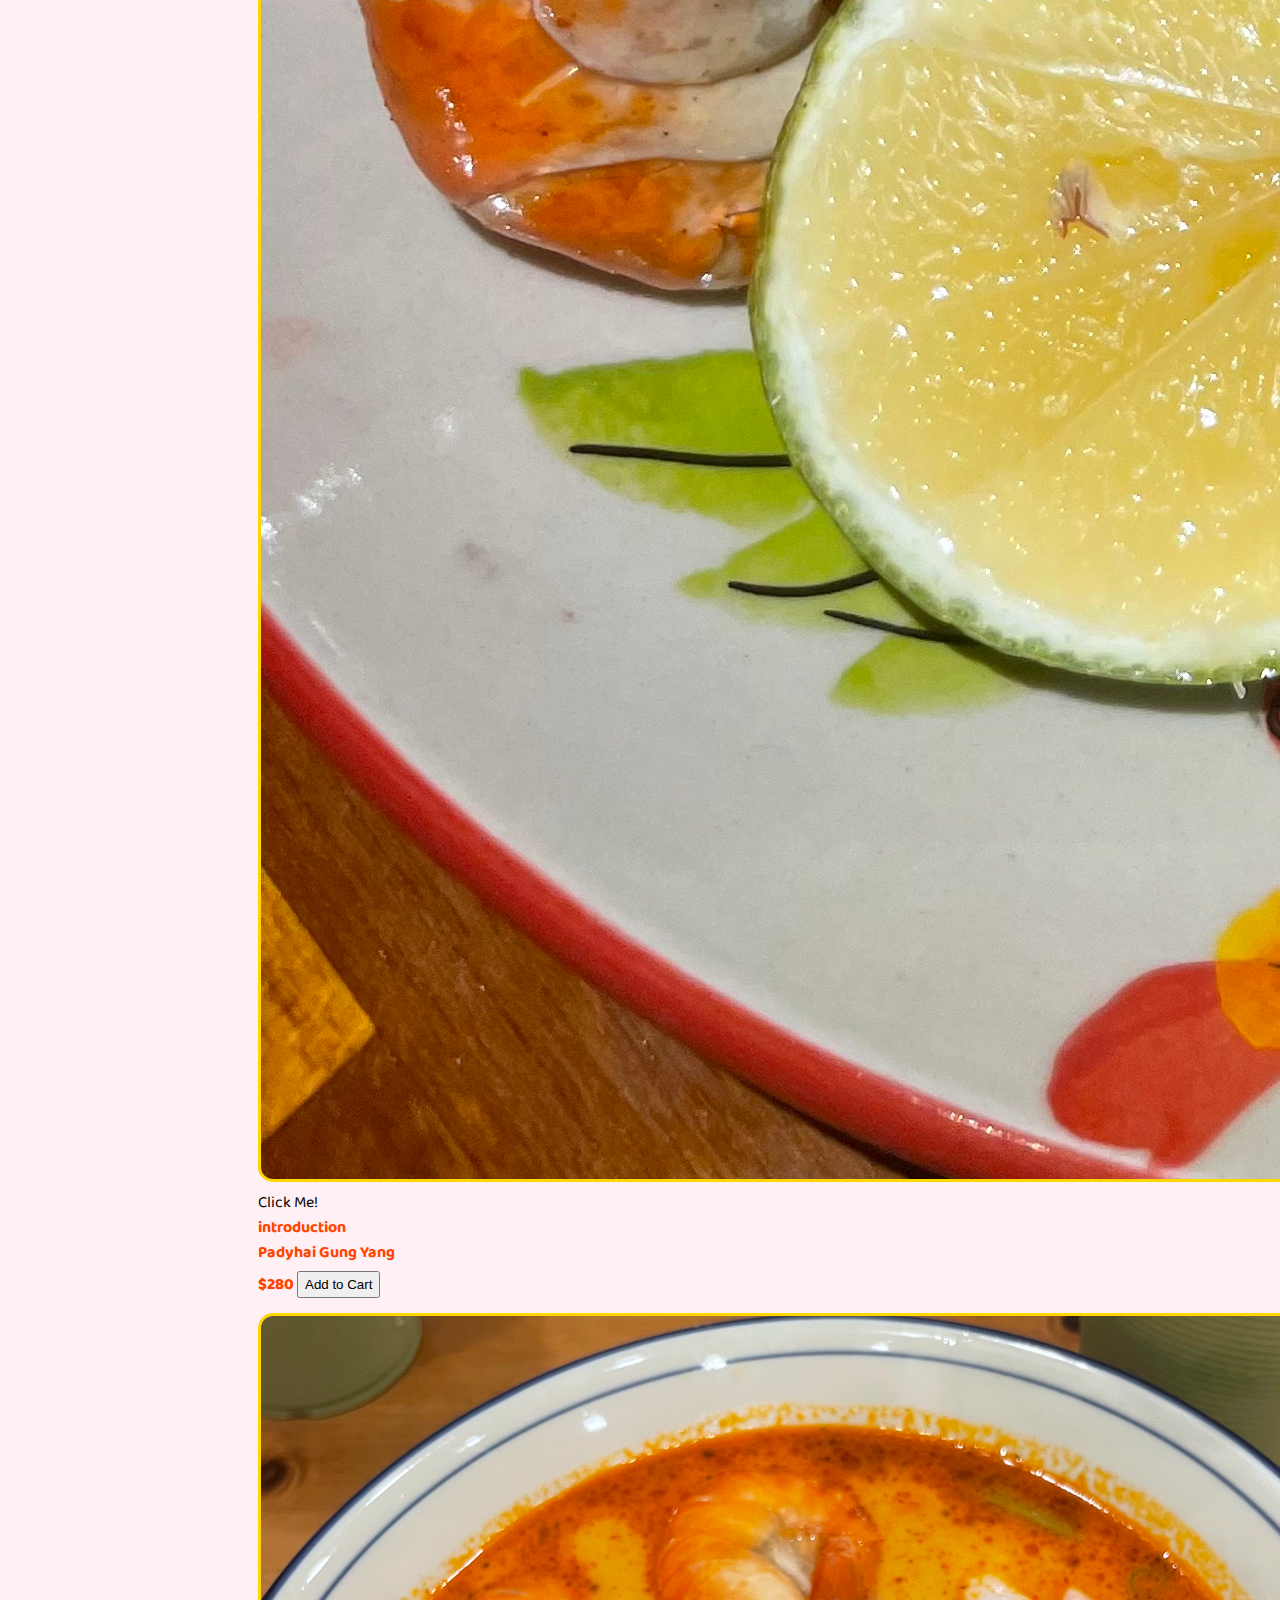
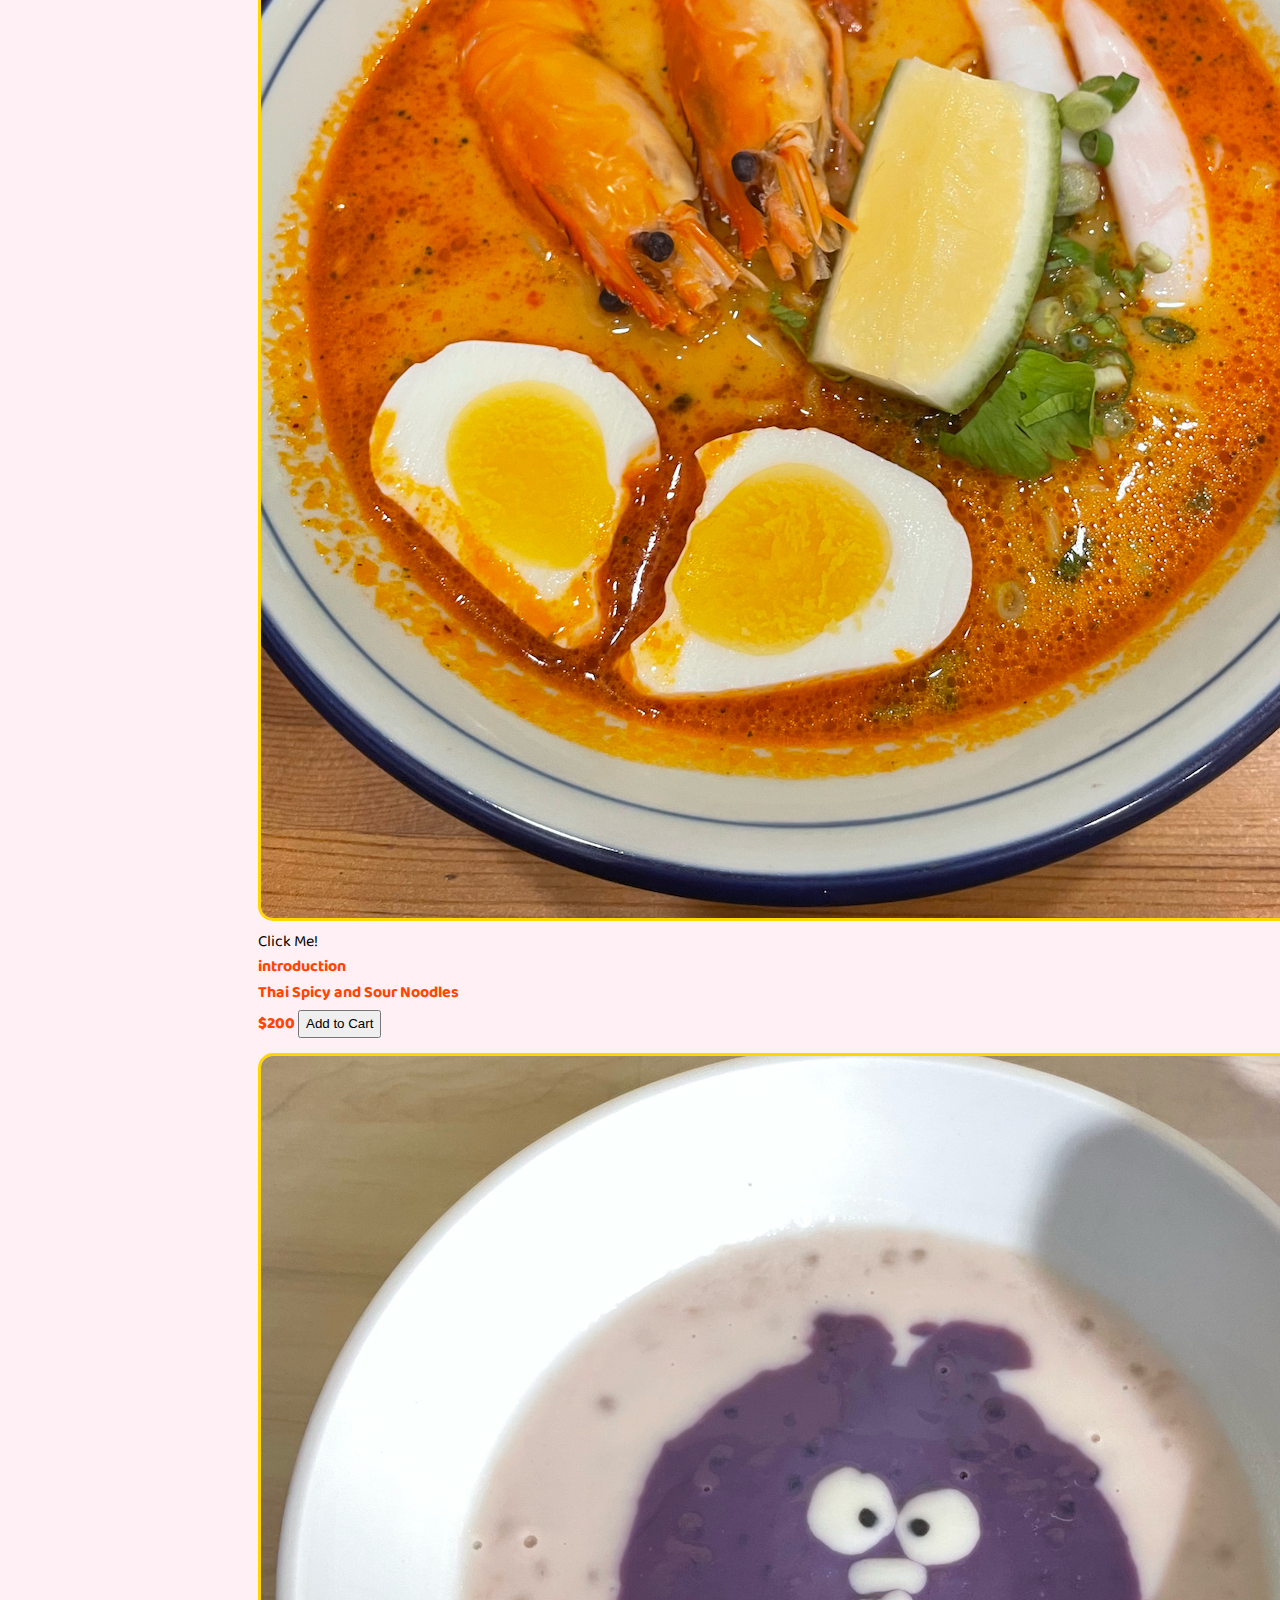
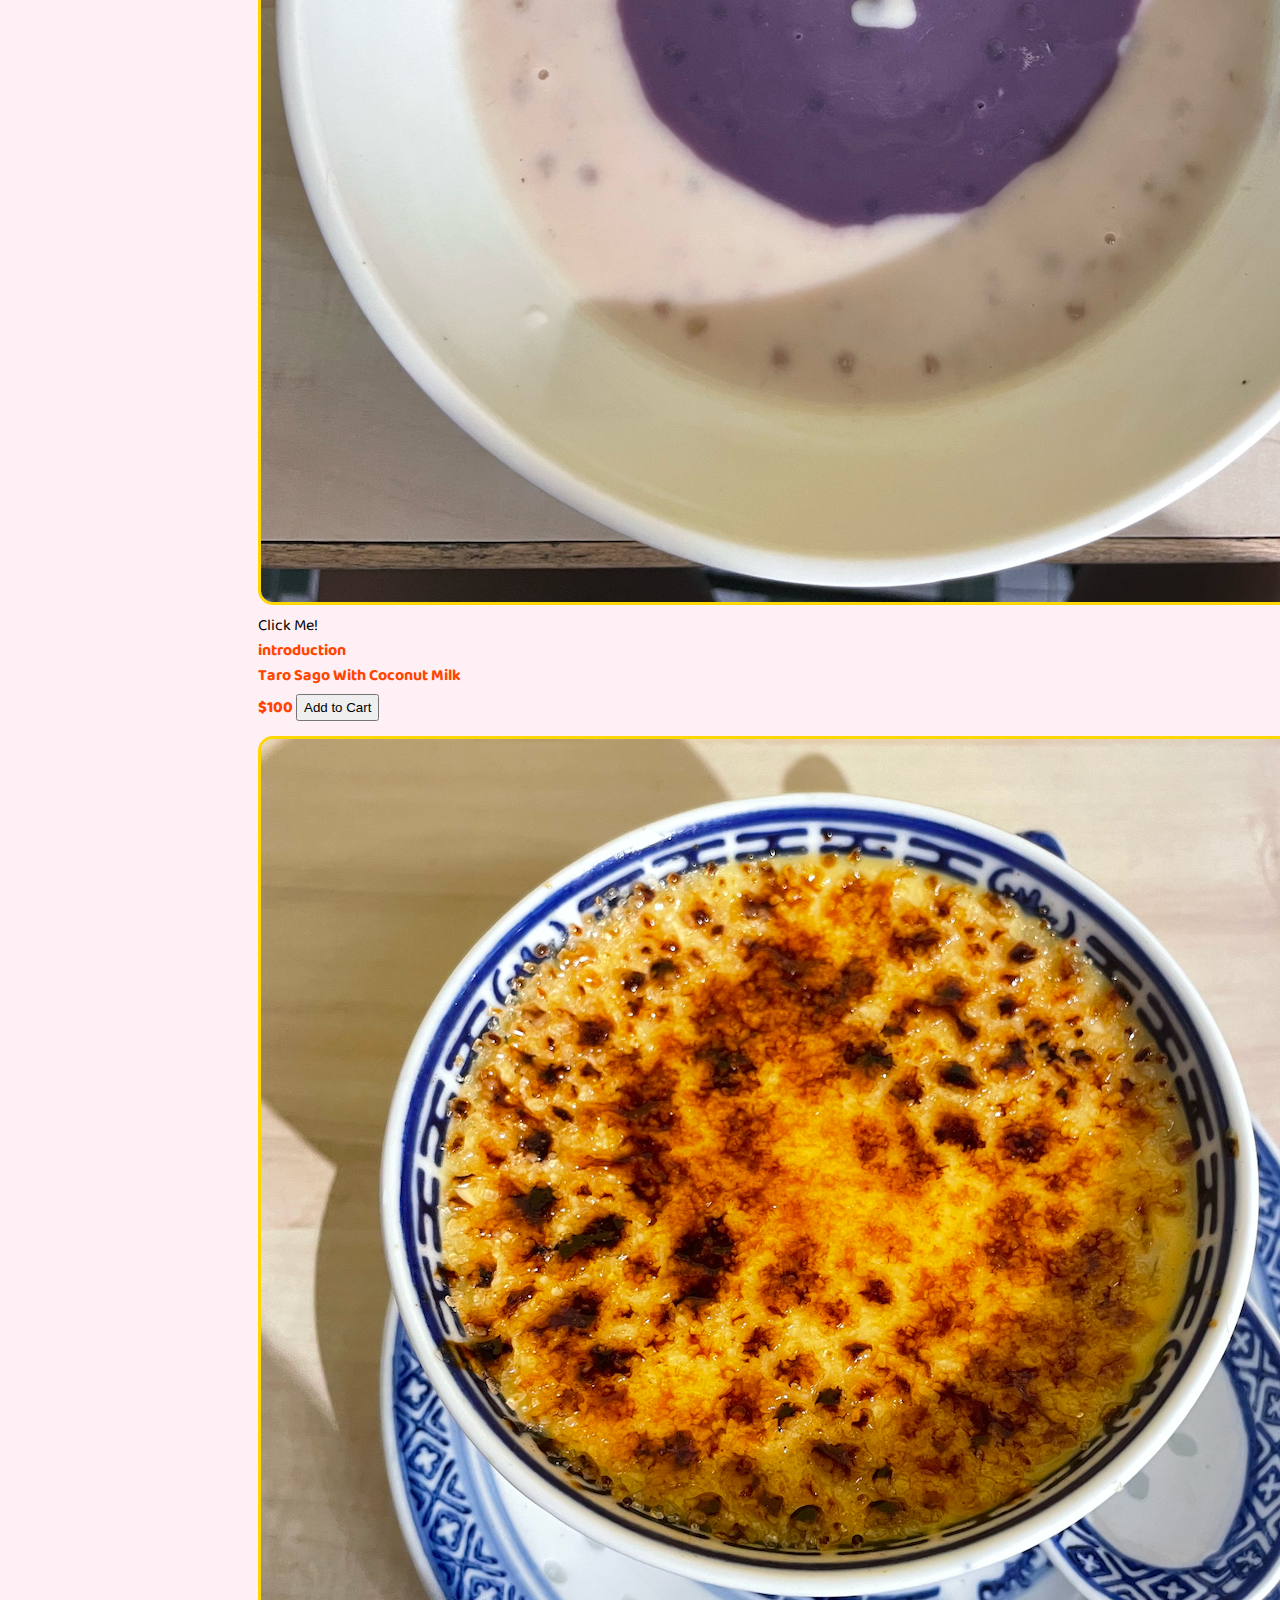
<file: index (3).html>
<!DOCTYPE html>
  <html>
    <head>
      <title>Kids Food Website</title>
      <meta charset="UTF-8">
      <meta name="viewport" content="width=device-width, initial-scale=1">
      <link rel="stylesheet" href="https://www.w3schools.com/w3css/5/w3.css">
      <link rel="stylesheet" href="https://fonts.googleapis.com/css2?family=Baloo+2:wght@400;700&display=swap">
      <link rel="stylesheet" href="https://cdnjs.cloudflare.com/ajax/libs/font-awesome/4.7.0/css/font-awesome.min.css">
      <link rel="stylesheet" href="newstyle.css">
      <script src="myscript.js" defer></script>
    </head>
    <body class="w3-content" style="max-width:1200px">
      <!--greeting-->
        <div id="greeting">
            <div id="greeting-content">
                <h1 id="greeting1">Good Morning!</h1>
                <h2 id="welcome">Welcome to our restaurant!</h2>
                <button id="enter">Enter</button>
            </div>
        </div>
<nav class="w3-sidebar w3-bar-block w3-white w3-collapse w3-top"
     style="z-index:3;width:250px" id="mySidebar">
  <div class="w3-container w3-display-container w3-padding-16">
    <i onclick="w3_close()" class="fa fa-remove w3-hide-large w3-button w3-display-topright"></i>
    <h3 class="w3-wide"><b>LOGO</b></h3>
  </div>
  <div class="w3-padding-64 w3-large w3-text-grey" style="font-weight:bold">
    <a href="#" class="w3-bar-item w3-button">Shirts</a>
    <a href="#" class="w3-bar-item w3-button">Dresses</a>
    <a onclick="myAccFunc()" href="javascript:void(0)"
       class="w3-button w3-block w3-white w3-left-align" id="myBtn">
      Menu <i class="fa fa-caret-down"></i>
    </a>
    <div id="demoAcc" class="w3-bar-block w3-hide w3-padding-large w3-medium">
      <a href="#maincourse" class="w3-bar-item w3-button w3-light-grey">
        <i class="fa fa-caret-right w3-margin-right"></i>Main course
      </a>
      <a href="#dessert" class="w3-bar-item w3-button">Dessert</a>
      <a href="#beverage" class="w3-bar-item w3-button">Beverage</a>
      <a href="#" class="w3-bar-item w3-button">Straight</a>
    </div>
    <a href="#" class="w3-bar-item w3-button">Jackets</a>
    <a href="#" class="w3-bar-item w3-button">Gymwear</a>
    <a href="#" class="w3-bar-item w3-button">Blazers</a>
    <a href="#" class="w3-bar-item w3-button">Shoes</a>
  </div>
  <a href="#footer" class="w3-bar-item w3-button w3-padding">Contact</a>
</nav>

<header class="w3-bar w3-top w3-hide-large w3-black w3-xlarge">
  <div class="w3-bar-item w3-padding-24 w3-wide">LOGO</div>
  <a href="javascript:void(0)"
     class="w3-bar-item w3-button w3-padding-24 w3-right"
     onclick="w3_open()"><i class="fa fa-bars"></i></a>
</header>

<div class="w3-overlay w3-hide-large" onclick="w3_close()" style="cursor:pointer"
     title="close side menu" id="myOverlay"></div>


<div class="w3-main" style="margin-left:250px">
  <div class="w3-hide-large" style="margin-top:83px"></div>
  

  <header class="w3-container w3-xlarge">
    <p class="w3-left">Foods</p>
    <p class="w3-right">
      <i class="fa fa-shopping-cart w3-margin-right" id="cartIcon"></i>
      <span id="cartCountBadge">0</span>
      <i class="fa fa-search"></i>
    </p>
  </header>

  <div class="w3-display-container w3-container">
    <img src="./3.jpg" alt="Foods"
         style="width:100%;height:600px;object-fit:cover;border-radius:20px;">
    <div class="w3-display-topleft w3-text-white"
         style="padding:24px 48px;">
      <h2 class="w3-hide-small"
          style="white-space:nowrap;font-size:clamp(24px,6vw,55px);margin:0;">
        Sauteed Short Rib With Spicy Cream
      </h2>
    </div>
  </div>

  <div class="w3-container w3-text-grey" id="jeans">
    <p>20 items</p>
  </div>

  <!-- 20 items, 4 per row -->
  
  <section class="w3-row-padding" id="maincourse">
    <!-- 1 -->
    <div class="w3-col l3 s6">
      <div class="w3-container">
        <div class="menu-card">
          <div class="menu-card-inner">
          <div class="card-front">
            <img src="./1.jpg" alt="">
            <div class="hover-card">
                <span>Click Me!</span>
            </div>
          </div>
          <div class="card-back">
            <p>introduction</p>
          </div>
        </div>
        </div>
        <p>Mexican spicy and Tangy Chicken Pasta<br><b>$330</b></p>
        <button class="add-btn" data-name="Mexican spicy and Tangy Chicken Pasta" data-price="330" data-img="./1.jpg">Add to Cart</button>
      </div>
    </div>

    <!-- 2 -->
    <div class="w3-col l3 s6">
      <div class="w3-container">
        <div class="menu-card">
          <div class="menu-card-inner">
          <div class="card-front">
            <img src="./5.jpg" alt="">
            <div class="hover-card">
                <span>Click Me!</span>
            </div>
          </div>
          <div class="card-back">
            <p>introduction</p>
          </div>
        </div>
        </div>
        <p>Charcoal-Grilled Pork Tongue Rice<br><b>$185</b></p>
        <button class="add-btn" data-name="Charcoal-Grilled Pork Tongue Rice" data-price="185" data-img="./5.jpg">Add to Cart</button>
      </div>
    </div>

    <!-- 3 -->
    <div class="w3-col l3 s6">
      <div class="w3-container">
        <div class="menu-card">
          <div class="menu-card-inner">
          <div class="card-front">
            <img src="./8.jpg" alt="">
            <div class="hover-card">
                <span>Click Me!</span>
            </div>
          </div>
          <div class="card-back">
            <p>introduction</p>
          </div>
        </div>
        </div>
        <p>Amazing Eggs Benedict-Seared Fish<br><b>$480</b></p>
        <button class="add-btn" data-name="Amazing Eggs Benedict-Seared Fish" data-price="480" data-img="./8.jpg">Add to Cart</button>
      </div>
    </div>

    <!-- 4 -->
    <div class="w3-col l3 s6">
      <div class="w3-container">
        <div class="menu-card">
          <div class="menu-card-inner">
          <div class="card-front">
            <img src="./9.jpg" alt="">
            <div class="hover-card">
                <span>Click Me!</span>
            </div>
          </div>
          <div class="card-back">
            <p>introduction</p>
          </div>
        </div>
        </div>
        <p>Kung Pao Chicken With Cashews<br><b>$258</b></p>
        <button class="add-btn" data-name="Kung Pao Chicken With Cashews" data-price="258" data-img="./9.jpg">Add to Cart</button>
      </div>
    </div>

    <!-- 5 -->
    <div class="w3-col l3 s6">
      <div class="w3-container">
        <div class="menu-card">
          <div class="menu-card-inner">
          <div class="card-front">
            <img src="./7.jpg" alt="">
            <div class="hover-card">
                <span>Click Me!</span>
            </div>
          </div>
          <div class="card-back">
            <p>introduction</p>
          </div>
        </div>
        </div>
        <p>Cheese Monopoly Pizza<br><b>$230</b></p>
        <button class="add-btn" data-name="Cheese Monopoly Pizza" data-price="230" data-img="./7.jpg">Add to Cart</button>
      </div>
    </div>

    <!-- 6 -->
    <div class="w3-col l3 s6">
      <div class="w3-container">
        <div class="menu-card">
          <div class="menu-card-inner">
          <div class="card-front">
            <img src="./6.jpg" alt="">
            <div class="hover-card">
                <span>Click Me!</span>
            </div>
          </div>
          <div class="card-back">
            <p>introduction</p>
          </div>
        </div>
        </div>
        <p>Hainanese Chicken Rice<br><b>$110</b></p>
        <button class="add-btn" data-name="Hainanese Chicken Rice" data-price="110" data-img="./6.jpg">Add to Cart</button>
      </div>
    </div>

    <!-- 7 -->
    <div class="w3-col l3 s6">
      <div class="w3-container">
        <div class="menu-card">
          <div class="menu-card-inner">
          <div class="card-front">
            <img src="./4.jpg" alt="">
            <div class="hover-card">
                <span>Click Me!</span>
            </div>
          </div>
          <div class="card-back">
            <p>introduction</p>
          </div>
        </div>
        </div>
        <p>Padyhai Gung Yang<br><b>$280</b></p>
        <button class="add-btn" data-name="Padyhai Gung Yang" data-price="280" data-img="./4.jpg">Add to Cart</button>
      </div>
    </div>

    <!-- 8 -->
    <div class="w3-col l3 s6">
      <div class="w3-container">
        <div class="menu-card">
          <div class="menu-card-inner">
          <div class="card-front">
            <img src="./2.jpg" alt="">
            <div class="hover-card">
                <span>Click Me!</span>
            </div>
          </div>
          <div class="card-back">
            <p>introduction</p>
          </div>
        </div>
        </div>
        <p>Thai Spicy and Sour Noodles<br><b>$200</b></p>
        <button class="add-btn" data-name="Thai Spicy and Sour Noodles" data-price="200" data-img="./2.jpg">Add to Cart</button>
      </div>
    </div>
  </section>
  <section class="w3-row-padding" id="dessert">
    <!-- 9 -->
    <div class="w3-col l3 s6">
      <div class="w3-container">
        <div class="menu-card">
          <div class="menu-card-inner">
          <div class="card-front">
            <img src="./10.jpg" alt="">
            <div class="hover-card">
                <span>Click Me!</span>
            </div>
          </div>
          <div class="card-back">
            <p>introduction</p>
          </div>
        </div>
        </div>
        <p>Taro Sago With Coconut Milk<br><b>$100</b></p>
        <button class="add-btn" data-name="Taro Sago With Coconut Milk" data-price="100" data-img="./10.jpg">Add to Cart</button>
      </div>
    </div>

    <!-- 10 -->
    <div class="w3-col l3 s6">
      <div class="w3-container">
        <div class="menu-card">
          <div class="menu-card-inner">
          <div class="card-front">
            <img src="./11.jpg" alt="">
            <div class="hover-card">
                <span>Click Me!</span>
            </div>
          </div>
          <div class="card-back">
            <p>introduction</p>
          </div>
        </div>
        </div>
        <p>Cream Brulee<br><b>$110</b></p>
        <button class="add-btn" data-name="Cream Brulee" data-price="110" data-img="./11.jpg">Add to Cart</button>
      </div>
    </div>

    <!-- 11 -->
    <div class="w3-col l3 s6">
      <div class="w3-container">
        <div class="menu-card">
          <div class="menu-card-inner">
          <div class="card-front">
            <img src="./12.jpg" alt="">
            <div class="hover-card">
                <span>Click Me!</span>
            </div>
          </div>
          <div class="card-back">
            <p>introduction</p>
          </div>
        </div>
        </div>
        <p>Basque Burnt Cheesecake<br><b>$180</b></p>
        <button class="add-btn" data-name="Basque Burnt Cheesecake" data-price="180" data-img="./12.jpg">Add to Cart</button>
      </div>
    </div>

    <!-- 12 -->
    <div class="w3-col l3 s6">
      <div class="w3-container">
        <div class="menu-card">
          <div class="menu-card-inner">
          <div class="card-front">
            <img src="./15.jpg" alt="">
            <div class="hover-card">
                <span>Click Me!</span>
            </div>
          </div>
          <div class="card-back">
            <p>introduction</p>
          </div>
        </div>
        </div>
        <p>Earl Grey Strawberry Chiffon Cake<br><b>$180</b></p>
        <button class="add-btn" data-name="Earl Grey Strawberry Chiffon Cake" data-price="180" data-img="./15.jpg">Add to Cart</button>
      </div>
    </div>
    
    
    <!-- 13 -->
    <div class="w3-col l3 s6">
      <div class="w3-container">
        <div class="menu-card">
          <div class="menu-card-inner">
          <div class="card-front">
            <img src="./17.jpg" alt="">
            <div class="hover-card">
                <span>Click Me!</span>
            </div>
          </div>
          <div class="card-back">
            <p>introduction</p>
          </div>
        </div>
        </div>
        <p>Salted Cream Roll Cake<br><b>$180</b></p>
        <button class="add-btn" data-name="Salted Cream Roll Cake" data-price="180" data-img="./17.jpg">Add to Cart</button>
      </div>
    </div>

    <!-- 14 -->
    <div class="w3-col l3 s6">
      <div class="w3-container">
        <div class="menu-card">
          <div class="menu-card-inner">
          <div class="card-front">
            <img src="./20.jpg" alt="">
            <div class="hover-card">
                <span>Click Me!</span>
            </div>
          </div>
          <div class="card-back">
            <p>introduction</p>
          </div>
        </div>
        </div>
        <p>Pistachio Mille Crepe Cake<br><b>$250</b></p>
        <button class="add-btn" data-name="Pistachio Mille Crepe Cake" data-price="250" data-img="./20.jpg">Add to Cart</button>
      </div>
    </div>

    <!-- 15 -->
    <div class="w3-col l3 s6">
      <div class="w3-container">
        <div class="menu-card">
          <div class="menu-card-inner">
          <div class="card-front">
            <img src="./19.jpg" alt="">
            <div class="hover-card">
                <span>Click Me!</span>
            </div>
          </div>
          <div class="card-back">
            <p>introduction</p>
          </div>
        </div>
        </div>
        <p>Sakura Mochi Frappe<br><b>$100</b></p>
        <button class="add-btn" data-name="Sakura Mochi Frappe" data-price="100" data-img="./19.jpg">Add to Cart</button>
      </div>
    </div>

    <!-- 16 -->
    <div class="w3-col l3 s6">
      <div class="w3-container">
        <div class="menu-card">
          <div class="menu-card-inner">
          <div class="card-front">
            <img src="./21.jpg" alt="">
            <div class="hover-card">
                <span>Click Me!</span>
            </div>
          </div>
          <div class="card-back">
            <p>introduction</p>
          </div>
        </div>
        </div>
        <p>Hong Kong Style Butter Pineapple Bun<br><b>$130</b></p>
        <button class="add-btn" data-name="Hong Kong Style Butter Pineapple Bun" data-price="130" data-img="./21.jpg">Add to Cart</button>
      </div>
    </div>
  </section>
  <section class="w3-row-padding" id="beverage">
    <!-- 17 -->
    <div class="w3-col l3 s6">
      <div class="w3-container">
        <div class="menu-card">
          <div class="menu-card-inner">
          <div class="card-front">
            <img src="./14.jpg" alt="">
            <div class="hover-card">
                <span>Click Me!</span>
            </div>
          </div>
          <div class="card-back">
            <p>introduction</p>
          </div>
        </div>
        </div>
        <p>Cha Yen<br><b>$95</b></p>
        <button class="add-btn" data-name="Cha Yen" data-price="95" data-img="./14.jpg">Add to Cart</button>
      </div>
    </div>

    <!-- 18 -->
    <div class="w3-col l3 s6">
      <div class="w3-container">
        <div class="menu-card">
          <div class="menu-card-inner">
          <div class="card-front">
            <img src="./16.jpg" alt="">
            <div class="hover-card">
                <span>Click Me!</span>
            </div>
          </div>
          <div class="card-back">
            <p>introduction</p>
          </div>
        </div>
        </div>
        <p>Brown Sugar Latte<br><b>$150</b></p>
        <button class="add-btn" data-has-options="true" data-name="Brown Sugar Latte" data-price="150" data-img="./16.jpg">Add to Cart</button>
      </div>
    </div>

    <!-- 19 -->
    <div class="w3-col l3 s6">
      <div class="w3-container">
        <div class="menu-card">
          <div class="menu-card-inner">
          <div class="card-front">
            <img src="./13.jpg" alt="">
            <div class="hover-card">
                <span>Click Me!</span>
            </div>
          </div>
          <div class="card-back">
            <p>introduction</p>
          </div>
        </div>
        </div>
        <p>Peach Berry Cream Frappe<br><b>$150</b></p>
        <button class="add-btn" data-name="Peach Berry Cream Frappe" data-price="150" data-img="./13.jpg">Add to Cart</button>
      </div>
    </div>

    <!-- 20 -->
    <div class="w3-col l3 s6">
      <div class="w3-container">
        <div class="menu-card">
          <div class="menu-card-inner">
          <div class="card-front">
            <img src="./18.jpg" alt="">
            <div class="hover-card">
                <span>Click Me!</span>
            </div>
          </div>
          <div class="card-back">
            <p>introduction</p>
          </div>
        </div>
        </div>
        <p>Honey Lime Sparkling Cooler<br><b>$130</b></p>
        <button class="add-btn" data-has-options="true" data-name="Honey Lime Sparkling Cooler" data-price="130" data-img="./18.jpg">Add to Cart</button>
      </div>
    </div>
  </section>
  <!-- Subscribe -->
  <div class="subscribe-section">
    <h2>Join our fun newsletter!</h2>
    <p>Get special offers and colorful surprises:</p>
    <input type="text" placeholder="Enter your e-mail">
  </div>

  <!-- Footer -->
  <footer class="w3-padding-64 w3-small w3-center" id="footer">
    <div class="w3-row-padding">
      <div class="w3-col s4">
        <h4>Contact</h4>
        <p>Questions? Go ahead.</p>
      </div>
      <div class="w3-col s4">
        <h4>About</h4>
        <p><a href="#">About us</a></p>
        <p><a href="#">Support</a></p>
      </div>
      <div class="w3-col s4 w3-justify">
        <h4>Store</h4>
        <p><i class="fa fa-fw fa-map-marker"></i> Company Name</p>
        <p><i class="fa fa-fw fa-phone"></i> 0044123123</p>
        <p><i class="fa fa-fw fa-envelope"></i> ex@mail.com</p>
      </div>
    </div>
  </footer>

      <div class="w3-black w3-center w3-padding-24">
        Powered by <a href="https://www.w3schools.com/w3css/default.asp" class="w3-hover-opacity">w3.css</a>
      </div>
    </div>



    <!-- Progress Bar -->
  <div class="progress-container">
    <div class="progress-bar">
      
      <div class="progress-line">
        <div class="progress-line-fill" id="progressFill"></div>
      </div>
      
      <!-- Step 1: order -->
      <div class="progress-step">
        <div class="rocket-icon active" id="step1">🚀</div>
        <div class="step-label active">order</div>
      </div>
      
      <!-- Step 2: confirm -->
      <div class="progress-step">
        <div class="rocket-icon" id="step2">🚀</div>
        <div class="step-label">confirm</div>
      </div>
      
      <!-- Step 3: checkout -->
      <div class="progress-step">
        <div class="rocket-icon" id="step3">🚀</div>
        <div class="step-label">checkout</div>
      </div>
      
      <!-- Step 4: finish -->
      <div class="progress-step">
        <div class="rocket-icon" id="step4">🚀</div>
        <div class="step-label">finish</div>
      </div>
    </div>
  </div>

    <!-- Note Modal -->
    <div id="noteModal">
            <!--ice level-->
      <div class="option-group">
        <label>Ice Level:</label><br>
        <input type="radio" name="ice1" value="Normal" checked> Regular
        <input type="radio" name="ice1" value="Less"> Less
        <input type="radio" name="ice1" value="No Ice"> No Ice
      </div>
      <!-- sugar level -->
      <div class="option-group">
        <label>Sugar Level:</label><br>
        <input type="radio" name="sugar1" value="Normal" checked> Regular
        <input type="radio" name="sugar1" value="Less"> Less
        <input type="radio" name="sugar1" value="Half"> Half
        <input type="radio" name="sugar1" value="No Sugar"> No Sugar
      </div>
      <textarea id="noteText" placeholder="Enter note..."></textarea><br><br>
      <button class="add-btn" id="confirmAdd">Add</button>
      <button class="cancel-btn" id="cancelAdd">Cancel</button>
    </div>
    <!-- Cart Modal -->
    <div id="cartModal">
      <h3>Your Cart</h3>
      <div id="cartList"></div>
      <button class="cancel-btn" id="closeCart">Close</button>
      <button class="confirm-btn" id="confirmCart">Confirm</button>
    </div>
    </body>
  </html>
</file>
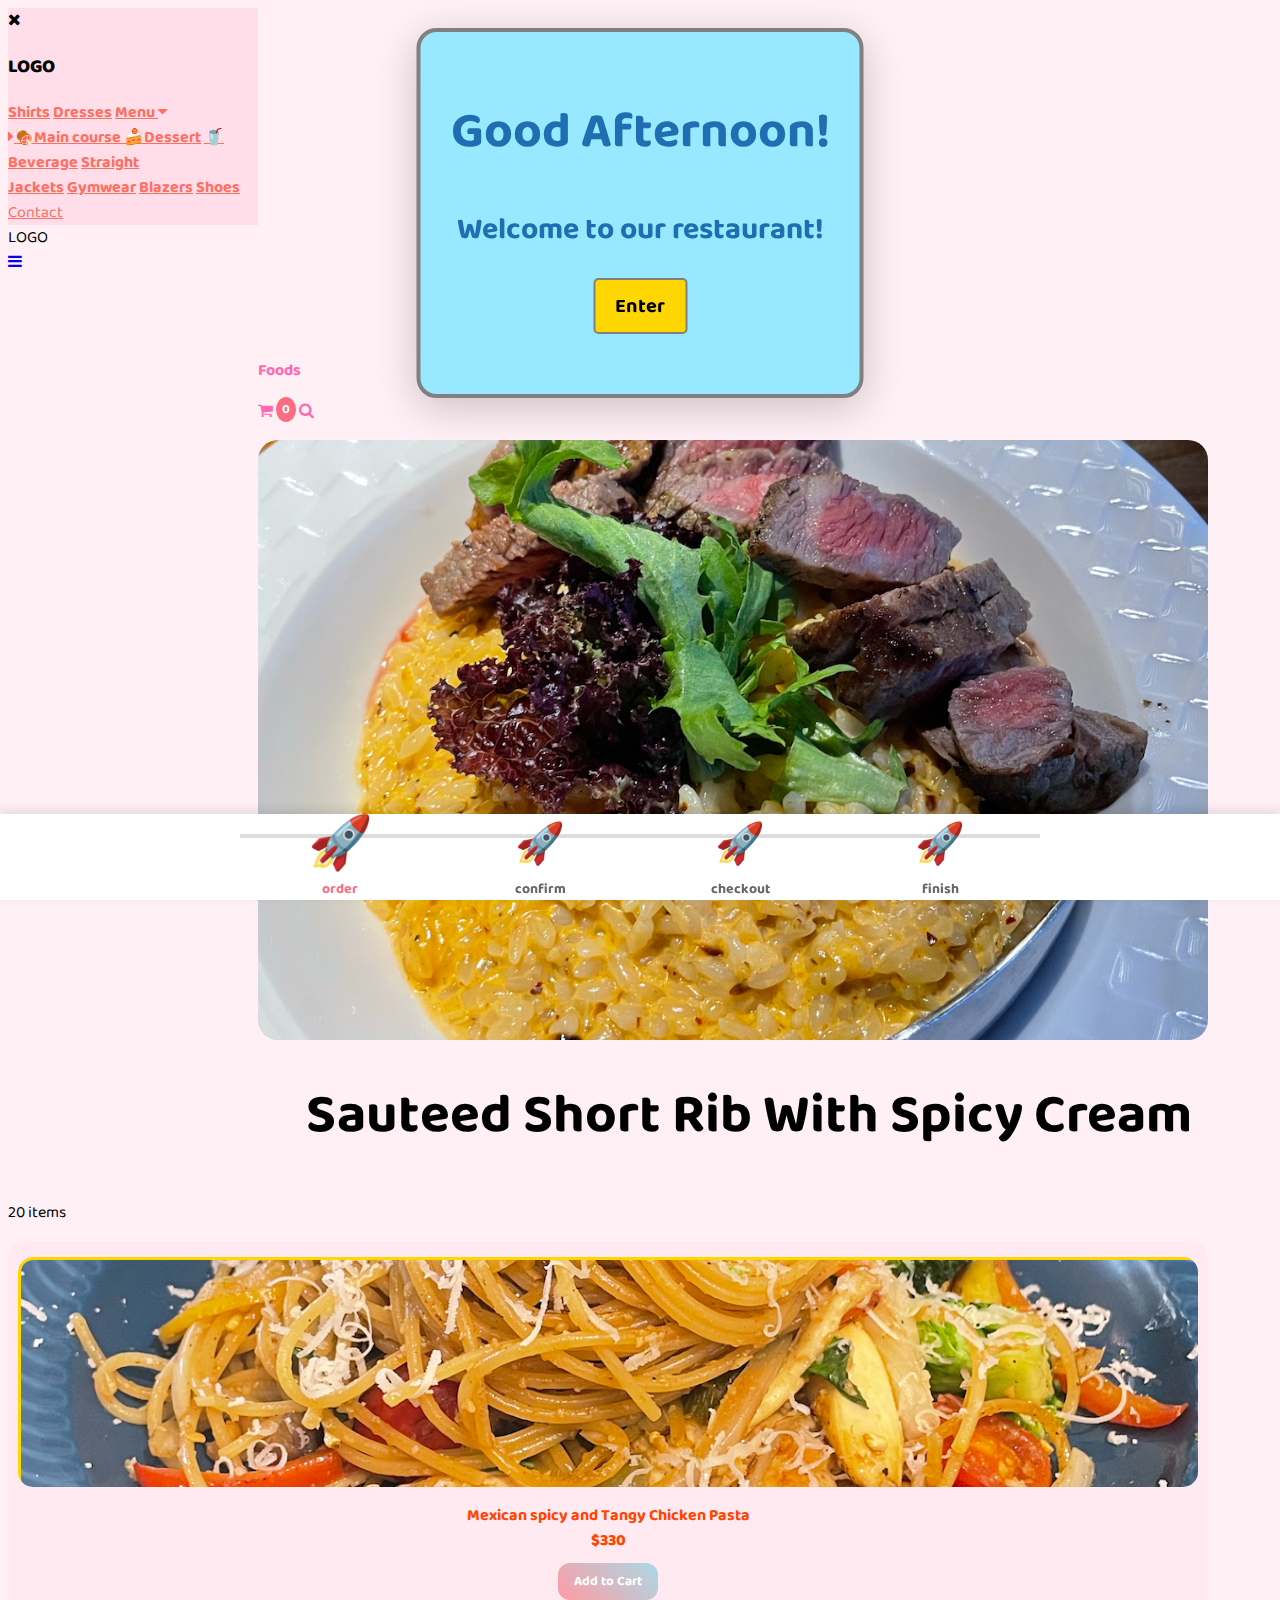
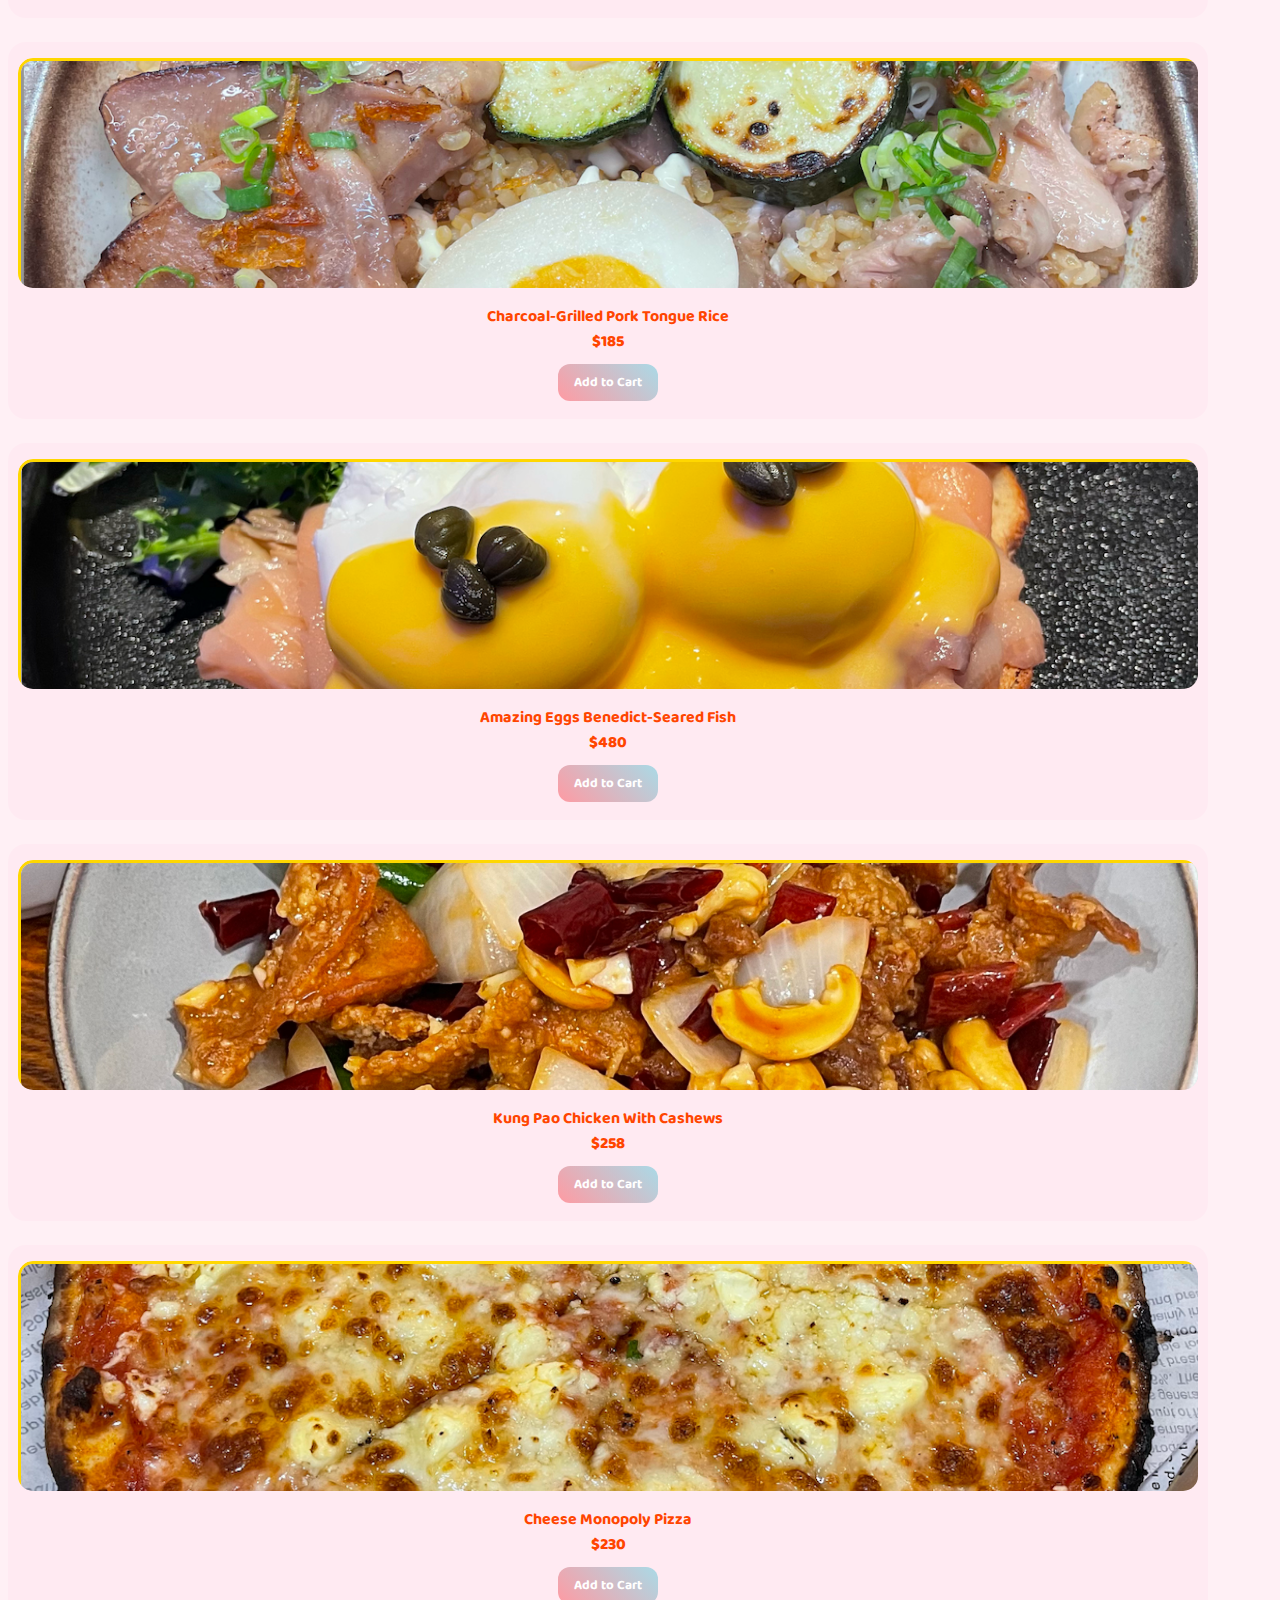
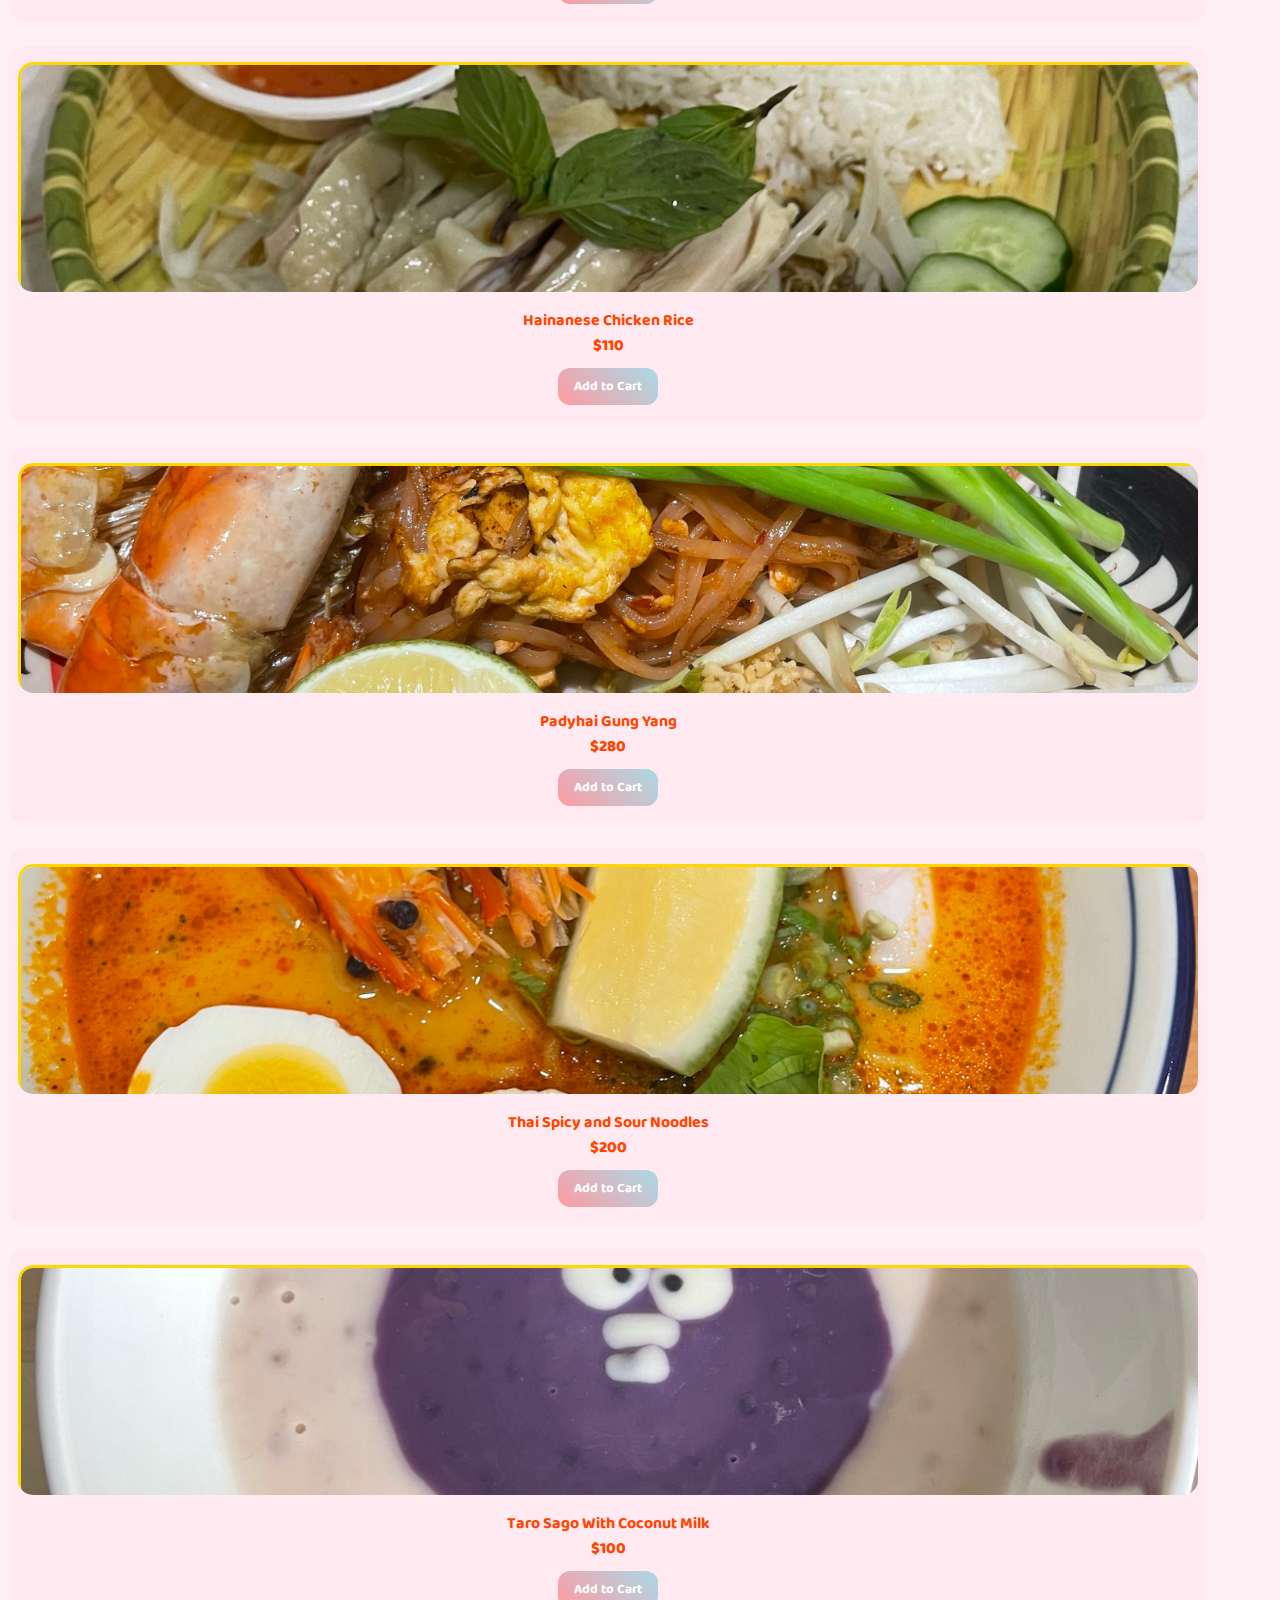
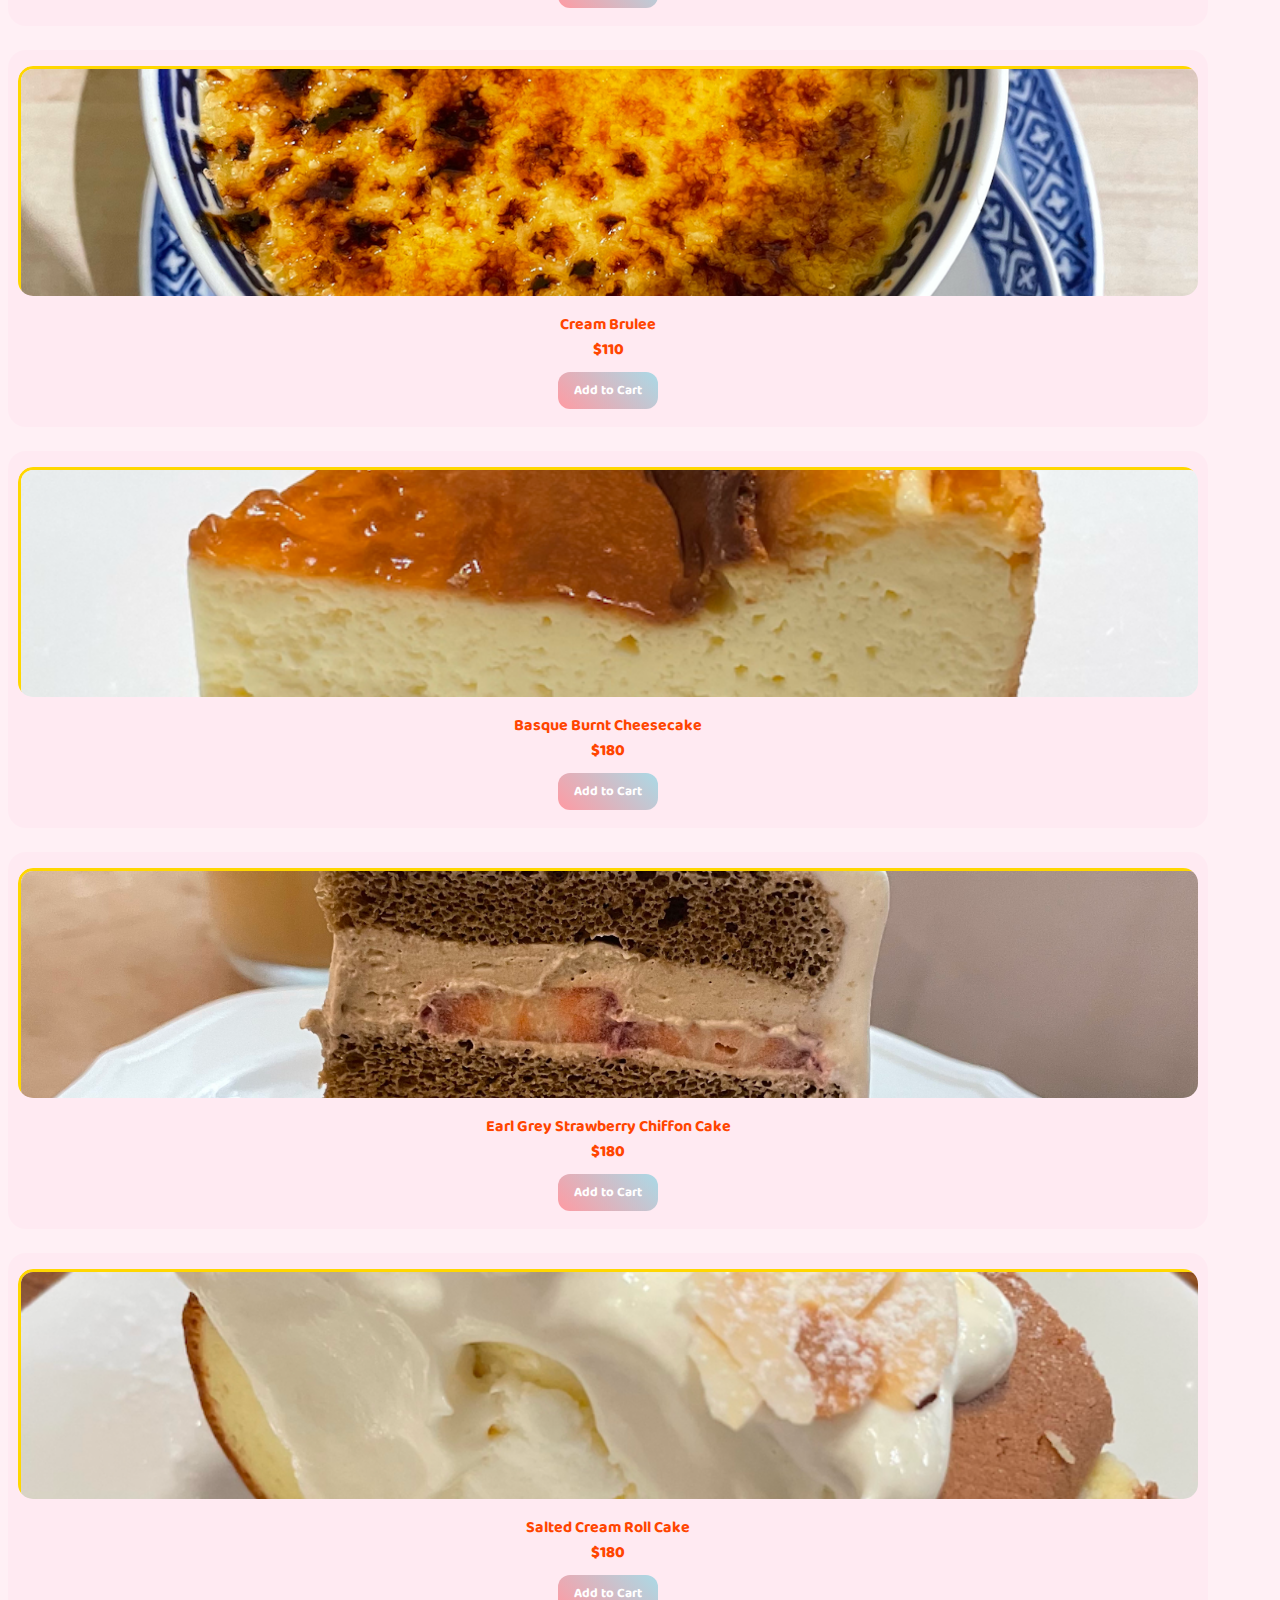
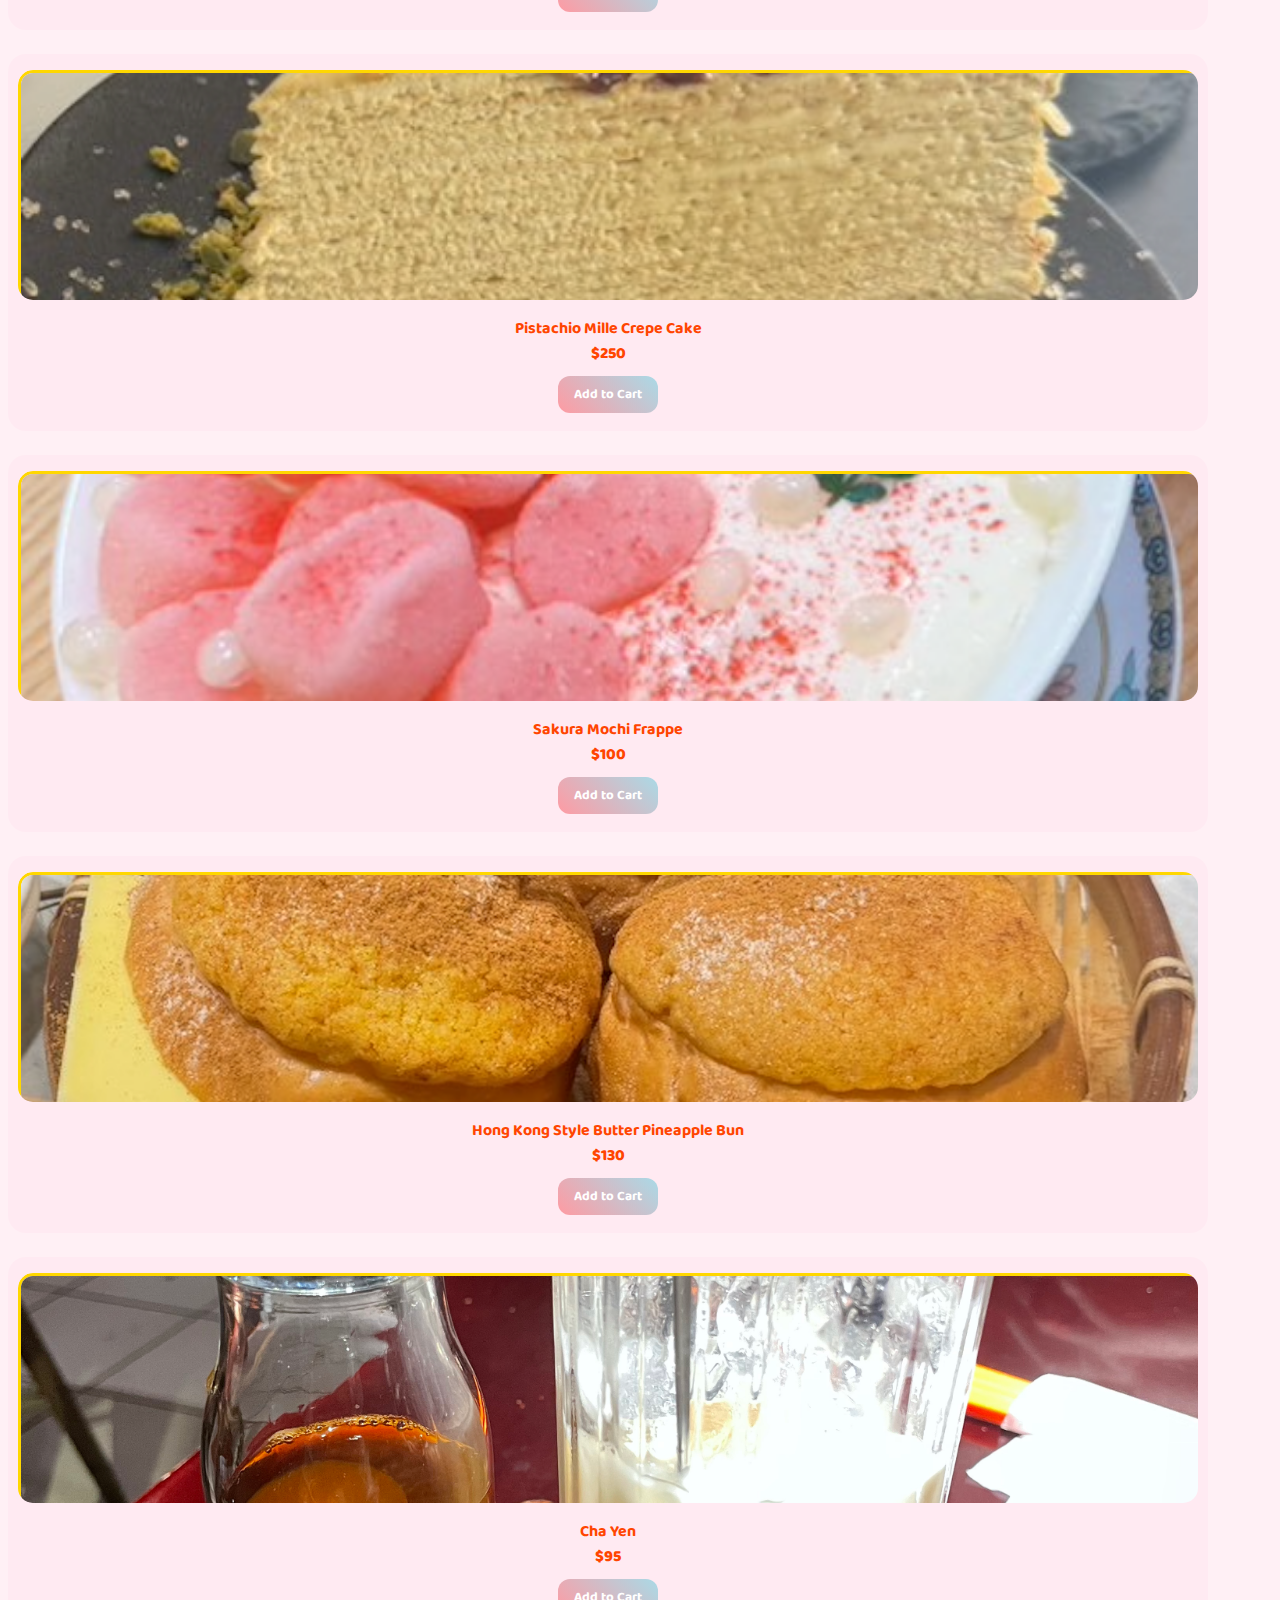
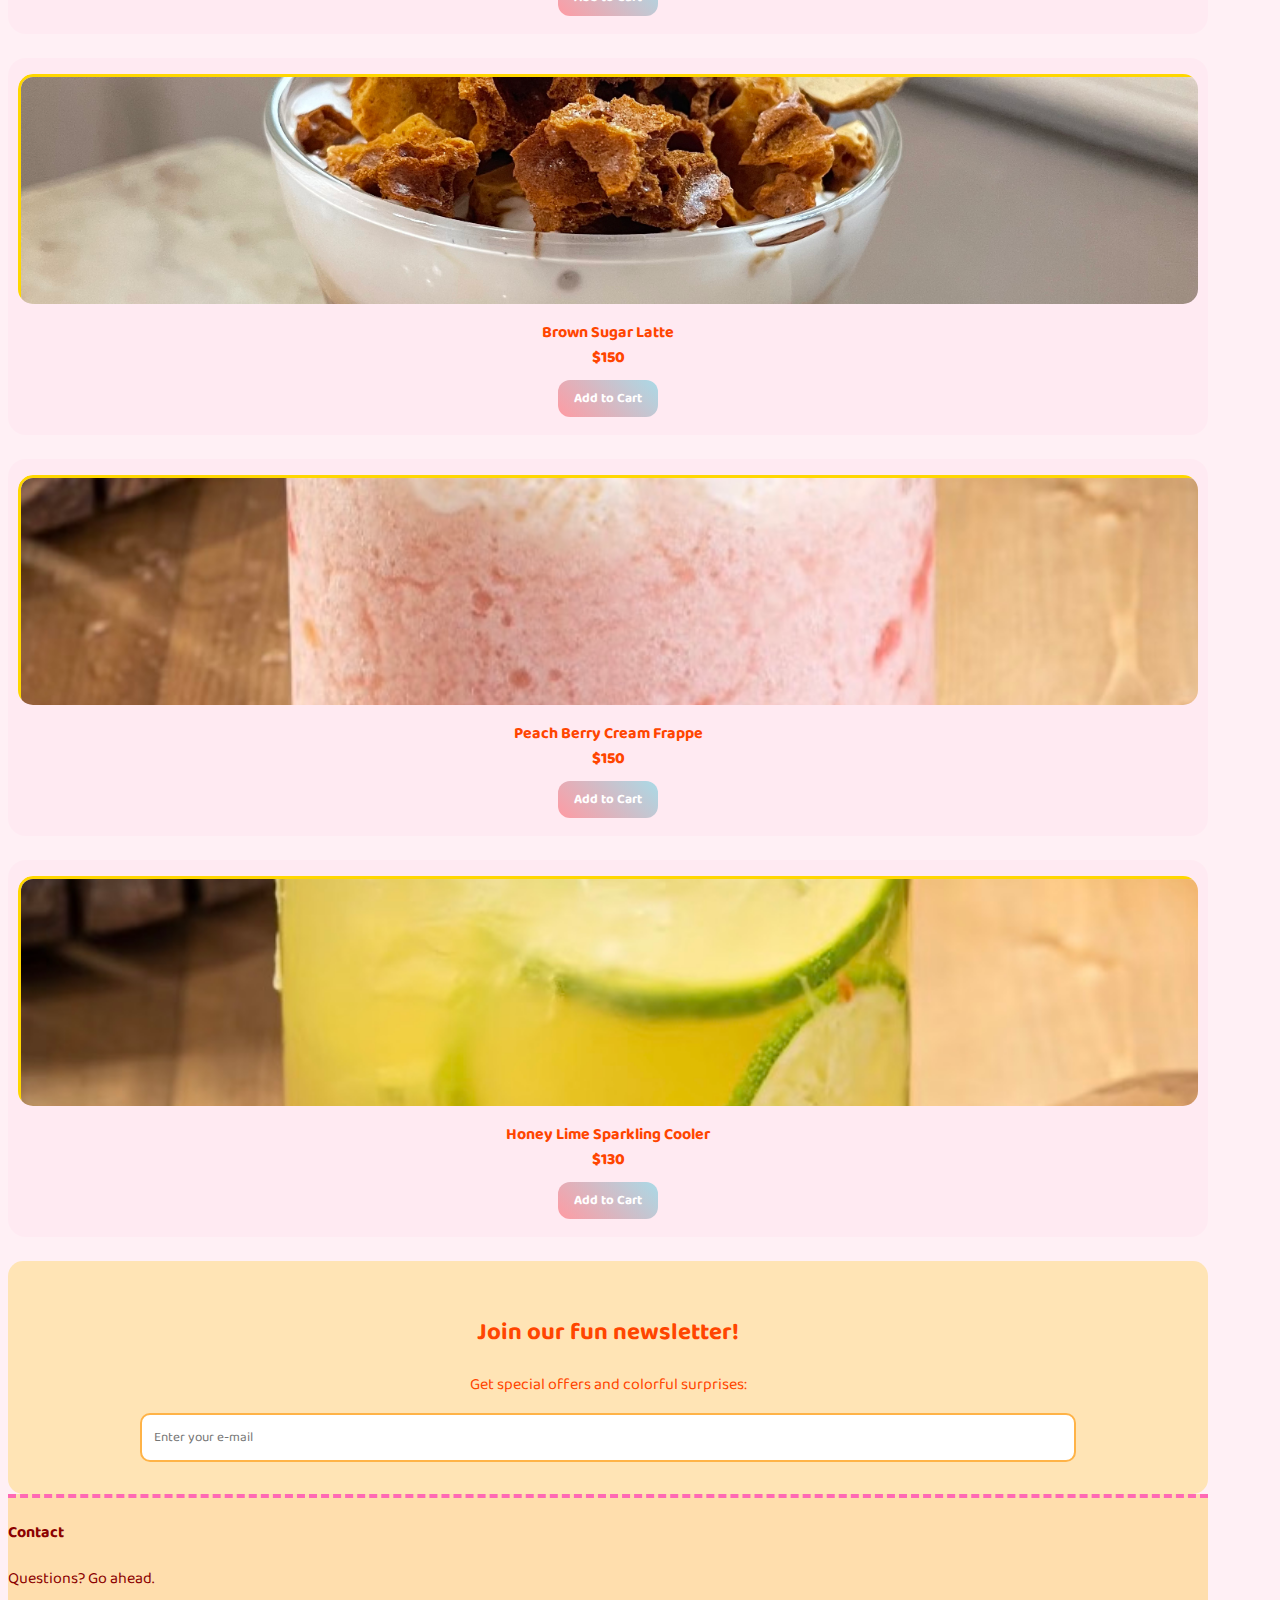
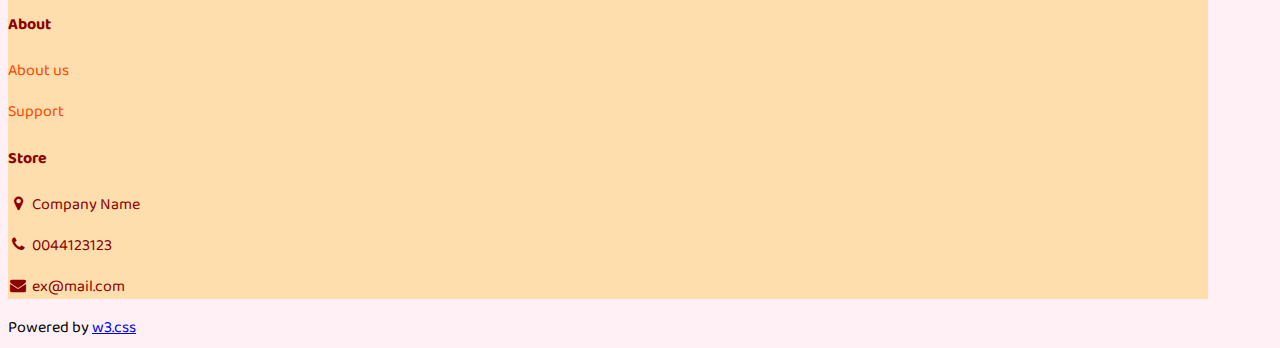
<file: README .html>
<!DOCTYPE html>
<html>
<head>
  <title>Kids Food Website</title>
  <meta charset="UTF-8">
  <meta name="viewport" content="width=device-width, initial-scale=1">
  <link rel="stylesheet" href="https://www.w3schools.com/w3css/5/w3.css">
  <link rel="stylesheet" href="https://fonts.googleapis.com/css2?family=Baloo+2:wght@400;700&display=swap">
  <link rel="stylesheet" href="https://cdnjs.cloudflare.com/ajax/libs/font-awesome/4.7.0/css/font-awesome.min.css">
</head>
<body class="w3-content" style="max-width:1200px">

<!-- Greeting -->
<div id="greeting">
  <div id="greeting-content">
    <h1 id="greeting1">Good Morning!</h1>
    <h2 id="welcome">Welcome to our restaurant!</h2>
    <button id="enter">Enter</button>
  </div>
</div>

<!-- Sidebar -->
<nav class="w3-sidebar w3-bar-block w3-white w3-collapse w3-top"
     style="z-index:3;width:250px" id="mySidebar">
  <div class="w3-container w3-display-container w3-padding-16">
    <i onclick="w3_close()" class="fa fa-remove w3-hide-large w3-button w3-display-topright"></i>
    <h3 class="w3-wide"><b>LOGO</b></h3>
  </div>
  <div class="w3-padding-64 w3-large w3-text-grey" style="font-weight:bold">
    <a href="#" class="w3-bar-item w3-button">Shirts</a>
    <a href="#" class="w3-bar-item w3-button">Dresses</a>
    <a onclick="myAccFunc()" href="javascript:void(0)"
       class="w3-button w3-block w3-white w3-left-align" id="myBtn">
      Menu <i class="fa fa-caret-down"></i>
    </a>
    <div id="demoAcc" class="w3-bar-block w3-hide w3-padding-large w3-medium">
      <a href="#maincourse" class="w3-bar-item w3-button w3-light-grey">
        <i class="fa fa-caret-right w3-margin-right"></i>🍖Main course
      </a>
      <a href="#dessert" class="w3-bar-item w3-button">🍰Dessert</a>
      <a href="#beverage" class="w3-bar-item w3-button">🥤Beverage</a>
      <a href="#" class="w3-bar-item w3-button">Straight</a>
    </div>
    <a href="#" class="w3-bar-item w3-button">Jackets</a>
    <a href="#" class="w3-bar-item w3-button">Gymwear</a>
    <a href="#" class="w3-bar-item w3-button">Blazers</a>
    <a href="#" class="w3-bar-item w3-button">Shoes</a>
  </div>
  <a href="#footer" class="w3-bar-item w3-button w3-padding">Contact</a>
</nav>

<!-- Top bar (mobile) -->
<header class="w3-bar w3-top w3-hide-large w3-black w3-xlarge">
  <div class="w3-bar-item w3-padding-24 w3-wide">LOGO</div>
  <a href="javascript:void(0)"
     class="w3-bar-item w3-button w3-padding-24 w3-right"
     onclick="w3_open()"><i class="fa fa-bars"></i></a>
</header>

<div class="w3-overlay w3-hide-large" onclick="w3_close()" style="cursor:pointer"
     title="close side menu" id="myOverlay"></div>

<!-- Main content -->
<div class="w3-main" style="margin-left:250px">
  <div class="w3-hide-large" style="margin-top:83px"></div>

  <header class="w3-container w3-xlarge">
    <p class="w3-left">Foods</p>
    <p class="w3-right">
      <i class="fa fa-shopping-cart w3-margin-right" id="cartIcon"></i>
      <span id="cartCountBadge">0</span>
      <i class="fa fa-search"></i>
    </p>
  </header>

  <div class="w3-display-container w3-container">
    <img src="./3.jpg" alt="Foods"
         style="width:100%;height:600px;object-fit:cover;border-radius:20px;">
    <div class="w3-display-topleft w3-text-white"
     style="padding:24px 48px;">
  <h2 class="w3-hide-small hero-title"
      style="white-space:nowrap;font-size:clamp(24px,6vw,55px);margin:0;">
    Sauteed Short Rib With Spicy Cream
  </h2>
</div>
    </div>
  </div>

  <div class="w3-container w3-text-grey">
    <p>20 items</p>
  </div>

  <!-- Main course -->
  <section class="w3-row-padding" id="maincourse">
    <!-- 1 -->
    <div class="w3-col l3 s6">
      <div class="w3-container">
        <div class="menu-card">
          <div class="menu-card-inner">
            <div class="card-front">
              <img src="./1.jpg" alt="">
              <div class="hover-card"><span>Click Me!</span></div>
            </div>
            <div class="card-back"><p>This pasta is a little spicy and very yummy! The chicken dances with tasty sauce. 🌶️💃</p></div>
          </div>
        </div>
        <p>Mexican spicy and Tangy Chicken Pasta<br><b>$330</b></p>
        <button class="add-btn" data-name="Mexican spicy and Tangy Chicken Pasta" data-price="330" data-img="./1.jpg">Add to Cart</button>
      </div>
    </div>
    <!-- 2 -->
    <div class="w3-col l3 s6">
      <div class="w3-container">
        <div class="menu-card">
          <div class="menu-card-inner">
            <div class="card-front">
              <img src="./5.jpg" alt="">
              <div class="hover-card"><span>Click Me!</span></div>
            </div>
            <div class="card-back"><p>Smoky rice with soft pork — it smells so good! 🔥🍚</p></div>
          </div>
        </div>
        <p>Charcoal-Grilled Pork Tongue Rice<br><b>$185</b></p>
        <button class="add-btn" data-name="Charcoal-Grilled Pork Tongue Rice" data-price="185" data-img="./5.jpg">Add to Cart</button>
      </div>
    </div>
    <!-- 3 -->
    <div class="w3-col l3 s6">
      <div class="w3-container">
        <div class="menu-card">
          <div class="menu-card-inner">
            <div class="card-front">
              <img src="./8.jpg" alt="">
              <div class="hover-card"><span>Click Me!</span></div>
            </div>
            <div class="card-back"><p>Eggs and fish on toast! So soft and creamy. 🍳🐠</p></div>
          </div>
        </div>
        <p>Amazing Eggs Benedict-Seared Fish<br><b>$480</b></p>
        <button class="add-btn" data-name="Amazing Eggs Benedict-Seared Fish" data-price="480" data-img="./8.jpg">Add to Cart</button>
      </div>
    </div>
    <!-- 4 -->
    <div class="w3-col l3 s6">
      <div class="w3-container">
        <div class="menu-card">
          <div class="menu-card-inner">
            <div class="card-front">
              <img src="./9.jpg" alt="">
              <div class="hover-card"><span>Click Me!</span></div>
            </div>
            <div class="card-back"><p>Crunchy nuts and sweet chicken — a happy bite every time! 🥢</p></div>
          </div>
        </div>
        <p>Kung Pao Chicken With Cashews<br><b>$258</b></p>
        <button class="add-btn" data-name="Kung Pao Chicken With Cashews" data-price="258" data-img="./9.jpg">Add to Cart</button>
      </div>
    </div>
    <!-- 5 -->
    <div class="w3-col l3 s6">
      <div class="w3-container">
        <div class="menu-card">
          <div class="menu-card-inner">
            <div class="card-front">
              <img src="./7.jpg" alt="">
              <div class="hover-card"><span>Click Me!</span></div>
            </div>
            <div class="card-back"><p>So much cheese! It’s melty, stretchy, and super fun! 🧀😋</p></div>
          </div>
        </div>
        <p>Cheese Monopoly Pizza<br><b>$230</b></p>
        <button class="add-btn" data-name="Cheese Monopoly Pizza" data-price="230" data-img="./7.jpg">Add to Cart</button>
      </div>
    </div>
    <!-- 6 -->
    <div class="w3-col l3 s6">
      <div class="w3-container">
        <div class="menu-card">
          <div class="menu-card-inner">
            <div class="card-front">
              <img src="./6.jpg" alt="">
              <div class="hover-card"><span>Click Me!</span></div>
            </div>
            <div class="card-back"><p>Soft chicken and yummy rice — warm and cozy! 🍚💛</p></div>
          </div>
        </div>
        <p>Hainanese Chicken Rice<br><b>$110</b></p>
        <button class="add-btn" data-name="Hainanese Chicken Rice" data-price="110" data-img="./6.jpg">Add to Cart</button>
      </div>
    </div>
    <!-- 7 -->
    <div class="w3-col l3 s6">
      <div class="w3-container">
        <div class="menu-card">
          <div class="menu-card-inner">
            <div class="card-front">
              <img src="./4.jpg" alt="">
              <div class="hover-card"><span>Click Me!</span></div>
            </div>
            <div class="card-back"><p>Noodles, shrimp, and peanuts — what a tasty mix! 🍤🍜</p></div>
          </div>
        </div>
        <p>Padyhai Gung Yang<br><b>$280</b></p>
        <button class="add-btn" data-name="Padyhai Gung Yang" data-price="280" data-img="./4.jpg">Add to Cart</button>
      </div>
    </div>
    <!-- 8 -->
    <div class="w3-col l3 s6">
      <div class="w3-container">
        <div class="menu-card">
          <div class="menu-card-inner">
            <div class="card-front">
              <img src="./2.jpg" alt="">
              <div class="hover-card"><span>Click Me!</span></div>
            </div>
            <div class="card-back"><p>A little sour, a little spicy — and full of fun! 🍋🔥</p></div>
          </div>
        </div>
        <p>Thai Spicy and Sour Noodles<br><b>$200</b></p>
        <button class="add-btn" data-name="Thai Spicy and Sour Noodles" data-price="200" data-img="./2.jpg">Add to Cart</button>
      </div>
    </div>
  </section>

  <!-- Dessert -->
  <section class="w3-row-padding" id="dessert">
    <!-- 9 -->
    <div class="w3-col l3 s6">
      <div class="w3-container">
        <div class="menu-card">
          <div class="menu-card-inner">
            <div class="card-front">
              <img src="./10.jpg" alt="">
              <div class="hover-card"><span>Click Me!</span></div>
            </div>
            <div class="card-back"><p>Sweet purple taro in creamy milk — soft and happy! 💜🥛</p></div>
          </div>
        </div>
        <p>Taro Sago With Coconut Milk<br><b>$100</b></p>
        <button class="add-btn" data-name="Taro Sago With Coconut Milk" data-price="100" data-img="./10.jpg">Add to Cart</button>
      </div>
    </div>
    <!-- 10 -->
    <div class="w3-col l3 s6">
      <div class="w3-container">
        <div class="menu-card">
          <div class="menu-card-inner">
            <div class="card-front">
              <img src="./11.jpg" alt="">
              <div class="hover-card"><span>Click Me!</span></div>
            </div>
            <div class="card-back"><p>Crunch on top, soft inside — like magic sugar! ✨</p></div>
          </div>
        </div>
        <p>Cream Brulee<br><b>$110</b></p>
        <button class="add-btn" data-name="Cream Brulee" data-price="110" data-img="./11.jpg">Add to Cart</button>
      </div>
    </div>
    <!-- 11 -->
    <div class="w3-col l3 s6">
      <div class="w3-container">
        <div class="menu-card">
          <div class="menu-card-inner">
            <div class="card-front">
              <img src="./12.jpg" alt="">
              <div class="hover-card"><span>Click Me!</span></div>
            </div>
            <div class="card-back"><p>A little burnt, a lot yummy! 🧀🔥</p></div>
          </div>
        </div>
        <p>Basque Burnt Cheesecake<br><b>$180</b></p>
        <button class="add-btn" data-name="Basque Burnt Cheesecake" data-price="180" data-img="./12.jpg">Add to Cart</button>
      </div>
    </div>
    <!-- 12 -->
    <div class="w3-col l3 s6">
      <div class="w3-container">
        <div class="menu-card">
          <div class="menu-card-inner">
            <div class="card-front">
              <img src="./15.jpg" alt="">
              <div class="hover-card"><span>Click Me!</span></div>
            </div>
            <div class="card-back"><p>Fluffy cake with tea and strawberries — so pretty! ☁️</p></div>
          </div>
        </div>
        <p>Earl Grey Strawberry Chiffon Cake<br><b>$180</b></p>
        <button class="add-btn" data-name="Earl Grey Strawberry Chiffon Cake" data-price="180" data-img="./15.jpg">Add to Cart</button>
      </div>
    </div>
    <!-- 13 -->
    <div class="w3-col l3 s6">
      <div class="w3-container">
        <div class="menu-card">
          <div class="menu-card-inner">
            <div class="card-front">
              <img src="./17.jpg" alt="">
              <div class="hover-card"><span>Click Me!</span></div>
            </div>
            <div class="card-back"><p>Soft cake roll with sweet cream — yum yum! 🍰💛</p></div>
          </div>
        </div>
        <p>Salted Cream Roll Cake<br><b>$180</b></p>
        <button class="add-btn" data-name="Salted Cream Roll Cake" data-price="180" data-img="./17.jpg">Add to Cart</button>
      </div>
    </div>
    <!-- 14 -->
    <div class="w3-col l3 s6">
      <div class="w3-container">
        <div class="menu-card">
          <div class="menu-card-inner">
            <div class="card-front">
              <img src="./20.jpg" alt="">
              <div class="hover-card"><span>Click Me!</span></div>
            </div>
            <div class="card-back"><p>Many thin cakes stacked tall — like a yummy tower! 🎂💚</p></div>
          </div>
        </div>
        <p>Pistachio Mille Crepe Cake<br><b>$250</b></p>
        <button class="add-btn" data-name="Pistachio Mille Crepe Cake" data-price="250" data-img="./20.jpg">Add to Cart</button>
      </div>
    </div>
    <!-- 15 -->
    <div class="w3-col l3 s6">
      <div class="w3-container">
        <div class="menu-card">
          <div class="menu-card-inner">
            <div class="card-front">
              <img src="./19.jpg" alt="">
              <div class="hover-card"><span>Click Me!</span></div>
            </div>
            <div class="card-back"><p>Pink drink with mochi bits — tastes like spring! 🌸🥤</p></div>
          </div>
        </div>
        <p>Sakura Mochi Frappe<br><b>$100</b></p>
        <button class="add-btn" data-name="Sakura Mochi Frappe" data-price="100" data-img="./19.jpg">Add to Cart</button>
      </div>
    </div>
    <!-- 16 -->
    <div class="w3-col l3 s6">
      <div class="w3-container">
        <div class="menu-card">
          <div class="menu-card-inner">
            <div class="card-front">
              <img src="./21.jpg" alt="">
              <div class="hover-card"><span>Click Me!</span></div>
            </div>
            <div class="card-back"><p>Crunchy top, buttery heart — no pineapple, just happy! 🧈😄</p></div>
          </div>
        </div>
        <p>Hong Kong Style Butter Pineapple Bun<br><b>$130</b></p>
        <button class="add-btn" data-name="Hong Kong Style Butter Pineapple Bun" data-price="130" data-img="./21.jpg">Add to Cart</button>
      </div>
    </div>
  </section>

  <!-- Beverage -->
  <section class="w3-row-padding" id="beverage">
    <!-- 17 -->
    <div class="w3-col l3 s6">
      <div class="w3-container">
        <div class="menu-card">
          <div class="menu-card-inner">
            <div class="card-front">
              <img src="./14.jpg" alt="">
              <div class="hover-card"><span>Click Me!</span></div>
            </div>
            <div class="card-back"><p>Sweet orange milk tea — sip, smile, and happy! 🧡</p></div>
          </div>
        </div>
        <p>Cha Yen<br><b>$95</b></p>
        <button class="add-btn" data-name="Cha Yen" data-price="95" data-img="./14.jpg">Add to Cart</button>
      </div>
    </div>
    <!-- 18 -->
    <div class="w3-col l3 s6">
      <div class="w3-container">
        <div class="menu-card">
          <div class="menu-card-inner">
            <div class="card-front">
              <img src="./16.jpg" alt="">
              <div class="hover-card"><span>Click Me!</span></div>
            </div>
            <div class="card-back"><p>Warm milk and brown sugar — cozy and sweet! 🍯</p></div>
          </div>
        </div>
        <p>Brown Sugar Latte<br><b>$150</b></p>
        <button class="add-btn" data-has-options="true" data-name="Brown Sugar Latte" data-price="150" data-img="./16.jpg">Add to Cart</button>
      </div>
    </div>
    <!-- 19 -->
    <div class="w3-col l3 s6">
      <div class="w3-container">
        <div class="menu-card">
          <div class="menu-card-inner">
            <div class="card-front">
              <img src="./13.jpg" alt="">
              <div class="hover-card"><span>Click Me!</span></div>
            </div>
            <div class="card-back"><p>Peach and berry smoothie — like a rainbow drink! 🌈🍓</p></div>
          </div>
        </div>
        <p>Peach Berry Cream Frappe<br><b>$150</b></p>
        <button class="add-btn" data-name="Peach Berry Cream Frappe" data-price="150" data-img="./13.jpg">Add to Cart</button>
      </div>
    </div>
    <!-- 20 -->
    <div class="w3-col l3 s6">
      <div class="w3-container">
        <div class="menu-card">
          <div class="menu-card-inner">
            <div class="card-front">
              <img src="./18.jpg" alt="">
              <div class="hover-card"><span>Click Me!</span></div>
            </div>
            <div class="card-back"><p>Bubbly and tangy — tickly and fun! ✨🍯🍋</p></div>
          </div>
        </div>
        <p>Honey Lime Sparkling Cooler<br><b>$130</b></p>
        <button class="add-btn" data-has-options="true" data-name="Honey Lime Sparkling Cooler" data-price="130" data-img="./18.jpg">Add to Cart</button>
      </div>
    </div>
  </section>

  <!-- Subscribe -->
  <div class="subscribe-section">
    <h2>Join our fun newsletter!</h2>
    <p>Get special offers and colorful surprises:</p>
    <input type="text" placeholder="Enter your e-mail">
  </div>
  <!-- Back to Top Button -->
<button id="backToTop" title="Go to top">
  <i class="fa fa-arrow-up"></i>
</button>

  <!-- Footer -->
  <footer class="w3-padding-64 w3-small w3-center" id="footer">
    <div class="w3-row-padding">
      <div class="w3-col s4">
        <h4>Contact</h4>
        <p>Questions? Go ahead.</p>
      </div>
      <div class="w3-col s4">
        <h4>About</h4>
        <p><a href="#">About us</a></p>
        <p><a href="#">Support</a></p>
      </div>
      <div class="w3-col s4 w3-justify">
        <h4>Store</h4>
        <p><i class="fa fa-fw fa-map-marker"></i> Company Name</p>
        <p><i class="fa fa-fw fa-phone"></i> 0044123123</p>
        <p><i class="fa fa-fw fa-envelope"></i> ex@mail.com</p>
      </div>
    </div>
  </footer>

  <div class="w3-black w3-center w3-padding-24">
    Powered by <a href="https://www.w3schools.com/w3css/default.asp" class="w3-hover-opacity">w3.css</a>
  </div>
</div>

<!-- Progress Bar -->
<div class="progress-container">
  <div class="progress-bar">
    <div class="progress-line">
      <div class="progress-line-fill" id="progressFill"></div>
    </div>
    <div class="progress-step">
      <div class="rocket-icon active" id="step1">🚀</div>
      <div class="step-label active">order</div>
    </div>
    <div class="progress-step">
      <div class="rocket-icon" id="step2">🚀</div>
      <div class="step-label">confirm</div>
    </div>
    <div class="progress-step">
      <div class="rocket-icon" id="step3">🚀</div>
      <div class="step-label">checkout</div>
    </div>
    <div class="progress-step">
      <div class="rocket-icon" id="step4">🚀</div>
      <div class="step-label">finish</div>
    </div>
  </div>
</div>

<!-- Note Modal -->
<div id="noteModal">
  <div class="option-group">
    <label>Ice Level:</label><br>
    <input type="radio" name="ice1" value="Normal" checked> Regular
    <input type="radio" name="ice1" value="Less"> Less
    <input type="radio" name="ice1" value="No Ice"> No Ice
  </div>
  <div class="option-group">
    <label>Sugar Level:</label><br>
    <input type="radio" name="sugar1" value="Normal" checked> Regular
    <input type="radio" name="sugar1" value="Half"> Half
    <input type="radio" name="sugar1" value="Less"> Less
    <input type="radio" name="sugar1" value="No Sugar"> No Sugar
  </div>
  <textarea id="noteText" placeholder="Enter note..."></textarea><br><br>
  <button class="add-btn" id="confirmAdd">Add</button>
  <button class="cancel-btn" id="cancelAdd">Cancel</button>
</div>

<!-- Cart Modal -->
<div id="cartModal">
  <h3>Your Cart</h3>
  <div id="cartList"></div>
  <button class="cancel-btn" id="closeCart">Close</button>
  <button class="confirm-btn" id="confirmCart">Confirm</button>
</div>

<!-- Checkout Modal -->
<div id="checkoutModal">
  <h3>Checkout</h3>
  <p>Please confirm your order and payment method.</p>
  <button class="cancel-btn" id="backToCart">Back</button>
  <button class="confirm-btn" id="payBtn">Pay</button>
</div>

<script>
// Sidebar & menu
function myAccFunc() {
  var x = document.getElementById("demoAcc");
  if (x.className.indexOf("w3-show") == -1) {
    x.className += " w3-show";
  } else {
    x.className = x.className.replace(" w3-show", "");
  }
}
function w3_open() {
  document.getElementById("mySidebar").style.display = "block";
  document.getElementById("myOverlay").style.display = "block";
}
function w3_close() {
  document.getElementById("mySidebar").style.display = "none";
  document.getElementById("myOverlay").style.display = "none";
}
document.getElementById("myBtn").click();

// Greeting
function enterGreeting() {
  var greet1 = document.getElementById("greeting1");
  var greet2 = document.getElementById("welcome");
  var now = new Date().getHours();

  if (now >= 5 && now < 12) {
    greet1.textContent = "Good Morning!";
    greet2.textContent = "Welcome to our restaurant!";
  } else if (now >= 12 && now < 17) {
    greet1.textContent = "Good Afternoon!";
    greet2.textContent = "Welcome to our restaurant!";
  } else if (now >= 17 && now < 22) {
    greet1.textContent = "Good Evening!";
    greet2.textContent = "Welcome to our restaurant!";
  } else {
    greet1.textContent = "Time to sleep!";
    greet2.textContent = "See you tomorrow!";
  }
}

function enter(){
  document.getElementById("greeting").style.display="none";
}

// Progress bar
let currentStep = 1;
function updateProgressBar(step) {
  currentStep = step;
  const steps = [
    { icon: document.getElementById("step1"), label: document.querySelector(".progress-step:nth-child(2) .step-label") },
    { icon: document.getElementById("step2"), label: document.querySelector(".progress-step:nth-child(3) .step-label") },
    { icon: document.getElementById("step3"), label: document.querySelector(".progress-step:nth-child(4) .step-label") },
    { icon: document.getElementById("step4"), label: document.querySelector(".progress-step:nth-child(5) .step-label") },
  ];
  const progressFill = document.getElementById("progressFill");
  progressFill.style.width = ((step - 1) / 3 * 100) + "%";

  steps.forEach((s, i) => {
    s.icon.classList.remove("active", "completed");
    s.label.classList.remove("active", "completed");
    if (i + 1 < step) {
      s.icon.classList.add("completed");
      s.label.classList.add("completed");
    } else if (i + 1 === step) {
      s.icon.classList.add("active");
      s.label.classList.add("active");
    }
  });
}

// Cart & checkout
let cart = [];
let selectedItem = null;

const addButtons = document.querySelectorAll(".w3-row-padding .add-btn");
const noteModal = document.getElementById("noteModal");
const cartModal = document.getElementById("cartModal");
const checkoutModal = document.getElementById("checkoutModal");
const cartList = document.getElementById("cartList");
const cartCountBadge = document.getElementById("cartCountBadge");

const confirmAddBtn = document.getElementById("confirmAdd");
const cancelAddBtn = document.getElementById("cancelAdd");
const cartIcon = document.getElementById("cartIcon");
const closeCartBtn = document.getElementById("closeCart");
const confirmCartBtn = document.getElementById("confirmCart");
const backToCartBtn = document.getElementById("backToCart");
const payBtn = document.getElementById("payBtn");

// Add to cart: open note modal
addButtons.forEach(btn => {
  btn.addEventListener("click", () => {
    selectedItem = {
      name: btn.dataset.name,
      price: btn.dataset.price,
      img: btn.dataset.img,
      hasOptions: btn.dataset.hasOptions === "true"
    };
    const iceGroup = noteModal.querySelector('.option-group:nth-child(1)');
    const sugarGroup = noteModal.querySelector('.option-group:nth-child(2)');
    if (selectedItem.hasOptions) {
      iceGroup.style.display = "block";
      sugarGroup.style.display = "block";
    } else {
      iceGroup.style.display = "none";
      sugarGroup.style.display = "none";
    }
    noteModal.style.display = "block";
  });
});

// Confirm add item
confirmAddBtn.addEventListener("click", () => {
  const note = document.getElementById("noteText").value;
  let ice = "", sugar = "";
  if (selectedItem && selectedItem.hasOptions) {
    ice = noteModal.querySelector('input[name="ice1"]:checked').value;
    sugar = noteModal.querySelector('input[name="sugar1"]:checked').value;
  }
  if (selectedItem) {
    cart.push({ ...selectedItem, note, ice, sugar });
    cartCountBadge.textContent = cart.length;
  }
  document.getElementById("noteText").value = "";
  noteModal.style.display = "none";
  updateProgressBar(1);
});

// Cancel add
cancelAddBtn.addEventListener("click", () => {
  document.getElementById("noteText").value = "";
  noteModal.style.display = "none";
});

// Render cart
function renderCart() {
  cartList.innerHTML = "";
  cart.forEach((item, index) => {
    const div = document.createElement("div");
    div.classList.add("cart-item");
    div.innerHTML = `
      <img src="${item.img}">
      <div class="cart-item-info">
        <b>${item.name}</b><br>
        $${item.price}<br>
        Ice: ${item.ice || '-'}<br>
        Sugar: ${item.sugar || '-'}<br>
        Note: ${item.note || ''}
      </div>
      <button class="remove-btn" data-index="${index}">delete</button>
    `;
    cartList.appendChild(div);
  });
}

// Open cart
cartIcon.addEventListener("click", () => {
  renderCart();
  cartModal.style.display = "block";
  updateProgressBar(2);
});

// Delete item in cart
cartList.addEventListener("click", (e) => {
  if (e.target.classList.contains("remove-btn")) {
    const index = parseInt(e.target.dataset.index, 10);
    cart.splice(index, 1);
    cartCountBadge.textContent = cart.length;
    renderCart();
  }
});

// Close cart
closeCartBtn.addEventListener("click", () => {
  cartModal.style.display = "none";
  updateProgressBar(1);
});

// Cart Confirm → go to checkout
confirmCartBtn.addEventListener("click", () => {
  if (cart.length === 0) {
    alert("Your cart is empty!");
    return;
  }
  cartModal.style.display = "none";
  checkoutModal.style.display = "block";
  updateProgressBar(3);
});

// Checkout Back
backToCartBtn.addEventListener("click", () => {
  checkoutModal.style.display = "none";
  cartModal.style.display = "block";
  updateProgressBar(2);
});

// Checkout Pay → finish
payBtn.addEventListener("click", () => {
  updateProgressBar(4);
  setTimeout(() => {
    alert("Your order has been placed. Thank you for dining with us!");
    cart = [];
    renderCart();
    cartCountBadge.textContent = 0;
    checkoutModal.style.display = "none";
    updateProgressBar(1);
  }, 300);
});

// Flip cards
const menuCards = document.querySelectorAll('.menu-card');
menuCards.forEach(card => {
  const cardFront = card.querySelector('.card-front');
  const cardBack = card.querySelector('.card-back');
  if (cardFront) {
    cardFront.addEventListener('click', () => {
      card.classList.toggle('flipped');
    });
  }
  if (cardBack) {
    cardBack.addEventListener('click', () => {
      card.classList.remove('flipped');
    });
  }
});
// Back to top button
const backToTopBtn = document.getElementById("backToTop");

window.addEventListener("scroll", () => {
  if (window.pageYOffset > 300) {
    backToTopBtn.classList.add("show");
  } else {
    backToTopBtn.classList.remove("show");
  }
});

backToTopBtn.addEventListener("click", () => {
  window.scrollTo({
    top: 0,
    behavior: "smooth"
  });
});

// On load
window.onload = function() {
  document.getElementById("enter").onclick = enter;
  enterGreeting();
};
</script>

<style>
body,h1,h2,h3,h4,h5,h6,.w3-wide {
  font-family: 'Baloo 2', cursive;
}
@media (max-width: 600px) {
  .w3-row-padding {
    display: flex !important;
    flex-wrap: wrap !important;
    margin: 0 -4px !important;
  }
  
  .w3-row-padding > .w3-col.s6 {
    width: 50% !important;
    max-width: 50% !important;
    flex: 0 0 50% !important;
    float: none !important;
    padding: 0 4px !important;
    box-sizing: border-box !important;
  }
  
  .w3-row-padding .w3-container {
    padding: 12px 6px 14px !important;
    margin-bottom: 8px !important;
  }
}
.w3-sidebar {
  background-color: #FFDEE9;
}
.w3-sidebar a {
  font-family: 'Baloo 2', cursive;
  color: #FF6F61;
}
.w3-sidebar a:hover {
  color: #FFB347;
}
body {
  background: #FFF0F5;
}
.w3-main header p {
  color: #FF69B4;
  font-weight: bold;
}
.w3-row-padding .w3-container img {
  border-radius: 15px;
  border: 3px solid #FFD700;
  width: 100%;
  height: 230px;
  object-fit: cover;
  display: block;
  margin-bottom: 10px;
}
.w3-row-padding .w3-container {
  text-align: center;
  margin-bottom: 24px;
  background-color: #FFEAF2;
  border-radius: 18px;
  padding: 16px 10px 18px;
}
.w3-row-padding .w3-container p {
  color: #FF4500;
  font-weight: bold;
  font-size: 16px;
  margin-bottom: 10px;
}
.subscribe-section {
  background-color: #FFE4B5;
  border-radius: 15px;
  padding: 32px;
  text-align: center;
  color: #FF4500;
  margin-top: 24px;
}
.subscribe-section input {
  width: 80%;
  padding: 12px;
  border-radius: 10px;
  border: 2px solid #FFB347;
  font-family: 'Baloo 2', cursive;
}
footer {
  background-color: #FFDEAD;
  border-top: 4px dashed #FF69B4;
  color: #8B0000;
}
footer a {
  color: #FF4500;
  text-decoration: none;
}
footer a:hover {
  color: #FF69B4;
}
button {
  border:none;
  border-radius:12px;
  padding:8px 16px;
  font-family:'Baloo 2', cursive;
  font-weight:bold;
  cursor:pointer;
  transition:0.3s;
}
button:hover {
  transform:scale(1.05);
}
button.add-btn {
  background: linear-gradient(45deg, #FF9AA2, #a9dae7);
  color:white;
}
button.cancel-btn,
button.confirm-btn {
  background: linear-gradient(45deg, #FF6B6B, #a8d5f2);
  color:white;
}
#noteModal, #cartModal, #checkoutModal {
  box-sizing:border-box;
}
#noteModal {
  border:3px solid #bbe8f9;
  background:#fdfdfd;
  padding:30px;
  border-radius:20px;
  display:none;
  position:fixed;
  top:50%;
  left:50%;
  transform:translate(-50%, -50%);
  z-index:10;
}
#noteModal textarea {
  border-radius:12px;
  border:2px solid #FFB347;
  padding:10px;
  width:100%;
}
#cartModal {
  border:3px solid #FFB347;
  background:#FFF0F5;
  border-radius:20px;
  padding:15px;
  display:none;
  position:fixed;
  top:50%;
  left:50%;
  transform:translate(-50%, -50%);
  width:90%;
  max-width:500px;
  z-index:10;
}
#checkoutModal {
  border:3px solid #FFB347;
  background:#FFF7FB;
  border-radius:20px;
  padding:20px;
  display:none;
  position:fixed;
  top:50%;
  left:50%;
  transform:translate(-50%, -50%);
  width:80%;
  max-width:400px;
  z-index:11;
  text-align:center;
}
#cartList div.cart-item {
  border:2px dashed #FFB347;
  border-radius:12px;
  padding:8px;
  margin-bottom:8px;
  background:#FFE4B5;
  display:flex;
  align-items:center;
}
#cartList img {
  border-radius:12px;
  border:2px solid #FFB347;
  width:60px;
  height:60px;
  object-fit:cover;
  margin-right:10px;
}
#cartCountBadge {
  background:#FF6B81;
  color:white;
  font-weight:bold;
  font-size:13px;
  padding:2px 6px;
  border-radius:50%;
  vertical-align:top;
}
.remove-btn {
  background:none;
  border:none;
  color:#ff4b5c;
  font-weight:bold;
  cursor:pointer;
}
.remove-btn:hover {
  color:#ff0000;
  transform:scale(1.05);
}
#greeting{
    position:fixed;
    padding:40px 30px;
    text-align: center;
    margin:20px auto;
    left:50%;
    transform:translateX(-50%);
    border-radius: 20px;
    border: 4px solid gray;
    animation-name:popgreeting;
    animation-duration:2s;
    max-width:500px;
    background: rgb(152, 233, 255);
    box-shadow: 0 10px 40px rgba(0, 0, 0, 0.2);
    z-index: 9999;  
}
#greeting1{
    font-size:50px;
    color:rgb(32, 110, 178);
    margin-top:20px;
}
#welcome{
    font-size:30px;
    color:rgb(32, 110, 178);
    margin-top:10px;
}
#enter{
    font-size: 20px;
    padding:10px 20px;
    text-align: center;
    position:relative;
    margin-bottom:20px;
    border-radius: 5px;
    border: 2px solid gray;
    background-color: gold;
}
#cartIcon,
.w3-container .fa-search {
  cursor: pointer;
}
/* 讓每一項購物車項目左右排列：左邊是圖片＋文字，右邊是 delete */
#cartList .cart-item {
  display: flex;
  justify-content: space-between; /* 左右兩側分開 */
  align-items: flex-start;
  border: 2px dashed #FFB347;
  border-radius: 15px;
  background: #FFE4B5;
  padding: 12px 16px;
  margin-bottom: 12px;
}

/* 左側：圖片＋文字區 */
#cartList .cart-item-info {
  flex: 1;
  margin-left: 10px;
  color: #222;
  font-weight: 500;
}

/* 右側 delete 按鈕固定靠右、垂直置中 */
#cartList .remove-btn {
  align-self: center;
  margin-left: auto;
  background: none;
  border: none;
  color: #ff4b5c;
  font-weight: bold;
  font-size: 16px;
  cursor: pointer;
  transition: transform 0.2s, color 0.2s;
}

/* hover 效果 */
#cartList .remove-btn:hover {
  color: #ff0000;
  transform: scale(1.1);
}

/* 調整圖片圓角與外框 */
#cartList img {
  width: 70px;
  height: 70px;
  border-radius: 12px;
  border: 2px solid #FFB347;
  object-fit: cover;
  margin-right: 10px;
}

@keyframes popgreeting{
  from{opacity:0;}
  to{opacity:1;}
}
.menu-card {
  position:relative;
  width:100%;
  height:230px;
  perspective:1000px;
  margin-bottom:10px;
}
.menu-card-inner {
  position:relative;
  width:100%;
  height:230px;
  transform-style:preserve-3d;
  transition:transform 0.6s;
}
.menu-card.flipped .menu-card-inner {
  transform:rotateY(180deg);
}
.card-front, .card-back {
  position:absolute;
  width:100%;
  height:100%;
  backface-visibility:hidden;
  border-radius:15px;
  overflow:hidden;
}
.card-front img {
  border-radius:15px;
  border:3px solid #FFD700;
  width:100%;
  height:230px;
  object-fit:cover;
}
.card-back {
  transform:rotateY(180deg);
  display:flex;
  justify-content:center;
  align-items:center;
  padding:10px;
  box-sizing:border-box;
  border:3px solid #FFD700;
  background:#ffbdde;
}
.hover-card {
  position:absolute;
  top:0;
  left:0;
  width:100%;
  height:100%;
  background:rgba(215, 174, 195, 0.9);
  display:flex;
  justify-content:center;
  align-items:center;
  opacity:0;
  transition:opacity 0.3s;
  border-radius:15px;
}
.card-front:hover .hover-card {
  opacity:1;
}
.progress-container {
  position:fixed;
  bottom:0;
  left:0;
  right:0;
  background:white;
  box-shadow:0 -4px 10px rgba(0,0,0,0.1);
  z-index:5;
}
.progress-bar {
  display:flex;
  justify-content:space-around;
  align-items:center;
  max-width:800px;
  margin:0 auto;
  position:relative;
}
.progress-step {
  display:flex;
  flex-direction:column;
  align-items:center;
  flex:1;
  position:relative;
  z-index:2;
}
.rocket-icon {
  font-size:40px;
  color:#ccc;
  transition:all 0.5s;
}
.rocket-icon.active {
  color:#FF6B81;
  transform:scale(1.3);
}
.rocket-icon.completed {
  color:#4CAF50;
}
.step-label {
  font-size:14px;
  font-weight:bold;
  color:#666;
}
.step-label.active {
  color:#FF6B81;
}
.step-label.completed {
  color:#4CAF50;
}
.progress-line {
  position:absolute;
  top:20px;
  left:0;
  right:0;
  height:4px;
  background:#ddd;
  z-index:1;
}
.progress-line-fill {
  height:100%;
  background:linear-gradient(90deg,#FF6B81,#4CAF50);
  width:0%;
  transition:width 0.5s;
}
#backToTop {
  position: fixed;
  bottom: 80px;
  right: 20px;
  z-index: 99;
  background: linear-gradient(135deg, #FF9AA2, #FFB347);
  color: white;
  border: 3px solid #FFD700;
  border-radius: 50%;
  width: 55px;
  height: 55px;
  font-size: 24px;
  cursor: pointer;
  opacity: 0;
  visibility: hidden;
  transition: all 0.3s ease;
  box-shadow: 0 4px 15px rgba(255, 107, 129, 0.4);
  display: flex;
  align-items: center;
  justify-content: center;
  margin-left:10px;
}

#backToTop.show {
  opacity: 1;
  visibility: visible;
}

#backToTop:hover {
  transform: translateY(-5px) scale(1.1);
  box-shadow: 0 6px 20px rgba(255, 107, 129, 0.6);
  background: linear-gradient(135deg, #FFB347, #FF9AA2);
}

#backToTop:active {
  transform: translateY(-2px) scale(1.05);
}

@media (max-width: 600px) {
  #backToTop {
    bottom: 90px;
    right: 15px;
    width: 50px;
    height: 50px;
    font-size: 20px;
  }
}

@media (max-width: 600px) {
  .hero-title.w3-hide-small {
    display: block !important;
    white-space: normal !important;
    font-size: 18px !important;
    line-height: 1.3 !important;
    max-width: 280px;
  }
}
</style>

</body>
</html>
</file>
<file: newstyle.css>
body,h1,h2,h3,h4,h5,h6,.w3-wide {
    font-family: 'Baloo 2', cursive;
}


.w3-sidebar {
    background-color: #FFDEE9; 
}
.w3-sidebar a {
    font-family: 'Baloo 2', cursive;
    color: #FF6F61;
}
.w3-sidebar a:hover {
    color: #FFB347;
}


body {
    background: #FFF0F5; 
}
.w3-main header p {
    color: #FF69B4;
    font-weight: bold;
}

.w3-container img {
    border-radius: 15px;
    border: 3px solid #FFD700;
}

.w3-container p {
    color: #FF4500;
    font-weight: bold;
    font-size: 16px;
}

.subscribe-section {
    background-color: #FFE4B5;
    border-radius: 15px;
    padding: 32px;
    text-align: center;
    color: #FF4500;
    margin-top: 24px;
}
.subscribe-section input {
    width: 80%;
    padding: 12px;
    border-radius: 10px;
    border: 2px solid #FFB347;
    font-family: 'Baloo 2', cursive;
}


footer {
    background-color: #FFDEAD;
    border-top: 4px dashed #FF69B4;
    color: #8B0000;
}
footer a {
    color: #FF4500;
    text-decoration: none;
}
footer a:hover {
    color: #FF69B4;
}
#greeting{
    position:fixed;
    padding:40px 30px;
    text-align: center;
    margin:20px auto;
    left:50%;
    transform:translateX(-50%);
    border-radius: 20px;
    border: 4px solid gray;
    animation-name:popgreeting;
    animation-duration:2s;
    max-width:500px;
    background: rgb(152, 233, 255);
    box-shadow: 0 10px 40px rgba(0, 0, 0, 0.2);
    z-index: 9999;  
}
@keyframes popgreeting{
    from{opacity:0%;
    }
    to{opacity:100%;
    }
}

#greeting1{
    font-size:50px;
    color:rgb(32, 110, 178);
    margin-top:20px;
}
#welcome{
    font-size:30px;
    color:rgb(32, 110, 178);
    margin-top:10px;
}
#enter{
    font-size: 20px;
    padding:10px 20px;
    text-align: center;
    position:relative;
    margin-bottom:20px;
    border-radius: 5px;
    border: 2px solid gray;
    background-color: gold;
}
#addCart{
    font-size: 12px;
    padding:10px 15px;
    text-align: center;
    position:relative;
    float: right;
    border-radius: 5px;
    border: 2px solid #FFB347;
    background-color: #FF69B4;
}
.w3-container p{
    display:inline;
    line-height: 1.6;
}
.w3-container button{
    display:inline;
    line-height: 1.6;
    margin-bottom:15px;
    margin-top:5px
}
</file>
